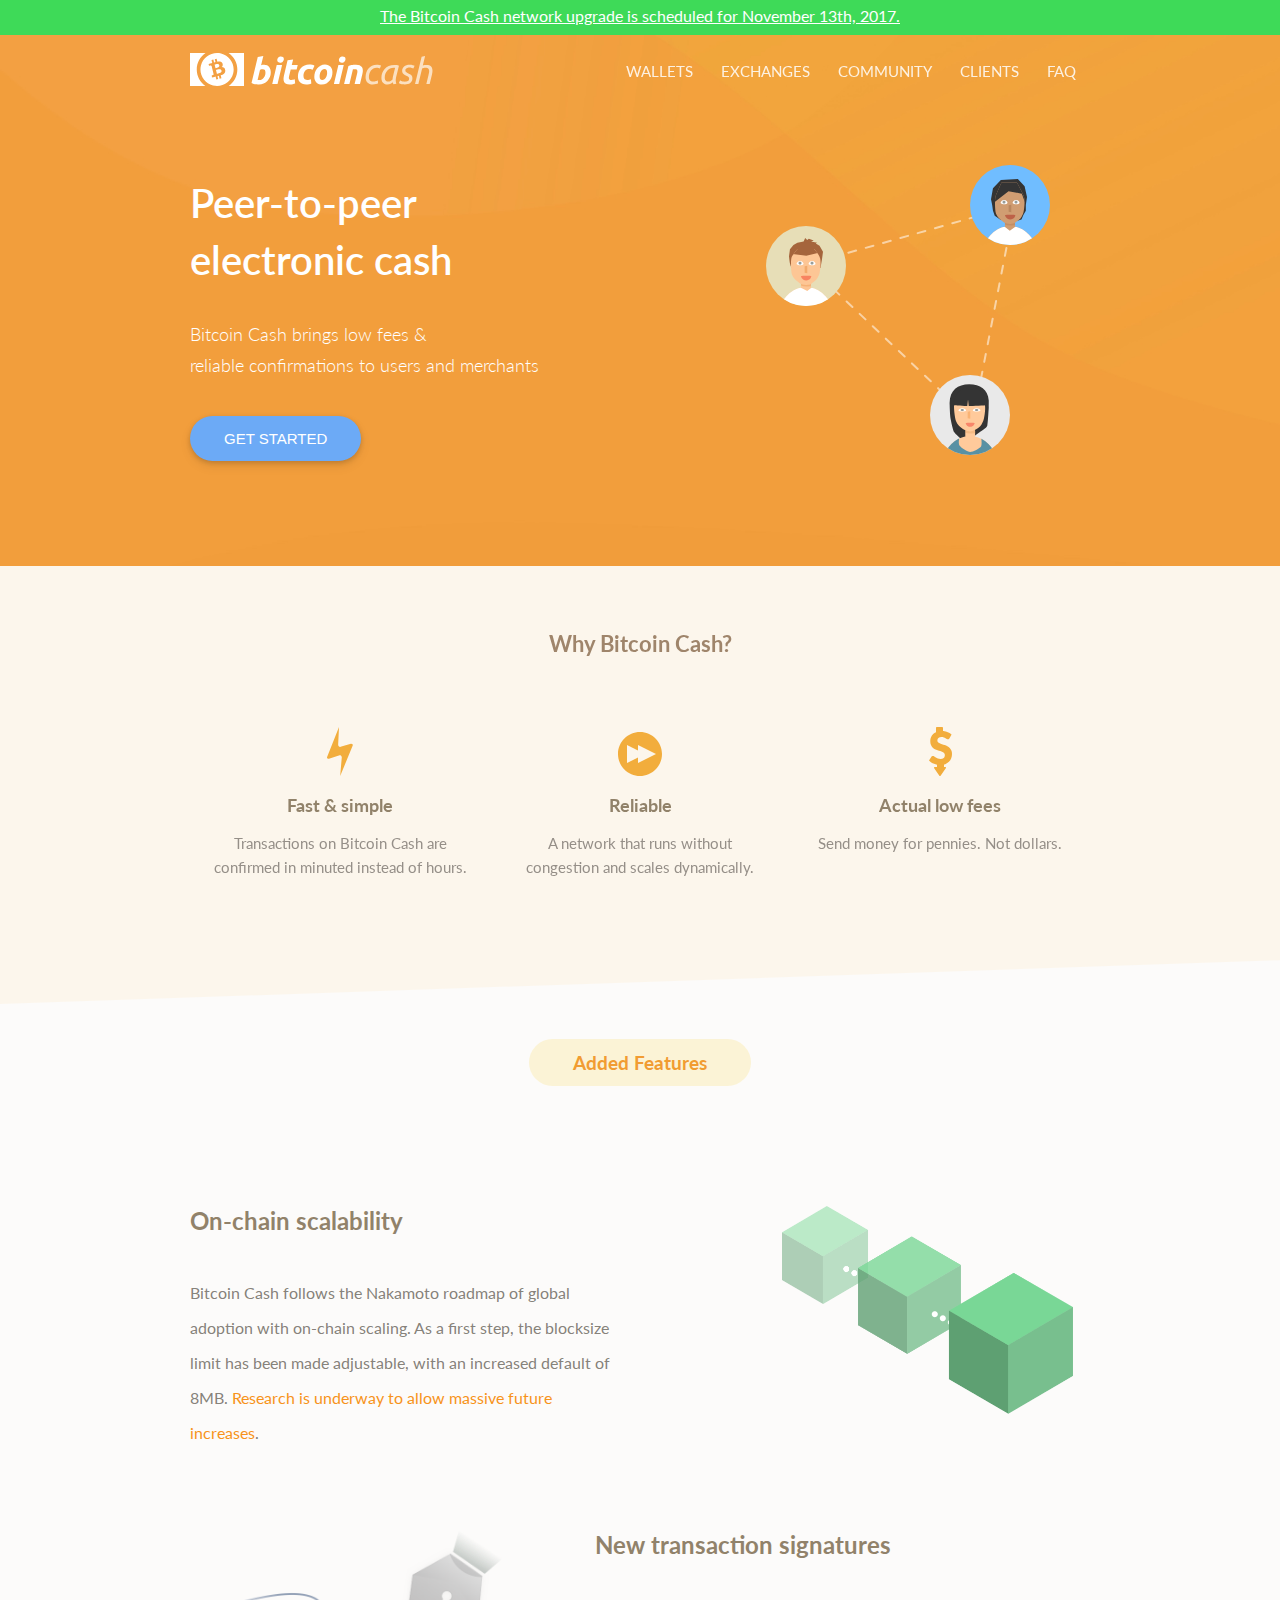
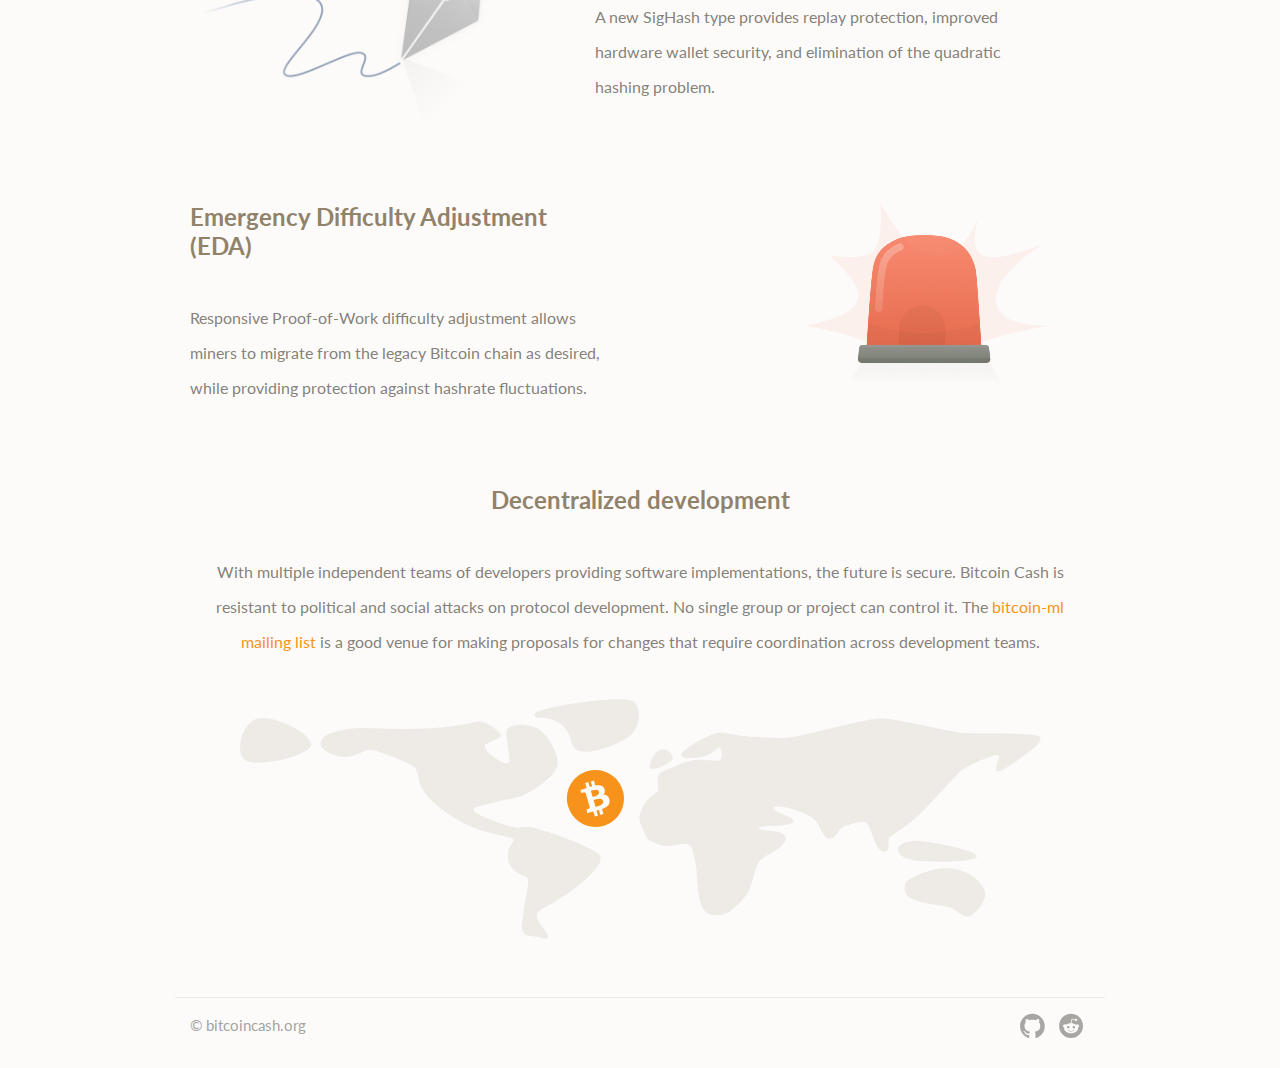
<file: index.html>
<!DOCTYPE html>
 <html><head><meta charset="utf-8"/><meta http-equiv="x-ua-compatible" content="ie=edge"/><meta name="viewport" content="width=device-width, initial-scale=1, shrink-to-fit=no"/><link rel="preload" href="/component---src-layouts-landing-page-js-d3e55fa6e1a7f02f0cac.js" as="script"/><link rel="preload" href="/component---src-pages-index-js-e72ae71e5cd99b4c4e32.js" as="script"/><link rel="preload" href="/path---index-a0e39f21c11f6a62c5ab.js" as="script"/><link rel="preload" href="/app-acb2a2330e5158d832f8.js" as="script"/><link rel="preload" href="/commons-fbc9633fc2915bf12a96.js" as="script"/><script id="webpack-manifest">
            //<![CDATA[
            window.webpackManifest = {"231608221292675":"app-acb2a2330e5158d832f8.js","192376757782131":"component---src-templates-info-js-456c077464030086524b.js","162898551421021":"component---src-pages-404-js-4503918ea3a16cfcdb75.js","35783957827783":"component---src-pages-index-js-e72ae71e5cd99b4c4e32.js","60335399758886":"path----131f9aef94525eeb6ecd.js","89964437801898":"path---exchanges-aedddb7d2831cb4c5e86.js","84887730282209":"path---faq-65c5b6e42cca383a7978.js","80240100688149":"path---clients-959b3fa8e5e3911490f8.js","97786326051841":"path---projects-44917730f01d3f184af6.js","152129398714684":"path---wallets-15496360a031353c4d8b.js","257431895517821":"path---services-eb6c0a51d577ce4ad221.js","254022195166212":"path---404-a0e39f21c11f6a62c5ab.js","142629428675168":"path---index-a0e39f21c11f6a62c5ab.js","178698757827068":"path---404-html-a0e39f21c11f6a62c5ab.js","114276838955818":"component---src-layouts-index-js-f1b4e95ae78144b74a7f.js","219263751331854":"component---src-layouts-landing-page-js-d3e55fa6e1a7f02f0cac.js"}
            //]]>
            </script><title data-react-helmet="true">Bitcoin Cash - Peer-to-Peer Electronic Cash</title><meta data-react-helmet="true" name="description" content="Bitcoin Cash brings sound money to the world. Merchants and users are empowered with low fees and reliable confirmations. The future shines brightly with unrestricted growth, global adoption, permissionless innovation, and decentralized development."/><meta data-react-helmet="true" name="og:title" content="Bitcoin Cash - Peer-to-Peer Electronic Cash"/><meta data-react-helmet="true" name="og:description" content="Bitcoin Cash brings sound money to the world. Merchants and users are empowered with low fees and reliable confirmations. The future shines brightly with unrestricted growth, global adoption, permissionless innovation, and decentralized development."/><meta data-react-helmet="true" name="og:image" content="/static/images/bitcoin-cash-logotype.png"/><meta data-react-helmet="true" name="viewport" content="width=device-width, initial-scale=1.0, maximum-scale=1.0, user-scalable=no"/><style id="__jsx-style-2941405734">a[data-jsx="2941405734"]{background-color:#3eda58;margin-top:-7px;display:block;padding:10px;padding-top:13px;color:white;text-align:center;text-decoration:none;font-weight:400}a[data-jsx="2941405734"]:hover{text-decoration:underline}
/*# sourceMappingURL=[data-uri] */
/*@ sourceURL=src/components/layout/Header/index.js */</style><style id="__jsx-style-3076129719">.content[data-jsx="3076129719"]{max-width:900px;padding:15px;margin:0 auto}
/*# sourceMappingURL=[data-uri] */
/*@ sourceURL=src/components/layout/Content.js */</style><style id="__jsx-style-1866970668">header[data-jsx="1866970668"]{position:fixed;top:0;left:0;right:0;z-index:10;-webkit-transition:background-color 0.3s;transition:background-color 0.3s}header[data-solid="true"][data-jsx="1866970668"]{background-color:white;box-shadow:0 1px 2px 0 rgba(0,0,0,0.10)}header[data-solid="true"][data-jsx="1866970668"] #logomark,header[data-solid="true"][data-jsx="1866970668"] #cash{-webkit-fill:#f7931a;fill:#f7931a;-webkit-fill-opacity:1;fill-opacity:1}header[data-solid="true"][data-jsx="1866970668"] #bitcoin{-webkit-fill:#565d59;fill:#565d59}header[data-solid="true"][data-jsx="1866970668"] nav[data-jsx="1866970668"] a,header[data-solid="true"][data-jsx="1866970668"] nav[data-jsx="1866970668"] span{color:#7A817C}header[data-solid="true"][data-jsx="1866970668"] nav[data-jsx="1866970668"] a:hover{color:#4e524f}nav[data-jsx="1866970668"]{-webkit-flex-grow:1;-ms-flex-grow:1;flex-grow:1;text-align:right}nav[data-jsx="1866970668"] a,nav[data-jsx="1866970668"] span{display:inline-block;padding:6px 8px;font-size:15px;color:rgba(255,255,255,0.85);margin:0 6px;text-transform:uppercase;text-decoration:none;cursor:pointer}nav[data-jsx="1866970668"] a:hover,nav[data-jsx="1866970668"] span:hover{color:white}.dropdown[data-jsx="1866970668"]{position:relative}.dropdown[data-jsx="1866970668"]:hover .box[data-jsx="1866970668"]{display:block}nav[data-jsx="1866970668"] .dropdown:hover{background-color:rgba(0,0,0,0.1);border-top-left-radius:5px;border-top-right-radius:5px}header[data-solid="true"][data-jsx="1866970668"] nav[data-jsx="1866970668"] .dropdown:hover{background-color:#56ac6f;color:white}.box[data-jsx="1866970668"]{position:absolute;border:1px solid #95ab9b;border-radius:3px;border-top-left-radius:0;padding:5px 0;top:100%;left:0;min-width:120%;text-align:left;background-color:white;display:none}.box[data-jsx="1866970668"] a{font-size:14px}.box[data-jsx="1866970668"] .dropdown{display:block;margin:0;border-radius:0 !important}header[data-solid="false"][data-jsx="1866970668"] .box[data-jsx="1866970668"] a{color:#737d76}.menu-button[data-jsx="1866970668"]{margin-right:10px;display:none}@media (max-width:800px){.menu-button[data-jsx="1866970668"]{display:block}nav[data-jsx="1866970668"]{position:absolute;top:69px;background-color:white;left:0;right:0;text-align:center;border-top:1px solid #00000026;box-shadow:0px 2px 2px rgba(0,0,0,0.08);display:none}nav[data-show="true"][data-jsx="1866970668"]{display:block}nav[data-jsx="1866970668"] a,nav[data-jsx="1866970668"] span{display:block;color:#566156;padding:18px 0}.dropdown[data-jsx="1866970668"]{padding-bottom:0;line-height:45px;padding-top:2px}.box[data-jsx="1866970668"]{position:relative;min-width:0}.box[data-jsx="1866970668"] .dropdown{text-align:center;padding:5px}}
/*# sourceMappingURL=[data-uri] */
/*@ sourceURL=src/components/layout/Header/index.js */</style><style id="__jsx-style-3100610640">.top[data-jsx="3100610640"]{background-color:#f29e3c;background-image:url(/static/bg.693f80ac.jpg);background-size:cover;background-position:center center;color:white;padding-top:160px;padding-bottom:90px}h2[data-jsx="3100610640"]{font-weight:600;font-size:40px;line-height:57px}h3[data-jsx="3100610640"]{font-size:18px;line-height:31px;font-weight:300;margin-top:30px}.text[data-jsx="3100610640"],.artwork[data-jsx="3100610640"]{display:inline-block;vertical-align:top}.text[data-jsx="3100610640"]{-webkit-flex-grow:1;-ms-flex-grow:1;flex-grow:1}.artwork[data-jsx="3100610640"]{position:relative;width:284px;height:227px}.coin[data-jsx="3100610640"]{background-image:url([data-uri]);width:30px;height:30px;display:inline-block;background-size:100%;position:absolute;top:50px;left:-5px;-webkit-animation:coinSenddatajsx3100610640 4s infinite;animation:coinSenddatajsx3100610640 4s infinite}@-webkit-keyframes coinSenddatajsx3100610640{0%{top:45px;left:-5px}33%{top:200px;left:155px}66%{top:-10px;left:195px}100%{top:45px;left:-5px}}@keyframes coinSenddatajsx3100610640{0%{top:45px;left:-5px}33%{top:200px;left:155px}66%{top:-10px;left:195px}100%{top:45px;left:-5px}}button[data-jsx="3100610640"]{background-color:#6CAAF6;box-shadow:0 5px 12px 0 rgba(0,0,0,0.08), 0 2px 5px 0 rgba(0,0,0,0.16);border-radius:32px;font-size:15px;font-weight:500;color:white;text-transform:uppercase;padding:14px 34px;margin-top:35px;-webkit-transition:background-color 0.1s,box-shadow 0.1s,-webkit-transform 0.2s;-webkit-transition:background-color 0.1s,box-shadow 0.1s,transform 0.2s;transition:background-color 0.1s,box-shadow 0.1s,transform 0.2s}button[data-jsx="3100610640"]:hover{background-color:#79B2F9;box-shadow:0 8px 19px 0 rgba(0,0,0,0.08), 0 4px 9px 0 rgba(0,0,0,0.16);-webkit-transform:translateY(-1px);-ms-transform:translateY(-1px);transform:translateY(-1px)}@media (max-width:600px){.top[data-jsx="3100610640"]{padding-top:120px;padding-bottom:15px}.text[data-jsx="3100610640"]{margin-top:20px}.top[data-jsx="3100610640"] .content{-webkit-flex-direction:column;-ms-flex-direction:column;flex-direction:column;text-align:center}.artwork[data-jsx="3100610640"]{margin:80px 0;margin-bottom:40px;margin-left:70px}}
/*# sourceMappingURL=[data-uri] */
/*@ sourceURL=src/components/landing/Top/index.js */</style><style id="__jsx-style-3416258466">.bg[data-jsx="3416258466"]{background-color:#fcf6ec;padding-bottom:70px;-webkit-clip-path:url("#why-bg-mask");clip-path:url("#why-bg-mask");will-change:transform}h3[data-jsx="3416258466"]{font-size:22px;color:rgba(139,109,80,0.83);padding:30px 0;text-align:center}ul[data-jsx="3416258466"]{display:-webkit-box;display:-webkit-flex;display:-ms-flexbox;display:flex;-webkit-align-items:baseline;-webkit-box-align:baseline;-ms-flex-align:baseline;align-items:baseline;margin:40px 0}li[data-jsx="3416258466"]{text-align:center;vertical-align:top;-webkit-flex-grow:1;-ms-flex-grow:1;flex-grow:1;-webkit-flex-basis:0;-ms-flex-basis:0;flex-basis:0;margin:0 20px}h4[data-jsx="3416258466"]{font-size:18px;color:#91826A;margin:15px 0}p[data-jsx="3416258466"]{font-size:15px;color:rgba(88,83,78,0.63);line-height:24px}@media (max-width:600px){ul[data-jsx="3416258466"]{-webkit-flex-direction:column;-ms-flex-direction:column;flex-direction:column;-webkit-align-items:center;-webkit-box-align:center;-ms-flex-align:center;align-items:center;margin-top:5px}li[data-jsx="3416258466"]{margin:20px 0}}
/*# sourceMappingURL=[data-uri] */
/*@ sourceURL=src/components/landing/Why/index.js */</style><style id="__jsx-style-2461732475">section[data-jsx="2461732475"]{text-align:center;margin:80px 0;display:-webkit-box;display:-webkit-flex;display:-ms-flexbox;display:flex}h4[data-jsx="2461732475"],p[data-jsx="2461732475"]{max-width:420px}.text[data-jsx="2461732475"]{text-align:left;display:inline-block;-webkit-flex-grow:1;-ms-flex-grow:1;flex-grow:1}section[data-jsx="2461732475"]:nth-child(odd){-webkit-flex-direction:row-reverse;-ms-flex-direction:row-reverse;flex-direction:row-reverse}section[data-jsx="2461732475"]:nth-child(even) .text[data-jsx="2461732475"]{margin-right:80px}section[data-jsx="2461732475"]:nth-child(odd) .text[data-jsx="2461732475"]{margin-left:80px}.artwork[data-jsx="2461732475"]{background-size:contain;background-repeat:no-repeat;background-position:center center;display:inline-block;-webkit-flex-basis:325px;-ms-flex-basis:325px;flex-basis:325px;width:325px;min-width:325px}.artwork.on-chain[data-jsx="2461732475"]{background-image:url(/static/scalable.783f5e5f.png);height:208px}.artwork.signature[data-jsx="2461732475"]{background-image:url(/static/signature.31b5554d.png);height:192px}.artwork.eda[data-jsx="2461732475"]{background-image:url(/static/eda.cc2e5321.png);height:181px}@media (max-width:800px){section[data-jsx="2461732475"]{margin:40px 0}section[data-jsx="2461732475"],section[data-jsx="2461732475"]:nth-child(odd){-webkit-flex-direction:column;-ms-flex-direction:column;flex-direction:column}section[data-jsx="2461732475"]:nth-child(even) .text[data-jsx="2461732475"],section[data-jsx="2461732475"]:nth-child(odd) .text[data-jsx="2461732475"]{margin:0}.text[data-jsx="2461732475"]{text-align:center}h4[data-jsx="2461732475"],p[data-jsx="2461732475"]{max-width:none}.artwork[data-jsx="2461732475"]{margin:-50px auto;width:240px !important;height:60px !important;min-width:0}.artwork.signature[data-jsx="2461732475"]{width:270px !important}}
/*# sourceMappingURL=[data-uri] */
/*@ sourceURL=src/components/landing/Features/index.js */</style><style id="__jsx-style-271212739">h3[data-jsx="271212739"]{background-color:rgba(247,208,35,0.17);border-radius:27px;display:inline-block;font-size:19px;color:#F19C32;padding:12px 44px;margin-top:20px;margin-bottom:40px}.features[data-jsx="271212739"] h4{font-size:24px;color:#91826A;margin-bottom:40px}.features[data-jsx="271212739"] p{font-size:16px;color:rgba(114,109,101,0.87);line-height:35px}.features[data-jsx="271212739"] .global-artwork{margin:40px 0}@media (max-width:800px){.features[data-jsx="271212739"] h4{margin-bottom:20px}.features[data-jsx="271212739"] .global-artwork{position:relative;left:50%;-webkit-transform:translateX(-50%);-ms-transform:translateX(-50%);transform:translateX(-50%);margin-left:45px}}
/*# sourceMappingURL=[data-uri] */
/*@ sourceURL=src/components/landing/Features/index.js */</style><style id="__jsx-style-2073796484">footer[data-jsx="2073796484"]{padding-bottom:40px}p[data-jsx="2073796484"]{font-size:15px;color:rgba(147,146,142,0.86);float:left;margin-top:3px}.social[data-jsx="2073796484"]{float:right}a[data-jsx="2073796484"]{margin:0 7px}
/*# sourceMappingURL=[data-uri] */
/*@ sourceURL=src/components/layout/Footer/index.js */</style><link href="https://fonts.googleapis.com/css?family=Lato|Lato:700" rel="stylesheet"/><script>
  !function(e,t,r){function n(){for(;d[0]&&"loaded"==d[0][f];)c=d.shift(),c[o]=!i.parentNode.insertBefore(c,i)}for(var s,a,c,d=[],i=e.scripts[0],o="onreadystatechange",f="readyState";s=r.shift();)a=e.createElement(t),"async"in i?(a.async=!1,e.head.appendChild(a)):i[f]?(d.push(a),a[o]=n):e.write("<"+t+' src="'+s+'" defer></'+t+">"),a.src=s}(document,"script",[
  "/commons-fbc9633fc2915bf12a96.js","/app-acb2a2330e5158d832f8.js","/path---index-a0e39f21c11f6a62c5ab.js","/component---src-pages-index-js-e72ae71e5cd99b4c4e32.js","/component---src-layouts-landing-page-js-d3e55fa6e1a7f02f0cac.js"
])
  </script><style id="gatsby-inlined-css">*{margin:0;padding:0}body{font-family:Lato,Helvetica Neue,Helvetica,Arial,sans-serif;background-color:#fcfbfa}button{border:none;background:none;cursor:pointer}button:focus{outline:none}ol,ul{list-style-type:none;padding:0}p a{color:#f7931a;text-decoration:none}</style></head><body><div id="___gatsby"><div data-reactroot="" data-reactid="1" data-react-checksum="869223173"><!-- react-empty: 2 --><header data-solid="false" data-jsx="1866970668" data-reactid="3"><a href="https://www.bitcoinabc.org/november" target="_blank" data-jsx="2941405734" data-reactid="4"><!-- react-text: 5 -->The Bitcoin Cash network upgrade is scheduled for November 13th, 2017.<!-- /react-text --><!-- react-empty: 6 --></a><div class="content" style="display:flex;align-items:center;position:relative;padding-top:18px;padding-bottom:18px;" data-jsx="3076129719" data-reactid="7"><a style="flex-grow:1;" href="/" data-reactid="8"><svg width="243px" height="33px" viewBox="0 0 243 33" version="1.1" data-reactid="9"><title data-reactid="10">logotype</title><desc data-reactid="11">Created with Sketch.</desc><defs data-reactid="12"></defs><g id="Page-1" stroke="none" stroke-width="1" fill="none" fill-rule="evenodd" data-reactid="13"><g id="Landing-page" transform="translate(-94.000000, -100.000000)" fill="#FFFFFF" data-reactid="14"><g id="header" transform="translate(94.000000, 93.000000)" data-reactid="15"><g id="logotype" transform="translate(0.000000, 7.000000)" data-reactid="16"><path d="M74.084,11.668 C75.2360058,11.668 76.2319958,11.871998 77.072,12.28 C77.9120042,12.688002 78.6079972,13.2399965 79.16,13.936 C79.7120028,14.6320035 80.1199987,15.4479953 80.384,16.384 C80.6480013,17.3200047 80.78,18.3279946 80.78,19.408 C80.78,21.0640083 80.4740031,22.6299926 79.862,24.106 C79.2499969,25.5820074 78.4160053,26.8659945 77.36,27.958 C76.3039947,29.0500055 75.0560072,29.9139968 73.616,30.55 C72.1759928,31.1860032 70.6160084,31.504 68.936,31.504 C68.7199989,31.504 68.3420027,31.4980001 67.802,31.486 C67.2619973,31.4739999 66.6440035,31.4200005 65.948,31.324 C65.2519965,31.2279995 64.5140039,31.084001 63.734,30.892 C62.9539961,30.699999 62.2160035,30.4360017 61.52,30.1 L67.748,3.928 L73.328,3.064 L71.096,12.352 C71.5760024,12.1359989 72.0559976,11.9680006 72.536,11.848 C73.0160024,11.7279994 73.5319972,11.668 74.084,11.668 Z M69.404,27.076 C70.2440042,27.076 71.0359963,26.872002 71.78,26.464 C72.5240037,26.055998 73.1659973,25.5100034 73.706,24.826 C74.2460027,24.1419966 74.6719984,23.3680043 74.984,22.504 C75.2960016,21.6399957 75.452,20.7400047 75.452,19.804 C75.452,18.6519942 75.2600019,17.7520032 74.876,17.104 C74.4919981,16.4559968 73.7840052,16.132 72.752,16.132 C72.4159983,16.132 71.9780027,16.1919994 71.438,16.312 C70.8979973,16.4320006 70.4120022,16.6839981 69.98,17.068 L67.604,26.932 C67.7480007,26.9560001 67.8739995,26.9799999 67.982,27.004 C68.0900005,27.0280001 68.2039994,27.0459999 68.324,27.058 C68.4440006,27.0700001 68.5879992,27.076 68.756,27.076 L69.404,27.076 Z M87.548,31 L82.22,31 L86.72,12.064 L92.084,12.064 L87.548,31 Z M90.14,9.76 C89.3959963,9.76 88.724003,9.53800222 88.124,9.094 C87.523997,8.64999778 87.224,7.97200456 87.224,7.06 C87.224,6.55599748 87.325999,6.08200222 87.53,5.638 C87.734001,5.19399778 88.0039983,4.81000162 88.34,4.486 C88.6760017,4.16199838 89.0659978,3.90400096 89.51,3.712 C89.9540022,3.51999904 90.4279975,3.424 90.932,3.424 C91.6760037,3.424 92.347997,3.64599778 92.948,4.09 C93.548003,4.53400222 93.848,5.21199544 93.848,6.124 C93.848,6.62800252 93.746001,7.10199778 93.542,7.546 C93.337999,7.99000222 93.0680017,8.37399838 92.732,8.698 C92.3959983,9.02200162 92.0060022,9.27999904 91.562,9.472 C91.1179978,9.66400096 90.6440025,9.76 90.14,9.76 Z M97.556,7.348 L103.136,6.484 L101.768,12.064 L107.744,12.064 L106.664,16.456 L100.724,16.456 L99.14,23.08 C98.9959993,23.6320028 98.9060002,24.1479976 98.87,24.628 C98.8339998,25.1080024 98.8939992,25.5219983 99.05,25.87 C99.2060008,26.2180017 99.4759981,26.487999 99.86,26.68 C100.244002,26.872001 100.771997,26.968 101.444,26.968 C102.020003,26.968 102.577997,26.9140005 103.118,26.806 C103.658003,26.6979995 104.203997,26.548001 104.756,26.356 L105.152,30.46 C104.431996,30.7240013 103.652004,30.951999 102.812,31.144 C101.971996,31.336001 100.976006,31.432 99.824,31.432 C98.1679917,31.432 96.8840046,31.1860025 95.972,30.694 C95.0599954,30.2019975 94.4120019,29.5300043 94.028,28.678 C93.6439981,27.8259957 93.4759998,26.8480055 93.524,25.744 C93.5720002,24.6399945 93.7399986,23.4760061 94.028,22.252 L97.556,7.348 Z M107.924,23.44 C107.924,21.8079918 108.187997,20.2720072 108.716,18.832 C109.244003,17.3919928 109.999995,16.1320054 110.984,15.052 C111.968005,13.9719946 113.161993,13.1200031 114.566,12.496 C115.970007,11.8719969 117.535991,11.56 119.264,11.56 C120.344005,11.56 121.309996,11.661999 122.162,11.866 C123.014004,12.070001 123.787997,12.3399983 124.484,12.676 L122.648,16.852 C122.167998,16.659999 121.670003,16.4860008 121.154,16.33 C120.637997,16.1739992 120.008004,16.096 119.264,16.096 C117.463991,16.096 116.048005,16.7019939 115.016,17.914 C113.983995,19.1260061 113.468,20.7759896 113.468,22.864 C113.468,24.0880061 113.731997,25.0779962 114.26,25.834 C114.788003,26.5900038 115.759993,26.968 117.176,26.968 C117.872003,26.968 118.543997,26.8960007 119.192,26.752 C119.840003,26.6079993 120.415997,26.4280011 120.92,26.212 L121.316,30.496 C120.643997,30.7600013 119.906004,30.993999 119.102,31.198 C118.297996,31.402001 117.320006,31.504 116.168,31.504 C114.679993,31.504 113.420005,31.2880022 112.388,30.856 C111.355995,30.4239978 110.504003,29.8420037 109.832,29.11 C109.159997,28.3779963 108.674002,27.5200049 108.374,26.536 C108.073999,25.5519951 107.924,24.5200054 107.924,23.44 Z M131.792,31.504 C130.519994,31.504 129.416005,31.3120019 128.48,30.928 C127.543995,30.5439981 126.770003,30.0040035 126.158,29.308 C125.545997,28.6119965 125.084002,27.7900047 124.772,26.842 C124.459998,25.8939953 124.304,24.8440058 124.304,23.692 C124.304,22.2519928 124.537998,20.8120072 125.006,19.372 C125.474002,17.9319928 126.163995,16.6360058 127.076,15.484 C127.988005,14.3319942 129.103993,13.3900037 130.424,12.658 C131.744007,11.9259963 133.255991,11.56 134.96,11.56 C136.208006,11.56 137.305995,11.7519981 138.254,12.136 C139.202005,12.5200019 139.981997,13.0599965 140.594,13.756 C141.206003,14.4520035 141.667998,15.2739953 141.98,16.222 C142.292002,17.1700047 142.448,18.2199942 142.448,19.372 C142.448,20.8120072 142.220002,22.2519928 141.764,23.692 C141.307998,25.1320072 140.636004,26.4279942 139.748,27.58 C138.859996,28.7320058 137.750007,29.6739963 136.418,30.406 C135.085993,31.1380037 133.544009,31.504 131.792,31.504 Z M134.456,16.096 C133.663996,16.096 132.968003,16.3239977 132.368,16.78 C131.767997,17.2360023 131.264002,17.8119965 130.856,18.508 C130.447998,19.2040035 130.142001,19.9659959 129.938,20.794 C129.733999,21.6220041 129.632,22.4079963 129.632,23.152 C129.632,24.3760061 129.823998,25.3179967 130.208,25.978 C130.592002,26.6380033 131.287995,26.968 132.296,26.968 C133.088004,26.968 133.783997,26.7400023 134.384,26.284 C134.984003,25.8279977 135.487998,25.2520035 135.896,24.556 C136.304002,23.8599965 136.609999,23.0980041 136.814,22.27 C137.018001,21.4419959 137.12,20.6560037 137.12,19.912 C137.12,18.6879939 136.928002,17.7460033 136.544,17.086 C136.159998,16.4259967 135.464005,16.096 134.456,16.096 Z M149.216,31 L143.888,31 L148.388,12.064 L153.752,12.064 L149.216,31 Z M151.808,9.76 C151.063996,9.76 150.392003,9.53800222 149.792,9.094 C149.191997,8.64999778 148.892,7.97200456 148.892,7.06 C148.892,6.55599748 148.993999,6.08200222 149.198,5.638 C149.402001,5.19399778 149.671998,4.81000162 150.008,4.486 C150.344002,4.16199838 150.733998,3.90400096 151.178,3.712 C151.622002,3.51999904 152.095997,3.424 152.6,3.424 C153.344004,3.424 154.015997,3.64599778 154.616,4.09 C155.216003,4.53400222 155.516,5.21199544 155.516,6.124 C155.516,6.62800252 155.414001,7.10199778 155.21,7.546 C155.005999,7.99000222 154.736002,8.37399838 154.4,8.698 C154.063998,9.02200162 153.674002,9.27999904 153.23,9.472 C152.785998,9.66400096 152.312003,9.76 151.808,9.76 Z M158.432,12.928 C158.840002,12.8079994 159.289998,12.6700008 159.782,12.514 C160.274002,12.3579992 160.825997,12.2140007 161.438,12.082 C162.050003,11.9499993 162.733996,11.8420004 163.49,11.758 C164.246004,11.6739996 165.103995,11.632 166.064,11.632 C168.896014,11.632 170.839995,12.4479918 171.896,14.08 C172.952005,15.7120082 173.132003,17.9439858 172.436,20.776 L169.988,31 L164.624,31 L167,20.992 C167.144001,20.3679969 167.258,19.7620029 167.342,19.174 C167.426,18.5859971 167.42,18.0700022 167.324,17.626 C167.228,17.1819978 167.006002,16.8220014 166.658,16.546 C166.309998,16.2699986 165.776004,16.132 165.056,16.132 C164.359997,16.132 163.652004,16.2039993 162.932,16.348 L159.44,31 L154.076,31 L158.432,12.928 Z" id="bitcoin" data-reactid="17"></path><path d="M175.568,24.304 C175.568,22.6719918 175.813998,21.1000076 176.306,19.588 C176.798002,18.0759924 177.523995,16.7440058 178.484,15.592 C179.444005,14.4399942 180.619993,13.5220034 182.012,12.838 C183.404007,12.1539966 184.999991,11.812 186.8,11.812 C187.592004,11.812 188.347996,11.8659995 189.068,11.974 C189.788004,12.0820005 190.471997,12.2919984 191.12,12.604 L189.86,15.412 C189.475998,15.1959989 189.026003,15.0280006 188.51,14.908 C187.993997,14.7879994 187.328004,14.728 186.512,14.728 C185.335994,14.728 184.280005,14.9859974 183.344,15.502 C182.407995,16.0180026 181.610003,16.7019957 180.95,17.554 C180.289997,18.4060043 179.786002,19.3899944 179.438,20.506 C179.089998,21.6220056 178.916,22.779994 178.916,23.98 C178.916,24.6040031 178.981999,25.1919972 179.114,25.744 C179.246001,26.2960028 179.479998,26.7819979 179.816,27.202 C180.152002,27.6220021 180.601997,27.9519988 181.166,28.192 C181.730003,28.4320012 182.443996,28.552 183.308,28.552 C183.740002,28.552 184.195998,28.5100004 184.676,28.426 C185.156002,28.3419996 185.599998,28.2400006 186.008,28.12 C186.416002,27.9999994 186.781998,27.8740007 187.106,27.742 C187.430002,27.6099993 187.663999,27.4840006 187.808,27.364 L188.096,30.208 C187.639998,30.4960014 186.932005,30.7779986 185.972,31.054 C185.011995,31.3300014 183.920006,31.468 182.696,31.468 C181.543994,31.468 180.524004,31.2940017 179.636,30.946 C178.747996,30.5979983 178.004003,30.1060032 177.404,29.47 C176.803997,28.8339968 176.348002,28.0780044 176.036,27.202 C175.723998,26.3259956 175.568,25.3600053 175.568,24.304 Z M203.432,31.216 C203.311999,30.9519987 203.192001,30.6580016 203.072,30.334 C202.951999,30.0099984 202.856,29.6680018 202.784,29.308 C202.255997,29.7880024 201.548004,30.2679976 200.66,30.748 C199.771996,31.2280024 198.680006,31.468 197.384,31.468 C196.327995,31.468 195.422004,31.3000017 194.666,30.964 C193.909996,30.6279983 193.292002,30.160003 192.812,29.56 C192.331998,28.959997 191.978001,28.2520041 191.75,27.436 C191.521999,26.6199959 191.408,25.7200049 191.408,24.736 C191.408,23.127992 191.677997,21.5560077 192.218,20.02 C192.758003,18.4839923 193.567995,17.116006 194.648,15.916 C195.728005,14.715994 197.083992,13.7440037 198.716,13 C200.348008,12.2559963 202.255989,11.884 204.44,11.884 C205.088003,11.884 205.843996,11.9559993 206.708,12.1 C207.572004,12.2440007 208.315997,12.4839983 208.94,12.82 L206.168,24.124 C206.047999,24.6760028 205.946,25.2039975 205.862,25.708 C205.778,26.2120025 205.736,26.7399972 205.736,27.292 C205.736,27.8440028 205.784,28.4019972 205.88,28.966 C205.976,29.5300028 206.143999,30.1359968 206.384,30.784 L203.432,31.216 Z M198.068,28.624 C199.076005,28.624 199.939996,28.4080022 200.66,27.976 C201.380004,27.5439978 202.003997,27.0400029 202.532,26.464 C202.556,26.055998 202.598,25.6300022 202.658,25.186 C202.718,24.7419978 202.796,24.2920023 202.892,23.836 L205.052,14.908 C204.931999,14.8599998 204.734001,14.8240001 204.458,14.8 C204.181999,14.7759999 203.936001,14.764 203.72,14.764 C202.351993,14.764 201.116006,15.0279974 200.012,15.556 C198.907994,16.0840026 197.966004,16.7859956 197.186,17.662 C196.405996,18.5380044 195.806002,19.5579942 195.386,20.722 C194.965998,21.8860058 194.756,23.1039936 194.756,24.376 C194.756,24.8800025 194.804,25.3899974 194.9,25.906 C194.996,26.4220026 195.169999,26.877998 195.422,27.274 C195.674001,27.670002 196.009998,27.9939987 196.43,28.246 C196.850002,28.4980013 197.395997,28.624 198.068,28.624 Z M214.88,28.66 C215.384003,28.66 215.893997,28.6120005 216.41,28.516 C216.926003,28.4199995 217.381998,28.2640011 217.778,28.048 C218.174002,27.8319989 218.497999,27.5380019 218.75,27.166 C219.002001,26.7939981 219.128,26.3320028 219.128,25.78 C219.128,25.4199982 219.068001,25.1020014 218.948,24.826 C218.827999,24.5499986 218.636001,24.2920012 218.372,24.052 C218.107999,23.8119988 217.778002,23.5780011 217.382,23.35 C216.985998,23.1219989 216.512003,22.8640014 215.96,22.576 C215.407997,22.3119987 214.904002,22.0480013 214.448,21.784 C213.991998,21.5199987 213.590002,21.2080018 213.242,20.848 C212.893998,20.4879982 212.624001,20.0620025 212.432,19.57 C212.239999,19.0779975 212.144,18.4840035 212.144,17.788 C212.144,15.987991 212.791994,14.5420055 214.088,13.45 C215.384006,12.3579945 217.267988,11.812 219.74,11.812 C220.892006,11.812 221.905996,11.9259989 222.782,12.154 C223.658004,12.3820011 224.263998,12.591999 224.6,12.784 L223.34,15.52 C223.003998,15.327999 222.464004,15.1240011 221.72,14.908 C220.975996,14.6919989 220.148005,14.584 219.236,14.584 C218.779998,14.584 218.324002,14.6319995 217.868,14.728 C217.411998,14.8240005 216.998002,14.9859989 216.626,15.214 C216.253998,15.4420011 215.954001,15.7419981 215.726,16.114 C215.497999,16.4860019 215.384,16.9359974 215.384,17.464 C215.384,18.1120032 215.635997,18.6459979 216.14,19.066 C216.644003,19.4860021 217.399995,19.9239977 218.408,20.38 C219.032003,20.6680014 219.589998,20.9619985 220.082,21.262 C220.574002,21.5620015 220.993998,21.8979981 221.342,22.27 C221.690002,22.6420019 221.953999,23.0799975 222.134,23.584 C222.314001,24.0880025 222.404,24.6879965 222.404,25.384 C222.404,26.392005 222.212002,27.2799962 221.828,28.048 C221.443998,28.8160038 220.910003,29.4519975 220.226,29.956 C219.541997,30.4600025 218.732005,30.8379987 217.796,31.09 C216.859995,31.3420013 215.840006,31.468 214.736,31.468 C213.919996,31.468 213.182003,31.4140005 212.522,31.306 C211.861997,31.1979995 211.286002,31.0720007 210.794,30.928 C210.301998,30.7839993 209.894002,30.6340008 209.57,30.478 C209.245998,30.3219992 209.000001,30.1960005 208.832,30.1 L210.128,27.364 C210.296001,27.4600005 210.529998,27.5799993 210.83,27.724 C211.130001,27.8680007 211.489998,28.0119993 211.91,28.156 C212.330002,28.3000007 212.791997,28.4199995 213.296,28.516 C213.800003,28.6120005 214.327997,28.66 214.88,28.66 Z M225.032,31 L231.62,3.64 L235.112,3.064 L232.808,12.532 C233.360003,12.339999 233.941997,12.1840006 234.554,12.064 C235.166003,11.9439994 235.783997,11.884 236.408,11.884 C237.488005,11.884 238.417996,12.0339985 239.198,12.334 C239.978004,12.6340015 240.607998,13.0419974 241.088,13.558 C241.568002,14.0740026 241.921999,14.6979963 242.15,15.43 C242.378001,16.1620037 242.492,16.9599957 242.492,17.824 C242.492,18.8800053 242.324002,20.0799933 241.988,21.424 L239.684,31 L236.336,31 L238.46,22.144 C238.628001,21.4719966 238.789999,20.7880035 238.946,20.092 C239.102001,19.3959965 239.18,18.7360031 239.18,18.112 C239.18,17.1519952 238.916003,16.3540032 238.388,15.718 C237.859997,15.0819968 236.876007,14.764 235.436,14.764 C234.859997,14.764 234.266003,14.8179995 233.654,14.926 C233.041997,15.0340005 232.532002,15.183999 232.124,15.376 L228.38,31 L225.032,31 Z" id="cash" opacity="0.669723732" data-reactid="18"></path><g id="logomark" fill-rule="nonzero" data-reactid="19"><path d="M15.5301299,-6.13464834e-12 C10.2332931,3.62753361 6.76280835,9.68753569 6.76280835,16.5507692 C6.76280835,23.3503613 10.1692292,29.3615493 15.3832527,33 L0,33 L0,0 L15.5301299,0 Z M38.5723368,0 L54,0 L54,33 L38.7192141,33 C43.9332376,29.3615493 47.3396584,23.3503613 47.3396584,16.5507692 C47.3396584,9.68753569 43.8691737,3.62753361 38.5723368,-6.13464834e-12 Z M43.1539935,20.4285014 C40.9366705,29.2405733 31.9288608,34.6034821 23.0341481,32.40599 C14.1430668,30.2090119 8.73049535,21.2833387 10.9488559,12.4717808 C13.1651413,3.6586808 22.172951,-1.70474208 31.0650698,0.492236012 C39.9592638,2.6892141 45.3713165,11.6159154 43.1539935,20.4285014 L43.1539935,20.4285014 Z M32.5102106,10.6235988 C31.7751715,8.53726877 29.7381179,8.28872828 27.3392641,8.67586559 L26.6069965,5.70959611 L24.7877126,6.16788173 L25.5007316,9.05595755 C25.0224701,9.17644764 24.535892,9.30892275 24.0525445,9.4408436 L23.3351835,6.53355112 L21.5168158,6.99134963 L22.248143,9.95695558 C21.8562189,10.0641182 21.4711899,10.168778 21.0940681,10.2639977 L21.0915596,10.2548597 L18.5820428,10.8858391 L19.0585303,12.8141066 C19.0585303,12.8141066 20.3957645,12.4504005 20.3794935,12.4805773 C21.1164748,12.2952441 21.4611228,12.6594328 21.6213258,13.0082484 L22.4556256,16.3874241 C22.506545,16.3748939 22.5734011,16.3602894 22.6510351,16.3515895 C22.5904478,16.3669332 22.5254725,16.3828647 22.458906,16.400224 L23.6269935,21.1342918 C23.6514677,21.3726013 23.6057269,21.7739061 23.0910842,21.9044322 C23.1194153,21.9190383 21.7684815,22.237088 21.7684815,22.237088 L21.9392624,24.4843974 L24.3068461,23.8881617 C24.747569,23.7777412 25.1829164,23.6759966 25.6091738,23.5715222 L26.3504866,26.5713789 L28.1679381,26.1140675 L27.435164,23.1457403 C27.9366924,23.0303319 28.4205719,22.9126723 28.8919139,22.7935343 L29.6204673,25.7483981 L31.4397511,25.2901125 L30.7010911,22.2952448 C33.7167677,21.3509214 35.6687811,20.0471506 35.2309772,17.1296752 C34.8790206,14.7803165 33.5382392,14.0300825 31.6998359,14.0534835 C32.6230732,13.2548357 33.0507145,12.1495707 32.5102106,10.6235988 L32.5102106,10.6235988 Z M31.5602458,17.6834272 C32.1146683,19.9251328 28.1835974,20.6440992 26.9508753,20.9557258 L25.9701603,16.980716 C27.2036058,16.6704501 30.9831731,15.3449747 31.5602458,17.6834272 Z M29.3055006,12.292748 C29.8084254,14.3326199 26.5237098,14.9068768 25.4966905,15.1655605 L24.6069121,11.5604883 C25.6339315,11.3018045 28.7801196,10.1653344 29.3055006,12.292748 Z" id="Combined-Shape" data-reactid="20"></path></g></g></g></g></g></svg></a><button class="menu-button" data-jsx="1866970668" data-reactid="21"><svg width="29px" height="23px" viewBox="0 0 29 23" version="1.1" data-reactid="22"><title data-reactid="23">menu</title><desc data-reactid="24">Created with Sketch.</desc><defs data-reactid="25"></defs><g id="Page-1" stroke="none" stroke-width="1" fill="none" fill-rule="evenodd" data-reactid="26"><g id="Generic-page" transform="translate(-339.000000, -109.000000)" fill="#56AC6F" data-reactid="27"><g id="header" transform="translate(0.000000, 75.000000)" data-reactid="28"><path d="M341.5,34 L365.5,34 C366.880712,34 368,35.1192881 368,36.5 L368,36.5 C368,37.8807119 366.880712,39 365.5,39 L341.5,39 C340.119288,39 339,37.8807119 339,36.5 L339,36.5 L339,36.5 C339,35.1192881 340.119288,34 341.5,34 L341.5,34 Z M341.5,43 L365.5,43 C366.880712,43 368,44.1192881 368,45.5 C368,46.8807119 366.880712,48 365.5,48 L341.5,48 C340.119288,48 339,46.8807119 339,45.5 C339,44.1192881 340.119288,43 341.5,43 L341.5,43 Z M341.5,52 L365.5,52 C366.880712,52 368,53.1192881 368,54.5 C368,55.8807119 366.880712,57 365.5,57 L341.5,57 C340.119288,57 339,55.8807119 339,54.5 C339,53.1192881 340.119288,52 341.5,52 L341.5,52 Z" id="menu" data-reactid="29"></path></g></g></g></svg></button><nav data-show="false" data-jsx="1866970668" data-reactid="30"><a href="/wallets" data-reactid="31">Wallets</a><a href="/exchanges" data-reactid="32">Exchanges</a><span class="dropdown" data-jsx="1866970668" data-reactid="33"><!-- react-text: 34 -->Community<!-- /react-text --><div class="box" data-jsx="1866970668" data-reactid="35"><a class="dropdown" href="/services" data-reactid="36">Services</a><a class="dropdown" href="/projects" data-reactid="37">Projects</a></div></span><a href="/clients" data-reactid="38">Clients</a><a href="/faq" data-reactid="39">FAQ</a></nav><!-- react-empty: 40 --></div><!-- react-empty: 41 --></header><div data-reactid="42"><div class="top" data-jsx="3100610640" data-reactid="43"><div class="content" style="display:flex;align-items:center;overflow:hidden;" data-jsx="3076129719" data-reactid="44"><div class="text" data-jsx="3100610640" data-reactid="45"><h2 data-jsx="3100610640" data-reactid="46"><!-- react-text: 47 -->Peer-to-peer <!-- /react-text --><br data-jsx="3100610640" data-reactid="48"/><!-- react-text: 49 -->electronic cash<!-- /react-text --></h2><h3 data-jsx="3100610640" data-reactid="50"><!-- react-text: 51 -->Bitcoin Cash brings low fees &amp; <!-- /react-text --><br data-jsx="3100610640" data-reactid="52"/><!-- react-text: 53 -->reliable confirmations to users and merchants<!-- /react-text --></h3><button data-jsx="3100610640" data-reactid="54">Get started</button></div><div class="artwork" data-jsx="3100610640" data-reactid="55"><svg style="position:absolute;top:0;left:0;" width="209px" height="215px" viewBox="0 0 209 215" version="1.1" data-reactid="56"><title data-reactid="57">connection</title><desc data-reactid="58">Created with Sketch.</desc><defs data-reactid="59"></defs><g id="Page-1" stroke="none" stroke-width="1" fill="none" fill-rule="evenodd" stroke-dasharray="8,10" stroke-opacity="0.540845788" stroke-linecap="round" stroke-linejoin="round" data-reactid="60"><g id="Landing-page" transform="translate(-585.000000, -262.000000)" stroke="#FFFFFF" stroke-width="2" data-reactid="61"><g id="landing" transform="translate(0.000000, 75.000000)" data-reactid="62"><g id="artwork" transform="translate(547.000000, 147.000000)" data-reactid="63"><polygon id="connection" points="39.421875 99.3671875 204.738281 256.023438 246.671875 40.6367188" data-reactid="64"></polygon></g></g></g></g></svg><svg style="position:absolute;top:-40px;left:-40px;z-index:2;" width="284px" height="290px" viewBox="0 0 284 290" version="1.1" data-reactid="65"><title data-reactid="66">avatars</title><desc data-reactid="67">Created with Sketch.</desc><defs data-reactid="68"><circle id="path-1" cx="40" cy="40" r="40" data-reactid="69"></circle><path d="M0.186648577,21.5682293 C4.47703047,8.91929774 14.8417029,0 26.9462706,0 C39.0508383,0 49.4155107,8.91929774 53.7058926,21.5682293 L0.186648577,21.5682293 Z" id="path-3" data-reactid="70"></path><rect id="path-5" x="0.233557585" y="0.162587987" width="9.85822164" height="13.9665746" rx="4.92911082" data-reactid="71"></rect><circle id="path-7" cx="40" cy="40" r="40" data-reactid="72"></circle><path d="M0.186648577,21.5682293 C4.47703047,8.91929774 14.8417029,0 26.9462706,0 C39.0508383,0 49.4155107,8.91929774 53.7058926,21.5682293 L0.186648577,21.5682293 Z" id="path-9" data-reactid="73"></path><rect id="path-11" x="0.959183673" y="0.0298507463" width="10" height="6" data-reactid="74"></rect><path d="M1.36644023,15.1692177 C0.74729228,17.9304558 0.803575339,28.4053292 2.06178419,31.7507242 C3.31999304,35.0961192 5.52300239,36.9350659 7.54671288,38.5073296 C9.57042337,40.0795933 10.8592943,41.8375047 16.0031672,41.8891505 C21.1470401,41.9407963 20.6975564,40.9707015 24.1493891,38.5073296 C27.6012219,36.0439576 28.0195828,33.8859516 29.0758113,31.7507242 C30.1320397,29.6154968 31.2160361,19.062451 30.0957354,15.1692177 C29.3488683,12.5737289 26.9439756,7.67382847 22.8810572,0.46951648 L7.54671288,0.46951648 C3.83929641,8.42849191 1.77920553,13.3283923 1.36644023,15.1692177 Z" id="path-13" data-reactid="75"></path><circle id="path-15" cx="40" cy="40" r="40" data-reactid="76"></circle><path d="M0.186648577,21.5682293 C4.47703047,8.91929774 14.8417029,0 26.9462706,0 C39.0508383,0 49.4155107,8.91929774 53.7058926,21.5682293 L0.186648577,21.5682293 Z" id="path-17" data-reactid="77"></path><rect id="path-19" x="0.959183673" y="0.0298507463" width="10" height="6" data-reactid="78"></rect><path d="M1.36644023,10.1692177 C0.74729228,12.9304558 0.803575339,23.4053292 2.06178419,26.7507242 C3.31999304,30.0961192 5.52300239,31.9350659 7.54671288,33.5073296 C9.57042337,35.0795933 10.8592943,36.8375047 16.0031672,36.8891505 C21.1470401,36.9407963 20.6975564,35.9707015 24.1493891,33.5073296 C27.6012219,31.0439576 28.0195828,28.8859516 29.0758113,26.7507242 C30.1320397,24.6154968 31.2160361,14.062451 30.0957354,10.1692177 C29.3488683,7.57372888 27.3667529,4.47771516 24.1493891,0.881176552 L7.54671288,0.881176552 C3.83929641,5.2323786 1.77920553,8.32839233 1.36644023,10.1692177 Z" id="path-21" data-reactid="79"></path></defs><g id="Page-1" stroke="none" stroke-width="1" fill="none" fill-rule="evenodd" data-reactid="80"><g id="Landing-page" transform="translate(-547.000000, -222.000000)" data-reactid="81"><g id="landing" transform="translate(0.000000, 75.000000)" data-reactid="82"><g id="artwork" transform="translate(547.000000, 147.000000)" data-reactid="83"><g id="avatars" data-reactid="84"><g id="girl" transform="translate(164.000000, 210.000000)" data-reactid="85"><mask id="mask-2" fill="white" data-reactid="86"><use xlink:href="#path-1" data-reactid="87"></use></mask><use id="bg" fill="#E9E9E9" xlink:href="#path-1" data-reactid="88"></use><g mask="url(#mask-2)" data-reactid="89"><g transform="translate(13.000000, 9.000000)" data-reactid="90"><g id="hair" stroke-width="1" fill="none" transform="translate(6.612245, 0.000000)" data-reactid="91"><path d="M0.0367791318,20.554675 C0.0123742867,20.1013018 0,19.6443962 0,19.1843335 C0,19.0660485 0.000691333623,18.9483204 0.00207051932,18.8311492 C0.000621452905,18.7338524 0,18.6825572 0,18.6825572 L0.0041852266,18.6830227 C0.211680579,6.32500454 8.11606665,0.211476195 19.5830936,0.211476195 C30.621295,0.211476195 38.2652089,5.22094692 39.1455284,16.5332044 C39.1920108,17.130511 39.1455284,22.2328833 39.1455284,22.8695325 C39.1455284,22.9251861 39.1454038,22.9807227 39.1451547,23.0361422 C39.1455284,23.0361838 39.1453913,23.0387505 39.1451193,23.0438237 C39.1393497,24.2705102 39.0725638,25.4398125 38.945991,26.551258 C38.6424215,31.6897861 38.0575446,40.7494041 37.6561436,41.7058192 C36.5388715,44.3679344 32.4425886,46.5190952 27.5051344,49.8754794 C22.3011366,53.4130546 15.7477907,58.4775933 15.7477907,58.4775933 C15.7477907,58.4775933 4.63095208,49.3075624 3.98229874,47.2430073 C3.33364541,45.1784523 1.99883645,40.5066715 1.06701186,35.1738455 C0.371241035,31.1919537 0.119615173,23.9621258 0.0367791318,20.554675 Z" fill="#343434" data-reactid="92"></path></g><g id="dress" stroke-width="1" fill="none" transform="translate(0.000000, 51.910448)" data-reactid="93"><mask id="mask-4" fill="white" data-reactid="94"><use xlink:href="#path-3" data-reactid="95"></use></mask><use id="Combined-Shape" fill="#FFCA9B" xlink:href="#path-3" data-reactid="96"></use><path d="M16.4788063,0.495679827 C15.5581779,5.13979116 15.5581779,8.1530127 16.4788063,9.53534443 C17.8597489,11.608842 24.493435,16.014059 27.2132181,16.014059 C29.9330012,16.014059 36.9759046,12.2051844 38.0614704,10.506512 C38.7851809,9.37406379 38.7851809,5.63519021 38.0614704,-0.710108706 L53.2266246,16.014059 L33.6720262,25.6720363 L14.1174278,25.6720363 L0.326758812,16.014059 L9.81452524,4.08444182 L16.4788063,0.495679827 Z" id="Path-17" fill="#5891A4" mask="url(#mask-4)" data-reactid="97"></path></g><g id="neck" stroke-width="1" fill="none" transform="translate(22.040816, 41.970149)" data-reactid="98"><mask id="mask-6" fill="white" data-reactid="99"><use xlink:href="#path-5" data-reactid="100"></use></mask><use id="Mask" fill="#FFCA9B" xlink:href="#path-5" data-reactid="101"></use><rect id="face-copy" fill-opacity="0.169836957" fill="#BB6815" mask="url(#mask-6)" x="-13.7903553" y="-40.2818401" width="39.7849659" height="47.835518" rx="19.892483" data-reactid="102"></rect></g><g id="face" stroke-width="1" fill="none" transform="translate(11.020408, 5.522388)" data-reactid="103"><path d="M0.167000764,15.1692177 C-0.452147186,17.9304558 0.803575339,28.4053292 2.06178419,31.7507242 C3.31999304,35.0961192 5.52300239,36.9350659 7.54671288,38.5073296 C9.57042337,40.0795933 13.0921646,41.7497548 15.3170082,41.8522181 C17.5418519,41.9546814 20.6975564,40.9707015 24.1493891,38.5073296 C27.6012219,36.0439576 28.0195828,33.8859516 29.0758113,31.7507242 C30.1320397,29.6154968 31.9230248,19.062451 30.8027241,15.1692177 C30.055857,12.5737289 27.4153014,7.67382847 22.8810572,0.46951648 L7.54671288,0.46951648 C3.0396701,8.42849191 0.579766065,13.3283923 0.167000764,15.1692177 Z" id="Path-16" fill="#FFCA9B" data-reactid="104"></path><polygon id="Path-15" fill="#F9B375" points="16.2549837 21.7148937 13.6558144 22.2072214 13.6558144 28.7164179 16.2549837 29.1995995" data-reactid="105"></polygon><path d="M11.7819,33.3651642 C12.0195734,33.1284769 20.127483,32.996603 20.5290279,33.3651642 C20.9305728,33.7337255 19.7515277,37.2000918 16.155464,37.2000918 C12.5594002,37.2000918 11.5442266,33.6018516 11.7819,33.3651642 Z" id="mouth" fill="#F8866A" data-reactid="106"></path><g id="eye" transform="translate(4.408163, 18.776119)" data-reactid="107"><path d="M2.16419429e-05,2.17409537 C-0.00736620241,1.35055669 1.87789151,1.21091782e-16 3.85715368,0 C5.83641584,0 7.71428571,1.38165028 7.71428571,2.17409537 C7.71428571,2.96654046 5.08642962,3.33419469 3.85714286,3.31252935 C2.6278561,3.29086402 0.00740948629,2.99763406 2.16419429e-05,2.17409537 Z" id="Path-14" fill="#FFFFFF" data-reactid="108"></path><path d="M3.85714286,2.74338833 C4.77010336,2.74338833 5.51020408,2.32486957 5.51020408,1.65671642 C5.51020408,0.988563264 4.77010336,0.579035231 3.85714286,0.579035231 C2.94418235,0.579035231 2.20408163,0.926063228 2.20408163,1.65671642 C2.20408163,2.38736961 2.94418235,2.74338833 3.85714286,2.74338833 Z" id="Oval-3" fill="#989D99" data-reactid="109"></path></g><g id="eye-copy" transform="translate(22.448980, 20.776119) scale(-1, 1) translate(-22.448980, -20.776119) translate(18.448980, 18.776119)" data-reactid="110"><path d="M2.16419429e-05,2.17409537 C-0.00736620241,1.35055669 1.87789151,1.21091782e-16 3.85715368,0 C5.83641584,0 7.71428571,1.38165028 7.71428571,2.17409537 C7.71428571,2.96654046 5.08642962,3.33419469 3.85714286,3.31252935 C2.6278561,3.29086402 0.00740948629,2.99763406 2.16419429e-05,2.17409537 Z" id="Path-14" fill="#FFFFFF" data-reactid="111"></path><path d="M3.85714286,2.74338833 C4.77010336,2.74338833 5.51020408,2.32486957 5.51020408,1.65671642 C5.51020408,0.988563264 4.77010336,0.579035231 3.85714286,0.579035231 C2.94418235,0.579035231 2.20408163,0.926063228 2.20408163,1.65671642 C2.20408163,2.38736961 2.94418235,2.74338833 3.85714286,2.74338833 Z" id="Oval-3" fill="#989D99" data-reactid="112"></path></g></g><path d="M25.7218055,22.0839675 C26.1180221,22.0876241 26.5103977,22.0895522 26.897332,22.0895522 C34.3716396,22.0895522 44.0816327,21.3701044 44.0816327,21.3701044 C44.0816327,21.3701044 43.6912211,17.9358629 42.9688384,15.4359543 C42.2464558,12.9360456 37.9159263,7.31091205 35.4892832,5.30806479 C33.06264,3.30521753 30.5016056,5.30806478 26.8973321,5.30806479 C24.6479747,5.30806479 19.7508769,3.39606238 16.5951326,6.67162669 C13.4393882,9.94719099 12.2716271,13.3743931 11.5336099,15.4359543 C10.7955927,17.4975154 9.91836735,21.3701044 9.91836735,21.3701044 C9.91836735,21.3701044 17.3902439,21.9356825 24.2939664,22.0639119 L25.0225502,15.4359543 L25.7218055,22.0839675 Z" id="hair" fill="#343434" data-reactid="113"></path></g></g></g><g id="boy" transform="translate(204.000000, 0.000000)" data-reactid="114"><mask id="mask-8" fill="white" data-reactid="115"><use xlink:href="#path-7" data-reactid="116"></use></mask><use id="bg" fill="#70BDFF" xlink:href="#path-7" data-reactid="117"></use><g id="girl" mask="url(#mask-8)" data-reactid="118"><g transform="translate(13.000000, 14.000000)" data-reactid="119"><g id="dress" stroke-width="1" fill="none" transform="translate(0.000000, 47.000000)" data-reactid="120"><mask id="mask-10" fill="white" data-reactid="121"><use xlink:href="#path-9" data-reactid="122"></use></mask><use id="Combined-Shape" fill="#D09D72" xlink:href="#path-9" data-reactid="123"></use><path d="M21.0803071,0.21731733 L26.7766917,4.82700751 L32.6611176,0.3970583 C38.0552938,1.38973439 41.5351439,2.47436362 43.100668,3.65094601 C44.6661922,4.82752839 48.041511,8.94856607 53.2266246,16.014059 L33.6720262,25.6720363 L14.1174278,25.6720363 L0.326758812,16.014059 L9.81452524,4.08444182 L21.0803071,0.21731733 Z" id="Path-17" fill="#FFFFFF" mask="url(#mask-10)" data-reactid="124"></path></g><polygon id="hair" fill="#343434" points="17.8479839 40.9477745 11.7469022 36.868297 9.97106011 31.8508103 9.17499668 26.0598323 8 20.2984046 9.97106011 9.17940605 17.8479839 1.00521932 34.8646595 0 41.6039657 7.33573217 44 18.1238701 42.8170069 26.0598323 42.8170069 31.8508103 40.5107094 35.7102152 38.445619 40.388641 33.6033381 42" data-reactid="125"></polygon><g id="neck" stroke-width="1" fill="none" transform="translate(21.000000, 42.000000)" data-reactid="126"><g id="face-copy" transform="translate(0.000000, -0.000000)" data-reactid="127"><mask id="mask-12" fill="white" data-reactid="128"><use xlink:href="#path-11" data-reactid="129"></use></mask><use id="Mask" fill="#D09D72" xlink:href="#path-11" data-reactid="130"></use><rect fill-opacity="0.403277853" fill="#AD7852" mask="url(#mask-12)" x="-12.7903553" y="-43.2818401" width="39.7849659" height="47.835518" rx="19.892483" data-reactid="131"></rect></g></g><g id="face" stroke-width="1" fill="none" transform="translate(11.000000, 3.000000)" data-reactid="132"><g id="hair" data-reactid="133"><mask id="mask-14" fill="white" data-reactid="134"><use xlink:href="#path-13" data-reactid="135"></use></mask><use id="Mask" fill="#D09D72" xlink:href="#path-13" data-reactid="136"></use><path d="M-3.15588678,22.959096 L14.5568012,9.17158868 L27.8154927,11.7410527 L31.9484303,22.959096 C31.9484303,22.959096 32.6708129,12.4134749 31.9484303,9.91356619 C31.2260476,7.41365753 26.8955182,1.78852399 24.468875,-0.214323272 C22.0422318,-2.21717053 19.4811974,-0.214323282 15.8769239,-0.214323272 C13.6275665,-0.214323266 8.73046878,-2.12632568 5.57472443,1.14923863 C2.41898008,4.42480293 1.25121894,7.85200509 0.513201717,9.91356619 C-0.224815502,11.9751273 -3.15588678,22.959096 -3.15588678,22.959096 Z" fill="#343434" mask="url(#mask-14)" data-reactid="137"></path></g><polygon id="Path-15" fill-opacity="0.629528986" fill="#AD7A53" points="17.2549837 22.7148937 14.6558144 23.2072214 14.6558144 29.7164179 17.2549837 30.1995995" data-reactid="138"></polygon><path d="M11.0890169,33.0809452 C11.3641633,32.8069403 20.750416,32.6542744 21.215271,33.0809452 C21.6801259,33.5076161 20.3151853,37.5205111 16.1521439,37.5205111 C11.9891025,37.5205111 10.8138704,33.3549501 11.0890169,33.0809452 Z" id="mouth" fill="#BD6147" data-reactid="139"></path><g id="eye-copy" transform="translate(22.000000, 20.500000) scale(-1, 1) translate(-22.000000, -20.500000) translate(18.000000, 18.000000)" data-reactid="140"><path d="M0.450983613,2.83024127 C0.443595769,1.75815713 1.87789151,-2.82640719e-14 3.85715368,-2.84217094e-14 C5.83641584,-2.84217094e-14 7.39195896,1.79863483 7.39195896,2.83024127 C7.39195896,3.86184772 5.08642962,4.34046066 3.85714286,4.31225668 C2.6278561,4.28405271 0.458371457,3.90232542 0.450983613,2.83024127 Z" id="Path-14" fill="#FFFFFF" data-reactid="141"></path><path d="M3.96938776,3.47704887 C4.79781488,3.47704887 5.46938776,3.02991966 5.46938776,2.20149254 C5.46938776,1.37306541 4.79781488,0.863407435 3.96938776,0.863407435 C3.14096063,0.863407435 2.46938776,1.37306541 2.46938776,2.20149254 C2.46938776,3.02991966 3.14096063,3.47704887 3.96938776,3.47704887 Z" id="Oval-4" fill="#989D99" data-reactid="142"></path></g><g id="eye-copy-2" transform="translate(10.000000, 20.500000) scale(-1, 1) translate(-10.000000, -20.500000) translate(6.000000, 18.000000)" data-reactid="143"><path d="M0.450983613,2.83024127 C0.443595769,1.75815713 1.87789151,-2.82640719e-14 3.85715368,-2.84217094e-14 C5.83641584,-2.84217094e-14 7.39195896,1.79863483 7.39195896,2.83024127 C7.39195896,3.86184772 5.08642962,4.34046066 3.85714286,4.31225668 C2.6278561,4.28405271 0.458371457,3.90232542 0.450983613,2.83024127 Z" id="Path-14" fill="#FFFFFF" data-reactid="144"></path><path d="M3.96938776,3.47704887 C4.79781488,3.47704887 5.46938776,3.02991966 5.46938776,2.20149254 C5.46938776,1.37306541 4.79781488,0.863407435 3.96938776,0.863407435 C3.14096063,0.863407435 2.46938776,1.37306541 2.46938776,2.20149254 C2.46938776,3.02991966 3.14096063,3.47704887 3.96938776,3.47704887 Z" id="Oval-4" fill="#989D99" data-reactid="145"></path></g></g></g></g></g><g id="boy" transform="translate(0.000000, 61.000000)" data-reactid="146"><mask id="mask-16" fill="white" data-reactid="147"><use xlink:href="#path-15" data-reactid="148"></use></mask><use id="bg" fill="#E7DEB7" xlink:href="#path-15" data-reactid="149"></use><g mask="url(#mask-16)" data-reactid="150"><g transform="translate(13.000000, 12.000000)" data-reactid="151"><g id="dress" stroke-width="1" fill="none" transform="translate(0.000000, 49.000000)" data-reactid="152"><mask id="mask-18" fill="white" data-reactid="153"><use xlink:href="#path-17" data-reactid="154"></use></mask><use id="Combined-Shape" fill="#FDC695" xlink:href="#path-17" data-reactid="155"></use><path d="M21.0803071,0.21731733 L28.257925,4.08444182 L32.6611176,0.3970583 C38.0552938,1.38973439 41.5351439,2.47436362 43.100668,3.65094601 C44.6661922,4.82752839 48.041511,8.94856607 53.2266246,16.014059 L33.6720262,25.6720363 L14.1174278,25.6720363 L0.326758812,16.014059 L9.81452524,4.08444182 L21.0803071,0.21731733 Z" id="Path-17" fill="#FFFFFF" mask="url(#mask-18)" data-reactid="156"></path></g><path d="M12.4788572,30 C11.7816042,28.4624833 11.2770874,26.9501911 10.965307,25.4631232 C10.6535265,23.9760554 10.3317575,21.5472958 10,18.1768443 L10.965307,11.1849569 L14.4648326,7.0434627 L18.3802006,4.86068266 L24.5924922,3.48935354 L26.2184239,0 L28.2170009,1.9025544 L29.8049194,0.760448702 L34.786963,2.5856402 L32.1220016,3.48935354 L38.0319149,4.86068266 L36.8114582,5.53173423 L40.5436712,7.67554629 L44,13.8628595 L42.9632863,21.4437878 L41.4897939,30 L12.4788572,30 Z" id="Path-18" fill="#A5653C" data-reactid="157"></path><g id="neck" stroke-width="1" fill="none" transform="translate(21.000000, 44.000000)" data-reactid="158"><g id="face-copy" transform="translate(0.000000, -0.000000)" data-reactid="159"><mask id="mask-20" fill="white" data-reactid="160"><use xlink:href="#path-19" data-reactid="161"></use></mask><use id="Mask" fill="#FDC695" xlink:href="#path-19" data-reactid="162"></use><rect fill-opacity="0.730553668" fill="#F3AA6C" mask="url(#mask-20)" x="-12.7903553" y="-43.2818401" width="39.7849659" height="47.835518" rx="19.892483" data-reactid="163"></rect></g></g><g id="face" stroke-width="1" fill="none" transform="translate(11.000000, 10.000000)" data-reactid="164"><g id="hair" data-reactid="165"><mask id="mask-22" fill="white" data-reactid="166"><use xlink:href="#path-21" data-reactid="167"></use></mask><use id="Mask" fill="#FDC695" xlink:href="#path-21" data-reactid="168"></use><path d="M2.61933635,5.92730922 L16.3302119,7.64412714 L27.7726409,4.91356619 L31.9484303,9.30477539 C31.9484303,9.30477539 32.6708129,7.41347486 31.9484303,4.91356619 C31.2260476,2.41365753 26.8955182,-3.21147601 24.468875,-5.21432327 C22.0422318,-7.21717053 19.4811974,-5.21432328 15.8769239,-5.21432327 C13.6275665,-5.21432327 8.73046878,-7.12632568 5.57472443,-3.85076137 C2.41898008,-0.575197069 1.25121894,2.85200509 0.513201717,4.91356619 C-0.224815502,6.9751273 2.61933635,5.92730922 2.61933635,5.92730922 Z" fill="#A5653C" mask="url(#mask-22)" data-reactid="169"></path></g><polygon id="Path-15" fill="#F3AA6C" points="17.2549837 17.7148937 14.6558144 18.2072214 14.6558144 24.7164179 17.2549837 25.1995995" data-reactid="170"></polygon><path d="M11.0890169,28.0809452 C11.3641633,27.8069403 20.750416,27.6542744 21.215271,28.0809452 C21.6801259,28.5076161 20.3151853,32.5205111 16.1521439,32.5205111 C11.9891025,32.5205111 10.8138704,28.3549501 11.0890169,28.0809452 Z" id="mouth" fill="#F88461" data-reactid="171"></path><g id="eye-copy" transform="translate(22.000000, 15.500000) scale(-1, 1) translate(-22.000000, -15.500000) translate(18.000000, 13.000000)" data-reactid="172"><path d="M0.450983613,2.83024127 C0.443595769,1.75815713 1.87789151,-2.82640719e-14 3.85715368,-2.84217094e-14 C5.83641584,-2.84217094e-14 7.39195896,1.79863483 7.39195896,2.83024127 C7.39195896,3.86184772 5.08642962,4.34046066 3.85714286,4.31225668 C2.6278561,4.28405271 0.458371457,3.90232542 0.450983613,2.83024127 Z" id="Path-14" fill="#FFFFFF" data-reactid="173"></path><path d="M3.96938776,3.47704887 C4.79781488,3.47704887 5.46938776,3.02991966 5.46938776,2.20149254 C5.46938776,1.37306541 4.79781488,0.863407435 3.96938776,0.863407435 C3.14096063,0.863407435 2.46938776,1.37306541 2.46938776,2.20149254 C2.46938776,3.02991966 3.14096063,3.47704887 3.96938776,3.47704887 Z" id="Oval-4" fill="#989D99" data-reactid="174"></path></g><g id="eye-copy-2" transform="translate(10.000000, 15.500000) scale(-1, 1) translate(-10.000000, -15.500000) translate(6.000000, 13.000000)" data-reactid="175"><path d="M0.450983613,2.83024127 C0.443595769,1.75815713 1.87789151,-2.82640719e-14 3.85715368,-2.84217094e-14 C5.83641584,-2.84217094e-14 7.39195896,1.79863483 7.39195896,2.83024127 C7.39195896,3.86184772 5.08642962,4.34046066 3.85714286,4.31225668 C2.6278561,4.28405271 0.458371457,3.90232542 0.450983613,2.83024127 Z" id="Path-14" fill="#FFFFFF" data-reactid="176"></path><path d="M3.96938776,3.47704887 C4.79781488,3.47704887 5.46938776,3.02991966 5.46938776,2.20149254 C5.46938776,1.37306541 4.79781488,0.863407435 3.96938776,0.863407435 C3.14096063,0.863407435 2.46938776,1.37306541 2.46938776,2.20149254 C2.46938776,3.02991966 3.14096063,3.47704887 3.96938776,3.47704887 Z" id="Oval-4" fill="#989D99" data-reactid="177"></path></g></g></g></g></g></g></g></g></g></g></svg><div class="coin" data-jsx="3100610640" data-reactid="178"></div></div><!-- react-empty: 179 --></div><!-- react-empty: 180 --></div><div class="bg why" data-jsx="3416258466" data-reactid="181"><svg width="0" height="0" data-reactid="182"><defs data-reactid="183"><clipPath id="why-bg-mask" clipPathUnits="objectBoundingBox" data-reactid="184"><polygon points="0 0, 1 0, 1 0.9, 0 1" data-reactid="185"></polygon></clipPath></defs></svg><div class="content" data-jsx="3076129719" data-reactid="186"><h3 data-jsx="3416258466" data-reactid="187">Why Bitcoin Cash?</h3><ul data-jsx="3416258466" data-reactid="188"><li data-jsx="3416258466" data-reactid="189"><svg width="26px" height="49px" viewBox="0 0 26 49" version="1.1" data-reactid="190"><title data-reactid="191">fast-icon</title><desc data-reactid="192">Created with Sketch.</desc><defs data-reactid="193"></defs><g id="Page-1" stroke="none" stroke-width="1" fill="none" fill-rule="evenodd" data-reactid="194"><g id="Landing-page" transform="translate(-174.000000, -750.000000)" fill="#F2AD3C" data-reactid="195"><g id="why" transform="translate(0.000000, 605.000000)" data-reactid="196"><g id="sections" transform="translate(40.000000, 145.000000)" data-reactid="197"><g id="section" data-reactid="198"><path d="M146.008619,0 L134.200325,29.6972641 C133.933225,30.2802355 133.933225,30.8074287 134.200325,31.2788437 C134.467425,31.7502587 135.060968,31.8682837 135.980954,31.6329188 L146.585048,28.2590253 C147.128546,28.1870003 147.626609,28.3345332 148.079237,28.7016237 C148.531866,29.0687143 148.764813,29.564066 148.778079,30.1876788 L147.183147,49.0024694 L159.523196,18.9108065 C159.884172,18.1557978 159.884172,17.57246 159.523196,17.160793 C159.162221,16.749126 158.620687,16.5754493 157.898593,16.6397628 L148.369011,19.5795842 C147.364177,20.0102201 146.57738,20.0102201 146.008619,19.5795842 C145.439858,19.1489483 145.157811,18.4632789 145.162479,17.522576 L146.008619,0 Z" id="fast-icon" data-reactid="199"></path></g></g></g></g></g></svg><h4 data-jsx="3416258466" data-reactid="200">Fast &amp; simple</h4><p data-jsx="3416258466" data-reactid="201">Transactions on Bitcoin Cash are confirmed in minuted instead of hours.</p></li><li data-jsx="3416258466" data-reactid="202"><svg width="44px" height="44px" viewBox="0 0 44 44" version="1.1" data-reactid="203"><title data-reactid="204">reliable</title><desc data-reactid="205">Created with Sketch.</desc><defs data-reactid="206"></defs><g id="Page-1" stroke="none" stroke-width="1" fill="none" fill-rule="evenodd" data-reactid="207"><g id="Landing-page" transform="translate(-476.000000, -752.000000)" fill="#F2AD3C" data-reactid="208"><g id="why" transform="translate(0.000000, 605.000000)" data-reactid="209"><g id="sections" transform="translate(40.000000, 145.000000)" data-reactid="210"><g id="section-copy" transform="translate(310.000000, 2.000000)" data-reactid="211"><path d="M146,25.5 L146,31 L164,22 L146,13 L146,18.5 L135,13 L135,31 L146,25.5 Z M148,44 C135.849736,44 126,34.1502645 126,22 C126,9.8497355 135.849736,0 148,0 C160.150264,0 170,9.8497355 170,22 C170,34.1502645 160.150264,44 148,44 Z" id="reliable" data-reactid="212"></path></g></g></g></g></g></svg><h4 data-jsx="3416258466" data-reactid="213">Reliable</h4><p data-jsx="3416258466" data-reactid="214">A network that runs without congestion and scales dynamically.</p></li><li data-jsx="3416258466" data-reactid="215"><svg width="23px" height="49px" viewBox="0 0 23 49" version="1.1" data-reactid="216"><title data-reactid="217">cheap</title><desc data-reactid="218">Created with Sketch.</desc><defs data-reactid="219"></defs><g id="Page-1" stroke="none" stroke-width="1" fill="none" fill-rule="evenodd" data-reactid="220"><g id="Landing-page" transform="translate(-803.000000, -754.000000)" fill="#F2AD3C" data-reactid="221"><g id="why" transform="translate(0.000000, 605.000000)" data-reactid="222"><g id="sections" transform="translate(40.000000, 145.000000)" data-reactid="223"><g id="section-copy-2" transform="translate(629.000000, 4.000000)" data-reactid="224"><path d="M149,40.0000299 L149,37.5460536 C149.427121,37.4330433 149.839548,37.2989324 150.23728,37.1437206 C151.700105,36.5728648 152.93036,35.7889013 153.928082,34.7918066 C154.925804,33.7947118 155.687212,32.6263779 156.212329,31.2867696 C156.737446,29.9471614 157,28.5086264 157,26.9711216 C157,25.5858449 156.789956,24.4022883 156.369863,23.4204164 C155.94977,22.4385445 155.398405,21.6051075 154.715753,20.9200806 C154.033102,20.2350537 153.25294,19.6718177 152.375245,19.2303559 C151.497549,18.7888941 150.601114,18.4045237 149.68591,18.077233 C148.770706,17.7499424 147.874271,17.4531018 146.996575,17.1867025 C146.11888,16.9203031 145.338718,16.6272682 144.656067,16.307589 C143.973415,15.9879098 143.42205,15.6073449 143.001957,15.1658831 C142.581864,14.7244213 142.37182,14.1687967 142.37182,13.4989926 C142.37182,12.448618 142.720642,11.6151811 143.418297,10.9986568 C144.115953,10.3821326 145.177423,10.0738751 146.60274,10.0738751 C147.427923,10.0738751 148.163076,10.1842389 148.808219,10.4049698 C149.453363,10.6257007 150.027232,10.8730678 150.529843,11.1470786 C151.032455,11.4210893 151.482549,11.6684565 151.880137,11.8891874 C152.277725,12.1099183 152.649052,12.2202821 152.994129,12.2202821 C153.384216,12.2202821 153.703032,12.1289465 153.950587,11.9462727 C154.198142,11.7635988 154.434441,11.4895922 154.659491,11.1242445 L156.549902,7.53928811 C155.964772,6.99126657 155.300884,6.50033797 154.558219,6.06648758 C153.815554,5.63263719 153.016638,5.25968367 152.161448,4.94761585 C151.306258,4.63554803 150.40232,4.39959784 149.449609,4.23975823 C148.972975,4.15979182 148.489773,4.09982897 148,4.05986938 L148,1 C148,0.44771525 147.552285,-1.01453063e-16 147,0 L142,0 C141.447715,1.01453063e-16 141,0.44771525 141,1 L141,1 L141,5.14540695 C139.914501,5.65712162 138.976477,6.29523905 138.18591,7.05977166 C137.225696,7.98836372 136.498046,9.04633389 136.002935,10.2337139 C135.507825,11.4210939 135.260274,12.6389013 135.260274,13.8871726 C135.260274,15.4399003 135.470318,16.7452376 135.890411,17.8032236 C136.310504,18.8612097 136.861869,19.74412 137.544521,20.4519812 C138.227172,21.1598424 139.003583,21.7306896 139.873777,22.16454 C140.74397,22.5983903 141.636656,22.9637326 142.551859,23.2605776 C143.467063,23.5574226 144.359748,23.8276236 145.229941,24.0711887 C146.100135,24.3147538 146.876546,24.5963718 147.559198,24.916051 C148.241849,25.2357303 148.793214,25.639129 149.213307,26.1262592 C149.633401,26.6133895 149.843444,27.2451271 149.843444,28.0214909 C149.843444,29.3610992 149.460865,30.3391507 148.695695,30.9556749 C147.930525,31.5721992 146.857802,31.8804567 145.477495,31.8804567 C144.457268,31.8804567 143.572085,31.7358421 142.821918,31.4466085 C142.071751,31.1573749 141.407863,30.8377004 140.830235,30.4875756 C140.252606,30.1374507 139.734999,29.8177762 139.277397,29.5285426 C138.819795,29.2393091 138.365951,29.0946944 137.915851,29.0946944 C137.570775,29.0946944 137.248208,29.1784187 136.948141,29.3458697 C136.648074,29.5133207 136.415526,29.7340483 136.250489,30.0080591 L134,33.6158496 C134.645143,34.2704309 135.402801,34.864112 136.272994,35.3969107 C137.143188,35.9297094 138.073381,36.3901928 139.063601,36.7783747 C140.011474,37.1499559 140.990264,37.4413282 142,37.6524996 L142,40.0000299 L140.254082,40.0000299 C139.780963,40.0000299 139.423425,40.090431 139.181468,40.2712332 C138.939511,40.4520355 138.939511,40.7688445 139.181468,41.2216604 L144.187552,48.4667639 C144.454584,48.8346821 144.724036,49.0122102 144.995908,48.9993483 C145.267779,48.9864864 145.519756,48.8089583 145.75184,48.4667639 L150.579325,41.6087234 C150.998471,40.9992785 151.1044,40.5782613 150.897113,40.3456719 C150.689826,40.1130824 150.36324,39.9978684 149.917356,40.0000299 L149,40.0000299 Z" id="cheap" data-reactid="225"></path></g></g></g></g></g></svg><h4 data-jsx="3416258466" data-reactid="226">Actual low fees</h4><p data-jsx="3416258466" data-reactid="227">Send money for pennies. Not dollars.</p></li></ul><!-- react-empty: 228 --></div><!-- react-empty: 229 --></div><div class="features" data-jsx="271212739" data-reactid="230"><div class="content" style="text-align:center;overflow:hidden;" data-jsx="3076129719" data-reactid="231"><h3 data-jsx="271212739" data-reactid="232">Added Features</h3><section data-jsx="2461732475" data-reactid="233"><div class="text" data-jsx="2461732475" data-reactid="234"><h4 data-jsx="2461732475" data-reactid="235">On-chain scalability</h4><p data-jsx="2461732475" data-reactid="236"><span data-jsx="271212739" data-reactid="237"><!-- react-text: 238 -->Bitcoin Cash follows the Nakamoto roadmap of global adoption with on-chain scaling. As a first step, the blocksize limit has been made adjustable, with an increased default of 8MB. <!-- /react-text --><a href="https://github.com/BitcoinUnlimited/BUIP/blob/master/065.mediawiki" data-jsx="271212739" data-reactid="239">Research is underway to allow massive future increases</a><!-- react-text: 240 -->.<!-- /react-text --></span></p></div><div class="artwork on-chain" data-jsx="2461732475" data-reactid="241"></div><!-- react-empty: 242 --></section><section data-jsx="2461732475" data-reactid="243"><div class="text" data-jsx="2461732475" data-reactid="244"><h4 data-jsx="2461732475" data-reactid="245">New transaction signatures</h4><p data-jsx="2461732475" data-reactid="246">A new SigHash type provides replay protection, improved hardware wallet security, and elimination of the quadratic hashing problem.</p></div><div class="artwork signature" data-jsx="2461732475" data-reactid="247"></div><!-- react-empty: 248 --></section><section data-jsx="2461732475" data-reactid="249"><div class="text" data-jsx="2461732475" data-reactid="250"><h4 data-jsx="2461732475" data-reactid="251">Emergency Difficulty Adjustment (EDA)</h4><p data-jsx="2461732475" data-reactid="252">Responsive Proof-of-Work difficulty adjustment allows miners to migrate from the legacy Bitcoin chain as desired, while providing protection against hashrate fluctuations.</p></div><div class="artwork eda" data-jsx="2461732475" data-reactid="253"></div><!-- react-empty: 254 --></section><section data-jsx="271212739" data-reactid="255"><h4 data-jsx="271212739" data-reactid="256">Decentralized development</h4><p data-jsx="271212739" data-reactid="257"><!-- react-text: 258 -->With multiple independent teams of developers providing software implementations, the future is secure. Bitcoin Cash is resistant to political and social attacks on protocol development. No single group or project can control it. The <!-- /react-text --><a href="https://lists.linuxfoundation.org/mailman/listinfo/bitcoin-ml" data-jsx="271212739" data-reactid="259">bitcoin-ml mailing list</a><!-- react-text: 260 --> is a good venue for making proposals for changes that require coordination across development teams.<!-- /react-text --></p><svg class="global-artwork" width="801px" height="240px" viewBox="0 0 801 240" version="1.1" data-reactid="261"><title data-reactid="262">artwork</title><desc data-reactid="263">Created with Sketch.</desc><defs data-reactid="264"></defs><g id="Page-1" stroke="none" stroke-width="1" fill="none" fill-rule="evenodd" data-reactid="265"><g id="Landing-page" transform="translate(-121.000000, -2378.000000)" data-reactid="266"><g id="features" transform="translate(-1.000000, 998.000000)" data-reactid="267"><g id="decentralized" transform="translate(122.000000, 1195.000000)" data-reactid="268"><g id="artwork" transform="translate(0.000000, 185.000000)" data-reactid="269"><path d="M17.5352461,19.5118172 C33.5102195,15.3416979 70.9658581,34.5442175 71.4571211,45.2149422 C71.9483842,55.8856669 20.8067266,68.6394023 6.9766524,62.0469735 C-6.85342176,55.4545446 1.56027281,23.6819366 17.5352461,19.5118172 Z M294.722746,15.2930672 C295.553986,7.84183804 379.67641,-3.83988649 391.306228,1.5867773 C402.936047,7.01344109 400.064041,26.9902951 391.306228,35.3805714 C382.548416,43.7708478 351.990699,55.9140186 339.639276,51.9524304 C327.287854,47.9908423 335.133705,36.0586738 320.310878,25.0024003 C305.48805,13.9461267 293.891506,22.7442964 294.722746,15.2930672 Z M680.043059,141.945411 C693.119319,143.017405 736.808684,151.361707 736.808684,157.14463 C736.808684,162.927552 695.503994,163.369578 680.043059,161.976661 C664.582123,160.583743 658.267495,155.973568 657.902434,150.67588 C657.537373,145.378192 666.966798,140.873417 680.043059,141.945411 Z M189.113371,29.2657235 C225.549406,27.2989602 233.6967,22.0250479 240.207121,22.5508797 C246.717543,23.0767116 261.087287,32.6510666 260.703215,36.6446297 C260.319143,40.6381928 244.638244,42.9265019 244.828215,47.742286 C245.018186,52.55807 262.574309,65.9434445 267.878996,64.086036 C273.183684,62.2286275 262.574309,33.9454701 267.878996,29.2657235 C273.183684,24.5859768 287.769621,24.8806212 296.918059,29.2657235 C306.066496,33.6508258 317.642168,50.8096222 317.711027,64.086036 C317.779887,77.3624497 289.889561,93.1918149 283.175871,96.367286 C276.462182,99.542757 260.601905,101.396724 255.435633,102.97306 C240.769415,107.448026 232.562524,107.416274 233.448384,111.540168 C234.334244,115.664063 268.011339,127.742286 273.183684,127.742286 C278.356028,129.592411 279.120634,127.742286 287.769621,127.742286 C296.418608,127.742286 356.439399,148.564857 360.192233,157.018057 C363.945067,165.471257 344.781892,181.412637 336.315827,188.121491 C315.470903,204.639857 297.785794,210.774268 296.918059,214.910255 C295.087816,223.633952 309.694854,233.156348 307.957121,237.64463 C306.219388,242.132911 302.185866,238.598714 296.918059,237.64463 C291.650251,236.690545 285.83199,237.550497 283.175871,233.156348 C280.519752,228.7622 282.389588,224.002652 283.175871,214.910255 C283.962154,205.817857 289.525469,184.242813 287.769621,180.035255 C286.013774,175.827696 278.008313,176.363167 273.183684,170.308692 C268.359054,164.254218 267.878996,162.689258 267.878996,155.074317 C267.878996,147.459376 275.174928,142.288008 273.183684,139.972755 C271.192439,137.657501 242.632016,134.91464 219.535246,121.980567 C196.438476,109.046494 184.764002,94.8281686 181.378996,88.5625985 C177.993991,82.2970284 178.972957,75.507911 175.730559,69.7969735 C172.48816,64.086036 135.951911,50.8096222 129.934002,50.8096222 C123.916093,50.8096222 116.106115,57.5485198 106.390715,58.0196297 C96.6753143,58.4907396 83.9043972,52.7400395 81.4493086,47.742286 C78.9942201,42.7445324 81.9664257,39.1106504 85.6914961,36.6446297 C89.4165666,34.178609 100.230516,30.3771889 115.808684,29.2657235 C131.386851,28.154258 152.677336,31.2324868 189.113371,29.2657235 Z M468.987559,215.006415 C455.182871,210.503383 457.888695,172.334354 455.53134,163.265723 C453.173985,154.197093 452.943936,147.782121 447.839934,145.351661 C442.735931,142.921201 431.049229,149.787468 418.457121,145.351661 C405.865014,140.915854 406.664146,139.007098 402.386809,129.339942 C398.109472,119.672786 398.506904,118.095463 402.386809,109.031348 C404.973412,102.988605 410.330183,97.2438138 418.457121,91.7969735 C417.291101,84.2631193 417.291101,79.1159839 418.457121,76.3555672 C420.206151,72.2149422 424.577047,71.6092056 434.148527,67.6680672 C443.720008,63.7269288 444.378506,62.7000041 455.53134,61.0899422 C466.684174,59.4798803 476.768017,62.915989 479.714934,61.0899422 C482.66185,59.2638954 482.320992,50.437657 479.714934,48.7930672 C477.108875,47.1484774 473.383626,55.7372258 463.860729,57.4824809 C454.337833,59.227736 440.925257,60.7498006 441.050871,55.8790047 C441.176485,51.0082088 470.107507,33.7227547 479.714934,33.7227547 C489.322361,33.7227547 494.072587,36.742235 513.660246,37.836036 C533.247905,38.9298369 541.327968,39.7340144 553.37509,37.836036 C565.422212,35.9380575 628.164141,19.2536475 640.753996,19.1719735 C653.343851,19.0902995 710.812462,32.5732679 720.543059,33.7227547 C730.273655,34.8722415 796.1926,32.7999934 799.976652,37.836036 C803.760705,42.8720785 790.519065,51.9897862 784.714934,55.8790047 C778.910802,59.7682232 762.280046,73.5440019 757.289152,72.2149422 C752.298258,70.8858825 762.901742,55.8790047 757.289152,55.8790047 C751.676563,55.8790047 726.813703,66.6486682 720.543059,72.2149422 C714.272414,77.7812162 690.343411,105.236306 677.816496,117.01963 C665.289581,128.802954 650.60785,136.240795 648.945402,139.562598 C647.282955,142.884402 651.41108,153.2457 643.352635,152.796254 C635.294189,152.346808 630.21259,123.975675 625.308684,123.011817 C620.404777,122.04796 605.221368,126.108325 601.181731,129.339942 C597.142093,132.571559 595.639151,140.663932 588.546965,139.562598 C581.454779,138.461265 581.687717,123.784472 569.472746,117.01963 C557.257775,110.254788 534.959157,104.977634 533.418059,109.031348 C531.87696,113.085063 557.213612,117.765635 553.37509,123.011817 C549.536567,128.258 518.558684,125.507107 518.558684,129.339942 C518.558684,133.172777 545.793059,129.084978 545.793059,139.562598 C545.793059,150.040219 520.79686,157.323712 518.558684,163.265723 C516.320507,169.207735 516.910421,165.732715 513.660246,177.523536 C510.410071,189.314357 508.642286,193.959442 500.651435,202.641281 C492.660584,211.323121 482.792246,219.509447 468.987559,215.006415 Z M712.015715,169.539161 C732.069448,171.902616 743.73894,185.75692 745.097746,193.291114 C746.456552,200.825308 737.592161,213.573078 730.027434,217.043067 C722.462707,220.513057 717.122988,209.509114 706.56259,207.61338 C696.002191,205.717646 679.334723,204.140579 671.293059,199.554786 C663.251395,194.968992 663.947458,187.936814 665.402434,183.898536 C666.857409,179.860258 691.961982,167.175706 712.015715,169.539161 Z M420.023527,50.8633797 C426.554113,48.0972878 434.543531,56.4376922 432.621184,60.2247078 C430.698837,64.0117235 413.711138,71.9576549 410.519621,69.586036 C407.328104,67.214417 413.492942,53.6294716 420.023527,50.8633797 Z" id="Combined-Shape" fill-opacity="0.128425045" fill="#91826A" data-reactid="270"></path><path d="M383.140159,106.394355 C379.333682,121.662123 363.86998,130.953881 348.600431,127.146513 C333.337117,123.340036 324.045358,107.875444 327.853617,92.608567 C331.658313,77.3390185 347.122015,68.0463694 362.38711,71.8528465 C377.655768,75.6593237 386.946636,91.1256975 383.140159,106.394355 Z M368.062092,95.4398237 C368.629412,91.6475963 365.742047,89.6089847 361.793962,88.2490197 L363.074663,83.1119677 L359.947723,82.3326819 L358.700866,87.3343608 C357.878831,87.1295199 357.03453,86.9362571 356.195573,86.7447754 L357.451337,81.7101439 L354.326178,80.9308581 L353.044587,86.0661288 C352.364159,85.9111623 351.6962,85.7579769 351.047834,85.5967761 L351.051396,85.5807451 L346.739051,84.5039948 L345.907219,87.843791 C345.907219,87.843791 348.227265,88.3754866 348.178281,88.4084393 C349.444732,88.7246066 349.673619,89.5626728 349.635323,90.2270697 L348.1765,96.0792833 C348.26378,96.1015486 348.376888,96.1336107 348.501573,96.183485 C348.397372,96.1576572 348.286045,96.1291576 348.171156,96.1015486 L346.12631,104.299635 C345.971344,104.68438 345.578584,105.261497 344.693315,105.042406 C344.724486,105.087827 342.420472,104.475086 342.420472,104.475086 L340.868135,108.054457 L344.937343,109.068864 C345.694363,109.258565 346.436243,109.457171 347.166545,109.6442 L345.872486,114.840032 L348.995863,115.619318 L350.277454,110.478704 C351.130661,110.710263 351.95893,110.92401 352.769388,111.125288 L351.492249,116.241856 L354.619189,117.021142 L355.913249,111.835106 C361.245345,112.84417 365.254882,112.43716 366.942592,107.614494 C368.302557,103.731425 366.874906,101.491534 364.069477,100.03093 C366.112542,99.5597963 367.65152,98.2158623 368.062092,95.4398237 L368.062092,95.4398237 Z M360.9176,105.458322 C359.951285,109.341392 353.4133,107.242218 351.293643,106.715866 L353.010743,99.8323237 C355.130401,100.361347 361.927554,101.408708 360.9176,105.458322 Z M361.884805,95.3837151 C361.003099,98.9158836 355.561457,97.1212998 353.796264,96.6813373 L355.353054,90.4381448 C357.118248,90.8781073 362.803026,91.6992518 361.884805,95.3837151 L361.884805,95.3837151 Z" id="logomark" fill="#F7931A" fill-rule="nonzero" transform="translate(355.496559, 99.499884) rotate(-30.000000) translate(-355.496559, -99.499884) " data-reactid="271"></path></g></g></g></g></g></svg></section><!-- react-empty: 272 --></div><!-- react-empty: 273 --></div></div><footer data-jsx="2073796484" data-reactid="274"><div class="content" style="border-top:1px solid rgba(147,146,142,0.16);box-shadow:0 1px 0 0 rgba(255,255,255,0.40);" data-jsx="3076129719" data-reactid="275"><p data-jsx="2073796484" data-reactid="276">© bitcoincash.org</p><div class="social" data-jsx="2073796484" data-reactid="277"><a href="https://github.com/bitcoincashorg/website" target="_blank" data-jsx="2073796484" data-reactid="278"><svg width="25px" height="25px" viewBox="0 0 25 25" version="1.1" data-reactid="279"><title data-reactid="280">github</title><desc data-reactid="281">Created with Sketch.</desc><defs data-reactid="282"></defs><g id="Page-1" stroke="none" stroke-width="1" fill="none" fill-rule="evenodd" opacity="0.799026268" data-reactid="283"><g id="Landing-page" transform="translate(-841.000000, -2767.000000)" fill="#93928E" data-reactid="284"><g id="social" transform="translate(801.000000, 2767.000000)" data-reactid="285"><path d="M40.0508475,13.2090308 C40.0508475,18.6896627 43.5883941,23.3376019 48.4952544,24.9772374 C49.1124826,25.0907985 49.3378237,24.7077478 49.3378237,24.3807266 C49.3378237,24.0854871 49.3265133,23.1074759 49.3204842,22.071909 C45.8869505,22.8213203 45.1611997,20.6093978 45.1611997,20.6093978 C44.5990045,19.1771664 43.7903425,18.7956418 43.7903425,18.7956418 C42.668195,18.0265365 43.8754725,18.0416764 43.8754725,18.0416764 C45.1151861,18.1279615 45.767865,19.3194812 45.767865,19.3194812 C46.8696827,21.2149925 48.6587859,20.6669293 49.3611681,20.3489921 C49.4734046,19.5496071 49.7929433,19.0015439 50.1449423,18.6926907 C47.4039996,18.3793075 44.5206271,17.3149627 44.5206271,12.5625463 C44.5206271,11.2075161 45.0022021,10.10233 45.790486,9.2340526 C45.6646239,8.91914337 45.2395771,7.65722938 45.9125618,5.95022753 C45.9125618,5.95022753 46.9480601,5.61715045 49.308402,7.22197637 C50.2926295,6.94567985 51.3484818,6.80942105 52.398281,6.80486698 C53.4473325,6.80942105 54.5039084,6.94718173 55.4896792,7.22347825 C57.8455355,5.61715045 58.882529,5.95172941 58.882529,5.95172941 C59.5577806,7.66025736 59.1327339,8.92064524 59.0061242,9.2340526 C59.7974226,10.10233 60.2752355,11.2075403 60.2752355,12.5625463 C60.2752355,17.3270746 57.3873291,18.3762553 54.6365953,18.6836067 C55.0812485,19.0681594 55.4746307,19.8221247 55.4746307,20.9788106 C55.4746307,22.6366382 55.4580388,23.9734763 55.4580388,24.3822527 C55.4580388,24.7123018 55.6826082,25.0983563 56.3081324,24.9772374 C61.2112547,23.3345739 64.7457627,18.6866347 64.7457627,13.2090308 C64.7457627,6.35975488 59.2171403,0.806451613 52.3983051,0.806451613 C45.5794698,0.806451613 40.0508475,6.35975488 40.0508475,13.2090308 Z" id="github" data-reactid="286"></path></g></g></g></svg></a><a href="https://www.reddit.com/r/Bitcoincash/" target="_blank" data-jsx="2073796484" data-reactid="287"><svg width="24px" height="25px" viewBox="0 0 24 25" version="1.1" data-reactid="288"><title data-reactid="289">reddit</title><desc data-reactid="290">Created with Sketch.</desc><defs data-reactid="291"></defs><g id="Page-1" stroke="none" stroke-width="1" fill="none" fill-rule="evenodd" opacity="0.799026268" data-reactid="292"><g id="Landing-page" transform="translate(-881.000000, -2767.000000)" fill-rule="nonzero" fill="#93928E" data-reactid="293"><g id="social" transform="translate(801.000000, 2767.000000)" data-reactid="294"><path d="M92.0508475,25 C85.4515127,25 80.1016949,19.5840897 80.1016949,12.9032258 C80.1016949,6.2223619 85.4515127,0.806451613 92.0508475,0.806451613 C98.6501822,0.806451613 104,6.2223619 104,12.9032258 C104,19.5840897 98.6501822,25 92.0508475,25 Z M100.016676,13.0129723 C99.9809971,12.0257366 99.1722703,11.2548396 98.2059608,11.2883568 C97.7778113,11.303592 97.3704747,11.4833664 97.0612557,11.7850217 C95.6995025,10.8343503 94.0998886,10.3133092 92.4556758,10.2767449 L93.2316967,6.45272997 L95.7916736,7.00424128 C95.8630318,7.67763356 96.4517373,8.16515738 97.1088278,8.0920288 C97.7659183,8.01890023 98.2416399,7.41558951 98.1702817,6.74219723 C98.0989234,6.06880496 97.5102179,5.58128114 96.8531275,5.65440971 C96.4755234,5.69402102 96.1365718,5.91950079 95.9492564,6.25467341 L93.0176219,5.65440971 C92.8184135,5.60870436 92.6192051,5.73667936 92.5746062,5.94387698 C92.5746062,5.946924 92.5746062,5.946924 92.5746062,5.94997103 L91.6915479,10.2036163 C90.0265223,10.2310396 88.4060955,10.7551277 87.0265029,11.7118932 C86.3248135,11.0354539 85.2187607,11.0689711 84.558697,11.7911158 C83.8986332,12.5102134 83.9313391,13.6437063 84.6360017,14.3201456 C84.7727717,14.4511676 84.9303545,14.5639075 85.1057768,14.6431301 C85.0938838,14.8229045 85.0938838,15.0026789 85.1057768,15.1824533 C85.1057768,17.9278218 88.2276999,20.1612903 92.0780718,20.1612903 C95.9284436,20.1612903 99.0503667,17.9308689 99.0503667,15.1824533 C99.0622597,15.0026789 99.0622597,14.8229045 99.0503667,14.6431301 C99.6509652,14.3353807 100.028569,13.7015997 100.016676,13.0129723 Z M88.0552508,14.240923 C88.0552508,13.5644837 88.5934109,13.0129723 89.2534747,13.0129723 C89.9135384,13.0129723 90.4516985,13.5644837 90.4516985,14.240923 C90.4516985,14.9173623 89.9135384,15.4688736 89.2534747,15.4688736 C88.5904377,15.4627795 88.0552508,14.9173623 88.0552508,14.240923 Z M95.0037597,17.6109313 C94.1534073,18.2660415 93.1127663,18.6012141 92.0483391,18.5555087 C90.983912,18.6012141 89.943271,18.2660415 89.0929186,17.6109313 C88.9799347,17.4707683 89.0007476,17.2605236 89.1375175,17.1447367 C89.2564479,17.0441849 89.4259237,17.0441849 89.5478274,17.1447367 C90.2673564,17.6840599 91.1444681,17.9582921 92.0364461,17.9156337 C92.9284241,17.9643861 93.8085091,17.7023421 94.5369578,17.1691129 C94.6677813,17.0380909 94.881856,17.0411379 95.0097062,17.1752069 C95.1375564,17.309276 95.1345831,17.5286617 95.0037597,17.6596837 L95.0037597,17.6109313 Z M94.789685,15.5115319 C94.1296212,15.5115319 93.5914611,14.9600206 93.5914611,14.2835813 C93.5914611,13.607142 94.1296212,13.0556307 94.789685,13.0556307 C95.4497487,13.0556307 95.9879088,13.607142 95.9879088,14.2835813 C96.0146681,14.9600206 95.5002941,15.5298141 94.8402304,15.5572373 C94.8194176,15.5572373 94.801578,15.5572373 94.7807652,15.5572373 L94.789685,15.5115319 Z" id="reddit" data-reactid="295"></path></g></g></g></svg></a></div><!-- react-empty: 296 --></div><!-- react-empty: 297 --></footer></div></div></body></html>
</file>
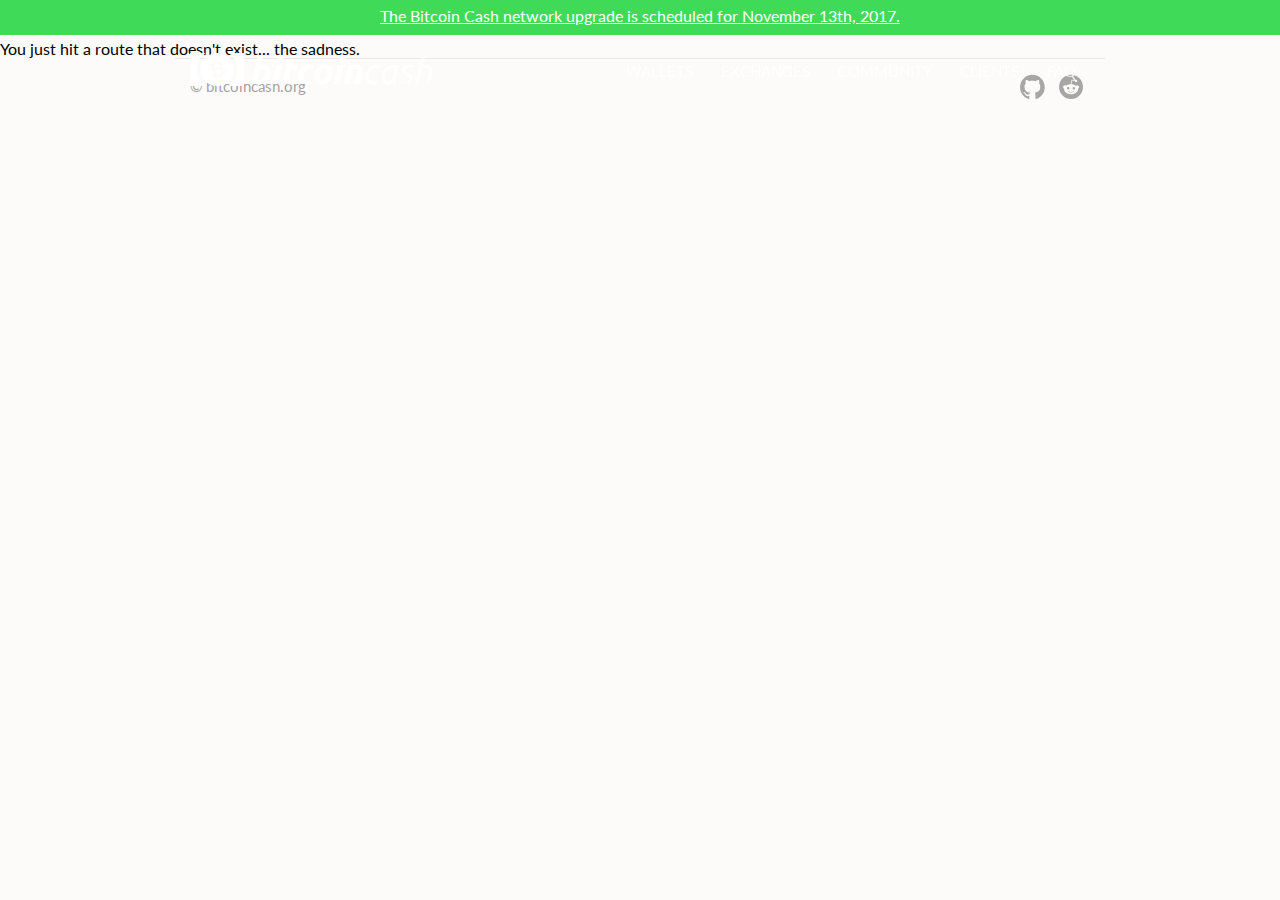
<file: 404/index.html>
<!DOCTYPE html>
 <html><head><meta charset="utf-8"/><meta http-equiv="x-ua-compatible" content="ie=edge"/><meta name="viewport" content="width=device-width, initial-scale=1, shrink-to-fit=no"/><link rel="preload" href="/component---src-layouts-landing-page-js-d3e55fa6e1a7f02f0cac.js" as="script"/><link rel="preload" href="/component---src-pages-404-js-4503918ea3a16cfcdb75.js" as="script"/><link rel="preload" href="/path---404-a0e39f21c11f6a62c5ab.js" as="script"/><link rel="preload" href="/app-acb2a2330e5158d832f8.js" as="script"/><link rel="preload" href="/commons-fbc9633fc2915bf12a96.js" as="script"/><script id="webpack-manifest">
            //<![CDATA[
            window.webpackManifest = {"231608221292675":"app-acb2a2330e5158d832f8.js","192376757782131":"component---src-templates-info-js-456c077464030086524b.js","162898551421021":"component---src-pages-404-js-4503918ea3a16cfcdb75.js","35783957827783":"component---src-pages-index-js-e72ae71e5cd99b4c4e32.js","60335399758886":"path----131f9aef94525eeb6ecd.js","89964437801898":"path---exchanges-aedddb7d2831cb4c5e86.js","84887730282209":"path---faq-65c5b6e42cca383a7978.js","80240100688149":"path---clients-959b3fa8e5e3911490f8.js","97786326051841":"path---projects-44917730f01d3f184af6.js","152129398714684":"path---wallets-15496360a031353c4d8b.js","257431895517821":"path---services-eb6c0a51d577ce4ad221.js","254022195166212":"path---404-a0e39f21c11f6a62c5ab.js","142629428675168":"path---index-a0e39f21c11f6a62c5ab.js","178698757827068":"path---404-html-a0e39f21c11f6a62c5ab.js","114276838955818":"component---src-layouts-index-js-f1b4e95ae78144b74a7f.js","219263751331854":"component---src-layouts-landing-page-js-d3e55fa6e1a7f02f0cac.js"}
            //]]>
            </script><title data-react-helmet="true">Bitcoin Cash - Peer-to-Peer Electronic Cash</title><meta data-react-helmet="true" name="description" content="Bitcoin Cash brings sound money to the world. Merchants and users are empowered with low fees and reliable confirmations. The future shines brightly with unrestricted growth, global adoption, permissionless innovation, and decentralized development."/><meta data-react-helmet="true" name="og:title" content="Bitcoin Cash - Peer-to-Peer Electronic Cash"/><meta data-react-helmet="true" name="og:description" content="Bitcoin Cash brings sound money to the world. Merchants and users are empowered with low fees and reliable confirmations. The future shines brightly with unrestricted growth, global adoption, permissionless innovation, and decentralized development."/><meta data-react-helmet="true" name="og:image" content="/static/images/bitcoin-cash-logotype.png"/><meta data-react-helmet="true" name="viewport" content="width=device-width, initial-scale=1.0, maximum-scale=1.0, user-scalable=no"/><style id="__jsx-style-2941405734">a[data-jsx="2941405734"]{background-color:#3eda58;margin-top:-7px;display:block;padding:10px;padding-top:13px;color:white;text-align:center;text-decoration:none;font-weight:400}a[data-jsx="2941405734"]:hover{text-decoration:underline}
/*# sourceMappingURL=[data-uri] */
/*@ sourceURL=src/components/layout/Header/index.js */</style><style id="__jsx-style-3076129719">.content[data-jsx="3076129719"]{max-width:900px;padding:15px;margin:0 auto}
/*# sourceMappingURL=[data-uri] */
/*@ sourceURL=src/components/layout/Content.js */</style><style id="__jsx-style-1866970668">header[data-jsx="1866970668"]{position:fixed;top:0;left:0;right:0;z-index:10;-webkit-transition:background-color 0.3s;transition:background-color 0.3s}header[data-solid="true"][data-jsx="1866970668"]{background-color:white;box-shadow:0 1px 2px 0 rgba(0,0,0,0.10)}header[data-solid="true"][data-jsx="1866970668"] #logomark,header[data-solid="true"][data-jsx="1866970668"] #cash{-webkit-fill:#f7931a;fill:#f7931a;-webkit-fill-opacity:1;fill-opacity:1}header[data-solid="true"][data-jsx="1866970668"] #bitcoin{-webkit-fill:#565d59;fill:#565d59}header[data-solid="true"][data-jsx="1866970668"] nav[data-jsx="1866970668"] a,header[data-solid="true"][data-jsx="1866970668"] nav[data-jsx="1866970668"] span{color:#7A817C}header[data-solid="true"][data-jsx="1866970668"] nav[data-jsx="1866970668"] a:hover{color:#4e524f}nav[data-jsx="1866970668"]{-webkit-flex-grow:1;-ms-flex-grow:1;flex-grow:1;text-align:right}nav[data-jsx="1866970668"] a,nav[data-jsx="1866970668"] span{display:inline-block;padding:6px 8px;font-size:15px;color:rgba(255,255,255,0.85);margin:0 6px;text-transform:uppercase;text-decoration:none;cursor:pointer}nav[data-jsx="1866970668"] a:hover,nav[data-jsx="1866970668"] span:hover{color:white}.dropdown[data-jsx="1866970668"]{position:relative}.dropdown[data-jsx="1866970668"]:hover .box[data-jsx="1866970668"]{display:block}nav[data-jsx="1866970668"] .dropdown:hover{background-color:rgba(0,0,0,0.1);border-top-left-radius:5px;border-top-right-radius:5px}header[data-solid="true"][data-jsx="1866970668"] nav[data-jsx="1866970668"] .dropdown:hover{background-color:#56ac6f;color:white}.box[data-jsx="1866970668"]{position:absolute;border:1px solid #95ab9b;border-radius:3px;border-top-left-radius:0;padding:5px 0;top:100%;left:0;min-width:120%;text-align:left;background-color:white;display:none}.box[data-jsx="1866970668"] a{font-size:14px}.box[data-jsx="1866970668"] .dropdown{display:block;margin:0;border-radius:0 !important}header[data-solid="false"][data-jsx="1866970668"] .box[data-jsx="1866970668"] a{color:#737d76}.menu-button[data-jsx="1866970668"]{margin-right:10px;display:none}@media (max-width:800px){.menu-button[data-jsx="1866970668"]{display:block}nav[data-jsx="1866970668"]{position:absolute;top:69px;background-color:white;left:0;right:0;text-align:center;border-top:1px solid #00000026;box-shadow:0px 2px 2px rgba(0,0,0,0.08);display:none}nav[data-show="true"][data-jsx="1866970668"]{display:block}nav[data-jsx="1866970668"] a,nav[data-jsx="1866970668"] span{display:block;color:#566156;padding:18px 0}.dropdown[data-jsx="1866970668"]{padding-bottom:0;line-height:45px;padding-top:2px}.box[data-jsx="1866970668"]{position:relative;min-width:0}.box[data-jsx="1866970668"] .dropdown{text-align:center;padding:5px}}
/*# sourceMappingURL=[data-uri] */
/*@ sourceURL=src/components/layout/Header/index.js */</style><style id="__jsx-style-2073796484">footer[data-jsx="2073796484"]{padding-bottom:40px}p[data-jsx="2073796484"]{font-size:15px;color:rgba(147,146,142,0.86);float:left;margin-top:3px}.social[data-jsx="2073796484"]{float:right}a[data-jsx="2073796484"]{margin:0 7px}
/*# sourceMappingURL=[data-uri] */
/*@ sourceURL=src/components/layout/Footer/index.js */</style><link href="https://fonts.googleapis.com/css?family=Lato|Lato:700" rel="stylesheet"/><script>
  !function(e,t,r){function n(){for(;d[0]&&"loaded"==d[0][f];)c=d.shift(),c[o]=!i.parentNode.insertBefore(c,i)}for(var s,a,c,d=[],i=e.scripts[0],o="onreadystatechange",f="readyState";s=r.shift();)a=e.createElement(t),"async"in i?(a.async=!1,e.head.appendChild(a)):i[f]?(d.push(a),a[o]=n):e.write("<"+t+' src="'+s+'" defer></'+t+">"),a.src=s}(document,"script",[
  "/commons-fbc9633fc2915bf12a96.js","/app-acb2a2330e5158d832f8.js","/path---404-a0e39f21c11f6a62c5ab.js","/component---src-pages-404-js-4503918ea3a16cfcdb75.js","/component---src-layouts-landing-page-js-d3e55fa6e1a7f02f0cac.js"
])
  </script><style id="gatsby-inlined-css">*{margin:0;padding:0}body{font-family:Lato,Helvetica Neue,Helvetica,Arial,sans-serif;background-color:#fcfbfa}button{border:none;background:none;cursor:pointer}button:focus{outline:none}ol,ul{list-style-type:none;padding:0}p a{color:#f7931a;text-decoration:none}</style></head><body><div id="___gatsby"><div data-reactroot="" data-reactid="1" data-react-checksum="1069174671"><!-- react-empty: 2 --><header data-solid="false" data-jsx="1866970668" data-reactid="3"><a href="https://www.bitcoinabc.org/november" target="_blank" data-jsx="2941405734" data-reactid="4"><!-- react-text: 5 -->The Bitcoin Cash network upgrade is scheduled for November 13th, 2017.<!-- /react-text --><!-- react-empty: 6 --></a><div class="content" style="display:flex;align-items:center;position:relative;padding-top:18px;padding-bottom:18px;" data-jsx="3076129719" data-reactid="7"><a style="flex-grow:1;" href="/" data-reactid="8"><svg width="243px" height="33px" viewBox="0 0 243 33" version="1.1" data-reactid="9"><title data-reactid="10">logotype</title><desc data-reactid="11">Created with Sketch.</desc><defs data-reactid="12"></defs><g id="Page-1" stroke="none" stroke-width="1" fill="none" fill-rule="evenodd" data-reactid="13"><g id="Landing-page" transform="translate(-94.000000, -100.000000)" fill="#FFFFFF" data-reactid="14"><g id="header" transform="translate(94.000000, 93.000000)" data-reactid="15"><g id="logotype" transform="translate(0.000000, 7.000000)" data-reactid="16"><path d="M74.084,11.668 C75.2360058,11.668 76.2319958,11.871998 77.072,12.28 C77.9120042,12.688002 78.6079972,13.2399965 79.16,13.936 C79.7120028,14.6320035 80.1199987,15.4479953 80.384,16.384 C80.6480013,17.3200047 80.78,18.3279946 80.78,19.408 C80.78,21.0640083 80.4740031,22.6299926 79.862,24.106 C79.2499969,25.5820074 78.4160053,26.8659945 77.36,27.958 C76.3039947,29.0500055 75.0560072,29.9139968 73.616,30.55 C72.1759928,31.1860032 70.6160084,31.504 68.936,31.504 C68.7199989,31.504 68.3420027,31.4980001 67.802,31.486 C67.2619973,31.4739999 66.6440035,31.4200005 65.948,31.324 C65.2519965,31.2279995 64.5140039,31.084001 63.734,30.892 C62.9539961,30.699999 62.2160035,30.4360017 61.52,30.1 L67.748,3.928 L73.328,3.064 L71.096,12.352 C71.5760024,12.1359989 72.0559976,11.9680006 72.536,11.848 C73.0160024,11.7279994 73.5319972,11.668 74.084,11.668 Z M69.404,27.076 C70.2440042,27.076 71.0359963,26.872002 71.78,26.464 C72.5240037,26.055998 73.1659973,25.5100034 73.706,24.826 C74.2460027,24.1419966 74.6719984,23.3680043 74.984,22.504 C75.2960016,21.6399957 75.452,20.7400047 75.452,19.804 C75.452,18.6519942 75.2600019,17.7520032 74.876,17.104 C74.4919981,16.4559968 73.7840052,16.132 72.752,16.132 C72.4159983,16.132 71.9780027,16.1919994 71.438,16.312 C70.8979973,16.4320006 70.4120022,16.6839981 69.98,17.068 L67.604,26.932 C67.7480007,26.9560001 67.8739995,26.9799999 67.982,27.004 C68.0900005,27.0280001 68.2039994,27.0459999 68.324,27.058 C68.4440006,27.0700001 68.5879992,27.076 68.756,27.076 L69.404,27.076 Z M87.548,31 L82.22,31 L86.72,12.064 L92.084,12.064 L87.548,31 Z M90.14,9.76 C89.3959963,9.76 88.724003,9.53800222 88.124,9.094 C87.523997,8.64999778 87.224,7.97200456 87.224,7.06 C87.224,6.55599748 87.325999,6.08200222 87.53,5.638 C87.734001,5.19399778 88.0039983,4.81000162 88.34,4.486 C88.6760017,4.16199838 89.0659978,3.90400096 89.51,3.712 C89.9540022,3.51999904 90.4279975,3.424 90.932,3.424 C91.6760037,3.424 92.347997,3.64599778 92.948,4.09 C93.548003,4.53400222 93.848,5.21199544 93.848,6.124 C93.848,6.62800252 93.746001,7.10199778 93.542,7.546 C93.337999,7.99000222 93.0680017,8.37399838 92.732,8.698 C92.3959983,9.02200162 92.0060022,9.27999904 91.562,9.472 C91.1179978,9.66400096 90.6440025,9.76 90.14,9.76 Z M97.556,7.348 L103.136,6.484 L101.768,12.064 L107.744,12.064 L106.664,16.456 L100.724,16.456 L99.14,23.08 C98.9959993,23.6320028 98.9060002,24.1479976 98.87,24.628 C98.8339998,25.1080024 98.8939992,25.5219983 99.05,25.87 C99.2060008,26.2180017 99.4759981,26.487999 99.86,26.68 C100.244002,26.872001 100.771997,26.968 101.444,26.968 C102.020003,26.968 102.577997,26.9140005 103.118,26.806 C103.658003,26.6979995 104.203997,26.548001 104.756,26.356 L105.152,30.46 C104.431996,30.7240013 103.652004,30.951999 102.812,31.144 C101.971996,31.336001 100.976006,31.432 99.824,31.432 C98.1679917,31.432 96.8840046,31.1860025 95.972,30.694 C95.0599954,30.2019975 94.4120019,29.5300043 94.028,28.678 C93.6439981,27.8259957 93.4759998,26.8480055 93.524,25.744 C93.5720002,24.6399945 93.7399986,23.4760061 94.028,22.252 L97.556,7.348 Z M107.924,23.44 C107.924,21.8079918 108.187997,20.2720072 108.716,18.832 C109.244003,17.3919928 109.999995,16.1320054 110.984,15.052 C111.968005,13.9719946 113.161993,13.1200031 114.566,12.496 C115.970007,11.8719969 117.535991,11.56 119.264,11.56 C120.344005,11.56 121.309996,11.661999 122.162,11.866 C123.014004,12.070001 123.787997,12.3399983 124.484,12.676 L122.648,16.852 C122.167998,16.659999 121.670003,16.4860008 121.154,16.33 C120.637997,16.1739992 120.008004,16.096 119.264,16.096 C117.463991,16.096 116.048005,16.7019939 115.016,17.914 C113.983995,19.1260061 113.468,20.7759896 113.468,22.864 C113.468,24.0880061 113.731997,25.0779962 114.26,25.834 C114.788003,26.5900038 115.759993,26.968 117.176,26.968 C117.872003,26.968 118.543997,26.8960007 119.192,26.752 C119.840003,26.6079993 120.415997,26.4280011 120.92,26.212 L121.316,30.496 C120.643997,30.7600013 119.906004,30.993999 119.102,31.198 C118.297996,31.402001 117.320006,31.504 116.168,31.504 C114.679993,31.504 113.420005,31.2880022 112.388,30.856 C111.355995,30.4239978 110.504003,29.8420037 109.832,29.11 C109.159997,28.3779963 108.674002,27.5200049 108.374,26.536 C108.073999,25.5519951 107.924,24.5200054 107.924,23.44 Z M131.792,31.504 C130.519994,31.504 129.416005,31.3120019 128.48,30.928 C127.543995,30.5439981 126.770003,30.0040035 126.158,29.308 C125.545997,28.6119965 125.084002,27.7900047 124.772,26.842 C124.459998,25.8939953 124.304,24.8440058 124.304,23.692 C124.304,22.2519928 124.537998,20.8120072 125.006,19.372 C125.474002,17.9319928 126.163995,16.6360058 127.076,15.484 C127.988005,14.3319942 129.103993,13.3900037 130.424,12.658 C131.744007,11.9259963 133.255991,11.56 134.96,11.56 C136.208006,11.56 137.305995,11.7519981 138.254,12.136 C139.202005,12.5200019 139.981997,13.0599965 140.594,13.756 C141.206003,14.4520035 141.667998,15.2739953 141.98,16.222 C142.292002,17.1700047 142.448,18.2199942 142.448,19.372 C142.448,20.8120072 142.220002,22.2519928 141.764,23.692 C141.307998,25.1320072 140.636004,26.4279942 139.748,27.58 C138.859996,28.7320058 137.750007,29.6739963 136.418,30.406 C135.085993,31.1380037 133.544009,31.504 131.792,31.504 Z M134.456,16.096 C133.663996,16.096 132.968003,16.3239977 132.368,16.78 C131.767997,17.2360023 131.264002,17.8119965 130.856,18.508 C130.447998,19.2040035 130.142001,19.9659959 129.938,20.794 C129.733999,21.6220041 129.632,22.4079963 129.632,23.152 C129.632,24.3760061 129.823998,25.3179967 130.208,25.978 C130.592002,26.6380033 131.287995,26.968 132.296,26.968 C133.088004,26.968 133.783997,26.7400023 134.384,26.284 C134.984003,25.8279977 135.487998,25.2520035 135.896,24.556 C136.304002,23.8599965 136.609999,23.0980041 136.814,22.27 C137.018001,21.4419959 137.12,20.6560037 137.12,19.912 C137.12,18.6879939 136.928002,17.7460033 136.544,17.086 C136.159998,16.4259967 135.464005,16.096 134.456,16.096 Z M149.216,31 L143.888,31 L148.388,12.064 L153.752,12.064 L149.216,31 Z M151.808,9.76 C151.063996,9.76 150.392003,9.53800222 149.792,9.094 C149.191997,8.64999778 148.892,7.97200456 148.892,7.06 C148.892,6.55599748 148.993999,6.08200222 149.198,5.638 C149.402001,5.19399778 149.671998,4.81000162 150.008,4.486 C150.344002,4.16199838 150.733998,3.90400096 151.178,3.712 C151.622002,3.51999904 152.095997,3.424 152.6,3.424 C153.344004,3.424 154.015997,3.64599778 154.616,4.09 C155.216003,4.53400222 155.516,5.21199544 155.516,6.124 C155.516,6.62800252 155.414001,7.10199778 155.21,7.546 C155.005999,7.99000222 154.736002,8.37399838 154.4,8.698 C154.063998,9.02200162 153.674002,9.27999904 153.23,9.472 C152.785998,9.66400096 152.312003,9.76 151.808,9.76 Z M158.432,12.928 C158.840002,12.8079994 159.289998,12.6700008 159.782,12.514 C160.274002,12.3579992 160.825997,12.2140007 161.438,12.082 C162.050003,11.9499993 162.733996,11.8420004 163.49,11.758 C164.246004,11.6739996 165.103995,11.632 166.064,11.632 C168.896014,11.632 170.839995,12.4479918 171.896,14.08 C172.952005,15.7120082 173.132003,17.9439858 172.436,20.776 L169.988,31 L164.624,31 L167,20.992 C167.144001,20.3679969 167.258,19.7620029 167.342,19.174 C167.426,18.5859971 167.42,18.0700022 167.324,17.626 C167.228,17.1819978 167.006002,16.8220014 166.658,16.546 C166.309998,16.2699986 165.776004,16.132 165.056,16.132 C164.359997,16.132 163.652004,16.2039993 162.932,16.348 L159.44,31 L154.076,31 L158.432,12.928 Z" id="bitcoin" data-reactid="17"></path><path d="M175.568,24.304 C175.568,22.6719918 175.813998,21.1000076 176.306,19.588 C176.798002,18.0759924 177.523995,16.7440058 178.484,15.592 C179.444005,14.4399942 180.619993,13.5220034 182.012,12.838 C183.404007,12.1539966 184.999991,11.812 186.8,11.812 C187.592004,11.812 188.347996,11.8659995 189.068,11.974 C189.788004,12.0820005 190.471997,12.2919984 191.12,12.604 L189.86,15.412 C189.475998,15.1959989 189.026003,15.0280006 188.51,14.908 C187.993997,14.7879994 187.328004,14.728 186.512,14.728 C185.335994,14.728 184.280005,14.9859974 183.344,15.502 C182.407995,16.0180026 181.610003,16.7019957 180.95,17.554 C180.289997,18.4060043 179.786002,19.3899944 179.438,20.506 C179.089998,21.6220056 178.916,22.779994 178.916,23.98 C178.916,24.6040031 178.981999,25.1919972 179.114,25.744 C179.246001,26.2960028 179.479998,26.7819979 179.816,27.202 C180.152002,27.6220021 180.601997,27.9519988 181.166,28.192 C181.730003,28.4320012 182.443996,28.552 183.308,28.552 C183.740002,28.552 184.195998,28.5100004 184.676,28.426 C185.156002,28.3419996 185.599998,28.2400006 186.008,28.12 C186.416002,27.9999994 186.781998,27.8740007 187.106,27.742 C187.430002,27.6099993 187.663999,27.4840006 187.808,27.364 L188.096,30.208 C187.639998,30.4960014 186.932005,30.7779986 185.972,31.054 C185.011995,31.3300014 183.920006,31.468 182.696,31.468 C181.543994,31.468 180.524004,31.2940017 179.636,30.946 C178.747996,30.5979983 178.004003,30.1060032 177.404,29.47 C176.803997,28.8339968 176.348002,28.0780044 176.036,27.202 C175.723998,26.3259956 175.568,25.3600053 175.568,24.304 Z M203.432,31.216 C203.311999,30.9519987 203.192001,30.6580016 203.072,30.334 C202.951999,30.0099984 202.856,29.6680018 202.784,29.308 C202.255997,29.7880024 201.548004,30.2679976 200.66,30.748 C199.771996,31.2280024 198.680006,31.468 197.384,31.468 C196.327995,31.468 195.422004,31.3000017 194.666,30.964 C193.909996,30.6279983 193.292002,30.160003 192.812,29.56 C192.331998,28.959997 191.978001,28.2520041 191.75,27.436 C191.521999,26.6199959 191.408,25.7200049 191.408,24.736 C191.408,23.127992 191.677997,21.5560077 192.218,20.02 C192.758003,18.4839923 193.567995,17.116006 194.648,15.916 C195.728005,14.715994 197.083992,13.7440037 198.716,13 C200.348008,12.2559963 202.255989,11.884 204.44,11.884 C205.088003,11.884 205.843996,11.9559993 206.708,12.1 C207.572004,12.2440007 208.315997,12.4839983 208.94,12.82 L206.168,24.124 C206.047999,24.6760028 205.946,25.2039975 205.862,25.708 C205.778,26.2120025 205.736,26.7399972 205.736,27.292 C205.736,27.8440028 205.784,28.4019972 205.88,28.966 C205.976,29.5300028 206.143999,30.1359968 206.384,30.784 L203.432,31.216 Z M198.068,28.624 C199.076005,28.624 199.939996,28.4080022 200.66,27.976 C201.380004,27.5439978 202.003997,27.0400029 202.532,26.464 C202.556,26.055998 202.598,25.6300022 202.658,25.186 C202.718,24.7419978 202.796,24.2920023 202.892,23.836 L205.052,14.908 C204.931999,14.8599998 204.734001,14.8240001 204.458,14.8 C204.181999,14.7759999 203.936001,14.764 203.72,14.764 C202.351993,14.764 201.116006,15.0279974 200.012,15.556 C198.907994,16.0840026 197.966004,16.7859956 197.186,17.662 C196.405996,18.5380044 195.806002,19.5579942 195.386,20.722 C194.965998,21.8860058 194.756,23.1039936 194.756,24.376 C194.756,24.8800025 194.804,25.3899974 194.9,25.906 C194.996,26.4220026 195.169999,26.877998 195.422,27.274 C195.674001,27.670002 196.009998,27.9939987 196.43,28.246 C196.850002,28.4980013 197.395997,28.624 198.068,28.624 Z M214.88,28.66 C215.384003,28.66 215.893997,28.6120005 216.41,28.516 C216.926003,28.4199995 217.381998,28.2640011 217.778,28.048 C218.174002,27.8319989 218.497999,27.5380019 218.75,27.166 C219.002001,26.7939981 219.128,26.3320028 219.128,25.78 C219.128,25.4199982 219.068001,25.1020014 218.948,24.826 C218.827999,24.5499986 218.636001,24.2920012 218.372,24.052 C218.107999,23.8119988 217.778002,23.5780011 217.382,23.35 C216.985998,23.1219989 216.512003,22.8640014 215.96,22.576 C215.407997,22.3119987 214.904002,22.0480013 214.448,21.784 C213.991998,21.5199987 213.590002,21.2080018 213.242,20.848 C212.893998,20.4879982 212.624001,20.0620025 212.432,19.57 C212.239999,19.0779975 212.144,18.4840035 212.144,17.788 C212.144,15.987991 212.791994,14.5420055 214.088,13.45 C215.384006,12.3579945 217.267988,11.812 219.74,11.812 C220.892006,11.812 221.905996,11.9259989 222.782,12.154 C223.658004,12.3820011 224.263998,12.591999 224.6,12.784 L223.34,15.52 C223.003998,15.327999 222.464004,15.1240011 221.72,14.908 C220.975996,14.6919989 220.148005,14.584 219.236,14.584 C218.779998,14.584 218.324002,14.6319995 217.868,14.728 C217.411998,14.8240005 216.998002,14.9859989 216.626,15.214 C216.253998,15.4420011 215.954001,15.7419981 215.726,16.114 C215.497999,16.4860019 215.384,16.9359974 215.384,17.464 C215.384,18.1120032 215.635997,18.6459979 216.14,19.066 C216.644003,19.4860021 217.399995,19.9239977 218.408,20.38 C219.032003,20.6680014 219.589998,20.9619985 220.082,21.262 C220.574002,21.5620015 220.993998,21.8979981 221.342,22.27 C221.690002,22.6420019 221.953999,23.0799975 222.134,23.584 C222.314001,24.0880025 222.404,24.6879965 222.404,25.384 C222.404,26.392005 222.212002,27.2799962 221.828,28.048 C221.443998,28.8160038 220.910003,29.4519975 220.226,29.956 C219.541997,30.4600025 218.732005,30.8379987 217.796,31.09 C216.859995,31.3420013 215.840006,31.468 214.736,31.468 C213.919996,31.468 213.182003,31.4140005 212.522,31.306 C211.861997,31.1979995 211.286002,31.0720007 210.794,30.928 C210.301998,30.7839993 209.894002,30.6340008 209.57,30.478 C209.245998,30.3219992 209.000001,30.1960005 208.832,30.1 L210.128,27.364 C210.296001,27.4600005 210.529998,27.5799993 210.83,27.724 C211.130001,27.8680007 211.489998,28.0119993 211.91,28.156 C212.330002,28.3000007 212.791997,28.4199995 213.296,28.516 C213.800003,28.6120005 214.327997,28.66 214.88,28.66 Z M225.032,31 L231.62,3.64 L235.112,3.064 L232.808,12.532 C233.360003,12.339999 233.941997,12.1840006 234.554,12.064 C235.166003,11.9439994 235.783997,11.884 236.408,11.884 C237.488005,11.884 238.417996,12.0339985 239.198,12.334 C239.978004,12.6340015 240.607998,13.0419974 241.088,13.558 C241.568002,14.0740026 241.921999,14.6979963 242.15,15.43 C242.378001,16.1620037 242.492,16.9599957 242.492,17.824 C242.492,18.8800053 242.324002,20.0799933 241.988,21.424 L239.684,31 L236.336,31 L238.46,22.144 C238.628001,21.4719966 238.789999,20.7880035 238.946,20.092 C239.102001,19.3959965 239.18,18.7360031 239.18,18.112 C239.18,17.1519952 238.916003,16.3540032 238.388,15.718 C237.859997,15.0819968 236.876007,14.764 235.436,14.764 C234.859997,14.764 234.266003,14.8179995 233.654,14.926 C233.041997,15.0340005 232.532002,15.183999 232.124,15.376 L228.38,31 L225.032,31 Z" id="cash" opacity="0.669723732" data-reactid="18"></path><g id="logomark" fill-rule="nonzero" data-reactid="19"><path d="M15.5301299,-6.13464834e-12 C10.2332931,3.62753361 6.76280835,9.68753569 6.76280835,16.5507692 C6.76280835,23.3503613 10.1692292,29.3615493 15.3832527,33 L0,33 L0,0 L15.5301299,0 Z M38.5723368,0 L54,0 L54,33 L38.7192141,33 C43.9332376,29.3615493 47.3396584,23.3503613 47.3396584,16.5507692 C47.3396584,9.68753569 43.8691737,3.62753361 38.5723368,-6.13464834e-12 Z M43.1539935,20.4285014 C40.9366705,29.2405733 31.9288608,34.6034821 23.0341481,32.40599 C14.1430668,30.2090119 8.73049535,21.2833387 10.9488559,12.4717808 C13.1651413,3.6586808 22.172951,-1.70474208 31.0650698,0.492236012 C39.9592638,2.6892141 45.3713165,11.6159154 43.1539935,20.4285014 L43.1539935,20.4285014 Z M32.5102106,10.6235988 C31.7751715,8.53726877 29.7381179,8.28872828 27.3392641,8.67586559 L26.6069965,5.70959611 L24.7877126,6.16788173 L25.5007316,9.05595755 C25.0224701,9.17644764 24.535892,9.30892275 24.0525445,9.4408436 L23.3351835,6.53355112 L21.5168158,6.99134963 L22.248143,9.95695558 C21.8562189,10.0641182 21.4711899,10.168778 21.0940681,10.2639977 L21.0915596,10.2548597 L18.5820428,10.8858391 L19.0585303,12.8141066 C19.0585303,12.8141066 20.3957645,12.4504005 20.3794935,12.4805773 C21.1164748,12.2952441 21.4611228,12.6594328 21.6213258,13.0082484 L22.4556256,16.3874241 C22.506545,16.3748939 22.5734011,16.3602894 22.6510351,16.3515895 C22.5904478,16.3669332 22.5254725,16.3828647 22.458906,16.400224 L23.6269935,21.1342918 C23.6514677,21.3726013 23.6057269,21.7739061 23.0910842,21.9044322 C23.1194153,21.9190383 21.7684815,22.237088 21.7684815,22.237088 L21.9392624,24.4843974 L24.3068461,23.8881617 C24.747569,23.7777412 25.1829164,23.6759966 25.6091738,23.5715222 L26.3504866,26.5713789 L28.1679381,26.1140675 L27.435164,23.1457403 C27.9366924,23.0303319 28.4205719,22.9126723 28.8919139,22.7935343 L29.6204673,25.7483981 L31.4397511,25.2901125 L30.7010911,22.2952448 C33.7167677,21.3509214 35.6687811,20.0471506 35.2309772,17.1296752 C34.8790206,14.7803165 33.5382392,14.0300825 31.6998359,14.0534835 C32.6230732,13.2548357 33.0507145,12.1495707 32.5102106,10.6235988 L32.5102106,10.6235988 Z M31.5602458,17.6834272 C32.1146683,19.9251328 28.1835974,20.6440992 26.9508753,20.9557258 L25.9701603,16.980716 C27.2036058,16.6704501 30.9831731,15.3449747 31.5602458,17.6834272 Z M29.3055006,12.292748 C29.8084254,14.3326199 26.5237098,14.9068768 25.4966905,15.1655605 L24.6069121,11.5604883 C25.6339315,11.3018045 28.7801196,10.1653344 29.3055006,12.292748 Z" id="Combined-Shape" data-reactid="20"></path></g></g></g></g></g></svg></a><button class="menu-button" data-jsx="1866970668" data-reactid="21"><svg width="29px" height="23px" viewBox="0 0 29 23" version="1.1" data-reactid="22"><title data-reactid="23">menu</title><desc data-reactid="24">Created with Sketch.</desc><defs data-reactid="25"></defs><g id="Page-1" stroke="none" stroke-width="1" fill="none" fill-rule="evenodd" data-reactid="26"><g id="Generic-page" transform="translate(-339.000000, -109.000000)" fill="#56AC6F" data-reactid="27"><g id="header" transform="translate(0.000000, 75.000000)" data-reactid="28"><path d="M341.5,34 L365.5,34 C366.880712,34 368,35.1192881 368,36.5 L368,36.5 C368,37.8807119 366.880712,39 365.5,39 L341.5,39 C340.119288,39 339,37.8807119 339,36.5 L339,36.5 L339,36.5 C339,35.1192881 340.119288,34 341.5,34 L341.5,34 Z M341.5,43 L365.5,43 C366.880712,43 368,44.1192881 368,45.5 C368,46.8807119 366.880712,48 365.5,48 L341.5,48 C340.119288,48 339,46.8807119 339,45.5 C339,44.1192881 340.119288,43 341.5,43 L341.5,43 Z M341.5,52 L365.5,52 C366.880712,52 368,53.1192881 368,54.5 C368,55.8807119 366.880712,57 365.5,57 L341.5,57 C340.119288,57 339,55.8807119 339,54.5 C339,53.1192881 340.119288,52 341.5,52 L341.5,52 Z" id="menu" data-reactid="29"></path></g></g></g></svg></button><nav data-show="false" data-jsx="1866970668" data-reactid="30"><a href="/wallets" data-reactid="31">Wallets</a><a href="/exchanges" data-reactid="32">Exchanges</a><span class="dropdown" data-jsx="1866970668" data-reactid="33"><!-- react-text: 34 -->Community<!-- /react-text --><div class="box" data-jsx="1866970668" data-reactid="35"><a class="dropdown" href="/services" data-reactid="36">Services</a><a class="dropdown" href="/projects" data-reactid="37">Projects</a></div></span><a href="/clients" data-reactid="38">Clients</a><a href="/faq" data-reactid="39">FAQ</a></nav><!-- react-empty: 40 --></div><!-- react-empty: 41 --></header><div data-reactid="42"><h1 data-reactid="43">NOT FOUND</h1><p data-reactid="44">You just hit a route that doesn&#x27;t exist... the sadness.</p></div><footer data-jsx="2073796484" data-reactid="45"><div class="content" style="border-top:1px solid rgba(147,146,142,0.16);box-shadow:0 1px 0 0 rgba(255,255,255,0.40);" data-jsx="3076129719" data-reactid="46"><p data-jsx="2073796484" data-reactid="47">© bitcoincash.org</p><div class="social" data-jsx="2073796484" data-reactid="48"><a href="https://github.com/bitcoincashorg/website" target="_blank" data-jsx="2073796484" data-reactid="49"><svg width="25px" height="25px" viewBox="0 0 25 25" version="1.1" data-reactid="50"><title data-reactid="51">github</title><desc data-reactid="52">Created with Sketch.</desc><defs data-reactid="53"></defs><g id="Page-1" stroke="none" stroke-width="1" fill="none" fill-rule="evenodd" opacity="0.799026268" data-reactid="54"><g id="Landing-page" transform="translate(-841.000000, -2767.000000)" fill="#93928E" data-reactid="55"><g id="social" transform="translate(801.000000, 2767.000000)" data-reactid="56"><path d="M40.0508475,13.2090308 C40.0508475,18.6896627 43.5883941,23.3376019 48.4952544,24.9772374 C49.1124826,25.0907985 49.3378237,24.7077478 49.3378237,24.3807266 C49.3378237,24.0854871 49.3265133,23.1074759 49.3204842,22.071909 C45.8869505,22.8213203 45.1611997,20.6093978 45.1611997,20.6093978 C44.5990045,19.1771664 43.7903425,18.7956418 43.7903425,18.7956418 C42.668195,18.0265365 43.8754725,18.0416764 43.8754725,18.0416764 C45.1151861,18.1279615 45.767865,19.3194812 45.767865,19.3194812 C46.8696827,21.2149925 48.6587859,20.6669293 49.3611681,20.3489921 C49.4734046,19.5496071 49.7929433,19.0015439 50.1449423,18.6926907 C47.4039996,18.3793075 44.5206271,17.3149627 44.5206271,12.5625463 C44.5206271,11.2075161 45.0022021,10.10233 45.790486,9.2340526 C45.6646239,8.91914337 45.2395771,7.65722938 45.9125618,5.95022753 C45.9125618,5.95022753 46.9480601,5.61715045 49.308402,7.22197637 C50.2926295,6.94567985 51.3484818,6.80942105 52.398281,6.80486698 C53.4473325,6.80942105 54.5039084,6.94718173 55.4896792,7.22347825 C57.8455355,5.61715045 58.882529,5.95172941 58.882529,5.95172941 C59.5577806,7.66025736 59.1327339,8.92064524 59.0061242,9.2340526 C59.7974226,10.10233 60.2752355,11.2075403 60.2752355,12.5625463 C60.2752355,17.3270746 57.3873291,18.3762553 54.6365953,18.6836067 C55.0812485,19.0681594 55.4746307,19.8221247 55.4746307,20.9788106 C55.4746307,22.6366382 55.4580388,23.9734763 55.4580388,24.3822527 C55.4580388,24.7123018 55.6826082,25.0983563 56.3081324,24.9772374 C61.2112547,23.3345739 64.7457627,18.6866347 64.7457627,13.2090308 C64.7457627,6.35975488 59.2171403,0.806451613 52.3983051,0.806451613 C45.5794698,0.806451613 40.0508475,6.35975488 40.0508475,13.2090308 Z" id="github" data-reactid="57"></path></g></g></g></svg></a><a href="https://www.reddit.com/r/Bitcoincash/" target="_blank" data-jsx="2073796484" data-reactid="58"><svg width="24px" height="25px" viewBox="0 0 24 25" version="1.1" data-reactid="59"><title data-reactid="60">reddit</title><desc data-reactid="61">Created with Sketch.</desc><defs data-reactid="62"></defs><g id="Page-1" stroke="none" stroke-width="1" fill="none" fill-rule="evenodd" opacity="0.799026268" data-reactid="63"><g id="Landing-page" transform="translate(-881.000000, -2767.000000)" fill-rule="nonzero" fill="#93928E" data-reactid="64"><g id="social" transform="translate(801.000000, 2767.000000)" data-reactid="65"><path d="M92.0508475,25 C85.4515127,25 80.1016949,19.5840897 80.1016949,12.9032258 C80.1016949,6.2223619 85.4515127,0.806451613 92.0508475,0.806451613 C98.6501822,0.806451613 104,6.2223619 104,12.9032258 C104,19.5840897 98.6501822,25 92.0508475,25 Z M100.016676,13.0129723 C99.9809971,12.0257366 99.1722703,11.2548396 98.2059608,11.2883568 C97.7778113,11.303592 97.3704747,11.4833664 97.0612557,11.7850217 C95.6995025,10.8343503 94.0998886,10.3133092 92.4556758,10.2767449 L93.2316967,6.45272997 L95.7916736,7.00424128 C95.8630318,7.67763356 96.4517373,8.16515738 97.1088278,8.0920288 C97.7659183,8.01890023 98.2416399,7.41558951 98.1702817,6.74219723 C98.0989234,6.06880496 97.5102179,5.58128114 96.8531275,5.65440971 C96.4755234,5.69402102 96.1365718,5.91950079 95.9492564,6.25467341 L93.0176219,5.65440971 C92.8184135,5.60870436 92.6192051,5.73667936 92.5746062,5.94387698 C92.5746062,5.946924 92.5746062,5.946924 92.5746062,5.94997103 L91.6915479,10.2036163 C90.0265223,10.2310396 88.4060955,10.7551277 87.0265029,11.7118932 C86.3248135,11.0354539 85.2187607,11.0689711 84.558697,11.7911158 C83.8986332,12.5102134 83.9313391,13.6437063 84.6360017,14.3201456 C84.7727717,14.4511676 84.9303545,14.5639075 85.1057768,14.6431301 C85.0938838,14.8229045 85.0938838,15.0026789 85.1057768,15.1824533 C85.1057768,17.9278218 88.2276999,20.1612903 92.0780718,20.1612903 C95.9284436,20.1612903 99.0503667,17.9308689 99.0503667,15.1824533 C99.0622597,15.0026789 99.0622597,14.8229045 99.0503667,14.6431301 C99.6509652,14.3353807 100.028569,13.7015997 100.016676,13.0129723 Z M88.0552508,14.240923 C88.0552508,13.5644837 88.5934109,13.0129723 89.2534747,13.0129723 C89.9135384,13.0129723 90.4516985,13.5644837 90.4516985,14.240923 C90.4516985,14.9173623 89.9135384,15.4688736 89.2534747,15.4688736 C88.5904377,15.4627795 88.0552508,14.9173623 88.0552508,14.240923 Z M95.0037597,17.6109313 C94.1534073,18.2660415 93.1127663,18.6012141 92.0483391,18.5555087 C90.983912,18.6012141 89.943271,18.2660415 89.0929186,17.6109313 C88.9799347,17.4707683 89.0007476,17.2605236 89.1375175,17.1447367 C89.2564479,17.0441849 89.4259237,17.0441849 89.5478274,17.1447367 C90.2673564,17.6840599 91.1444681,17.9582921 92.0364461,17.9156337 C92.9284241,17.9643861 93.8085091,17.7023421 94.5369578,17.1691129 C94.6677813,17.0380909 94.881856,17.0411379 95.0097062,17.1752069 C95.1375564,17.309276 95.1345831,17.5286617 95.0037597,17.6596837 L95.0037597,17.6109313 Z M94.789685,15.5115319 C94.1296212,15.5115319 93.5914611,14.9600206 93.5914611,14.2835813 C93.5914611,13.607142 94.1296212,13.0556307 94.789685,13.0556307 C95.4497487,13.0556307 95.9879088,13.607142 95.9879088,14.2835813 C96.0146681,14.9600206 95.5002941,15.5298141 94.8402304,15.5572373 C94.8194176,15.5572373 94.801578,15.5572373 94.7807652,15.5572373 L94.789685,15.5115319 Z" id="reddit" data-reactid="66"></path></g></g></g></svg></a></div><!-- react-empty: 67 --></div><!-- react-empty: 68 --></footer></div></div></body></html>
</file>
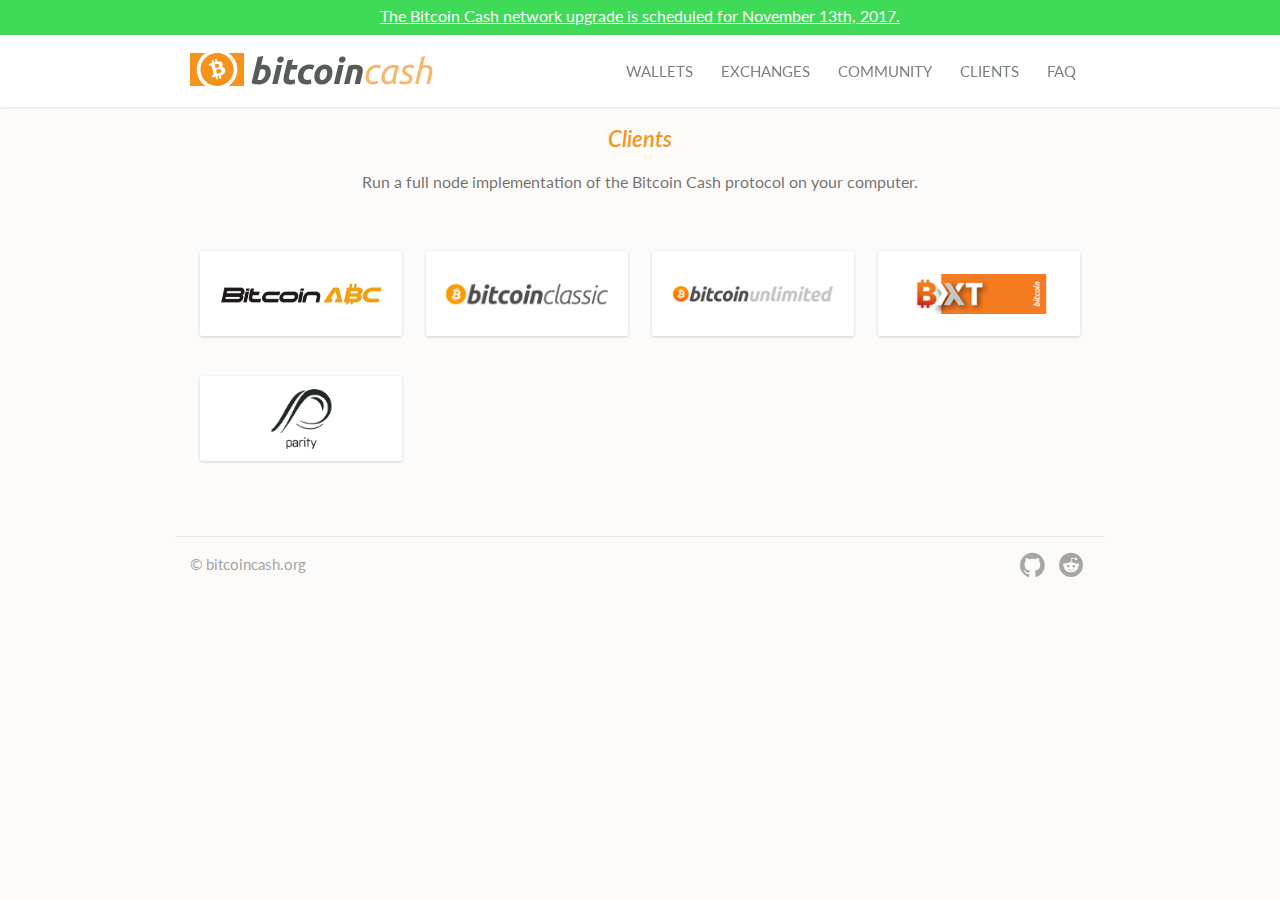
<file: clients/index.html>
<!DOCTYPE html>
 <html><head><meta charset="utf-8"/><meta http-equiv="x-ua-compatible" content="ie=edge"/><meta name="viewport" content="width=device-width, initial-scale=1, shrink-to-fit=no"/><link rel="preload" href="/component---src-layouts-index-js-f1b4e95ae78144b74a7f.js" as="script"/><link rel="preload" href="/component---src-templates-info-js-456c077464030086524b.js" as="script"/><link rel="preload" href="/path---clients-959b3fa8e5e3911490f8.js" as="script"/><link rel="preload" href="/app-acb2a2330e5158d832f8.js" as="script"/><link rel="preload" href="/commons-fbc9633fc2915bf12a96.js" as="script"/><script id="webpack-manifest">
            //<![CDATA[
            window.webpackManifest = {"231608221292675":"app-acb2a2330e5158d832f8.js","192376757782131":"component---src-templates-info-js-456c077464030086524b.js","162898551421021":"component---src-pages-404-js-4503918ea3a16cfcdb75.js","35783957827783":"component---src-pages-index-js-e72ae71e5cd99b4c4e32.js","60335399758886":"path----131f9aef94525eeb6ecd.js","89964437801898":"path---exchanges-aedddb7d2831cb4c5e86.js","84887730282209":"path---faq-65c5b6e42cca383a7978.js","80240100688149":"path---clients-959b3fa8e5e3911490f8.js","97786326051841":"path---projects-44917730f01d3f184af6.js","152129398714684":"path---wallets-15496360a031353c4d8b.js","257431895517821":"path---services-eb6c0a51d577ce4ad221.js","254022195166212":"path---404-a0e39f21c11f6a62c5ab.js","142629428675168":"path---index-a0e39f21c11f6a62c5ab.js","178698757827068":"path---404-html-a0e39f21c11f6a62c5ab.js","114276838955818":"component---src-layouts-index-js-f1b4e95ae78144b74a7f.js","219263751331854":"component---src-layouts-landing-page-js-d3e55fa6e1a7f02f0cac.js"}
            //]]>
            </script><title data-react-helmet="true">Bitcoin Cash - Peer-to-Peer Electronic Cash</title><meta data-react-helmet="true" name="description" content="Bitcoin Cash brings sound money to the world. Merchants and users are empowered with low fees and reliable confirmations. The future shines brightly with unrestricted growth, global adoption, permissionless innovation, and decentralized development."/><meta data-react-helmet="true" name="og:title" content="Bitcoin Cash - Peer-to-Peer Electronic Cash"/><meta data-react-helmet="true" name="og:description" content="Bitcoin Cash brings sound money to the world. Merchants and users are empowered with low fees and reliable confirmations. The future shines brightly with unrestricted growth, global adoption, permissionless innovation, and decentralized development."/><meta data-react-helmet="true" name="og:image" content="/static/images/bitcoin-cash-logotype.png"/><meta data-react-helmet="true" name="viewport" content="width=device-width, initial-scale=1.0, maximum-scale=1.0, user-scalable=no"/><style id="__jsx-style-2941405734">a[data-jsx="2941405734"]{background-color:#3eda58;margin-top:-7px;display:block;padding:10px;padding-top:13px;color:white;text-align:center;text-decoration:none;font-weight:400}a[data-jsx="2941405734"]:hover{text-decoration:underline}
/*# sourceMappingURL=[data-uri] */
/*@ sourceURL=src/components/layout/Header/index.js */</style><style id="__jsx-style-3076129719">.content[data-jsx="3076129719"]{max-width:900px;padding:15px;margin:0 auto}
/*# sourceMappingURL=[data-uri] */
/*@ sourceURL=src/components/layout/Content.js */</style><style id="__jsx-style-1866970668">header[data-jsx="1866970668"]{position:fixed;top:0;left:0;right:0;z-index:10;-webkit-transition:background-color 0.3s;transition:background-color 0.3s}header[data-solid="true"][data-jsx="1866970668"]{background-color:white;box-shadow:0 1px 2px 0 rgba(0,0,0,0.10)}header[data-solid="true"][data-jsx="1866970668"] #logomark,header[data-solid="true"][data-jsx="1866970668"] #cash{-webkit-fill:#f7931a;fill:#f7931a;-webkit-fill-opacity:1;fill-opacity:1}header[data-solid="true"][data-jsx="1866970668"] #bitcoin{-webkit-fill:#565d59;fill:#565d59}header[data-solid="true"][data-jsx="1866970668"] nav[data-jsx="1866970668"] a,header[data-solid="true"][data-jsx="1866970668"] nav[data-jsx="1866970668"] span{color:#7A817C}header[data-solid="true"][data-jsx="1866970668"] nav[data-jsx="1866970668"] a:hover{color:#4e524f}nav[data-jsx="1866970668"]{-webkit-flex-grow:1;-ms-flex-grow:1;flex-grow:1;text-align:right}nav[data-jsx="1866970668"] a,nav[data-jsx="1866970668"] span{display:inline-block;padding:6px 8px;font-size:15px;color:rgba(255,255,255,0.85);margin:0 6px;text-transform:uppercase;text-decoration:none;cursor:pointer}nav[data-jsx="1866970668"] a:hover,nav[data-jsx="1866970668"] span:hover{color:white}.dropdown[data-jsx="1866970668"]{position:relative}.dropdown[data-jsx="1866970668"]:hover .box[data-jsx="1866970668"]{display:block}nav[data-jsx="1866970668"] .dropdown:hover{background-color:rgba(0,0,0,0.1);border-top-left-radius:5px;border-top-right-radius:5px}header[data-solid="true"][data-jsx="1866970668"] nav[data-jsx="1866970668"] .dropdown:hover{background-color:#56ac6f;color:white}.box[data-jsx="1866970668"]{position:absolute;border:1px solid #95ab9b;border-radius:3px;border-top-left-radius:0;padding:5px 0;top:100%;left:0;min-width:120%;text-align:left;background-color:white;display:none}.box[data-jsx="1866970668"] a{font-size:14px}.box[data-jsx="1866970668"] .dropdown{display:block;margin:0;border-radius:0 !important}header[data-solid="false"][data-jsx="1866970668"] .box[data-jsx="1866970668"] a{color:#737d76}.menu-button[data-jsx="1866970668"]{margin-right:10px;display:none}@media (max-width:800px){.menu-button[data-jsx="1866970668"]{display:block}nav[data-jsx="1866970668"]{position:absolute;top:69px;background-color:white;left:0;right:0;text-align:center;border-top:1px solid #00000026;box-shadow:0px 2px 2px rgba(0,0,0,0.08);display:none}nav[data-show="true"][data-jsx="1866970668"]{display:block}nav[data-jsx="1866970668"] a,nav[data-jsx="1866970668"] span{display:block;color:#566156;padding:18px 0}.dropdown[data-jsx="1866970668"]{padding-bottom:0;line-height:45px;padding-top:2px}.box[data-jsx="1866970668"]{position:relative;min-width:0}.box[data-jsx="1866970668"] .dropdown{text-align:center;padding:5px}}
/*# sourceMappingURL=[data-uri] */
/*@ sourceURL=src/components/layout/Header/index.js */</style><style id="__jsx-style-1115894064">.container[data-jsx="1115894064"]{padding-top:110px;text-align:center}h2[data-jsx="1115894064"]{font-weight:600;text-align:center;font-size:22px;font-style:italic;color:#F7931A}p[data-jsx="1115894064"]{font-size:16px;color:rgba(43,36,28,0.66);margin:20px 0}.content[data-jsx="1115894064"]{margin:40px 0}.content[data-card="true"][data-jsx="1115894064"]{background-color:white;padding:30px;box-shadow:0px 1px 3px rgba(0,0,0,0.22);border-radius:2px;text-align:left}.content[data-jsx="1115894064"] ul{text-align:left}.content[data-jsx="1115894064"] li{display:inline-block;width:calc(25% - 23px);margin:20px 10px;vertical-align:middle;text-align:center;-webkit-transition:-webkit-transform 0.1s;-webkit-transition:transform 0.1s;transition:transform 0.1s;position:relative}.content[data-jsx="1115894064"] li::after{content:"";position:absolute;left:0;right:0;bottom:0;height:0px;background-color:#f29d38;-webkit-transition:height 0.1s;transition:height 0.1s}.content[data-jsx="1115894064"] li:hover::after{height:4px}.content[data-jsx="1115894064"] li a{background:#FFFFFF;box-shadow:0 1px 3px 0 rgba(0,0,0,0.18);border-radius:2px;width:100%;height:85px;display:block;vertical-align:middle}.content[data-jsx="1115894064"] li img{position:relative;top:50%;-webkit-transform:translateY(-50%) scale(0.8);-ms-transform:translateY(-50%) scale(0.8);transform:translateY(-50%) scale(0.8);max-width:100%}.content[data-jsx="1115894064"] h3{color:rgb(131,146,135);margin:20px 0;font-size:20px;margin-top:30px;color:#2c38328a;font-weight:400;border-top:1px solid #00000021;padding-top:40px}.content[data-jsx="1115894064"] h3:first-child{margin-top:0;border-top:none;padding-top:0}.content[data-jsx="1115894064"] p{line-height:33px;font-weight:400;color:rgba(0,0,0,0.7)}@media (max-width:800px){.content[data-jsx="1115894064"] li{width:calc(33% - 21px)}}@media (max-width:600px){.content[data-jsx="1115894064"] li{width:calc(50% - 16px);margin:10px 7px}}
/*# sourceMappingURL=[data-uri] */
/*@ sourceURL=src/templates/info.js */</style><style id="__jsx-style-2073796484">footer[data-jsx="2073796484"]{padding-bottom:40px}p[data-jsx="2073796484"]{font-size:15px;color:rgba(147,146,142,0.86);float:left;margin-top:3px}.social[data-jsx="2073796484"]{float:right}a[data-jsx="2073796484"]{margin:0 7px}
/*# sourceMappingURL=[data-uri] */
/*@ sourceURL=src/components/layout/Footer/index.js */</style><link href="https://fonts.googleapis.com/css?family=Lato|Lato:700" rel="stylesheet"/><script>
  !function(e,t,r){function n(){for(;d[0]&&"loaded"==d[0][f];)c=d.shift(),c[o]=!i.parentNode.insertBefore(c,i)}for(var s,a,c,d=[],i=e.scripts[0],o="onreadystatechange",f="readyState";s=r.shift();)a=e.createElement(t),"async"in i?(a.async=!1,e.head.appendChild(a)):i[f]?(d.push(a),a[o]=n):e.write("<"+t+' src="'+s+'" defer></'+t+">"),a.src=s}(document,"script",[
  "/commons-fbc9633fc2915bf12a96.js","/app-acb2a2330e5158d832f8.js","/path---clients-959b3fa8e5e3911490f8.js","/component---src-templates-info-js-456c077464030086524b.js","/component---src-layouts-index-js-f1b4e95ae78144b74a7f.js"
])
  </script><style id="gatsby-inlined-css">*{margin:0;padding:0}body{font-family:Lato,Helvetica Neue,Helvetica,Arial,sans-serif;background-color:#fcfbfa}button{border:none;background:none;cursor:pointer}button:focus{outline:none}ol,ul{list-style-type:none;padding:0}p a{color:#f7931a;text-decoration:none}</style></head><body><div id="___gatsby"><div data-reactroot="" data-reactid="1" data-react-checksum="-1198292527"><!-- react-empty: 2 --><header data-solid="true" data-jsx="1866970668" data-reactid="3"><a href="https://www.bitcoinabc.org/november" target="_blank" data-jsx="2941405734" data-reactid="4"><!-- react-text: 5 -->The Bitcoin Cash network upgrade is scheduled for November 13th, 2017.<!-- /react-text --><!-- react-empty: 6 --></a><div class="content" style="display:flex;align-items:center;position:relative;padding-top:18px;padding-bottom:18px;" data-jsx="3076129719" data-reactid="7"><a style="flex-grow:1;" href="/" data-reactid="8"><svg width="243px" height="33px" viewBox="0 0 243 33" version="1.1" data-reactid="9"><title data-reactid="10">logotype</title><desc data-reactid="11">Created with Sketch.</desc><defs data-reactid="12"></defs><g id="Page-1" stroke="none" stroke-width="1" fill="none" fill-rule="evenodd" data-reactid="13"><g id="Landing-page" transform="translate(-94.000000, -100.000000)" fill="#FFFFFF" data-reactid="14"><g id="header" transform="translate(94.000000, 93.000000)" data-reactid="15"><g id="logotype" transform="translate(0.000000, 7.000000)" data-reactid="16"><path d="M74.084,11.668 C75.2360058,11.668 76.2319958,11.871998 77.072,12.28 C77.9120042,12.688002 78.6079972,13.2399965 79.16,13.936 C79.7120028,14.6320035 80.1199987,15.4479953 80.384,16.384 C80.6480013,17.3200047 80.78,18.3279946 80.78,19.408 C80.78,21.0640083 80.4740031,22.6299926 79.862,24.106 C79.2499969,25.5820074 78.4160053,26.8659945 77.36,27.958 C76.3039947,29.0500055 75.0560072,29.9139968 73.616,30.55 C72.1759928,31.1860032 70.6160084,31.504 68.936,31.504 C68.7199989,31.504 68.3420027,31.4980001 67.802,31.486 C67.2619973,31.4739999 66.6440035,31.4200005 65.948,31.324 C65.2519965,31.2279995 64.5140039,31.084001 63.734,30.892 C62.9539961,30.699999 62.2160035,30.4360017 61.52,30.1 L67.748,3.928 L73.328,3.064 L71.096,12.352 C71.5760024,12.1359989 72.0559976,11.9680006 72.536,11.848 C73.0160024,11.7279994 73.5319972,11.668 74.084,11.668 Z M69.404,27.076 C70.2440042,27.076 71.0359963,26.872002 71.78,26.464 C72.5240037,26.055998 73.1659973,25.5100034 73.706,24.826 C74.2460027,24.1419966 74.6719984,23.3680043 74.984,22.504 C75.2960016,21.6399957 75.452,20.7400047 75.452,19.804 C75.452,18.6519942 75.2600019,17.7520032 74.876,17.104 C74.4919981,16.4559968 73.7840052,16.132 72.752,16.132 C72.4159983,16.132 71.9780027,16.1919994 71.438,16.312 C70.8979973,16.4320006 70.4120022,16.6839981 69.98,17.068 L67.604,26.932 C67.7480007,26.9560001 67.8739995,26.9799999 67.982,27.004 C68.0900005,27.0280001 68.2039994,27.0459999 68.324,27.058 C68.4440006,27.0700001 68.5879992,27.076 68.756,27.076 L69.404,27.076 Z M87.548,31 L82.22,31 L86.72,12.064 L92.084,12.064 L87.548,31 Z M90.14,9.76 C89.3959963,9.76 88.724003,9.53800222 88.124,9.094 C87.523997,8.64999778 87.224,7.97200456 87.224,7.06 C87.224,6.55599748 87.325999,6.08200222 87.53,5.638 C87.734001,5.19399778 88.0039983,4.81000162 88.34,4.486 C88.6760017,4.16199838 89.0659978,3.90400096 89.51,3.712 C89.9540022,3.51999904 90.4279975,3.424 90.932,3.424 C91.6760037,3.424 92.347997,3.64599778 92.948,4.09 C93.548003,4.53400222 93.848,5.21199544 93.848,6.124 C93.848,6.62800252 93.746001,7.10199778 93.542,7.546 C93.337999,7.99000222 93.0680017,8.37399838 92.732,8.698 C92.3959983,9.02200162 92.0060022,9.27999904 91.562,9.472 C91.1179978,9.66400096 90.6440025,9.76 90.14,9.76 Z M97.556,7.348 L103.136,6.484 L101.768,12.064 L107.744,12.064 L106.664,16.456 L100.724,16.456 L99.14,23.08 C98.9959993,23.6320028 98.9060002,24.1479976 98.87,24.628 C98.8339998,25.1080024 98.8939992,25.5219983 99.05,25.87 C99.2060008,26.2180017 99.4759981,26.487999 99.86,26.68 C100.244002,26.872001 100.771997,26.968 101.444,26.968 C102.020003,26.968 102.577997,26.9140005 103.118,26.806 C103.658003,26.6979995 104.203997,26.548001 104.756,26.356 L105.152,30.46 C104.431996,30.7240013 103.652004,30.951999 102.812,31.144 C101.971996,31.336001 100.976006,31.432 99.824,31.432 C98.1679917,31.432 96.8840046,31.1860025 95.972,30.694 C95.0599954,30.2019975 94.4120019,29.5300043 94.028,28.678 C93.6439981,27.8259957 93.4759998,26.8480055 93.524,25.744 C93.5720002,24.6399945 93.7399986,23.4760061 94.028,22.252 L97.556,7.348 Z M107.924,23.44 C107.924,21.8079918 108.187997,20.2720072 108.716,18.832 C109.244003,17.3919928 109.999995,16.1320054 110.984,15.052 C111.968005,13.9719946 113.161993,13.1200031 114.566,12.496 C115.970007,11.8719969 117.535991,11.56 119.264,11.56 C120.344005,11.56 121.309996,11.661999 122.162,11.866 C123.014004,12.070001 123.787997,12.3399983 124.484,12.676 L122.648,16.852 C122.167998,16.659999 121.670003,16.4860008 121.154,16.33 C120.637997,16.1739992 120.008004,16.096 119.264,16.096 C117.463991,16.096 116.048005,16.7019939 115.016,17.914 C113.983995,19.1260061 113.468,20.7759896 113.468,22.864 C113.468,24.0880061 113.731997,25.0779962 114.26,25.834 C114.788003,26.5900038 115.759993,26.968 117.176,26.968 C117.872003,26.968 118.543997,26.8960007 119.192,26.752 C119.840003,26.6079993 120.415997,26.4280011 120.92,26.212 L121.316,30.496 C120.643997,30.7600013 119.906004,30.993999 119.102,31.198 C118.297996,31.402001 117.320006,31.504 116.168,31.504 C114.679993,31.504 113.420005,31.2880022 112.388,30.856 C111.355995,30.4239978 110.504003,29.8420037 109.832,29.11 C109.159997,28.3779963 108.674002,27.5200049 108.374,26.536 C108.073999,25.5519951 107.924,24.5200054 107.924,23.44 Z M131.792,31.504 C130.519994,31.504 129.416005,31.3120019 128.48,30.928 C127.543995,30.5439981 126.770003,30.0040035 126.158,29.308 C125.545997,28.6119965 125.084002,27.7900047 124.772,26.842 C124.459998,25.8939953 124.304,24.8440058 124.304,23.692 C124.304,22.2519928 124.537998,20.8120072 125.006,19.372 C125.474002,17.9319928 126.163995,16.6360058 127.076,15.484 C127.988005,14.3319942 129.103993,13.3900037 130.424,12.658 C131.744007,11.9259963 133.255991,11.56 134.96,11.56 C136.208006,11.56 137.305995,11.7519981 138.254,12.136 C139.202005,12.5200019 139.981997,13.0599965 140.594,13.756 C141.206003,14.4520035 141.667998,15.2739953 141.98,16.222 C142.292002,17.1700047 142.448,18.2199942 142.448,19.372 C142.448,20.8120072 142.220002,22.2519928 141.764,23.692 C141.307998,25.1320072 140.636004,26.4279942 139.748,27.58 C138.859996,28.7320058 137.750007,29.6739963 136.418,30.406 C135.085993,31.1380037 133.544009,31.504 131.792,31.504 Z M134.456,16.096 C133.663996,16.096 132.968003,16.3239977 132.368,16.78 C131.767997,17.2360023 131.264002,17.8119965 130.856,18.508 C130.447998,19.2040035 130.142001,19.9659959 129.938,20.794 C129.733999,21.6220041 129.632,22.4079963 129.632,23.152 C129.632,24.3760061 129.823998,25.3179967 130.208,25.978 C130.592002,26.6380033 131.287995,26.968 132.296,26.968 C133.088004,26.968 133.783997,26.7400023 134.384,26.284 C134.984003,25.8279977 135.487998,25.2520035 135.896,24.556 C136.304002,23.8599965 136.609999,23.0980041 136.814,22.27 C137.018001,21.4419959 137.12,20.6560037 137.12,19.912 C137.12,18.6879939 136.928002,17.7460033 136.544,17.086 C136.159998,16.4259967 135.464005,16.096 134.456,16.096 Z M149.216,31 L143.888,31 L148.388,12.064 L153.752,12.064 L149.216,31 Z M151.808,9.76 C151.063996,9.76 150.392003,9.53800222 149.792,9.094 C149.191997,8.64999778 148.892,7.97200456 148.892,7.06 C148.892,6.55599748 148.993999,6.08200222 149.198,5.638 C149.402001,5.19399778 149.671998,4.81000162 150.008,4.486 C150.344002,4.16199838 150.733998,3.90400096 151.178,3.712 C151.622002,3.51999904 152.095997,3.424 152.6,3.424 C153.344004,3.424 154.015997,3.64599778 154.616,4.09 C155.216003,4.53400222 155.516,5.21199544 155.516,6.124 C155.516,6.62800252 155.414001,7.10199778 155.21,7.546 C155.005999,7.99000222 154.736002,8.37399838 154.4,8.698 C154.063998,9.02200162 153.674002,9.27999904 153.23,9.472 C152.785998,9.66400096 152.312003,9.76 151.808,9.76 Z M158.432,12.928 C158.840002,12.8079994 159.289998,12.6700008 159.782,12.514 C160.274002,12.3579992 160.825997,12.2140007 161.438,12.082 C162.050003,11.9499993 162.733996,11.8420004 163.49,11.758 C164.246004,11.6739996 165.103995,11.632 166.064,11.632 C168.896014,11.632 170.839995,12.4479918 171.896,14.08 C172.952005,15.7120082 173.132003,17.9439858 172.436,20.776 L169.988,31 L164.624,31 L167,20.992 C167.144001,20.3679969 167.258,19.7620029 167.342,19.174 C167.426,18.5859971 167.42,18.0700022 167.324,17.626 C167.228,17.1819978 167.006002,16.8220014 166.658,16.546 C166.309998,16.2699986 165.776004,16.132 165.056,16.132 C164.359997,16.132 163.652004,16.2039993 162.932,16.348 L159.44,31 L154.076,31 L158.432,12.928 Z" id="bitcoin" data-reactid="17"></path><path d="M175.568,24.304 C175.568,22.6719918 175.813998,21.1000076 176.306,19.588 C176.798002,18.0759924 177.523995,16.7440058 178.484,15.592 C179.444005,14.4399942 180.619993,13.5220034 182.012,12.838 C183.404007,12.1539966 184.999991,11.812 186.8,11.812 C187.592004,11.812 188.347996,11.8659995 189.068,11.974 C189.788004,12.0820005 190.471997,12.2919984 191.12,12.604 L189.86,15.412 C189.475998,15.1959989 189.026003,15.0280006 188.51,14.908 C187.993997,14.7879994 187.328004,14.728 186.512,14.728 C185.335994,14.728 184.280005,14.9859974 183.344,15.502 C182.407995,16.0180026 181.610003,16.7019957 180.95,17.554 C180.289997,18.4060043 179.786002,19.3899944 179.438,20.506 C179.089998,21.6220056 178.916,22.779994 178.916,23.98 C178.916,24.6040031 178.981999,25.1919972 179.114,25.744 C179.246001,26.2960028 179.479998,26.7819979 179.816,27.202 C180.152002,27.6220021 180.601997,27.9519988 181.166,28.192 C181.730003,28.4320012 182.443996,28.552 183.308,28.552 C183.740002,28.552 184.195998,28.5100004 184.676,28.426 C185.156002,28.3419996 185.599998,28.2400006 186.008,28.12 C186.416002,27.9999994 186.781998,27.8740007 187.106,27.742 C187.430002,27.6099993 187.663999,27.4840006 187.808,27.364 L188.096,30.208 C187.639998,30.4960014 186.932005,30.7779986 185.972,31.054 C185.011995,31.3300014 183.920006,31.468 182.696,31.468 C181.543994,31.468 180.524004,31.2940017 179.636,30.946 C178.747996,30.5979983 178.004003,30.1060032 177.404,29.47 C176.803997,28.8339968 176.348002,28.0780044 176.036,27.202 C175.723998,26.3259956 175.568,25.3600053 175.568,24.304 Z M203.432,31.216 C203.311999,30.9519987 203.192001,30.6580016 203.072,30.334 C202.951999,30.0099984 202.856,29.6680018 202.784,29.308 C202.255997,29.7880024 201.548004,30.2679976 200.66,30.748 C199.771996,31.2280024 198.680006,31.468 197.384,31.468 C196.327995,31.468 195.422004,31.3000017 194.666,30.964 C193.909996,30.6279983 193.292002,30.160003 192.812,29.56 C192.331998,28.959997 191.978001,28.2520041 191.75,27.436 C191.521999,26.6199959 191.408,25.7200049 191.408,24.736 C191.408,23.127992 191.677997,21.5560077 192.218,20.02 C192.758003,18.4839923 193.567995,17.116006 194.648,15.916 C195.728005,14.715994 197.083992,13.7440037 198.716,13 C200.348008,12.2559963 202.255989,11.884 204.44,11.884 C205.088003,11.884 205.843996,11.9559993 206.708,12.1 C207.572004,12.2440007 208.315997,12.4839983 208.94,12.82 L206.168,24.124 C206.047999,24.6760028 205.946,25.2039975 205.862,25.708 C205.778,26.2120025 205.736,26.7399972 205.736,27.292 C205.736,27.8440028 205.784,28.4019972 205.88,28.966 C205.976,29.5300028 206.143999,30.1359968 206.384,30.784 L203.432,31.216 Z M198.068,28.624 C199.076005,28.624 199.939996,28.4080022 200.66,27.976 C201.380004,27.5439978 202.003997,27.0400029 202.532,26.464 C202.556,26.055998 202.598,25.6300022 202.658,25.186 C202.718,24.7419978 202.796,24.2920023 202.892,23.836 L205.052,14.908 C204.931999,14.8599998 204.734001,14.8240001 204.458,14.8 C204.181999,14.7759999 203.936001,14.764 203.72,14.764 C202.351993,14.764 201.116006,15.0279974 200.012,15.556 C198.907994,16.0840026 197.966004,16.7859956 197.186,17.662 C196.405996,18.5380044 195.806002,19.5579942 195.386,20.722 C194.965998,21.8860058 194.756,23.1039936 194.756,24.376 C194.756,24.8800025 194.804,25.3899974 194.9,25.906 C194.996,26.4220026 195.169999,26.877998 195.422,27.274 C195.674001,27.670002 196.009998,27.9939987 196.43,28.246 C196.850002,28.4980013 197.395997,28.624 198.068,28.624 Z M214.88,28.66 C215.384003,28.66 215.893997,28.6120005 216.41,28.516 C216.926003,28.4199995 217.381998,28.2640011 217.778,28.048 C218.174002,27.8319989 218.497999,27.5380019 218.75,27.166 C219.002001,26.7939981 219.128,26.3320028 219.128,25.78 C219.128,25.4199982 219.068001,25.1020014 218.948,24.826 C218.827999,24.5499986 218.636001,24.2920012 218.372,24.052 C218.107999,23.8119988 217.778002,23.5780011 217.382,23.35 C216.985998,23.1219989 216.512003,22.8640014 215.96,22.576 C215.407997,22.3119987 214.904002,22.0480013 214.448,21.784 C213.991998,21.5199987 213.590002,21.2080018 213.242,20.848 C212.893998,20.4879982 212.624001,20.0620025 212.432,19.57 C212.239999,19.0779975 212.144,18.4840035 212.144,17.788 C212.144,15.987991 212.791994,14.5420055 214.088,13.45 C215.384006,12.3579945 217.267988,11.812 219.74,11.812 C220.892006,11.812 221.905996,11.9259989 222.782,12.154 C223.658004,12.3820011 224.263998,12.591999 224.6,12.784 L223.34,15.52 C223.003998,15.327999 222.464004,15.1240011 221.72,14.908 C220.975996,14.6919989 220.148005,14.584 219.236,14.584 C218.779998,14.584 218.324002,14.6319995 217.868,14.728 C217.411998,14.8240005 216.998002,14.9859989 216.626,15.214 C216.253998,15.4420011 215.954001,15.7419981 215.726,16.114 C215.497999,16.4860019 215.384,16.9359974 215.384,17.464 C215.384,18.1120032 215.635997,18.6459979 216.14,19.066 C216.644003,19.4860021 217.399995,19.9239977 218.408,20.38 C219.032003,20.6680014 219.589998,20.9619985 220.082,21.262 C220.574002,21.5620015 220.993998,21.8979981 221.342,22.27 C221.690002,22.6420019 221.953999,23.0799975 222.134,23.584 C222.314001,24.0880025 222.404,24.6879965 222.404,25.384 C222.404,26.392005 222.212002,27.2799962 221.828,28.048 C221.443998,28.8160038 220.910003,29.4519975 220.226,29.956 C219.541997,30.4600025 218.732005,30.8379987 217.796,31.09 C216.859995,31.3420013 215.840006,31.468 214.736,31.468 C213.919996,31.468 213.182003,31.4140005 212.522,31.306 C211.861997,31.1979995 211.286002,31.0720007 210.794,30.928 C210.301998,30.7839993 209.894002,30.6340008 209.57,30.478 C209.245998,30.3219992 209.000001,30.1960005 208.832,30.1 L210.128,27.364 C210.296001,27.4600005 210.529998,27.5799993 210.83,27.724 C211.130001,27.8680007 211.489998,28.0119993 211.91,28.156 C212.330002,28.3000007 212.791997,28.4199995 213.296,28.516 C213.800003,28.6120005 214.327997,28.66 214.88,28.66 Z M225.032,31 L231.62,3.64 L235.112,3.064 L232.808,12.532 C233.360003,12.339999 233.941997,12.1840006 234.554,12.064 C235.166003,11.9439994 235.783997,11.884 236.408,11.884 C237.488005,11.884 238.417996,12.0339985 239.198,12.334 C239.978004,12.6340015 240.607998,13.0419974 241.088,13.558 C241.568002,14.0740026 241.921999,14.6979963 242.15,15.43 C242.378001,16.1620037 242.492,16.9599957 242.492,17.824 C242.492,18.8800053 242.324002,20.0799933 241.988,21.424 L239.684,31 L236.336,31 L238.46,22.144 C238.628001,21.4719966 238.789999,20.7880035 238.946,20.092 C239.102001,19.3959965 239.18,18.7360031 239.18,18.112 C239.18,17.1519952 238.916003,16.3540032 238.388,15.718 C237.859997,15.0819968 236.876007,14.764 235.436,14.764 C234.859997,14.764 234.266003,14.8179995 233.654,14.926 C233.041997,15.0340005 232.532002,15.183999 232.124,15.376 L228.38,31 L225.032,31 Z" id="cash" opacity="0.669723732" data-reactid="18"></path><g id="logomark" fill-rule="nonzero" data-reactid="19"><path d="M15.5301299,-6.13464834e-12 C10.2332931,3.62753361 6.76280835,9.68753569 6.76280835,16.5507692 C6.76280835,23.3503613 10.1692292,29.3615493 15.3832527,33 L0,33 L0,0 L15.5301299,0 Z M38.5723368,0 L54,0 L54,33 L38.7192141,33 C43.9332376,29.3615493 47.3396584,23.3503613 47.3396584,16.5507692 C47.3396584,9.68753569 43.8691737,3.62753361 38.5723368,-6.13464834e-12 Z M43.1539935,20.4285014 C40.9366705,29.2405733 31.9288608,34.6034821 23.0341481,32.40599 C14.1430668,30.2090119 8.73049535,21.2833387 10.9488559,12.4717808 C13.1651413,3.6586808 22.172951,-1.70474208 31.0650698,0.492236012 C39.9592638,2.6892141 45.3713165,11.6159154 43.1539935,20.4285014 L43.1539935,20.4285014 Z M32.5102106,10.6235988 C31.7751715,8.53726877 29.7381179,8.28872828 27.3392641,8.67586559 L26.6069965,5.70959611 L24.7877126,6.16788173 L25.5007316,9.05595755 C25.0224701,9.17644764 24.535892,9.30892275 24.0525445,9.4408436 L23.3351835,6.53355112 L21.5168158,6.99134963 L22.248143,9.95695558 C21.8562189,10.0641182 21.4711899,10.168778 21.0940681,10.2639977 L21.0915596,10.2548597 L18.5820428,10.8858391 L19.0585303,12.8141066 C19.0585303,12.8141066 20.3957645,12.4504005 20.3794935,12.4805773 C21.1164748,12.2952441 21.4611228,12.6594328 21.6213258,13.0082484 L22.4556256,16.3874241 C22.506545,16.3748939 22.5734011,16.3602894 22.6510351,16.3515895 C22.5904478,16.3669332 22.5254725,16.3828647 22.458906,16.400224 L23.6269935,21.1342918 C23.6514677,21.3726013 23.6057269,21.7739061 23.0910842,21.9044322 C23.1194153,21.9190383 21.7684815,22.237088 21.7684815,22.237088 L21.9392624,24.4843974 L24.3068461,23.8881617 C24.747569,23.7777412 25.1829164,23.6759966 25.6091738,23.5715222 L26.3504866,26.5713789 L28.1679381,26.1140675 L27.435164,23.1457403 C27.9366924,23.0303319 28.4205719,22.9126723 28.8919139,22.7935343 L29.6204673,25.7483981 L31.4397511,25.2901125 L30.7010911,22.2952448 C33.7167677,21.3509214 35.6687811,20.0471506 35.2309772,17.1296752 C34.8790206,14.7803165 33.5382392,14.0300825 31.6998359,14.0534835 C32.6230732,13.2548357 33.0507145,12.1495707 32.5102106,10.6235988 L32.5102106,10.6235988 Z M31.5602458,17.6834272 C32.1146683,19.9251328 28.1835974,20.6440992 26.9508753,20.9557258 L25.9701603,16.980716 C27.2036058,16.6704501 30.9831731,15.3449747 31.5602458,17.6834272 Z M29.3055006,12.292748 C29.8084254,14.3326199 26.5237098,14.9068768 25.4966905,15.1655605 L24.6069121,11.5604883 C25.6339315,11.3018045 28.7801196,10.1653344 29.3055006,12.292748 Z" id="Combined-Shape" data-reactid="20"></path></g></g></g></g></g></svg></a><button class="menu-button" data-jsx="1866970668" data-reactid="21"><svg width="29px" height="23px" viewBox="0 0 29 23" version="1.1" data-reactid="22"><title data-reactid="23">menu</title><desc data-reactid="24">Created with Sketch.</desc><defs data-reactid="25"></defs><g id="Page-1" stroke="none" stroke-width="1" fill="none" fill-rule="evenodd" data-reactid="26"><g id="Generic-page" transform="translate(-339.000000, -109.000000)" fill="#56AC6F" data-reactid="27"><g id="header" transform="translate(0.000000, 75.000000)" data-reactid="28"><path d="M341.5,34 L365.5,34 C366.880712,34 368,35.1192881 368,36.5 L368,36.5 C368,37.8807119 366.880712,39 365.5,39 L341.5,39 C340.119288,39 339,37.8807119 339,36.5 L339,36.5 L339,36.5 C339,35.1192881 340.119288,34 341.5,34 L341.5,34 Z M341.5,43 L365.5,43 C366.880712,43 368,44.1192881 368,45.5 C368,46.8807119 366.880712,48 365.5,48 L341.5,48 C340.119288,48 339,46.8807119 339,45.5 C339,44.1192881 340.119288,43 341.5,43 L341.5,43 Z M341.5,52 L365.5,52 C366.880712,52 368,53.1192881 368,54.5 C368,55.8807119 366.880712,57 365.5,57 L341.5,57 C340.119288,57 339,55.8807119 339,54.5 C339,53.1192881 340.119288,52 341.5,52 L341.5,52 Z" id="menu" data-reactid="29"></path></g></g></g></svg></button><nav data-show="false" data-jsx="1866970668" data-reactid="30"><a href="/wallets" data-reactid="31">Wallets</a><a href="/exchanges" data-reactid="32">Exchanges</a><span class="dropdown" data-jsx="1866970668" data-reactid="33"><!-- react-text: 34 -->Community<!-- /react-text --><div class="box" data-jsx="1866970668" data-reactid="35"><a class="dropdown" href="/services" data-reactid="36">Services</a><a class="dropdown" href="/projects" data-reactid="37">Projects</a></div></span><a href="/clients" data-reactid="38">Clients</a><a href="/faq" data-reactid="39">FAQ</a></nav><!-- react-empty: 40 --></div><!-- react-empty: 41 --></header><div class="container" data-jsx="1115894064" data-reactid="42"><div class="content" data-jsx="3076129719" data-reactid="43"><h2 data-jsx="1115894064" data-reactid="44">Clients</h2><p data-jsx="1115894064" data-reactid="45">Run a full node implementation of the Bitcoin Cash protocol on your computer.</p><div class="content" data-card="false" data-jsx="1115894064" data-reactid="46"><ul>
<li><a href="https://www.bitcoinabc.org/"><img src="/images/wallets/bitcoinabc.png" alt="Bitcoin ABC"></a></li>
<li><a href="https://www.bitcoinclassic.com/"><img src="/images/wallets/bitcoinclassic.png" alt="Bitcoin Classic"></a></li>
<li><a href="https://www.bitcoinunlimited.info/download"><img src="/images/wallets/bitcoinunlimited.png" alt="Bitcoin Unlimited"></a></li>
<li><a href="https://bitcoinxt.software/"><img src="/images/wallets/bitcoinxt.png" alt="Bitcoin XT"></a></li>
<li><a href="https://github.com/paritytech/parity-bitcoin/"><img src="/images/wallets/parity.png" alt="Parity"></a></li>
</ul></div><!-- react-empty: 47 --></div><!-- react-empty: 48 --></div><footer data-jsx="2073796484" data-reactid="49"><div class="content" style="border-top:1px solid rgba(147,146,142,0.16);box-shadow:0 1px 0 0 rgba(255,255,255,0.40);" data-jsx="3076129719" data-reactid="50"><p data-jsx="2073796484" data-reactid="51">© bitcoincash.org</p><div class="social" data-jsx="2073796484" data-reactid="52"><a href="https://github.com/bitcoincashorg/website" target="_blank" data-jsx="2073796484" data-reactid="53"><svg width="25px" height="25px" viewBox="0 0 25 25" version="1.1" data-reactid="54"><title data-reactid="55">github</title><desc data-reactid="56">Created with Sketch.</desc><defs data-reactid="57"></defs><g id="Page-1" stroke="none" stroke-width="1" fill="none" fill-rule="evenodd" opacity="0.799026268" data-reactid="58"><g id="Landing-page" transform="translate(-841.000000, -2767.000000)" fill="#93928E" data-reactid="59"><g id="social" transform="translate(801.000000, 2767.000000)" data-reactid="60"><path d="M40.0508475,13.2090308 C40.0508475,18.6896627 43.5883941,23.3376019 48.4952544,24.9772374 C49.1124826,25.0907985 49.3378237,24.7077478 49.3378237,24.3807266 C49.3378237,24.0854871 49.3265133,23.1074759 49.3204842,22.071909 C45.8869505,22.8213203 45.1611997,20.6093978 45.1611997,20.6093978 C44.5990045,19.1771664 43.7903425,18.7956418 43.7903425,18.7956418 C42.668195,18.0265365 43.8754725,18.0416764 43.8754725,18.0416764 C45.1151861,18.1279615 45.767865,19.3194812 45.767865,19.3194812 C46.8696827,21.2149925 48.6587859,20.6669293 49.3611681,20.3489921 C49.4734046,19.5496071 49.7929433,19.0015439 50.1449423,18.6926907 C47.4039996,18.3793075 44.5206271,17.3149627 44.5206271,12.5625463 C44.5206271,11.2075161 45.0022021,10.10233 45.790486,9.2340526 C45.6646239,8.91914337 45.2395771,7.65722938 45.9125618,5.95022753 C45.9125618,5.95022753 46.9480601,5.61715045 49.308402,7.22197637 C50.2926295,6.94567985 51.3484818,6.80942105 52.398281,6.80486698 C53.4473325,6.80942105 54.5039084,6.94718173 55.4896792,7.22347825 C57.8455355,5.61715045 58.882529,5.95172941 58.882529,5.95172941 C59.5577806,7.66025736 59.1327339,8.92064524 59.0061242,9.2340526 C59.7974226,10.10233 60.2752355,11.2075403 60.2752355,12.5625463 C60.2752355,17.3270746 57.3873291,18.3762553 54.6365953,18.6836067 C55.0812485,19.0681594 55.4746307,19.8221247 55.4746307,20.9788106 C55.4746307,22.6366382 55.4580388,23.9734763 55.4580388,24.3822527 C55.4580388,24.7123018 55.6826082,25.0983563 56.3081324,24.9772374 C61.2112547,23.3345739 64.7457627,18.6866347 64.7457627,13.2090308 C64.7457627,6.35975488 59.2171403,0.806451613 52.3983051,0.806451613 C45.5794698,0.806451613 40.0508475,6.35975488 40.0508475,13.2090308 Z" id="github" data-reactid="61"></path></g></g></g></svg></a><a href="https://www.reddit.com/r/Bitcoincash/" target="_blank" data-jsx="2073796484" data-reactid="62"><svg width="24px" height="25px" viewBox="0 0 24 25" version="1.1" data-reactid="63"><title data-reactid="64">reddit</title><desc data-reactid="65">Created with Sketch.</desc><defs data-reactid="66"></defs><g id="Page-1" stroke="none" stroke-width="1" fill="none" fill-rule="evenodd" opacity="0.799026268" data-reactid="67"><g id="Landing-page" transform="translate(-881.000000, -2767.000000)" fill-rule="nonzero" fill="#93928E" data-reactid="68"><g id="social" transform="translate(801.000000, 2767.000000)" data-reactid="69"><path d="M92.0508475,25 C85.4515127,25 80.1016949,19.5840897 80.1016949,12.9032258 C80.1016949,6.2223619 85.4515127,0.806451613 92.0508475,0.806451613 C98.6501822,0.806451613 104,6.2223619 104,12.9032258 C104,19.5840897 98.6501822,25 92.0508475,25 Z M100.016676,13.0129723 C99.9809971,12.0257366 99.1722703,11.2548396 98.2059608,11.2883568 C97.7778113,11.303592 97.3704747,11.4833664 97.0612557,11.7850217 C95.6995025,10.8343503 94.0998886,10.3133092 92.4556758,10.2767449 L93.2316967,6.45272997 L95.7916736,7.00424128 C95.8630318,7.67763356 96.4517373,8.16515738 97.1088278,8.0920288 C97.7659183,8.01890023 98.2416399,7.41558951 98.1702817,6.74219723 C98.0989234,6.06880496 97.5102179,5.58128114 96.8531275,5.65440971 C96.4755234,5.69402102 96.1365718,5.91950079 95.9492564,6.25467341 L93.0176219,5.65440971 C92.8184135,5.60870436 92.6192051,5.73667936 92.5746062,5.94387698 C92.5746062,5.946924 92.5746062,5.946924 92.5746062,5.94997103 L91.6915479,10.2036163 C90.0265223,10.2310396 88.4060955,10.7551277 87.0265029,11.7118932 C86.3248135,11.0354539 85.2187607,11.0689711 84.558697,11.7911158 C83.8986332,12.5102134 83.9313391,13.6437063 84.6360017,14.3201456 C84.7727717,14.4511676 84.9303545,14.5639075 85.1057768,14.6431301 C85.0938838,14.8229045 85.0938838,15.0026789 85.1057768,15.1824533 C85.1057768,17.9278218 88.2276999,20.1612903 92.0780718,20.1612903 C95.9284436,20.1612903 99.0503667,17.9308689 99.0503667,15.1824533 C99.0622597,15.0026789 99.0622597,14.8229045 99.0503667,14.6431301 C99.6509652,14.3353807 100.028569,13.7015997 100.016676,13.0129723 Z M88.0552508,14.240923 C88.0552508,13.5644837 88.5934109,13.0129723 89.2534747,13.0129723 C89.9135384,13.0129723 90.4516985,13.5644837 90.4516985,14.240923 C90.4516985,14.9173623 89.9135384,15.4688736 89.2534747,15.4688736 C88.5904377,15.4627795 88.0552508,14.9173623 88.0552508,14.240923 Z M95.0037597,17.6109313 C94.1534073,18.2660415 93.1127663,18.6012141 92.0483391,18.5555087 C90.983912,18.6012141 89.943271,18.2660415 89.0929186,17.6109313 C88.9799347,17.4707683 89.0007476,17.2605236 89.1375175,17.1447367 C89.2564479,17.0441849 89.4259237,17.0441849 89.5478274,17.1447367 C90.2673564,17.6840599 91.1444681,17.9582921 92.0364461,17.9156337 C92.9284241,17.9643861 93.8085091,17.7023421 94.5369578,17.1691129 C94.6677813,17.0380909 94.881856,17.0411379 95.0097062,17.1752069 C95.1375564,17.309276 95.1345831,17.5286617 95.0037597,17.6596837 L95.0037597,17.6109313 Z M94.789685,15.5115319 C94.1296212,15.5115319 93.5914611,14.9600206 93.5914611,14.2835813 C93.5914611,13.607142 94.1296212,13.0556307 94.789685,13.0556307 C95.4497487,13.0556307 95.9879088,13.607142 95.9879088,14.2835813 C96.0146681,14.9600206 95.5002941,15.5298141 94.8402304,15.5572373 C94.8194176,15.5572373 94.801578,15.5572373 94.7807652,15.5572373 L94.789685,15.5115319 Z" id="reddit" data-reactid="70"></path></g></g></g></svg></a></div><!-- react-empty: 71 --></div><!-- react-empty: 72 --></footer></div></div></body></html>
</file>
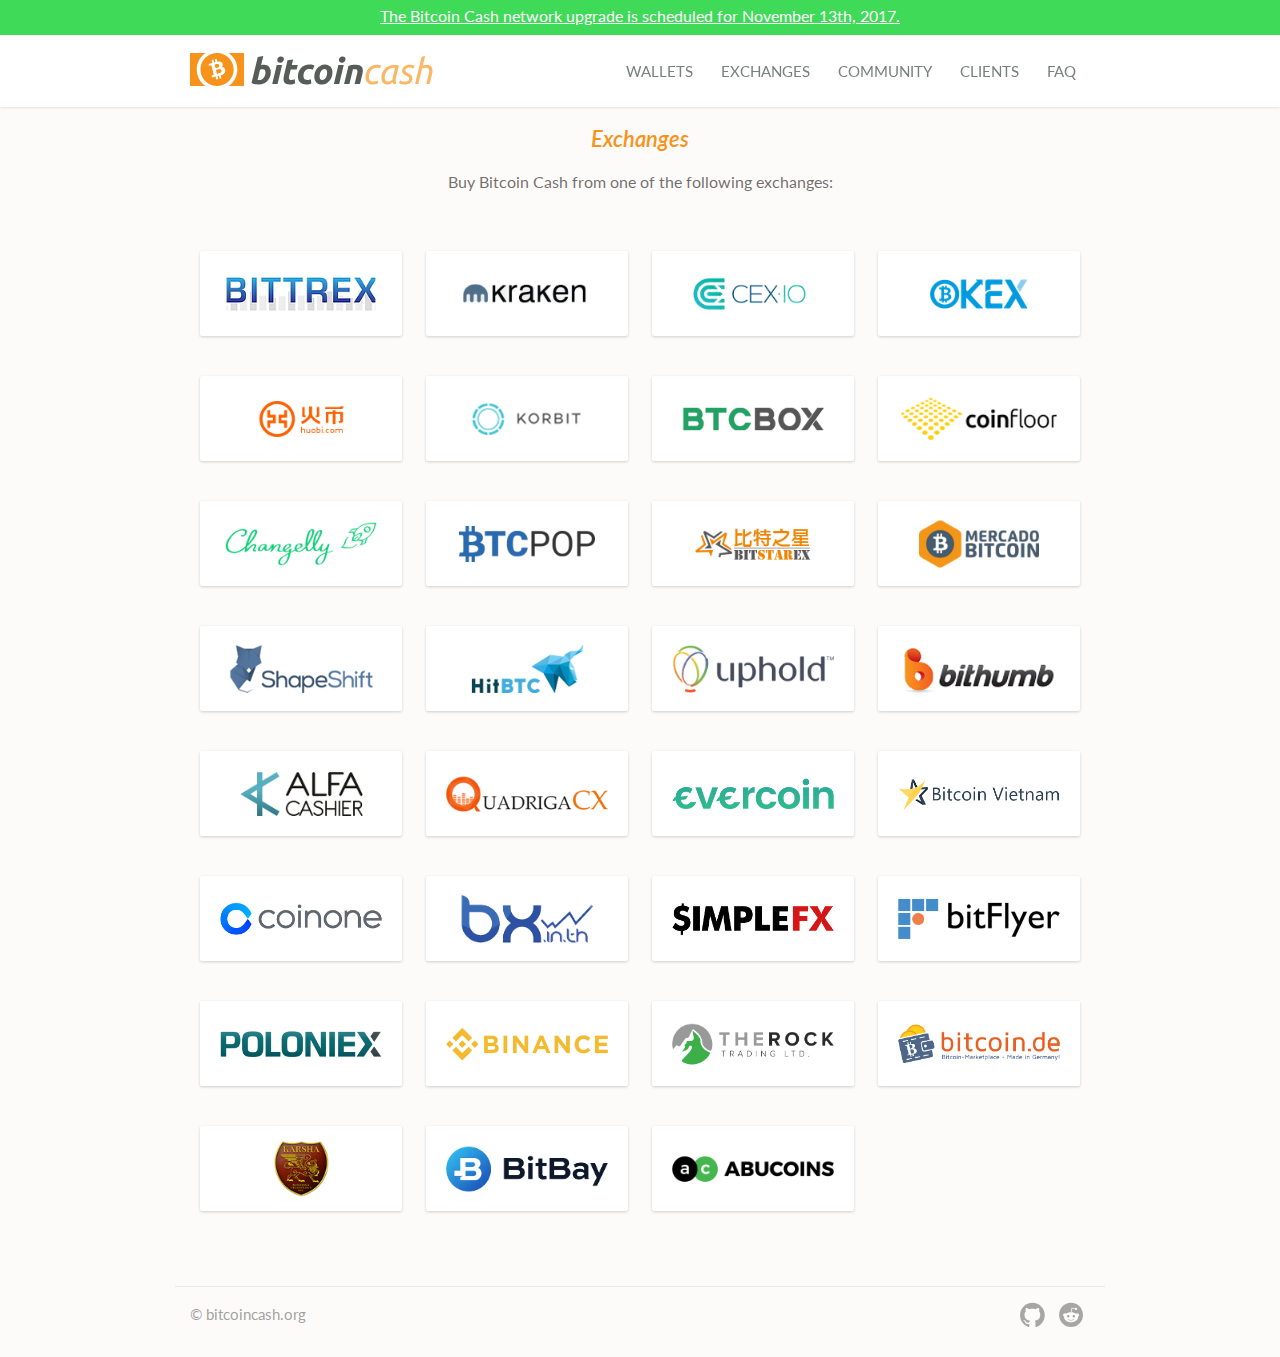
<file: exchanges/index.html>
<!DOCTYPE html>
 <html><head><meta charset="utf-8"/><meta http-equiv="x-ua-compatible" content="ie=edge"/><meta name="viewport" content="width=device-width, initial-scale=1, shrink-to-fit=no"/><link rel="preload" href="/component---src-layouts-index-js-f1b4e95ae78144b74a7f.js" as="script"/><link rel="preload" href="/component---src-templates-info-js-456c077464030086524b.js" as="script"/><link rel="preload" href="/path---exchanges-aedddb7d2831cb4c5e86.js" as="script"/><link rel="preload" href="/app-acb2a2330e5158d832f8.js" as="script"/><link rel="preload" href="/commons-fbc9633fc2915bf12a96.js" as="script"/><script id="webpack-manifest">
            //<![CDATA[
            window.webpackManifest = {"231608221292675":"app-acb2a2330e5158d832f8.js","192376757782131":"component---src-templates-info-js-456c077464030086524b.js","162898551421021":"component---src-pages-404-js-4503918ea3a16cfcdb75.js","35783957827783":"component---src-pages-index-js-e72ae71e5cd99b4c4e32.js","60335399758886":"path----131f9aef94525eeb6ecd.js","89964437801898":"path---exchanges-aedddb7d2831cb4c5e86.js","84887730282209":"path---faq-65c5b6e42cca383a7978.js","80240100688149":"path---clients-959b3fa8e5e3911490f8.js","97786326051841":"path---projects-44917730f01d3f184af6.js","152129398714684":"path---wallets-15496360a031353c4d8b.js","257431895517821":"path---services-eb6c0a51d577ce4ad221.js","254022195166212":"path---404-a0e39f21c11f6a62c5ab.js","142629428675168":"path---index-a0e39f21c11f6a62c5ab.js","178698757827068":"path---404-html-a0e39f21c11f6a62c5ab.js","114276838955818":"component---src-layouts-index-js-f1b4e95ae78144b74a7f.js","219263751331854":"component---src-layouts-landing-page-js-d3e55fa6e1a7f02f0cac.js"}
            //]]>
            </script><title data-react-helmet="true">Bitcoin Cash - Peer-to-Peer Electronic Cash</title><meta data-react-helmet="true" name="description" content="Bitcoin Cash brings sound money to the world. Merchants and users are empowered with low fees and reliable confirmations. The future shines brightly with unrestricted growth, global adoption, permissionless innovation, and decentralized development."/><meta data-react-helmet="true" name="og:title" content="Bitcoin Cash - Peer-to-Peer Electronic Cash"/><meta data-react-helmet="true" name="og:description" content="Bitcoin Cash brings sound money to the world. Merchants and users are empowered with low fees and reliable confirmations. The future shines brightly with unrestricted growth, global adoption, permissionless innovation, and decentralized development."/><meta data-react-helmet="true" name="og:image" content="/static/images/bitcoin-cash-logotype.png"/><meta data-react-helmet="true" name="viewport" content="width=device-width, initial-scale=1.0, maximum-scale=1.0, user-scalable=no"/><style id="__jsx-style-2941405734">a[data-jsx="2941405734"]{background-color:#3eda58;margin-top:-7px;display:block;padding:10px;padding-top:13px;color:white;text-align:center;text-decoration:none;font-weight:400}a[data-jsx="2941405734"]:hover{text-decoration:underline}
/*# sourceMappingURL=[data-uri] */
/*@ sourceURL=src/components/layout/Header/index.js */</style><style id="__jsx-style-3076129719">.content[data-jsx="3076129719"]{max-width:900px;padding:15px;margin:0 auto}
/*# sourceMappingURL=[data-uri] */
/*@ sourceURL=src/components/layout/Content.js */</style><style id="__jsx-style-1866970668">header[data-jsx="1866970668"]{position:fixed;top:0;left:0;right:0;z-index:10;-webkit-transition:background-color 0.3s;transition:background-color 0.3s}header[data-solid="true"][data-jsx="1866970668"]{background-color:white;box-shadow:0 1px 2px 0 rgba(0,0,0,0.10)}header[data-solid="true"][data-jsx="1866970668"] #logomark,header[data-solid="true"][data-jsx="1866970668"] #cash{-webkit-fill:#f7931a;fill:#f7931a;-webkit-fill-opacity:1;fill-opacity:1}header[data-solid="true"][data-jsx="1866970668"] #bitcoin{-webkit-fill:#565d59;fill:#565d59}header[data-solid="true"][data-jsx="1866970668"] nav[data-jsx="1866970668"] a,header[data-solid="true"][data-jsx="1866970668"] nav[data-jsx="1866970668"] span{color:#7A817C}header[data-solid="true"][data-jsx="1866970668"] nav[data-jsx="1866970668"] a:hover{color:#4e524f}nav[data-jsx="1866970668"]{-webkit-flex-grow:1;-ms-flex-grow:1;flex-grow:1;text-align:right}nav[data-jsx="1866970668"] a,nav[data-jsx="1866970668"] span{display:inline-block;padding:6px 8px;font-size:15px;color:rgba(255,255,255,0.85);margin:0 6px;text-transform:uppercase;text-decoration:none;cursor:pointer}nav[data-jsx="1866970668"] a:hover,nav[data-jsx="1866970668"] span:hover{color:white}.dropdown[data-jsx="1866970668"]{position:relative}.dropdown[data-jsx="1866970668"]:hover .box[data-jsx="1866970668"]{display:block}nav[data-jsx="1866970668"] .dropdown:hover{background-color:rgba(0,0,0,0.1);border-top-left-radius:5px;border-top-right-radius:5px}header[data-solid="true"][data-jsx="1866970668"] nav[data-jsx="1866970668"] .dropdown:hover{background-color:#56ac6f;color:white}.box[data-jsx="1866970668"]{position:absolute;border:1px solid #95ab9b;border-radius:3px;border-top-left-radius:0;padding:5px 0;top:100%;left:0;min-width:120%;text-align:left;background-color:white;display:none}.box[data-jsx="1866970668"] a{font-size:14px}.box[data-jsx="1866970668"] .dropdown{display:block;margin:0;border-radius:0 !important}header[data-solid="false"][data-jsx="1866970668"] .box[data-jsx="1866970668"] a{color:#737d76}.menu-button[data-jsx="1866970668"]{margin-right:10px;display:none}@media (max-width:800px){.menu-button[data-jsx="1866970668"]{display:block}nav[data-jsx="1866970668"]{position:absolute;top:69px;background-color:white;left:0;right:0;text-align:center;border-top:1px solid #00000026;box-shadow:0px 2px 2px rgba(0,0,0,0.08);display:none}nav[data-show="true"][data-jsx="1866970668"]{display:block}nav[data-jsx="1866970668"] a,nav[data-jsx="1866970668"] span{display:block;color:#566156;padding:18px 0}.dropdown[data-jsx="1866970668"]{padding-bottom:0;line-height:45px;padding-top:2px}.box[data-jsx="1866970668"]{position:relative;min-width:0}.box[data-jsx="1866970668"] .dropdown{text-align:center;padding:5px}}
/*# sourceMappingURL=[data-uri] */
/*@ sourceURL=src/components/layout/Header/index.js */</style><style id="__jsx-style-1115894064">.container[data-jsx="1115894064"]{padding-top:110px;text-align:center}h2[data-jsx="1115894064"]{font-weight:600;text-align:center;font-size:22px;font-style:italic;color:#F7931A}p[data-jsx="1115894064"]{font-size:16px;color:rgba(43,36,28,0.66);margin:20px 0}.content[data-jsx="1115894064"]{margin:40px 0}.content[data-card="true"][data-jsx="1115894064"]{background-color:white;padding:30px;box-shadow:0px 1px 3px rgba(0,0,0,0.22);border-radius:2px;text-align:left}.content[data-jsx="1115894064"] ul{text-align:left}.content[data-jsx="1115894064"] li{display:inline-block;width:calc(25% - 23px);margin:20px 10px;vertical-align:middle;text-align:center;-webkit-transition:-webkit-transform 0.1s;-webkit-transition:transform 0.1s;transition:transform 0.1s;position:relative}.content[data-jsx="1115894064"] li::after{content:"";position:absolute;left:0;right:0;bottom:0;height:0px;background-color:#f29d38;-webkit-transition:height 0.1s;transition:height 0.1s}.content[data-jsx="1115894064"] li:hover::after{height:4px}.content[data-jsx="1115894064"] li a{background:#FFFFFF;box-shadow:0 1px 3px 0 rgba(0,0,0,0.18);border-radius:2px;width:100%;height:85px;display:block;vertical-align:middle}.content[data-jsx="1115894064"] li img{position:relative;top:50%;-webkit-transform:translateY(-50%) scale(0.8);-ms-transform:translateY(-50%) scale(0.8);transform:translateY(-50%) scale(0.8);max-width:100%}.content[data-jsx="1115894064"] h3{color:rgb(131,146,135);margin:20px 0;font-size:20px;margin-top:30px;color:#2c38328a;font-weight:400;border-top:1px solid #00000021;padding-top:40px}.content[data-jsx="1115894064"] h3:first-child{margin-top:0;border-top:none;padding-top:0}.content[data-jsx="1115894064"] p{line-height:33px;font-weight:400;color:rgba(0,0,0,0.7)}@media (max-width:800px){.content[data-jsx="1115894064"] li{width:calc(33% - 21px)}}@media (max-width:600px){.content[data-jsx="1115894064"] li{width:calc(50% - 16px);margin:10px 7px}}
/*# sourceMappingURL=[data-uri] */
/*@ sourceURL=src/templates/info.js */</style><style id="__jsx-style-2073796484">footer[data-jsx="2073796484"]{padding-bottom:40px}p[data-jsx="2073796484"]{font-size:15px;color:rgba(147,146,142,0.86);float:left;margin-top:3px}.social[data-jsx="2073796484"]{float:right}a[data-jsx="2073796484"]{margin:0 7px}
/*# sourceMappingURL=[data-uri] */
/*@ sourceURL=src/components/layout/Footer/index.js */</style><link href="https://fonts.googleapis.com/css?family=Lato|Lato:700" rel="stylesheet"/><script>
  !function(e,t,r){function n(){for(;d[0]&&"loaded"==d[0][f];)c=d.shift(),c[o]=!i.parentNode.insertBefore(c,i)}for(var s,a,c,d=[],i=e.scripts[0],o="onreadystatechange",f="readyState";s=r.shift();)a=e.createElement(t),"async"in i?(a.async=!1,e.head.appendChild(a)):i[f]?(d.push(a),a[o]=n):e.write("<"+t+' src="'+s+'" defer></'+t+">"),a.src=s}(document,"script",[
  "/commons-fbc9633fc2915bf12a96.js","/app-acb2a2330e5158d832f8.js","/path---exchanges-aedddb7d2831cb4c5e86.js","/component---src-templates-info-js-456c077464030086524b.js","/component---src-layouts-index-js-f1b4e95ae78144b74a7f.js"
])
  </script><style id="gatsby-inlined-css">*{margin:0;padding:0}body{font-family:Lato,Helvetica Neue,Helvetica,Arial,sans-serif;background-color:#fcfbfa}button{border:none;background:none;cursor:pointer}button:focus{outline:none}ol,ul{list-style-type:none;padding:0}p a{color:#f7931a;text-decoration:none}</style></head><body><div id="___gatsby"><div data-reactroot="" data-reactid="1" data-react-checksum="2018563264"><!-- react-empty: 2 --><header data-solid="true" data-jsx="1866970668" data-reactid="3"><a href="https://www.bitcoinabc.org/november" target="_blank" data-jsx="2941405734" data-reactid="4"><!-- react-text: 5 -->The Bitcoin Cash network upgrade is scheduled for November 13th, 2017.<!-- /react-text --><!-- react-empty: 6 --></a><div class="content" style="display:flex;align-items:center;position:relative;padding-top:18px;padding-bottom:18px;" data-jsx="3076129719" data-reactid="7"><a style="flex-grow:1;" href="/" data-reactid="8"><svg width="243px" height="33px" viewBox="0 0 243 33" version="1.1" data-reactid="9"><title data-reactid="10">logotype</title><desc data-reactid="11">Created with Sketch.</desc><defs data-reactid="12"></defs><g id="Page-1" stroke="none" stroke-width="1" fill="none" fill-rule="evenodd" data-reactid="13"><g id="Landing-page" transform="translate(-94.000000, -100.000000)" fill="#FFFFFF" data-reactid="14"><g id="header" transform="translate(94.000000, 93.000000)" data-reactid="15"><g id="logotype" transform="translate(0.000000, 7.000000)" data-reactid="16"><path d="M74.084,11.668 C75.2360058,11.668 76.2319958,11.871998 77.072,12.28 C77.9120042,12.688002 78.6079972,13.2399965 79.16,13.936 C79.7120028,14.6320035 80.1199987,15.4479953 80.384,16.384 C80.6480013,17.3200047 80.78,18.3279946 80.78,19.408 C80.78,21.0640083 80.4740031,22.6299926 79.862,24.106 C79.2499969,25.5820074 78.4160053,26.8659945 77.36,27.958 C76.3039947,29.0500055 75.0560072,29.9139968 73.616,30.55 C72.1759928,31.1860032 70.6160084,31.504 68.936,31.504 C68.7199989,31.504 68.3420027,31.4980001 67.802,31.486 C67.2619973,31.4739999 66.6440035,31.4200005 65.948,31.324 C65.2519965,31.2279995 64.5140039,31.084001 63.734,30.892 C62.9539961,30.699999 62.2160035,30.4360017 61.52,30.1 L67.748,3.928 L73.328,3.064 L71.096,12.352 C71.5760024,12.1359989 72.0559976,11.9680006 72.536,11.848 C73.0160024,11.7279994 73.5319972,11.668 74.084,11.668 Z M69.404,27.076 C70.2440042,27.076 71.0359963,26.872002 71.78,26.464 C72.5240037,26.055998 73.1659973,25.5100034 73.706,24.826 C74.2460027,24.1419966 74.6719984,23.3680043 74.984,22.504 C75.2960016,21.6399957 75.452,20.7400047 75.452,19.804 C75.452,18.6519942 75.2600019,17.7520032 74.876,17.104 C74.4919981,16.4559968 73.7840052,16.132 72.752,16.132 C72.4159983,16.132 71.9780027,16.1919994 71.438,16.312 C70.8979973,16.4320006 70.4120022,16.6839981 69.98,17.068 L67.604,26.932 C67.7480007,26.9560001 67.8739995,26.9799999 67.982,27.004 C68.0900005,27.0280001 68.2039994,27.0459999 68.324,27.058 C68.4440006,27.0700001 68.5879992,27.076 68.756,27.076 L69.404,27.076 Z M87.548,31 L82.22,31 L86.72,12.064 L92.084,12.064 L87.548,31 Z M90.14,9.76 C89.3959963,9.76 88.724003,9.53800222 88.124,9.094 C87.523997,8.64999778 87.224,7.97200456 87.224,7.06 C87.224,6.55599748 87.325999,6.08200222 87.53,5.638 C87.734001,5.19399778 88.0039983,4.81000162 88.34,4.486 C88.6760017,4.16199838 89.0659978,3.90400096 89.51,3.712 C89.9540022,3.51999904 90.4279975,3.424 90.932,3.424 C91.6760037,3.424 92.347997,3.64599778 92.948,4.09 C93.548003,4.53400222 93.848,5.21199544 93.848,6.124 C93.848,6.62800252 93.746001,7.10199778 93.542,7.546 C93.337999,7.99000222 93.0680017,8.37399838 92.732,8.698 C92.3959983,9.02200162 92.0060022,9.27999904 91.562,9.472 C91.1179978,9.66400096 90.6440025,9.76 90.14,9.76 Z M97.556,7.348 L103.136,6.484 L101.768,12.064 L107.744,12.064 L106.664,16.456 L100.724,16.456 L99.14,23.08 C98.9959993,23.6320028 98.9060002,24.1479976 98.87,24.628 C98.8339998,25.1080024 98.8939992,25.5219983 99.05,25.87 C99.2060008,26.2180017 99.4759981,26.487999 99.86,26.68 C100.244002,26.872001 100.771997,26.968 101.444,26.968 C102.020003,26.968 102.577997,26.9140005 103.118,26.806 C103.658003,26.6979995 104.203997,26.548001 104.756,26.356 L105.152,30.46 C104.431996,30.7240013 103.652004,30.951999 102.812,31.144 C101.971996,31.336001 100.976006,31.432 99.824,31.432 C98.1679917,31.432 96.8840046,31.1860025 95.972,30.694 C95.0599954,30.2019975 94.4120019,29.5300043 94.028,28.678 C93.6439981,27.8259957 93.4759998,26.8480055 93.524,25.744 C93.5720002,24.6399945 93.7399986,23.4760061 94.028,22.252 L97.556,7.348 Z M107.924,23.44 C107.924,21.8079918 108.187997,20.2720072 108.716,18.832 C109.244003,17.3919928 109.999995,16.1320054 110.984,15.052 C111.968005,13.9719946 113.161993,13.1200031 114.566,12.496 C115.970007,11.8719969 117.535991,11.56 119.264,11.56 C120.344005,11.56 121.309996,11.661999 122.162,11.866 C123.014004,12.070001 123.787997,12.3399983 124.484,12.676 L122.648,16.852 C122.167998,16.659999 121.670003,16.4860008 121.154,16.33 C120.637997,16.1739992 120.008004,16.096 119.264,16.096 C117.463991,16.096 116.048005,16.7019939 115.016,17.914 C113.983995,19.1260061 113.468,20.7759896 113.468,22.864 C113.468,24.0880061 113.731997,25.0779962 114.26,25.834 C114.788003,26.5900038 115.759993,26.968 117.176,26.968 C117.872003,26.968 118.543997,26.8960007 119.192,26.752 C119.840003,26.6079993 120.415997,26.4280011 120.92,26.212 L121.316,30.496 C120.643997,30.7600013 119.906004,30.993999 119.102,31.198 C118.297996,31.402001 117.320006,31.504 116.168,31.504 C114.679993,31.504 113.420005,31.2880022 112.388,30.856 C111.355995,30.4239978 110.504003,29.8420037 109.832,29.11 C109.159997,28.3779963 108.674002,27.5200049 108.374,26.536 C108.073999,25.5519951 107.924,24.5200054 107.924,23.44 Z M131.792,31.504 C130.519994,31.504 129.416005,31.3120019 128.48,30.928 C127.543995,30.5439981 126.770003,30.0040035 126.158,29.308 C125.545997,28.6119965 125.084002,27.7900047 124.772,26.842 C124.459998,25.8939953 124.304,24.8440058 124.304,23.692 C124.304,22.2519928 124.537998,20.8120072 125.006,19.372 C125.474002,17.9319928 126.163995,16.6360058 127.076,15.484 C127.988005,14.3319942 129.103993,13.3900037 130.424,12.658 C131.744007,11.9259963 133.255991,11.56 134.96,11.56 C136.208006,11.56 137.305995,11.7519981 138.254,12.136 C139.202005,12.5200019 139.981997,13.0599965 140.594,13.756 C141.206003,14.4520035 141.667998,15.2739953 141.98,16.222 C142.292002,17.1700047 142.448,18.2199942 142.448,19.372 C142.448,20.8120072 142.220002,22.2519928 141.764,23.692 C141.307998,25.1320072 140.636004,26.4279942 139.748,27.58 C138.859996,28.7320058 137.750007,29.6739963 136.418,30.406 C135.085993,31.1380037 133.544009,31.504 131.792,31.504 Z M134.456,16.096 C133.663996,16.096 132.968003,16.3239977 132.368,16.78 C131.767997,17.2360023 131.264002,17.8119965 130.856,18.508 C130.447998,19.2040035 130.142001,19.9659959 129.938,20.794 C129.733999,21.6220041 129.632,22.4079963 129.632,23.152 C129.632,24.3760061 129.823998,25.3179967 130.208,25.978 C130.592002,26.6380033 131.287995,26.968 132.296,26.968 C133.088004,26.968 133.783997,26.7400023 134.384,26.284 C134.984003,25.8279977 135.487998,25.2520035 135.896,24.556 C136.304002,23.8599965 136.609999,23.0980041 136.814,22.27 C137.018001,21.4419959 137.12,20.6560037 137.12,19.912 C137.12,18.6879939 136.928002,17.7460033 136.544,17.086 C136.159998,16.4259967 135.464005,16.096 134.456,16.096 Z M149.216,31 L143.888,31 L148.388,12.064 L153.752,12.064 L149.216,31 Z M151.808,9.76 C151.063996,9.76 150.392003,9.53800222 149.792,9.094 C149.191997,8.64999778 148.892,7.97200456 148.892,7.06 C148.892,6.55599748 148.993999,6.08200222 149.198,5.638 C149.402001,5.19399778 149.671998,4.81000162 150.008,4.486 C150.344002,4.16199838 150.733998,3.90400096 151.178,3.712 C151.622002,3.51999904 152.095997,3.424 152.6,3.424 C153.344004,3.424 154.015997,3.64599778 154.616,4.09 C155.216003,4.53400222 155.516,5.21199544 155.516,6.124 C155.516,6.62800252 155.414001,7.10199778 155.21,7.546 C155.005999,7.99000222 154.736002,8.37399838 154.4,8.698 C154.063998,9.02200162 153.674002,9.27999904 153.23,9.472 C152.785998,9.66400096 152.312003,9.76 151.808,9.76 Z M158.432,12.928 C158.840002,12.8079994 159.289998,12.6700008 159.782,12.514 C160.274002,12.3579992 160.825997,12.2140007 161.438,12.082 C162.050003,11.9499993 162.733996,11.8420004 163.49,11.758 C164.246004,11.6739996 165.103995,11.632 166.064,11.632 C168.896014,11.632 170.839995,12.4479918 171.896,14.08 C172.952005,15.7120082 173.132003,17.9439858 172.436,20.776 L169.988,31 L164.624,31 L167,20.992 C167.144001,20.3679969 167.258,19.7620029 167.342,19.174 C167.426,18.5859971 167.42,18.0700022 167.324,17.626 C167.228,17.1819978 167.006002,16.8220014 166.658,16.546 C166.309998,16.2699986 165.776004,16.132 165.056,16.132 C164.359997,16.132 163.652004,16.2039993 162.932,16.348 L159.44,31 L154.076,31 L158.432,12.928 Z" id="bitcoin" data-reactid="17"></path><path d="M175.568,24.304 C175.568,22.6719918 175.813998,21.1000076 176.306,19.588 C176.798002,18.0759924 177.523995,16.7440058 178.484,15.592 C179.444005,14.4399942 180.619993,13.5220034 182.012,12.838 C183.404007,12.1539966 184.999991,11.812 186.8,11.812 C187.592004,11.812 188.347996,11.8659995 189.068,11.974 C189.788004,12.0820005 190.471997,12.2919984 191.12,12.604 L189.86,15.412 C189.475998,15.1959989 189.026003,15.0280006 188.51,14.908 C187.993997,14.7879994 187.328004,14.728 186.512,14.728 C185.335994,14.728 184.280005,14.9859974 183.344,15.502 C182.407995,16.0180026 181.610003,16.7019957 180.95,17.554 C180.289997,18.4060043 179.786002,19.3899944 179.438,20.506 C179.089998,21.6220056 178.916,22.779994 178.916,23.98 C178.916,24.6040031 178.981999,25.1919972 179.114,25.744 C179.246001,26.2960028 179.479998,26.7819979 179.816,27.202 C180.152002,27.6220021 180.601997,27.9519988 181.166,28.192 C181.730003,28.4320012 182.443996,28.552 183.308,28.552 C183.740002,28.552 184.195998,28.5100004 184.676,28.426 C185.156002,28.3419996 185.599998,28.2400006 186.008,28.12 C186.416002,27.9999994 186.781998,27.8740007 187.106,27.742 C187.430002,27.6099993 187.663999,27.4840006 187.808,27.364 L188.096,30.208 C187.639998,30.4960014 186.932005,30.7779986 185.972,31.054 C185.011995,31.3300014 183.920006,31.468 182.696,31.468 C181.543994,31.468 180.524004,31.2940017 179.636,30.946 C178.747996,30.5979983 178.004003,30.1060032 177.404,29.47 C176.803997,28.8339968 176.348002,28.0780044 176.036,27.202 C175.723998,26.3259956 175.568,25.3600053 175.568,24.304 Z M203.432,31.216 C203.311999,30.9519987 203.192001,30.6580016 203.072,30.334 C202.951999,30.0099984 202.856,29.6680018 202.784,29.308 C202.255997,29.7880024 201.548004,30.2679976 200.66,30.748 C199.771996,31.2280024 198.680006,31.468 197.384,31.468 C196.327995,31.468 195.422004,31.3000017 194.666,30.964 C193.909996,30.6279983 193.292002,30.160003 192.812,29.56 C192.331998,28.959997 191.978001,28.2520041 191.75,27.436 C191.521999,26.6199959 191.408,25.7200049 191.408,24.736 C191.408,23.127992 191.677997,21.5560077 192.218,20.02 C192.758003,18.4839923 193.567995,17.116006 194.648,15.916 C195.728005,14.715994 197.083992,13.7440037 198.716,13 C200.348008,12.2559963 202.255989,11.884 204.44,11.884 C205.088003,11.884 205.843996,11.9559993 206.708,12.1 C207.572004,12.2440007 208.315997,12.4839983 208.94,12.82 L206.168,24.124 C206.047999,24.6760028 205.946,25.2039975 205.862,25.708 C205.778,26.2120025 205.736,26.7399972 205.736,27.292 C205.736,27.8440028 205.784,28.4019972 205.88,28.966 C205.976,29.5300028 206.143999,30.1359968 206.384,30.784 L203.432,31.216 Z M198.068,28.624 C199.076005,28.624 199.939996,28.4080022 200.66,27.976 C201.380004,27.5439978 202.003997,27.0400029 202.532,26.464 C202.556,26.055998 202.598,25.6300022 202.658,25.186 C202.718,24.7419978 202.796,24.2920023 202.892,23.836 L205.052,14.908 C204.931999,14.8599998 204.734001,14.8240001 204.458,14.8 C204.181999,14.7759999 203.936001,14.764 203.72,14.764 C202.351993,14.764 201.116006,15.0279974 200.012,15.556 C198.907994,16.0840026 197.966004,16.7859956 197.186,17.662 C196.405996,18.5380044 195.806002,19.5579942 195.386,20.722 C194.965998,21.8860058 194.756,23.1039936 194.756,24.376 C194.756,24.8800025 194.804,25.3899974 194.9,25.906 C194.996,26.4220026 195.169999,26.877998 195.422,27.274 C195.674001,27.670002 196.009998,27.9939987 196.43,28.246 C196.850002,28.4980013 197.395997,28.624 198.068,28.624 Z M214.88,28.66 C215.384003,28.66 215.893997,28.6120005 216.41,28.516 C216.926003,28.4199995 217.381998,28.2640011 217.778,28.048 C218.174002,27.8319989 218.497999,27.5380019 218.75,27.166 C219.002001,26.7939981 219.128,26.3320028 219.128,25.78 C219.128,25.4199982 219.068001,25.1020014 218.948,24.826 C218.827999,24.5499986 218.636001,24.2920012 218.372,24.052 C218.107999,23.8119988 217.778002,23.5780011 217.382,23.35 C216.985998,23.1219989 216.512003,22.8640014 215.96,22.576 C215.407997,22.3119987 214.904002,22.0480013 214.448,21.784 C213.991998,21.5199987 213.590002,21.2080018 213.242,20.848 C212.893998,20.4879982 212.624001,20.0620025 212.432,19.57 C212.239999,19.0779975 212.144,18.4840035 212.144,17.788 C212.144,15.987991 212.791994,14.5420055 214.088,13.45 C215.384006,12.3579945 217.267988,11.812 219.74,11.812 C220.892006,11.812 221.905996,11.9259989 222.782,12.154 C223.658004,12.3820011 224.263998,12.591999 224.6,12.784 L223.34,15.52 C223.003998,15.327999 222.464004,15.1240011 221.72,14.908 C220.975996,14.6919989 220.148005,14.584 219.236,14.584 C218.779998,14.584 218.324002,14.6319995 217.868,14.728 C217.411998,14.8240005 216.998002,14.9859989 216.626,15.214 C216.253998,15.4420011 215.954001,15.7419981 215.726,16.114 C215.497999,16.4860019 215.384,16.9359974 215.384,17.464 C215.384,18.1120032 215.635997,18.6459979 216.14,19.066 C216.644003,19.4860021 217.399995,19.9239977 218.408,20.38 C219.032003,20.6680014 219.589998,20.9619985 220.082,21.262 C220.574002,21.5620015 220.993998,21.8979981 221.342,22.27 C221.690002,22.6420019 221.953999,23.0799975 222.134,23.584 C222.314001,24.0880025 222.404,24.6879965 222.404,25.384 C222.404,26.392005 222.212002,27.2799962 221.828,28.048 C221.443998,28.8160038 220.910003,29.4519975 220.226,29.956 C219.541997,30.4600025 218.732005,30.8379987 217.796,31.09 C216.859995,31.3420013 215.840006,31.468 214.736,31.468 C213.919996,31.468 213.182003,31.4140005 212.522,31.306 C211.861997,31.1979995 211.286002,31.0720007 210.794,30.928 C210.301998,30.7839993 209.894002,30.6340008 209.57,30.478 C209.245998,30.3219992 209.000001,30.1960005 208.832,30.1 L210.128,27.364 C210.296001,27.4600005 210.529998,27.5799993 210.83,27.724 C211.130001,27.8680007 211.489998,28.0119993 211.91,28.156 C212.330002,28.3000007 212.791997,28.4199995 213.296,28.516 C213.800003,28.6120005 214.327997,28.66 214.88,28.66 Z M225.032,31 L231.62,3.64 L235.112,3.064 L232.808,12.532 C233.360003,12.339999 233.941997,12.1840006 234.554,12.064 C235.166003,11.9439994 235.783997,11.884 236.408,11.884 C237.488005,11.884 238.417996,12.0339985 239.198,12.334 C239.978004,12.6340015 240.607998,13.0419974 241.088,13.558 C241.568002,14.0740026 241.921999,14.6979963 242.15,15.43 C242.378001,16.1620037 242.492,16.9599957 242.492,17.824 C242.492,18.8800053 242.324002,20.0799933 241.988,21.424 L239.684,31 L236.336,31 L238.46,22.144 C238.628001,21.4719966 238.789999,20.7880035 238.946,20.092 C239.102001,19.3959965 239.18,18.7360031 239.18,18.112 C239.18,17.1519952 238.916003,16.3540032 238.388,15.718 C237.859997,15.0819968 236.876007,14.764 235.436,14.764 C234.859997,14.764 234.266003,14.8179995 233.654,14.926 C233.041997,15.0340005 232.532002,15.183999 232.124,15.376 L228.38,31 L225.032,31 Z" id="cash" opacity="0.669723732" data-reactid="18"></path><g id="logomark" fill-rule="nonzero" data-reactid="19"><path d="M15.5301299,-6.13464834e-12 C10.2332931,3.62753361 6.76280835,9.68753569 6.76280835,16.5507692 C6.76280835,23.3503613 10.1692292,29.3615493 15.3832527,33 L0,33 L0,0 L15.5301299,0 Z M38.5723368,0 L54,0 L54,33 L38.7192141,33 C43.9332376,29.3615493 47.3396584,23.3503613 47.3396584,16.5507692 C47.3396584,9.68753569 43.8691737,3.62753361 38.5723368,-6.13464834e-12 Z M43.1539935,20.4285014 C40.9366705,29.2405733 31.9288608,34.6034821 23.0341481,32.40599 C14.1430668,30.2090119 8.73049535,21.2833387 10.9488559,12.4717808 C13.1651413,3.6586808 22.172951,-1.70474208 31.0650698,0.492236012 C39.9592638,2.6892141 45.3713165,11.6159154 43.1539935,20.4285014 L43.1539935,20.4285014 Z M32.5102106,10.6235988 C31.7751715,8.53726877 29.7381179,8.28872828 27.3392641,8.67586559 L26.6069965,5.70959611 L24.7877126,6.16788173 L25.5007316,9.05595755 C25.0224701,9.17644764 24.535892,9.30892275 24.0525445,9.4408436 L23.3351835,6.53355112 L21.5168158,6.99134963 L22.248143,9.95695558 C21.8562189,10.0641182 21.4711899,10.168778 21.0940681,10.2639977 L21.0915596,10.2548597 L18.5820428,10.8858391 L19.0585303,12.8141066 C19.0585303,12.8141066 20.3957645,12.4504005 20.3794935,12.4805773 C21.1164748,12.2952441 21.4611228,12.6594328 21.6213258,13.0082484 L22.4556256,16.3874241 C22.506545,16.3748939 22.5734011,16.3602894 22.6510351,16.3515895 C22.5904478,16.3669332 22.5254725,16.3828647 22.458906,16.400224 L23.6269935,21.1342918 C23.6514677,21.3726013 23.6057269,21.7739061 23.0910842,21.9044322 C23.1194153,21.9190383 21.7684815,22.237088 21.7684815,22.237088 L21.9392624,24.4843974 L24.3068461,23.8881617 C24.747569,23.7777412 25.1829164,23.6759966 25.6091738,23.5715222 L26.3504866,26.5713789 L28.1679381,26.1140675 L27.435164,23.1457403 C27.9366924,23.0303319 28.4205719,22.9126723 28.8919139,22.7935343 L29.6204673,25.7483981 L31.4397511,25.2901125 L30.7010911,22.2952448 C33.7167677,21.3509214 35.6687811,20.0471506 35.2309772,17.1296752 C34.8790206,14.7803165 33.5382392,14.0300825 31.6998359,14.0534835 C32.6230732,13.2548357 33.0507145,12.1495707 32.5102106,10.6235988 L32.5102106,10.6235988 Z M31.5602458,17.6834272 C32.1146683,19.9251328 28.1835974,20.6440992 26.9508753,20.9557258 L25.9701603,16.980716 C27.2036058,16.6704501 30.9831731,15.3449747 31.5602458,17.6834272 Z M29.3055006,12.292748 C29.8084254,14.3326199 26.5237098,14.9068768 25.4966905,15.1655605 L24.6069121,11.5604883 C25.6339315,11.3018045 28.7801196,10.1653344 29.3055006,12.292748 Z" id="Combined-Shape" data-reactid="20"></path></g></g></g></g></g></svg></a><button class="menu-button" data-jsx="1866970668" data-reactid="21"><svg width="29px" height="23px" viewBox="0 0 29 23" version="1.1" data-reactid="22"><title data-reactid="23">menu</title><desc data-reactid="24">Created with Sketch.</desc><defs data-reactid="25"></defs><g id="Page-1" stroke="none" stroke-width="1" fill="none" fill-rule="evenodd" data-reactid="26"><g id="Generic-page" transform="translate(-339.000000, -109.000000)" fill="#56AC6F" data-reactid="27"><g id="header" transform="translate(0.000000, 75.000000)" data-reactid="28"><path d="M341.5,34 L365.5,34 C366.880712,34 368,35.1192881 368,36.5 L368,36.5 C368,37.8807119 366.880712,39 365.5,39 L341.5,39 C340.119288,39 339,37.8807119 339,36.5 L339,36.5 L339,36.5 C339,35.1192881 340.119288,34 341.5,34 L341.5,34 Z M341.5,43 L365.5,43 C366.880712,43 368,44.1192881 368,45.5 C368,46.8807119 366.880712,48 365.5,48 L341.5,48 C340.119288,48 339,46.8807119 339,45.5 C339,44.1192881 340.119288,43 341.5,43 L341.5,43 Z M341.5,52 L365.5,52 C366.880712,52 368,53.1192881 368,54.5 C368,55.8807119 366.880712,57 365.5,57 L341.5,57 C340.119288,57 339,55.8807119 339,54.5 C339,53.1192881 340.119288,52 341.5,52 L341.5,52 Z" id="menu" data-reactid="29"></path></g></g></g></svg></button><nav data-show="false" data-jsx="1866970668" data-reactid="30"><a href="/wallets" data-reactid="31">Wallets</a><a href="/exchanges" data-reactid="32">Exchanges</a><span class="dropdown" data-jsx="1866970668" data-reactid="33"><!-- react-text: 34 -->Community<!-- /react-text --><div class="box" data-jsx="1866970668" data-reactid="35"><a class="dropdown" href="/services" data-reactid="36">Services</a><a class="dropdown" href="/projects" data-reactid="37">Projects</a></div></span><a href="/clients" data-reactid="38">Clients</a><a href="/faq" data-reactid="39">FAQ</a></nav><!-- react-empty: 40 --></div><!-- react-empty: 41 --></header><div class="container" data-jsx="1115894064" data-reactid="42"><div class="content" data-jsx="3076129719" data-reactid="43"><h2 data-jsx="1115894064" data-reactid="44">Exchanges</h2><p data-jsx="1115894064" data-reactid="45">Buy Bitcoin Cash from one of the following exchanges:</p><div class="content" data-card="false" data-jsx="1115894064" data-reactid="46"><ul>
<li><a href="https://support.bittrex.com/hc/en-us/articles/115000808991-Statement-on-Bitcoin-Cash-BCC-"><img src="/images/exchanges/bittrex.png" alt="Bittrex"></a></li>
<li><a href="http://blog.kraken.com/post/1150/bitcoin-cash-and-a-critical-alert-for-bitcoin-margin-traders/"><img src="/images/exchanges/kraken.png" alt="Kraken"></a></li>
<li><a href="https://cex.io/"><img src="/images/exchanges/cexio.png" alt="CEX.IO"></a></li>
<li><a href="https://blog.okex.com/2017/07/31/okex-to-offer-bcc-btc-trading-pair-immediately-after-bcc-launch/"><img src="/images/exchanges/okex.png" alt="OKEx"></a></li>
<li><a href="https://www.huobi.com/p/content/notice/getNotice?id=624"><img src="/images/exchanges/huobi.png" alt="Huobi"></a></li>
<li><a href="http://korbitblog.tumblr.com/post/163440038518/%EC%95%88%EB%82%B4-bitcoin-cash-bcc-user-activated-hard-fork"><img src="/images/exchanges/korbit.png" alt="Korbit"></a></li>
<li><a href="https://www.btcbox.co.jp/market-bcc.html"><img src="/images/exchanges/btcbox.png" alt="BTCBOX"></a></li>
<li><a href="http://blog.coinfloor.co.uk/post/163532243506/coinfloor-to-list-bitcoin-cash-bch-in-addition"><img src="/images/exchanges/coinfloor.png" alt="CoinFloor"></a></li>
<li><a href="https://changelly.com/"><img src="/images/exchanges/changelly.png" alt="Changelly"></a></li>
<li><a href="https://blog.btcpop.co/2017/07/19/preparation-for-hard-forks/"><img src="/images/exchanges/btcpop.png" alt="Btcpop"></a></li>
<li><a href="https://www.bitstarex.com/service/article.html?id=18"><img src="/images/exchanges/bitstarex.png" alt="BitStarEx"></a></li>
<li><a href="https://blog.mercadobitcoin.com.br/entenda-com-o-mercado-bitcoin-as-mudan%C3%A7as-do-bitcoin-esperadas-para-agosto-20bb31a0d9c3"><img src="/images/exchanges/mercadobitcoin.png" alt="Mercado Bitcoin"></a></li>
<li><a href="https://shapeshift.io/"><img src="/images/exchanges/shapeshift.png" alt="ShapeShift"></a></li>
<li><a href="https://blog.hitbtc.com/our-statement-on-bitcoincash-support/"><img src="/images/exchanges/hitbtc.png" alt="HitBTC"></a></li>
<li><a href="https://uphold.com/en/blog/posts/uphold/bitcoin-cash-live-on-uphold"><img src="/images/exchanges/uphold.png" alt="Uphold"></a></li>
<li><a href="https://www.bithumb.com/"><img src="/images/exchanges/bithumb.png" alt="Bithumb"></a></li>
<li><a href="https://www.alfacashier.com/"><img src="/images/exchanges/alfacashier.png" alt="Alfa Cashier"></a></li>
<li><a href="https://www.quadrigacx.com/"><img src="/images/exchanges/quadrigacx.png" alt="QuadrigaCX"></a></li>
<li><a href="https://evercoin.com/"><img src="/images/exchanges/evercoin.png" alt="Evercoin"></a></li>
<li><a href="https://bitcoin.vn/"><img src="/images/exchanges/bitcoinvietnam.png" alt="Bitcoin Vietnam"></a></li>
<li><a href="https://coinone.co.kr/"><img src="/images/exchanges/coinone.png" alt="CoinOne"></a></li>
<li><a href="https://bx.in.th/THB/BCH/"><img src="/images/exchanges/bxinth.png" alt="bx.in.th"></a></li>
<li><a href="https://simplefx.com/dashboard/"><img src="/images/exchanges/simplefx.png" alt="SimpleFX"></a></li>
<li><a href="https://bitflyer.jp/"><img src="/images/exchanges/bitflyer.png" alt="BitFlyer"></a></li>
<li><a href="https://poloniex.com/"><img src="/images/exchanges/poloniex.png" alt="Poloniex"></a></li>
<li><a href="https://www.binance.com/"><img src="/images/exchanges/binance.png" alt="Binance"></a></li>
<li><a href="https://therocktrading.com/"><img src="/images/exchanges/therock.png" alt="TheRock"></a></li>
<li><a href="https://www.bitcoin.de/"><img src="/images/exchanges/bitcoinde.png" alt="Bitcoin.de"></a></li>
<li><a href="https://karsha.biz/"><img src="/images/exchanges/karsha.png" alt="Karsha"></a></li>
<li><a href="https://bitbay.net/"><img src="/images/exchanges/bitbay.png" alt="BitBay"></a></li>
<li><a href="https://abucoins.com/"><img src="/images/exchanges/abucoins.png" alt="AbuCoins"></a></li>
</ul></div><!-- react-empty: 47 --></div><!-- react-empty: 48 --></div><footer data-jsx="2073796484" data-reactid="49"><div class="content" style="border-top:1px solid rgba(147,146,142,0.16);box-shadow:0 1px 0 0 rgba(255,255,255,0.40);" data-jsx="3076129719" data-reactid="50"><p data-jsx="2073796484" data-reactid="51">© bitcoincash.org</p><div class="social" data-jsx="2073796484" data-reactid="52"><a href="https://github.com/bitcoincashorg/website" target="_blank" data-jsx="2073796484" data-reactid="53"><svg width="25px" height="25px" viewBox="0 0 25 25" version="1.1" data-reactid="54"><title data-reactid="55">github</title><desc data-reactid="56">Created with Sketch.</desc><defs data-reactid="57"></defs><g id="Page-1" stroke="none" stroke-width="1" fill="none" fill-rule="evenodd" opacity="0.799026268" data-reactid="58"><g id="Landing-page" transform="translate(-841.000000, -2767.000000)" fill="#93928E" data-reactid="59"><g id="social" transform="translate(801.000000, 2767.000000)" data-reactid="60"><path d="M40.0508475,13.2090308 C40.0508475,18.6896627 43.5883941,23.3376019 48.4952544,24.9772374 C49.1124826,25.0907985 49.3378237,24.7077478 49.3378237,24.3807266 C49.3378237,24.0854871 49.3265133,23.1074759 49.3204842,22.071909 C45.8869505,22.8213203 45.1611997,20.6093978 45.1611997,20.6093978 C44.5990045,19.1771664 43.7903425,18.7956418 43.7903425,18.7956418 C42.668195,18.0265365 43.8754725,18.0416764 43.8754725,18.0416764 C45.1151861,18.1279615 45.767865,19.3194812 45.767865,19.3194812 C46.8696827,21.2149925 48.6587859,20.6669293 49.3611681,20.3489921 C49.4734046,19.5496071 49.7929433,19.0015439 50.1449423,18.6926907 C47.4039996,18.3793075 44.5206271,17.3149627 44.5206271,12.5625463 C44.5206271,11.2075161 45.0022021,10.10233 45.790486,9.2340526 C45.6646239,8.91914337 45.2395771,7.65722938 45.9125618,5.95022753 C45.9125618,5.95022753 46.9480601,5.61715045 49.308402,7.22197637 C50.2926295,6.94567985 51.3484818,6.80942105 52.398281,6.80486698 C53.4473325,6.80942105 54.5039084,6.94718173 55.4896792,7.22347825 C57.8455355,5.61715045 58.882529,5.95172941 58.882529,5.95172941 C59.5577806,7.66025736 59.1327339,8.92064524 59.0061242,9.2340526 C59.7974226,10.10233 60.2752355,11.2075403 60.2752355,12.5625463 C60.2752355,17.3270746 57.3873291,18.3762553 54.6365953,18.6836067 C55.0812485,19.0681594 55.4746307,19.8221247 55.4746307,20.9788106 C55.4746307,22.6366382 55.4580388,23.9734763 55.4580388,24.3822527 C55.4580388,24.7123018 55.6826082,25.0983563 56.3081324,24.9772374 C61.2112547,23.3345739 64.7457627,18.6866347 64.7457627,13.2090308 C64.7457627,6.35975488 59.2171403,0.806451613 52.3983051,0.806451613 C45.5794698,0.806451613 40.0508475,6.35975488 40.0508475,13.2090308 Z" id="github" data-reactid="61"></path></g></g></g></svg></a><a href="https://www.reddit.com/r/Bitcoincash/" target="_blank" data-jsx="2073796484" data-reactid="62"><svg width="24px" height="25px" viewBox="0 0 24 25" version="1.1" data-reactid="63"><title data-reactid="64">reddit</title><desc data-reactid="65">Created with Sketch.</desc><defs data-reactid="66"></defs><g id="Page-1" stroke="none" stroke-width="1" fill="none" fill-rule="evenodd" opacity="0.799026268" data-reactid="67"><g id="Landing-page" transform="translate(-881.000000, -2767.000000)" fill-rule="nonzero" fill="#93928E" data-reactid="68"><g id="social" transform="translate(801.000000, 2767.000000)" data-reactid="69"><path d="M92.0508475,25 C85.4515127,25 80.1016949,19.5840897 80.1016949,12.9032258 C80.1016949,6.2223619 85.4515127,0.806451613 92.0508475,0.806451613 C98.6501822,0.806451613 104,6.2223619 104,12.9032258 C104,19.5840897 98.6501822,25 92.0508475,25 Z M100.016676,13.0129723 C99.9809971,12.0257366 99.1722703,11.2548396 98.2059608,11.2883568 C97.7778113,11.303592 97.3704747,11.4833664 97.0612557,11.7850217 C95.6995025,10.8343503 94.0998886,10.3133092 92.4556758,10.2767449 L93.2316967,6.45272997 L95.7916736,7.00424128 C95.8630318,7.67763356 96.4517373,8.16515738 97.1088278,8.0920288 C97.7659183,8.01890023 98.2416399,7.41558951 98.1702817,6.74219723 C98.0989234,6.06880496 97.5102179,5.58128114 96.8531275,5.65440971 C96.4755234,5.69402102 96.1365718,5.91950079 95.9492564,6.25467341 L93.0176219,5.65440971 C92.8184135,5.60870436 92.6192051,5.73667936 92.5746062,5.94387698 C92.5746062,5.946924 92.5746062,5.946924 92.5746062,5.94997103 L91.6915479,10.2036163 C90.0265223,10.2310396 88.4060955,10.7551277 87.0265029,11.7118932 C86.3248135,11.0354539 85.2187607,11.0689711 84.558697,11.7911158 C83.8986332,12.5102134 83.9313391,13.6437063 84.6360017,14.3201456 C84.7727717,14.4511676 84.9303545,14.5639075 85.1057768,14.6431301 C85.0938838,14.8229045 85.0938838,15.0026789 85.1057768,15.1824533 C85.1057768,17.9278218 88.2276999,20.1612903 92.0780718,20.1612903 C95.9284436,20.1612903 99.0503667,17.9308689 99.0503667,15.1824533 C99.0622597,15.0026789 99.0622597,14.8229045 99.0503667,14.6431301 C99.6509652,14.3353807 100.028569,13.7015997 100.016676,13.0129723 Z M88.0552508,14.240923 C88.0552508,13.5644837 88.5934109,13.0129723 89.2534747,13.0129723 C89.9135384,13.0129723 90.4516985,13.5644837 90.4516985,14.240923 C90.4516985,14.9173623 89.9135384,15.4688736 89.2534747,15.4688736 C88.5904377,15.4627795 88.0552508,14.9173623 88.0552508,14.240923 Z M95.0037597,17.6109313 C94.1534073,18.2660415 93.1127663,18.6012141 92.0483391,18.5555087 C90.983912,18.6012141 89.943271,18.2660415 89.0929186,17.6109313 C88.9799347,17.4707683 89.0007476,17.2605236 89.1375175,17.1447367 C89.2564479,17.0441849 89.4259237,17.0441849 89.5478274,17.1447367 C90.2673564,17.6840599 91.1444681,17.9582921 92.0364461,17.9156337 C92.9284241,17.9643861 93.8085091,17.7023421 94.5369578,17.1691129 C94.6677813,17.0380909 94.881856,17.0411379 95.0097062,17.1752069 C95.1375564,17.309276 95.1345831,17.5286617 95.0037597,17.6596837 L95.0037597,17.6109313 Z M94.789685,15.5115319 C94.1296212,15.5115319 93.5914611,14.9600206 93.5914611,14.2835813 C93.5914611,13.607142 94.1296212,13.0556307 94.789685,13.0556307 C95.4497487,13.0556307 95.9879088,13.607142 95.9879088,14.2835813 C96.0146681,14.9600206 95.5002941,15.5298141 94.8402304,15.5572373 C94.8194176,15.5572373 94.801578,15.5572373 94.7807652,15.5572373 L94.789685,15.5115319 Z" id="reddit" data-reactid="70"></path></g></g></g></svg></a></div><!-- react-empty: 71 --></div><!-- react-empty: 72 --></footer></div></div></body></html>
</file>
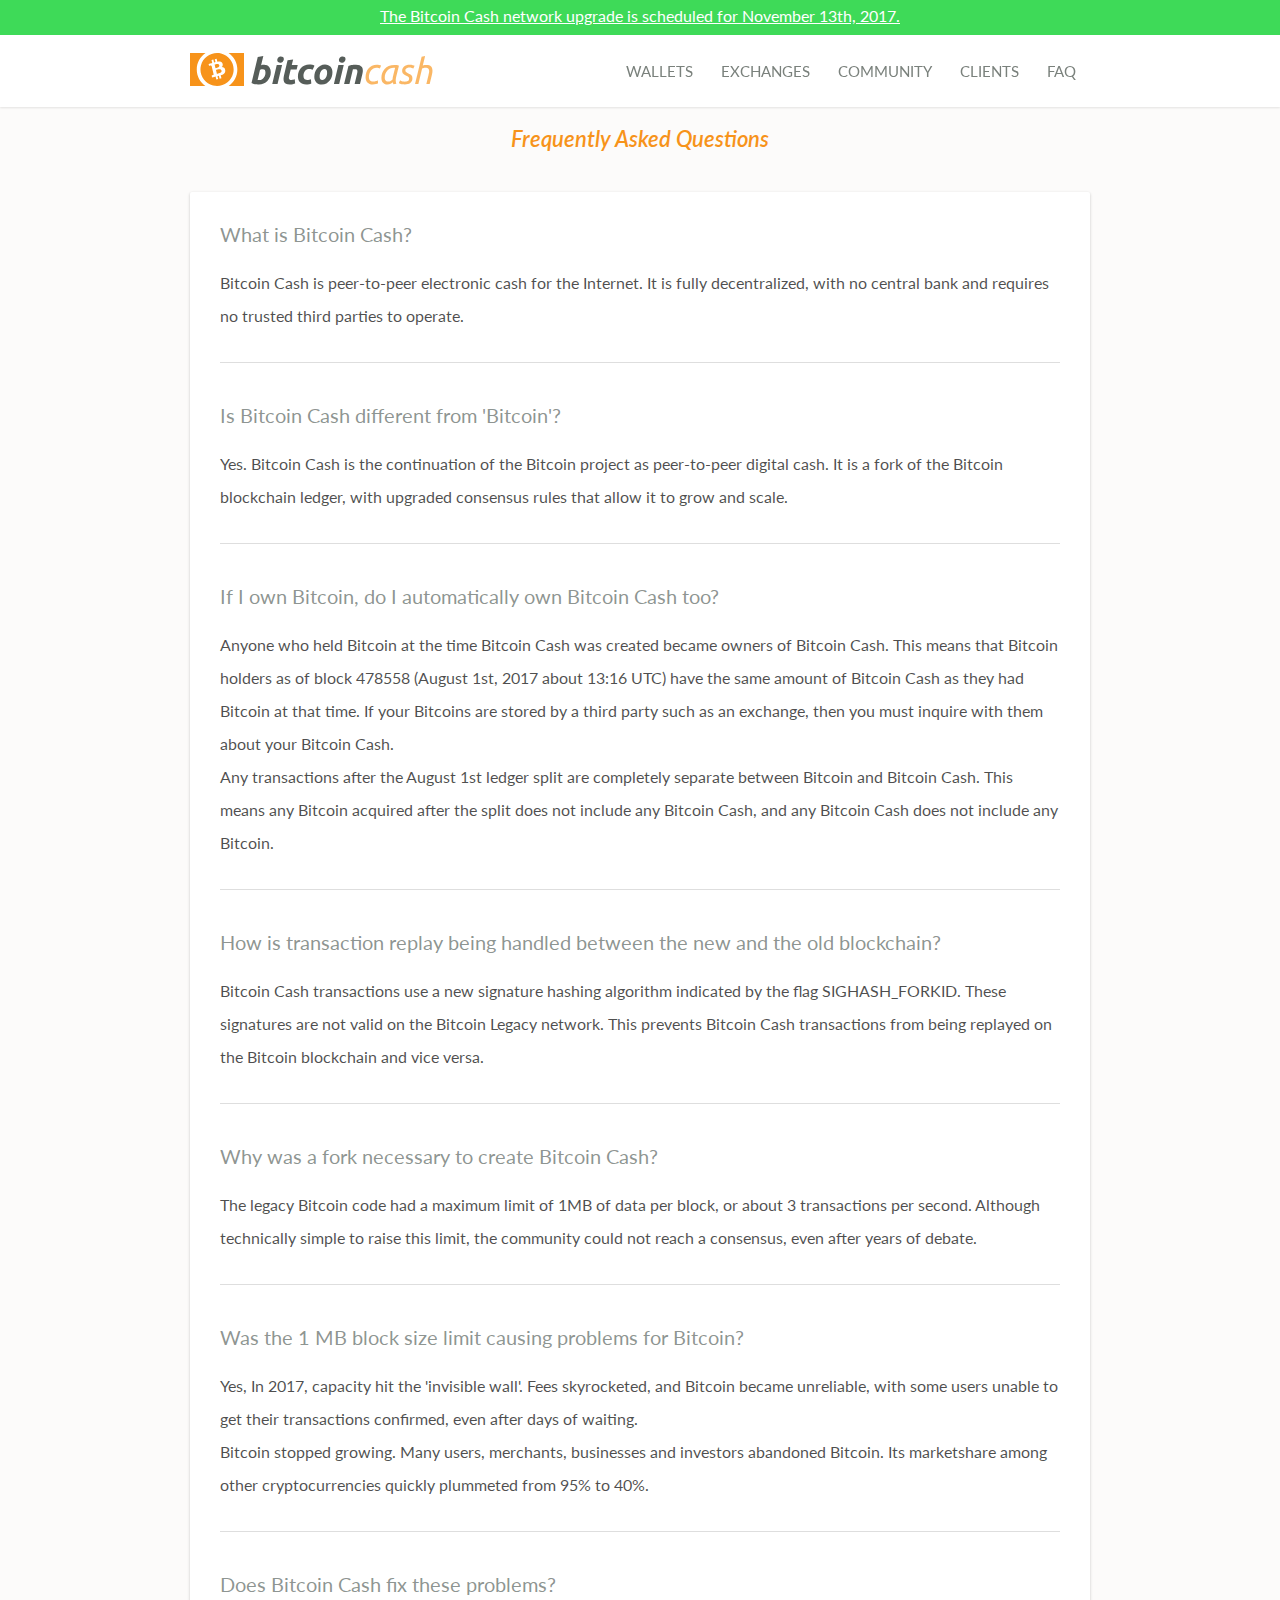
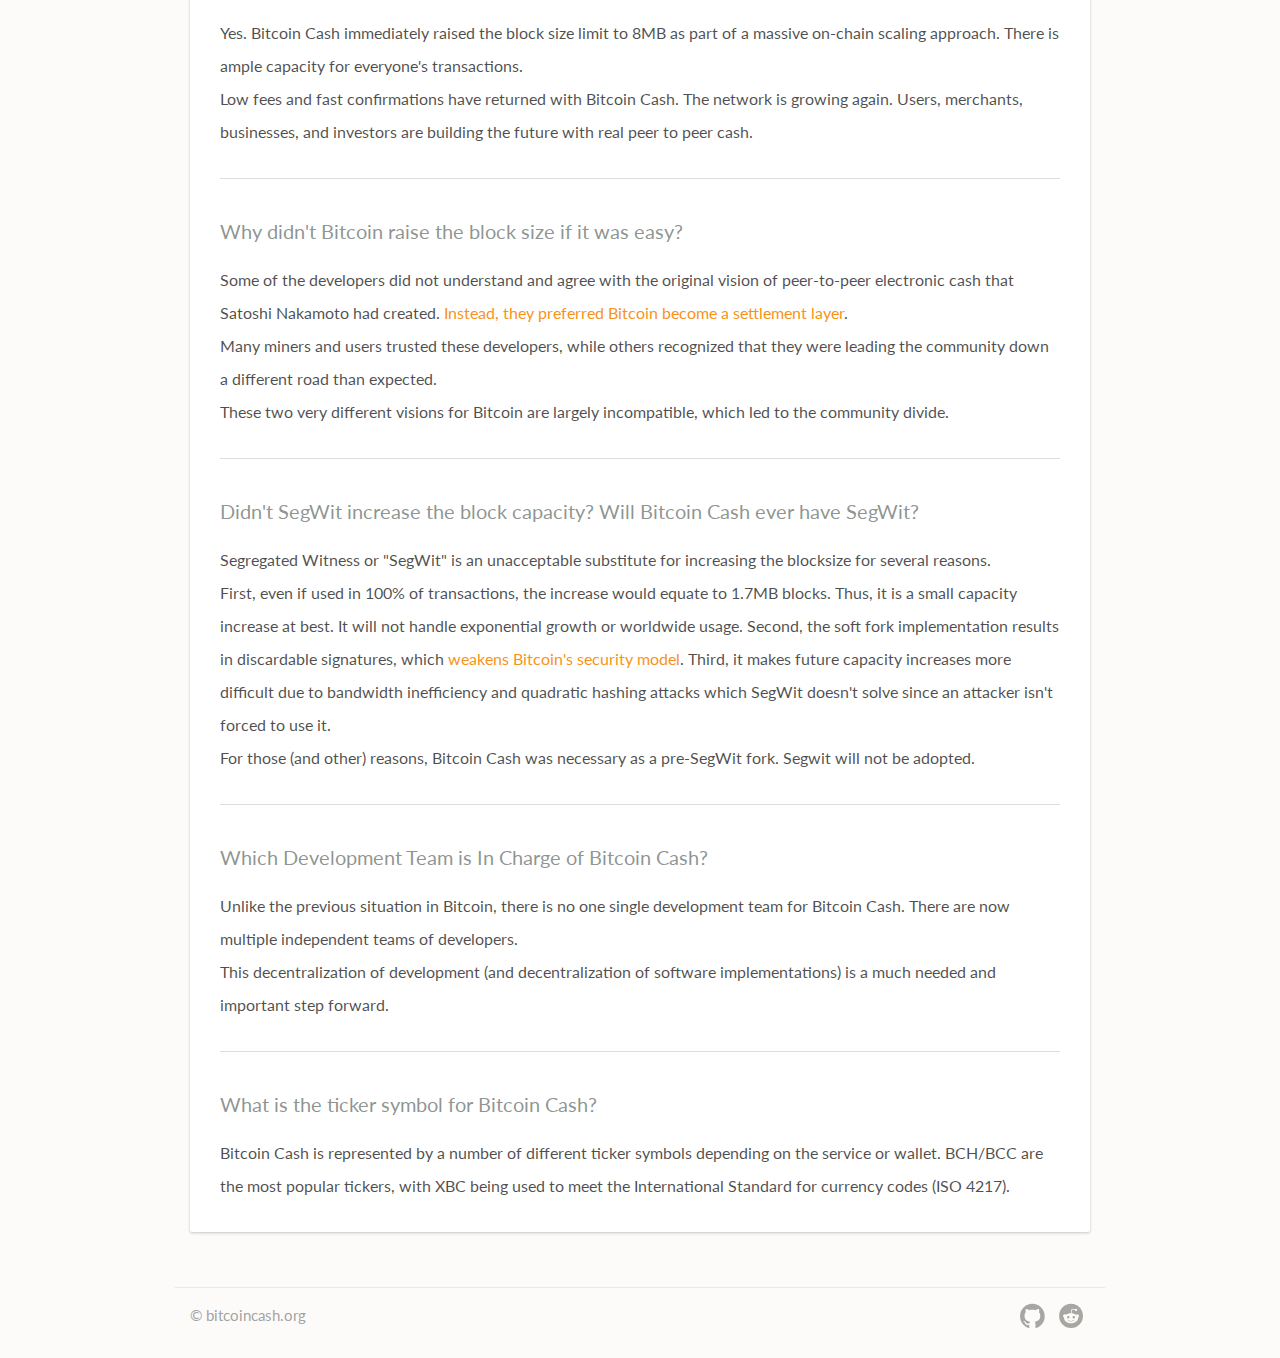
<file: faq/index.html>
<!DOCTYPE html>
 <html><head><meta charset="utf-8"/><meta http-equiv="x-ua-compatible" content="ie=edge"/><meta name="viewport" content="width=device-width, initial-scale=1, shrink-to-fit=no"/><link rel="preload" href="/component---src-layouts-index-js-f1b4e95ae78144b74a7f.js" as="script"/><link rel="preload" href="/component---src-templates-info-js-456c077464030086524b.js" as="script"/><link rel="preload" href="/path---faq-65c5b6e42cca383a7978.js" as="script"/><link rel="preload" href="/app-acb2a2330e5158d832f8.js" as="script"/><link rel="preload" href="/commons-fbc9633fc2915bf12a96.js" as="script"/><script id="webpack-manifest">
            //<![CDATA[
            window.webpackManifest = {"231608221292675":"app-acb2a2330e5158d832f8.js","192376757782131":"component---src-templates-info-js-456c077464030086524b.js","162898551421021":"component---src-pages-404-js-4503918ea3a16cfcdb75.js","35783957827783":"component---src-pages-index-js-e72ae71e5cd99b4c4e32.js","60335399758886":"path----131f9aef94525eeb6ecd.js","89964437801898":"path---exchanges-aedddb7d2831cb4c5e86.js","84887730282209":"path---faq-65c5b6e42cca383a7978.js","80240100688149":"path---clients-959b3fa8e5e3911490f8.js","97786326051841":"path---projects-44917730f01d3f184af6.js","152129398714684":"path---wallets-15496360a031353c4d8b.js","257431895517821":"path---services-eb6c0a51d577ce4ad221.js","254022195166212":"path---404-a0e39f21c11f6a62c5ab.js","142629428675168":"path---index-a0e39f21c11f6a62c5ab.js","178698757827068":"path---404-html-a0e39f21c11f6a62c5ab.js","114276838955818":"component---src-layouts-index-js-f1b4e95ae78144b74a7f.js","219263751331854":"component---src-layouts-landing-page-js-d3e55fa6e1a7f02f0cac.js"}
            //]]>
            </script><title data-react-helmet="true">Bitcoin Cash - Peer-to-Peer Electronic Cash</title><meta data-react-helmet="true" name="description" content="Bitcoin Cash brings sound money to the world. Merchants and users are empowered with low fees and reliable confirmations. The future shines brightly with unrestricted growth, global adoption, permissionless innovation, and decentralized development."/><meta data-react-helmet="true" name="og:title" content="Bitcoin Cash - Peer-to-Peer Electronic Cash"/><meta data-react-helmet="true" name="og:description" content="Bitcoin Cash brings sound money to the world. Merchants and users are empowered with low fees and reliable confirmations. The future shines brightly with unrestricted growth, global adoption, permissionless innovation, and decentralized development."/><meta data-react-helmet="true" name="og:image" content="/static/images/bitcoin-cash-logotype.png"/><meta data-react-helmet="true" name="viewport" content="width=device-width, initial-scale=1.0, maximum-scale=1.0, user-scalable=no"/><style id="__jsx-style-2941405734">a[data-jsx="2941405734"]{background-color:#3eda58;margin-top:-7px;display:block;padding:10px;padding-top:13px;color:white;text-align:center;text-decoration:none;font-weight:400}a[data-jsx="2941405734"]:hover{text-decoration:underline}
/*# sourceMappingURL=[data-uri] */
/*@ sourceURL=src/components/layout/Header/index.js */</style><style id="__jsx-style-3076129719">.content[data-jsx="3076129719"]{max-width:900px;padding:15px;margin:0 auto}
/*# sourceMappingURL=[data-uri] */
/*@ sourceURL=src/components/layout/Content.js */</style><style id="__jsx-style-1866970668">header[data-jsx="1866970668"]{position:fixed;top:0;left:0;right:0;z-index:10;-webkit-transition:background-color 0.3s;transition:background-color 0.3s}header[data-solid="true"][data-jsx="1866970668"]{background-color:white;box-shadow:0 1px 2px 0 rgba(0,0,0,0.10)}header[data-solid="true"][data-jsx="1866970668"] #logomark,header[data-solid="true"][data-jsx="1866970668"] #cash{-webkit-fill:#f7931a;fill:#f7931a;-webkit-fill-opacity:1;fill-opacity:1}header[data-solid="true"][data-jsx="1866970668"] #bitcoin{-webkit-fill:#565d59;fill:#565d59}header[data-solid="true"][data-jsx="1866970668"] nav[data-jsx="1866970668"] a,header[data-solid="true"][data-jsx="1866970668"] nav[data-jsx="1866970668"] span{color:#7A817C}header[data-solid="true"][data-jsx="1866970668"] nav[data-jsx="1866970668"] a:hover{color:#4e524f}nav[data-jsx="1866970668"]{-webkit-flex-grow:1;-ms-flex-grow:1;flex-grow:1;text-align:right}nav[data-jsx="1866970668"] a,nav[data-jsx="1866970668"] span{display:inline-block;padding:6px 8px;font-size:15px;color:rgba(255,255,255,0.85);margin:0 6px;text-transform:uppercase;text-decoration:none;cursor:pointer}nav[data-jsx="1866970668"] a:hover,nav[data-jsx="1866970668"] span:hover{color:white}.dropdown[data-jsx="1866970668"]{position:relative}.dropdown[data-jsx="1866970668"]:hover .box[data-jsx="1866970668"]{display:block}nav[data-jsx="1866970668"] .dropdown:hover{background-color:rgba(0,0,0,0.1);border-top-left-radius:5px;border-top-right-radius:5px}header[data-solid="true"][data-jsx="1866970668"] nav[data-jsx="1866970668"] .dropdown:hover{background-color:#56ac6f;color:white}.box[data-jsx="1866970668"]{position:absolute;border:1px solid #95ab9b;border-radius:3px;border-top-left-radius:0;padding:5px 0;top:100%;left:0;min-width:120%;text-align:left;background-color:white;display:none}.box[data-jsx="1866970668"] a{font-size:14px}.box[data-jsx="1866970668"] .dropdown{display:block;margin:0;border-radius:0 !important}header[data-solid="false"][data-jsx="1866970668"] .box[data-jsx="1866970668"] a{color:#737d76}.menu-button[data-jsx="1866970668"]{margin-right:10px;display:none}@media (max-width:800px){.menu-button[data-jsx="1866970668"]{display:block}nav[data-jsx="1866970668"]{position:absolute;top:69px;background-color:white;left:0;right:0;text-align:center;border-top:1px solid #00000026;box-shadow:0px 2px 2px rgba(0,0,0,0.08);display:none}nav[data-show="true"][data-jsx="1866970668"]{display:block}nav[data-jsx="1866970668"] a,nav[data-jsx="1866970668"] span{display:block;color:#566156;padding:18px 0}.dropdown[data-jsx="1866970668"]{padding-bottom:0;line-height:45px;padding-top:2px}.box[data-jsx="1866970668"]{position:relative;min-width:0}.box[data-jsx="1866970668"] .dropdown{text-align:center;padding:5px}}
/*# sourceMappingURL=[data-uri] */
/*@ sourceURL=src/components/layout/Header/index.js */</style><style id="__jsx-style-1115894064">.container[data-jsx="1115894064"]{padding-top:110px;text-align:center}h2[data-jsx="1115894064"]{font-weight:600;text-align:center;font-size:22px;font-style:italic;color:#F7931A}p[data-jsx="1115894064"]{font-size:16px;color:rgba(43,36,28,0.66);margin:20px 0}.content[data-jsx="1115894064"]{margin:40px 0}.content[data-card="true"][data-jsx="1115894064"]{background-color:white;padding:30px;box-shadow:0px 1px 3px rgba(0,0,0,0.22);border-radius:2px;text-align:left}.content[data-jsx="1115894064"] ul{text-align:left}.content[data-jsx="1115894064"] li{display:inline-block;width:calc(25% - 23px);margin:20px 10px;vertical-align:middle;text-align:center;-webkit-transition:-webkit-transform 0.1s;-webkit-transition:transform 0.1s;transition:transform 0.1s;position:relative}.content[data-jsx="1115894064"] li::after{content:"";position:absolute;left:0;right:0;bottom:0;height:0px;background-color:#f29d38;-webkit-transition:height 0.1s;transition:height 0.1s}.content[data-jsx="1115894064"] li:hover::after{height:4px}.content[data-jsx="1115894064"] li a{background:#FFFFFF;box-shadow:0 1px 3px 0 rgba(0,0,0,0.18);border-radius:2px;width:100%;height:85px;display:block;vertical-align:middle}.content[data-jsx="1115894064"] li img{position:relative;top:50%;-webkit-transform:translateY(-50%) scale(0.8);-ms-transform:translateY(-50%) scale(0.8);transform:translateY(-50%) scale(0.8);max-width:100%}.content[data-jsx="1115894064"] h3{color:rgb(131,146,135);margin:20px 0;font-size:20px;margin-top:30px;color:#2c38328a;font-weight:400;border-top:1px solid #00000021;padding-top:40px}.content[data-jsx="1115894064"] h3:first-child{margin-top:0;border-top:none;padding-top:0}.content[data-jsx="1115894064"] p{line-height:33px;font-weight:400;color:rgba(0,0,0,0.7)}@media (max-width:800px){.content[data-jsx="1115894064"] li{width:calc(33% - 21px)}}@media (max-width:600px){.content[data-jsx="1115894064"] li{width:calc(50% - 16px);margin:10px 7px}}
/*# sourceMappingURL=[data-uri] */
/*@ sourceURL=src/templates/info.js */</style><style id="__jsx-style-2073796484">footer[data-jsx="2073796484"]{padding-bottom:40px}p[data-jsx="2073796484"]{font-size:15px;color:rgba(147,146,142,0.86);float:left;margin-top:3px}.social[data-jsx="2073796484"]{float:right}a[data-jsx="2073796484"]{margin:0 7px}
/*# sourceMappingURL=[data-uri] */
/*@ sourceURL=src/components/layout/Footer/index.js */</style><link href="https://fonts.googleapis.com/css?family=Lato|Lato:700" rel="stylesheet"/><script>
  !function(e,t,r){function n(){for(;d[0]&&"loaded"==d[0][f];)c=d.shift(),c[o]=!i.parentNode.insertBefore(c,i)}for(var s,a,c,d=[],i=e.scripts[0],o="onreadystatechange",f="readyState";s=r.shift();)a=e.createElement(t),"async"in i?(a.async=!1,e.head.appendChild(a)):i[f]?(d.push(a),a[o]=n):e.write("<"+t+' src="'+s+'" defer></'+t+">"),a.src=s}(document,"script",[
  "/commons-fbc9633fc2915bf12a96.js","/app-acb2a2330e5158d832f8.js","/path---faq-65c5b6e42cca383a7978.js","/component---src-templates-info-js-456c077464030086524b.js","/component---src-layouts-index-js-f1b4e95ae78144b74a7f.js"
])
  </script><style id="gatsby-inlined-css">*{margin:0;padding:0}body{font-family:Lato,Helvetica Neue,Helvetica,Arial,sans-serif;background-color:#fcfbfa}button{border:none;background:none;cursor:pointer}button:focus{outline:none}ol,ul{list-style-type:none;padding:0}p a{color:#f7931a;text-decoration:none}</style></head><body><div id="___gatsby"><div data-reactroot="" data-reactid="1" data-react-checksum="1379355916"><!-- react-empty: 2 --><header data-solid="true" data-jsx="1866970668" data-reactid="3"><a href="https://www.bitcoinabc.org/november" target="_blank" data-jsx="2941405734" data-reactid="4"><!-- react-text: 5 -->The Bitcoin Cash network upgrade is scheduled for November 13th, 2017.<!-- /react-text --><!-- react-empty: 6 --></a><div class="content" style="display:flex;align-items:center;position:relative;padding-top:18px;padding-bottom:18px;" data-jsx="3076129719" data-reactid="7"><a style="flex-grow:1;" href="/" data-reactid="8"><svg width="243px" height="33px" viewBox="0 0 243 33" version="1.1" data-reactid="9"><title data-reactid="10">logotype</title><desc data-reactid="11">Created with Sketch.</desc><defs data-reactid="12"></defs><g id="Page-1" stroke="none" stroke-width="1" fill="none" fill-rule="evenodd" data-reactid="13"><g id="Landing-page" transform="translate(-94.000000, -100.000000)" fill="#FFFFFF" data-reactid="14"><g id="header" transform="translate(94.000000, 93.000000)" data-reactid="15"><g id="logotype" transform="translate(0.000000, 7.000000)" data-reactid="16"><path d="M74.084,11.668 C75.2360058,11.668 76.2319958,11.871998 77.072,12.28 C77.9120042,12.688002 78.6079972,13.2399965 79.16,13.936 C79.7120028,14.6320035 80.1199987,15.4479953 80.384,16.384 C80.6480013,17.3200047 80.78,18.3279946 80.78,19.408 C80.78,21.0640083 80.4740031,22.6299926 79.862,24.106 C79.2499969,25.5820074 78.4160053,26.8659945 77.36,27.958 C76.3039947,29.0500055 75.0560072,29.9139968 73.616,30.55 C72.1759928,31.1860032 70.6160084,31.504 68.936,31.504 C68.7199989,31.504 68.3420027,31.4980001 67.802,31.486 C67.2619973,31.4739999 66.6440035,31.4200005 65.948,31.324 C65.2519965,31.2279995 64.5140039,31.084001 63.734,30.892 C62.9539961,30.699999 62.2160035,30.4360017 61.52,30.1 L67.748,3.928 L73.328,3.064 L71.096,12.352 C71.5760024,12.1359989 72.0559976,11.9680006 72.536,11.848 C73.0160024,11.7279994 73.5319972,11.668 74.084,11.668 Z M69.404,27.076 C70.2440042,27.076 71.0359963,26.872002 71.78,26.464 C72.5240037,26.055998 73.1659973,25.5100034 73.706,24.826 C74.2460027,24.1419966 74.6719984,23.3680043 74.984,22.504 C75.2960016,21.6399957 75.452,20.7400047 75.452,19.804 C75.452,18.6519942 75.2600019,17.7520032 74.876,17.104 C74.4919981,16.4559968 73.7840052,16.132 72.752,16.132 C72.4159983,16.132 71.9780027,16.1919994 71.438,16.312 C70.8979973,16.4320006 70.4120022,16.6839981 69.98,17.068 L67.604,26.932 C67.7480007,26.9560001 67.8739995,26.9799999 67.982,27.004 C68.0900005,27.0280001 68.2039994,27.0459999 68.324,27.058 C68.4440006,27.0700001 68.5879992,27.076 68.756,27.076 L69.404,27.076 Z M87.548,31 L82.22,31 L86.72,12.064 L92.084,12.064 L87.548,31 Z M90.14,9.76 C89.3959963,9.76 88.724003,9.53800222 88.124,9.094 C87.523997,8.64999778 87.224,7.97200456 87.224,7.06 C87.224,6.55599748 87.325999,6.08200222 87.53,5.638 C87.734001,5.19399778 88.0039983,4.81000162 88.34,4.486 C88.6760017,4.16199838 89.0659978,3.90400096 89.51,3.712 C89.9540022,3.51999904 90.4279975,3.424 90.932,3.424 C91.6760037,3.424 92.347997,3.64599778 92.948,4.09 C93.548003,4.53400222 93.848,5.21199544 93.848,6.124 C93.848,6.62800252 93.746001,7.10199778 93.542,7.546 C93.337999,7.99000222 93.0680017,8.37399838 92.732,8.698 C92.3959983,9.02200162 92.0060022,9.27999904 91.562,9.472 C91.1179978,9.66400096 90.6440025,9.76 90.14,9.76 Z M97.556,7.348 L103.136,6.484 L101.768,12.064 L107.744,12.064 L106.664,16.456 L100.724,16.456 L99.14,23.08 C98.9959993,23.6320028 98.9060002,24.1479976 98.87,24.628 C98.8339998,25.1080024 98.8939992,25.5219983 99.05,25.87 C99.2060008,26.2180017 99.4759981,26.487999 99.86,26.68 C100.244002,26.872001 100.771997,26.968 101.444,26.968 C102.020003,26.968 102.577997,26.9140005 103.118,26.806 C103.658003,26.6979995 104.203997,26.548001 104.756,26.356 L105.152,30.46 C104.431996,30.7240013 103.652004,30.951999 102.812,31.144 C101.971996,31.336001 100.976006,31.432 99.824,31.432 C98.1679917,31.432 96.8840046,31.1860025 95.972,30.694 C95.0599954,30.2019975 94.4120019,29.5300043 94.028,28.678 C93.6439981,27.8259957 93.4759998,26.8480055 93.524,25.744 C93.5720002,24.6399945 93.7399986,23.4760061 94.028,22.252 L97.556,7.348 Z M107.924,23.44 C107.924,21.8079918 108.187997,20.2720072 108.716,18.832 C109.244003,17.3919928 109.999995,16.1320054 110.984,15.052 C111.968005,13.9719946 113.161993,13.1200031 114.566,12.496 C115.970007,11.8719969 117.535991,11.56 119.264,11.56 C120.344005,11.56 121.309996,11.661999 122.162,11.866 C123.014004,12.070001 123.787997,12.3399983 124.484,12.676 L122.648,16.852 C122.167998,16.659999 121.670003,16.4860008 121.154,16.33 C120.637997,16.1739992 120.008004,16.096 119.264,16.096 C117.463991,16.096 116.048005,16.7019939 115.016,17.914 C113.983995,19.1260061 113.468,20.7759896 113.468,22.864 C113.468,24.0880061 113.731997,25.0779962 114.26,25.834 C114.788003,26.5900038 115.759993,26.968 117.176,26.968 C117.872003,26.968 118.543997,26.8960007 119.192,26.752 C119.840003,26.6079993 120.415997,26.4280011 120.92,26.212 L121.316,30.496 C120.643997,30.7600013 119.906004,30.993999 119.102,31.198 C118.297996,31.402001 117.320006,31.504 116.168,31.504 C114.679993,31.504 113.420005,31.2880022 112.388,30.856 C111.355995,30.4239978 110.504003,29.8420037 109.832,29.11 C109.159997,28.3779963 108.674002,27.5200049 108.374,26.536 C108.073999,25.5519951 107.924,24.5200054 107.924,23.44 Z M131.792,31.504 C130.519994,31.504 129.416005,31.3120019 128.48,30.928 C127.543995,30.5439981 126.770003,30.0040035 126.158,29.308 C125.545997,28.6119965 125.084002,27.7900047 124.772,26.842 C124.459998,25.8939953 124.304,24.8440058 124.304,23.692 C124.304,22.2519928 124.537998,20.8120072 125.006,19.372 C125.474002,17.9319928 126.163995,16.6360058 127.076,15.484 C127.988005,14.3319942 129.103993,13.3900037 130.424,12.658 C131.744007,11.9259963 133.255991,11.56 134.96,11.56 C136.208006,11.56 137.305995,11.7519981 138.254,12.136 C139.202005,12.5200019 139.981997,13.0599965 140.594,13.756 C141.206003,14.4520035 141.667998,15.2739953 141.98,16.222 C142.292002,17.1700047 142.448,18.2199942 142.448,19.372 C142.448,20.8120072 142.220002,22.2519928 141.764,23.692 C141.307998,25.1320072 140.636004,26.4279942 139.748,27.58 C138.859996,28.7320058 137.750007,29.6739963 136.418,30.406 C135.085993,31.1380037 133.544009,31.504 131.792,31.504 Z M134.456,16.096 C133.663996,16.096 132.968003,16.3239977 132.368,16.78 C131.767997,17.2360023 131.264002,17.8119965 130.856,18.508 C130.447998,19.2040035 130.142001,19.9659959 129.938,20.794 C129.733999,21.6220041 129.632,22.4079963 129.632,23.152 C129.632,24.3760061 129.823998,25.3179967 130.208,25.978 C130.592002,26.6380033 131.287995,26.968 132.296,26.968 C133.088004,26.968 133.783997,26.7400023 134.384,26.284 C134.984003,25.8279977 135.487998,25.2520035 135.896,24.556 C136.304002,23.8599965 136.609999,23.0980041 136.814,22.27 C137.018001,21.4419959 137.12,20.6560037 137.12,19.912 C137.12,18.6879939 136.928002,17.7460033 136.544,17.086 C136.159998,16.4259967 135.464005,16.096 134.456,16.096 Z M149.216,31 L143.888,31 L148.388,12.064 L153.752,12.064 L149.216,31 Z M151.808,9.76 C151.063996,9.76 150.392003,9.53800222 149.792,9.094 C149.191997,8.64999778 148.892,7.97200456 148.892,7.06 C148.892,6.55599748 148.993999,6.08200222 149.198,5.638 C149.402001,5.19399778 149.671998,4.81000162 150.008,4.486 C150.344002,4.16199838 150.733998,3.90400096 151.178,3.712 C151.622002,3.51999904 152.095997,3.424 152.6,3.424 C153.344004,3.424 154.015997,3.64599778 154.616,4.09 C155.216003,4.53400222 155.516,5.21199544 155.516,6.124 C155.516,6.62800252 155.414001,7.10199778 155.21,7.546 C155.005999,7.99000222 154.736002,8.37399838 154.4,8.698 C154.063998,9.02200162 153.674002,9.27999904 153.23,9.472 C152.785998,9.66400096 152.312003,9.76 151.808,9.76 Z M158.432,12.928 C158.840002,12.8079994 159.289998,12.6700008 159.782,12.514 C160.274002,12.3579992 160.825997,12.2140007 161.438,12.082 C162.050003,11.9499993 162.733996,11.8420004 163.49,11.758 C164.246004,11.6739996 165.103995,11.632 166.064,11.632 C168.896014,11.632 170.839995,12.4479918 171.896,14.08 C172.952005,15.7120082 173.132003,17.9439858 172.436,20.776 L169.988,31 L164.624,31 L167,20.992 C167.144001,20.3679969 167.258,19.7620029 167.342,19.174 C167.426,18.5859971 167.42,18.0700022 167.324,17.626 C167.228,17.1819978 167.006002,16.8220014 166.658,16.546 C166.309998,16.2699986 165.776004,16.132 165.056,16.132 C164.359997,16.132 163.652004,16.2039993 162.932,16.348 L159.44,31 L154.076,31 L158.432,12.928 Z" id="bitcoin" data-reactid="17"></path><path d="M175.568,24.304 C175.568,22.6719918 175.813998,21.1000076 176.306,19.588 C176.798002,18.0759924 177.523995,16.7440058 178.484,15.592 C179.444005,14.4399942 180.619993,13.5220034 182.012,12.838 C183.404007,12.1539966 184.999991,11.812 186.8,11.812 C187.592004,11.812 188.347996,11.8659995 189.068,11.974 C189.788004,12.0820005 190.471997,12.2919984 191.12,12.604 L189.86,15.412 C189.475998,15.1959989 189.026003,15.0280006 188.51,14.908 C187.993997,14.7879994 187.328004,14.728 186.512,14.728 C185.335994,14.728 184.280005,14.9859974 183.344,15.502 C182.407995,16.0180026 181.610003,16.7019957 180.95,17.554 C180.289997,18.4060043 179.786002,19.3899944 179.438,20.506 C179.089998,21.6220056 178.916,22.779994 178.916,23.98 C178.916,24.6040031 178.981999,25.1919972 179.114,25.744 C179.246001,26.2960028 179.479998,26.7819979 179.816,27.202 C180.152002,27.6220021 180.601997,27.9519988 181.166,28.192 C181.730003,28.4320012 182.443996,28.552 183.308,28.552 C183.740002,28.552 184.195998,28.5100004 184.676,28.426 C185.156002,28.3419996 185.599998,28.2400006 186.008,28.12 C186.416002,27.9999994 186.781998,27.8740007 187.106,27.742 C187.430002,27.6099993 187.663999,27.4840006 187.808,27.364 L188.096,30.208 C187.639998,30.4960014 186.932005,30.7779986 185.972,31.054 C185.011995,31.3300014 183.920006,31.468 182.696,31.468 C181.543994,31.468 180.524004,31.2940017 179.636,30.946 C178.747996,30.5979983 178.004003,30.1060032 177.404,29.47 C176.803997,28.8339968 176.348002,28.0780044 176.036,27.202 C175.723998,26.3259956 175.568,25.3600053 175.568,24.304 Z M203.432,31.216 C203.311999,30.9519987 203.192001,30.6580016 203.072,30.334 C202.951999,30.0099984 202.856,29.6680018 202.784,29.308 C202.255997,29.7880024 201.548004,30.2679976 200.66,30.748 C199.771996,31.2280024 198.680006,31.468 197.384,31.468 C196.327995,31.468 195.422004,31.3000017 194.666,30.964 C193.909996,30.6279983 193.292002,30.160003 192.812,29.56 C192.331998,28.959997 191.978001,28.2520041 191.75,27.436 C191.521999,26.6199959 191.408,25.7200049 191.408,24.736 C191.408,23.127992 191.677997,21.5560077 192.218,20.02 C192.758003,18.4839923 193.567995,17.116006 194.648,15.916 C195.728005,14.715994 197.083992,13.7440037 198.716,13 C200.348008,12.2559963 202.255989,11.884 204.44,11.884 C205.088003,11.884 205.843996,11.9559993 206.708,12.1 C207.572004,12.2440007 208.315997,12.4839983 208.94,12.82 L206.168,24.124 C206.047999,24.6760028 205.946,25.2039975 205.862,25.708 C205.778,26.2120025 205.736,26.7399972 205.736,27.292 C205.736,27.8440028 205.784,28.4019972 205.88,28.966 C205.976,29.5300028 206.143999,30.1359968 206.384,30.784 L203.432,31.216 Z M198.068,28.624 C199.076005,28.624 199.939996,28.4080022 200.66,27.976 C201.380004,27.5439978 202.003997,27.0400029 202.532,26.464 C202.556,26.055998 202.598,25.6300022 202.658,25.186 C202.718,24.7419978 202.796,24.2920023 202.892,23.836 L205.052,14.908 C204.931999,14.8599998 204.734001,14.8240001 204.458,14.8 C204.181999,14.7759999 203.936001,14.764 203.72,14.764 C202.351993,14.764 201.116006,15.0279974 200.012,15.556 C198.907994,16.0840026 197.966004,16.7859956 197.186,17.662 C196.405996,18.5380044 195.806002,19.5579942 195.386,20.722 C194.965998,21.8860058 194.756,23.1039936 194.756,24.376 C194.756,24.8800025 194.804,25.3899974 194.9,25.906 C194.996,26.4220026 195.169999,26.877998 195.422,27.274 C195.674001,27.670002 196.009998,27.9939987 196.43,28.246 C196.850002,28.4980013 197.395997,28.624 198.068,28.624 Z M214.88,28.66 C215.384003,28.66 215.893997,28.6120005 216.41,28.516 C216.926003,28.4199995 217.381998,28.2640011 217.778,28.048 C218.174002,27.8319989 218.497999,27.5380019 218.75,27.166 C219.002001,26.7939981 219.128,26.3320028 219.128,25.78 C219.128,25.4199982 219.068001,25.1020014 218.948,24.826 C218.827999,24.5499986 218.636001,24.2920012 218.372,24.052 C218.107999,23.8119988 217.778002,23.5780011 217.382,23.35 C216.985998,23.1219989 216.512003,22.8640014 215.96,22.576 C215.407997,22.3119987 214.904002,22.0480013 214.448,21.784 C213.991998,21.5199987 213.590002,21.2080018 213.242,20.848 C212.893998,20.4879982 212.624001,20.0620025 212.432,19.57 C212.239999,19.0779975 212.144,18.4840035 212.144,17.788 C212.144,15.987991 212.791994,14.5420055 214.088,13.45 C215.384006,12.3579945 217.267988,11.812 219.74,11.812 C220.892006,11.812 221.905996,11.9259989 222.782,12.154 C223.658004,12.3820011 224.263998,12.591999 224.6,12.784 L223.34,15.52 C223.003998,15.327999 222.464004,15.1240011 221.72,14.908 C220.975996,14.6919989 220.148005,14.584 219.236,14.584 C218.779998,14.584 218.324002,14.6319995 217.868,14.728 C217.411998,14.8240005 216.998002,14.9859989 216.626,15.214 C216.253998,15.4420011 215.954001,15.7419981 215.726,16.114 C215.497999,16.4860019 215.384,16.9359974 215.384,17.464 C215.384,18.1120032 215.635997,18.6459979 216.14,19.066 C216.644003,19.4860021 217.399995,19.9239977 218.408,20.38 C219.032003,20.6680014 219.589998,20.9619985 220.082,21.262 C220.574002,21.5620015 220.993998,21.8979981 221.342,22.27 C221.690002,22.6420019 221.953999,23.0799975 222.134,23.584 C222.314001,24.0880025 222.404,24.6879965 222.404,25.384 C222.404,26.392005 222.212002,27.2799962 221.828,28.048 C221.443998,28.8160038 220.910003,29.4519975 220.226,29.956 C219.541997,30.4600025 218.732005,30.8379987 217.796,31.09 C216.859995,31.3420013 215.840006,31.468 214.736,31.468 C213.919996,31.468 213.182003,31.4140005 212.522,31.306 C211.861997,31.1979995 211.286002,31.0720007 210.794,30.928 C210.301998,30.7839993 209.894002,30.6340008 209.57,30.478 C209.245998,30.3219992 209.000001,30.1960005 208.832,30.1 L210.128,27.364 C210.296001,27.4600005 210.529998,27.5799993 210.83,27.724 C211.130001,27.8680007 211.489998,28.0119993 211.91,28.156 C212.330002,28.3000007 212.791997,28.4199995 213.296,28.516 C213.800003,28.6120005 214.327997,28.66 214.88,28.66 Z M225.032,31 L231.62,3.64 L235.112,3.064 L232.808,12.532 C233.360003,12.339999 233.941997,12.1840006 234.554,12.064 C235.166003,11.9439994 235.783997,11.884 236.408,11.884 C237.488005,11.884 238.417996,12.0339985 239.198,12.334 C239.978004,12.6340015 240.607998,13.0419974 241.088,13.558 C241.568002,14.0740026 241.921999,14.6979963 242.15,15.43 C242.378001,16.1620037 242.492,16.9599957 242.492,17.824 C242.492,18.8800053 242.324002,20.0799933 241.988,21.424 L239.684,31 L236.336,31 L238.46,22.144 C238.628001,21.4719966 238.789999,20.7880035 238.946,20.092 C239.102001,19.3959965 239.18,18.7360031 239.18,18.112 C239.18,17.1519952 238.916003,16.3540032 238.388,15.718 C237.859997,15.0819968 236.876007,14.764 235.436,14.764 C234.859997,14.764 234.266003,14.8179995 233.654,14.926 C233.041997,15.0340005 232.532002,15.183999 232.124,15.376 L228.38,31 L225.032,31 Z" id="cash" opacity="0.669723732" data-reactid="18"></path><g id="logomark" fill-rule="nonzero" data-reactid="19"><path d="M15.5301299,-6.13464834e-12 C10.2332931,3.62753361 6.76280835,9.68753569 6.76280835,16.5507692 C6.76280835,23.3503613 10.1692292,29.3615493 15.3832527,33 L0,33 L0,0 L15.5301299,0 Z M38.5723368,0 L54,0 L54,33 L38.7192141,33 C43.9332376,29.3615493 47.3396584,23.3503613 47.3396584,16.5507692 C47.3396584,9.68753569 43.8691737,3.62753361 38.5723368,-6.13464834e-12 Z M43.1539935,20.4285014 C40.9366705,29.2405733 31.9288608,34.6034821 23.0341481,32.40599 C14.1430668,30.2090119 8.73049535,21.2833387 10.9488559,12.4717808 C13.1651413,3.6586808 22.172951,-1.70474208 31.0650698,0.492236012 C39.9592638,2.6892141 45.3713165,11.6159154 43.1539935,20.4285014 L43.1539935,20.4285014 Z M32.5102106,10.6235988 C31.7751715,8.53726877 29.7381179,8.28872828 27.3392641,8.67586559 L26.6069965,5.70959611 L24.7877126,6.16788173 L25.5007316,9.05595755 C25.0224701,9.17644764 24.535892,9.30892275 24.0525445,9.4408436 L23.3351835,6.53355112 L21.5168158,6.99134963 L22.248143,9.95695558 C21.8562189,10.0641182 21.4711899,10.168778 21.0940681,10.2639977 L21.0915596,10.2548597 L18.5820428,10.8858391 L19.0585303,12.8141066 C19.0585303,12.8141066 20.3957645,12.4504005 20.3794935,12.4805773 C21.1164748,12.2952441 21.4611228,12.6594328 21.6213258,13.0082484 L22.4556256,16.3874241 C22.506545,16.3748939 22.5734011,16.3602894 22.6510351,16.3515895 C22.5904478,16.3669332 22.5254725,16.3828647 22.458906,16.400224 L23.6269935,21.1342918 C23.6514677,21.3726013 23.6057269,21.7739061 23.0910842,21.9044322 C23.1194153,21.9190383 21.7684815,22.237088 21.7684815,22.237088 L21.9392624,24.4843974 L24.3068461,23.8881617 C24.747569,23.7777412 25.1829164,23.6759966 25.6091738,23.5715222 L26.3504866,26.5713789 L28.1679381,26.1140675 L27.435164,23.1457403 C27.9366924,23.0303319 28.4205719,22.9126723 28.8919139,22.7935343 L29.6204673,25.7483981 L31.4397511,25.2901125 L30.7010911,22.2952448 C33.7167677,21.3509214 35.6687811,20.0471506 35.2309772,17.1296752 C34.8790206,14.7803165 33.5382392,14.0300825 31.6998359,14.0534835 C32.6230732,13.2548357 33.0507145,12.1495707 32.5102106,10.6235988 L32.5102106,10.6235988 Z M31.5602458,17.6834272 C32.1146683,19.9251328 28.1835974,20.6440992 26.9508753,20.9557258 L25.9701603,16.980716 C27.2036058,16.6704501 30.9831731,15.3449747 31.5602458,17.6834272 Z M29.3055006,12.292748 C29.8084254,14.3326199 26.5237098,14.9068768 25.4966905,15.1655605 L24.6069121,11.5604883 C25.6339315,11.3018045 28.7801196,10.1653344 29.3055006,12.292748 Z" id="Combined-Shape" data-reactid="20"></path></g></g></g></g></g></svg></a><button class="menu-button" data-jsx="1866970668" data-reactid="21"><svg width="29px" height="23px" viewBox="0 0 29 23" version="1.1" data-reactid="22"><title data-reactid="23">menu</title><desc data-reactid="24">Created with Sketch.</desc><defs data-reactid="25"></defs><g id="Page-1" stroke="none" stroke-width="1" fill="none" fill-rule="evenodd" data-reactid="26"><g id="Generic-page" transform="translate(-339.000000, -109.000000)" fill="#56AC6F" data-reactid="27"><g id="header" transform="translate(0.000000, 75.000000)" data-reactid="28"><path d="M341.5,34 L365.5,34 C366.880712,34 368,35.1192881 368,36.5 L368,36.5 C368,37.8807119 366.880712,39 365.5,39 L341.5,39 C340.119288,39 339,37.8807119 339,36.5 L339,36.5 L339,36.5 C339,35.1192881 340.119288,34 341.5,34 L341.5,34 Z M341.5,43 L365.5,43 C366.880712,43 368,44.1192881 368,45.5 C368,46.8807119 366.880712,48 365.5,48 L341.5,48 C340.119288,48 339,46.8807119 339,45.5 C339,44.1192881 340.119288,43 341.5,43 L341.5,43 Z M341.5,52 L365.5,52 C366.880712,52 368,53.1192881 368,54.5 C368,55.8807119 366.880712,57 365.5,57 L341.5,57 C340.119288,57 339,55.8807119 339,54.5 C339,53.1192881 340.119288,52 341.5,52 L341.5,52 Z" id="menu" data-reactid="29"></path></g></g></g></svg></button><nav data-show="false" data-jsx="1866970668" data-reactid="30"><a href="/wallets" data-reactid="31">Wallets</a><a href="/exchanges" data-reactid="32">Exchanges</a><span class="dropdown" data-jsx="1866970668" data-reactid="33"><!-- react-text: 34 -->Community<!-- /react-text --><div class="box" data-jsx="1866970668" data-reactid="35"><a class="dropdown" href="/services" data-reactid="36">Services</a><a class="dropdown" href="/projects" data-reactid="37">Projects</a></div></span><a href="/clients" data-reactid="38">Clients</a><a href="/faq" data-reactid="39">FAQ</a></nav><!-- react-empty: 40 --></div><!-- react-empty: 41 --></header><div class="container" data-jsx="1115894064" data-reactid="42"><div class="content" data-jsx="3076129719" data-reactid="43"><h2 data-jsx="1115894064" data-reactid="44">Frequently Asked Questions</h2><p data-jsx="1115894064" data-reactid="45"></p><div class="content" data-card="true" data-jsx="1115894064" data-reactid="46"><h3>What is Bitcoin Cash?</h3>
<p>Bitcoin Cash is peer-to-peer electronic cash for the Internet. It is fully decentralized, with no central bank and requires no trusted third parties to operate.</p>
<h3>Is Bitcoin Cash different from 'Bitcoin'?</h3>
<p>Yes. Bitcoin Cash is the continuation of the Bitcoin project as peer-to-peer digital cash. It is a fork of the Bitcoin blockchain ledger, with upgraded consensus rules that allow it to grow and scale.</p>
<h3>If I own Bitcoin, do I automatically own Bitcoin Cash too?</h3>
<p>Anyone who held Bitcoin at the time Bitcoin Cash was created became owners of Bitcoin Cash. This means that Bitcoin holders as of block 478558 (August 1st, 2017 about 13:16 UTC) have the same amount of Bitcoin Cash as they had Bitcoin at that time. If your Bitcoins are stored by a third party such as an exchange, then you must inquire with them about your Bitcoin Cash.</p>
<p>Any transactions after the August 1st ledger split are completely separate between Bitcoin and Bitcoin Cash. This means any Bitcoin acquired after the split does not include any Bitcoin Cash, and any Bitcoin Cash does not include any Bitcoin.</p>
<h3>How is transaction replay being handled between the new and the old blockchain?</h3>
<p>Bitcoin Cash transactions use a new signature hashing algorithm indicated by the flag SIGHASH_FORKID. These signatures are not valid on the Bitcoin Legacy network. This prevents Bitcoin Cash transactions from being replayed on the Bitcoin blockchain and vice versa.</p>
<h3>Why was a fork necessary to create Bitcoin Cash?</h3>
<p>The legacy Bitcoin code had a maximum limit of 1MB of data per block, or about 3 transactions per second. Although technically simple to raise this limit, the community could not reach a consensus, even after years of debate.</p>
<h3>Was the 1 MB block size limit causing problems for Bitcoin?</h3>
<p>Yes, In 2017, capacity hit the 'invisible wall'. Fees skyrocketed, and Bitcoin became unreliable, with some users unable to get their transactions confirmed, even after days of waiting.</p>
<p>Bitcoin stopped growing. Many users, merchants, businesses and investors abandoned Bitcoin. Its marketshare among other cryptocurrencies quickly plummeted from 95% to 40%.</p>
<h3>Does Bitcoin Cash fix these problems?</h3>
<p>Yes. Bitcoin Cash immediately raised the block size limit to 8MB as part of a massive on-chain scaling approach. There is ample capacity for everyone's transactions.</p>
<p>Low fees and fast confirmations have returned with Bitcoin Cash. The network is growing again. Users, merchants, businesses, and investors are building the future with real peer to peer cash.</p>
<h3>Why didn't Bitcoin raise the block size if it was easy?</h3>
<p>Some of the developers did not understand and agree with the original vision of peer-to-peer electronic cash that Satoshi Nakamoto had created. <a href="https://medium.com/@jgarzik/bitcoin-is-being-hot-wired-for-settlement-a5beb1df223a">Instead, they preferred Bitcoin become a settlement layer</a>.</p>
<p>Many miners and users trusted these developers, while others recognized that they were leading the community down a different road than expected.</p>
<p>These two very different visions for Bitcoin are largely incompatible, which led to the community divide.</p>
<h3>Didn't SegWit increase the block capacity? Will Bitcoin Cash ever have SegWit?</h3>
<p>Segregated Witness or "SegWit" is an unacceptable substitute for increasing the blocksize for several reasons.</p>
<p>First, even if used in 100% of transactions, the increase would equate to 1.7MB blocks. Thus, it is a small capacity increase at best. It will not handle exponential growth or worldwide usage. Second, the soft fork implementation results in discardable signatures, which <a href="https://bitcrust.org/blog-incentive-shift-segwit">weakens Bitcoin's security model</a>. Third, it makes future capacity increases more difficult due to bandwidth inefficiency and quadratic hashing attacks which SegWit doesn't solve since an attacker isn't forced to use it.</p>
<p>For those (and other) reasons, Bitcoin Cash was necessary as a pre-SegWit fork. Segwit will not be adopted.</p>
<h3>Which Development Team is In Charge of Bitcoin Cash?</h3>
<p>Unlike the previous situation in Bitcoin, there is no one single development team for Bitcoin Cash. There are now multiple independent teams of developers.</p>
<p>This decentralization of development (and decentralization of software implementations) is a much needed and important step forward.</p>
<h3>What is the ticker symbol for Bitcoin Cash?</h3>
<p>Bitcoin Cash is represented by a number of different ticker symbols depending on the service or wallet. BCH/BCC are the most popular tickers, with XBC being used to meet the International Standard for currency codes (ISO 4217).</p></div><!-- react-empty: 47 --></div><!-- react-empty: 48 --></div><footer data-jsx="2073796484" data-reactid="49"><div class="content" style="border-top:1px solid rgba(147,146,142,0.16);box-shadow:0 1px 0 0 rgba(255,255,255,0.40);" data-jsx="3076129719" data-reactid="50"><p data-jsx="2073796484" data-reactid="51">© bitcoincash.org</p><div class="social" data-jsx="2073796484" data-reactid="52"><a href="https://github.com/bitcoincashorg/website" target="_blank" data-jsx="2073796484" data-reactid="53"><svg width="25px" height="25px" viewBox="0 0 25 25" version="1.1" data-reactid="54"><title data-reactid="55">github</title><desc data-reactid="56">Created with Sketch.</desc><defs data-reactid="57"></defs><g id="Page-1" stroke="none" stroke-width="1" fill="none" fill-rule="evenodd" opacity="0.799026268" data-reactid="58"><g id="Landing-page" transform="translate(-841.000000, -2767.000000)" fill="#93928E" data-reactid="59"><g id="social" transform="translate(801.000000, 2767.000000)" data-reactid="60"><path d="M40.0508475,13.2090308 C40.0508475,18.6896627 43.5883941,23.3376019 48.4952544,24.9772374 C49.1124826,25.0907985 49.3378237,24.7077478 49.3378237,24.3807266 C49.3378237,24.0854871 49.3265133,23.1074759 49.3204842,22.071909 C45.8869505,22.8213203 45.1611997,20.6093978 45.1611997,20.6093978 C44.5990045,19.1771664 43.7903425,18.7956418 43.7903425,18.7956418 C42.668195,18.0265365 43.8754725,18.0416764 43.8754725,18.0416764 C45.1151861,18.1279615 45.767865,19.3194812 45.767865,19.3194812 C46.8696827,21.2149925 48.6587859,20.6669293 49.3611681,20.3489921 C49.4734046,19.5496071 49.7929433,19.0015439 50.1449423,18.6926907 C47.4039996,18.3793075 44.5206271,17.3149627 44.5206271,12.5625463 C44.5206271,11.2075161 45.0022021,10.10233 45.790486,9.2340526 C45.6646239,8.91914337 45.2395771,7.65722938 45.9125618,5.95022753 C45.9125618,5.95022753 46.9480601,5.61715045 49.308402,7.22197637 C50.2926295,6.94567985 51.3484818,6.80942105 52.398281,6.80486698 C53.4473325,6.80942105 54.5039084,6.94718173 55.4896792,7.22347825 C57.8455355,5.61715045 58.882529,5.95172941 58.882529,5.95172941 C59.5577806,7.66025736 59.1327339,8.92064524 59.0061242,9.2340526 C59.7974226,10.10233 60.2752355,11.2075403 60.2752355,12.5625463 C60.2752355,17.3270746 57.3873291,18.3762553 54.6365953,18.6836067 C55.0812485,19.0681594 55.4746307,19.8221247 55.4746307,20.9788106 C55.4746307,22.6366382 55.4580388,23.9734763 55.4580388,24.3822527 C55.4580388,24.7123018 55.6826082,25.0983563 56.3081324,24.9772374 C61.2112547,23.3345739 64.7457627,18.6866347 64.7457627,13.2090308 C64.7457627,6.35975488 59.2171403,0.806451613 52.3983051,0.806451613 C45.5794698,0.806451613 40.0508475,6.35975488 40.0508475,13.2090308 Z" id="github" data-reactid="61"></path></g></g></g></svg></a><a href="https://www.reddit.com/r/Bitcoincash/" target="_blank" data-jsx="2073796484" data-reactid="62"><svg width="24px" height="25px" viewBox="0 0 24 25" version="1.1" data-reactid="63"><title data-reactid="64">reddit</title><desc data-reactid="65">Created with Sketch.</desc><defs data-reactid="66"></defs><g id="Page-1" stroke="none" stroke-width="1" fill="none" fill-rule="evenodd" opacity="0.799026268" data-reactid="67"><g id="Landing-page" transform="translate(-881.000000, -2767.000000)" fill-rule="nonzero" fill="#93928E" data-reactid="68"><g id="social" transform="translate(801.000000, 2767.000000)" data-reactid="69"><path d="M92.0508475,25 C85.4515127,25 80.1016949,19.5840897 80.1016949,12.9032258 C80.1016949,6.2223619 85.4515127,0.806451613 92.0508475,0.806451613 C98.6501822,0.806451613 104,6.2223619 104,12.9032258 C104,19.5840897 98.6501822,25 92.0508475,25 Z M100.016676,13.0129723 C99.9809971,12.0257366 99.1722703,11.2548396 98.2059608,11.2883568 C97.7778113,11.303592 97.3704747,11.4833664 97.0612557,11.7850217 C95.6995025,10.8343503 94.0998886,10.3133092 92.4556758,10.2767449 L93.2316967,6.45272997 L95.7916736,7.00424128 C95.8630318,7.67763356 96.4517373,8.16515738 97.1088278,8.0920288 C97.7659183,8.01890023 98.2416399,7.41558951 98.1702817,6.74219723 C98.0989234,6.06880496 97.5102179,5.58128114 96.8531275,5.65440971 C96.4755234,5.69402102 96.1365718,5.91950079 95.9492564,6.25467341 L93.0176219,5.65440971 C92.8184135,5.60870436 92.6192051,5.73667936 92.5746062,5.94387698 C92.5746062,5.946924 92.5746062,5.946924 92.5746062,5.94997103 L91.6915479,10.2036163 C90.0265223,10.2310396 88.4060955,10.7551277 87.0265029,11.7118932 C86.3248135,11.0354539 85.2187607,11.0689711 84.558697,11.7911158 C83.8986332,12.5102134 83.9313391,13.6437063 84.6360017,14.3201456 C84.7727717,14.4511676 84.9303545,14.5639075 85.1057768,14.6431301 C85.0938838,14.8229045 85.0938838,15.0026789 85.1057768,15.1824533 C85.1057768,17.9278218 88.2276999,20.1612903 92.0780718,20.1612903 C95.9284436,20.1612903 99.0503667,17.9308689 99.0503667,15.1824533 C99.0622597,15.0026789 99.0622597,14.8229045 99.0503667,14.6431301 C99.6509652,14.3353807 100.028569,13.7015997 100.016676,13.0129723 Z M88.0552508,14.240923 C88.0552508,13.5644837 88.5934109,13.0129723 89.2534747,13.0129723 C89.9135384,13.0129723 90.4516985,13.5644837 90.4516985,14.240923 C90.4516985,14.9173623 89.9135384,15.4688736 89.2534747,15.4688736 C88.5904377,15.4627795 88.0552508,14.9173623 88.0552508,14.240923 Z M95.0037597,17.6109313 C94.1534073,18.2660415 93.1127663,18.6012141 92.0483391,18.5555087 C90.983912,18.6012141 89.943271,18.2660415 89.0929186,17.6109313 C88.9799347,17.4707683 89.0007476,17.2605236 89.1375175,17.1447367 C89.2564479,17.0441849 89.4259237,17.0441849 89.5478274,17.1447367 C90.2673564,17.6840599 91.1444681,17.9582921 92.0364461,17.9156337 C92.9284241,17.9643861 93.8085091,17.7023421 94.5369578,17.1691129 C94.6677813,17.0380909 94.881856,17.0411379 95.0097062,17.1752069 C95.1375564,17.309276 95.1345831,17.5286617 95.0037597,17.6596837 L95.0037597,17.6109313 Z M94.789685,15.5115319 C94.1296212,15.5115319 93.5914611,14.9600206 93.5914611,14.2835813 C93.5914611,13.607142 94.1296212,13.0556307 94.789685,13.0556307 C95.4497487,13.0556307 95.9879088,13.607142 95.9879088,14.2835813 C96.0146681,14.9600206 95.5002941,15.5298141 94.8402304,15.5572373 C94.8194176,15.5572373 94.801578,15.5572373 94.7807652,15.5572373 L94.789685,15.5115319 Z" id="reddit" data-reactid="70"></path></g></g></g></svg></a></div><!-- react-empty: 71 --></div><!-- react-empty: 72 --></footer></div></div></body></html>
</file>
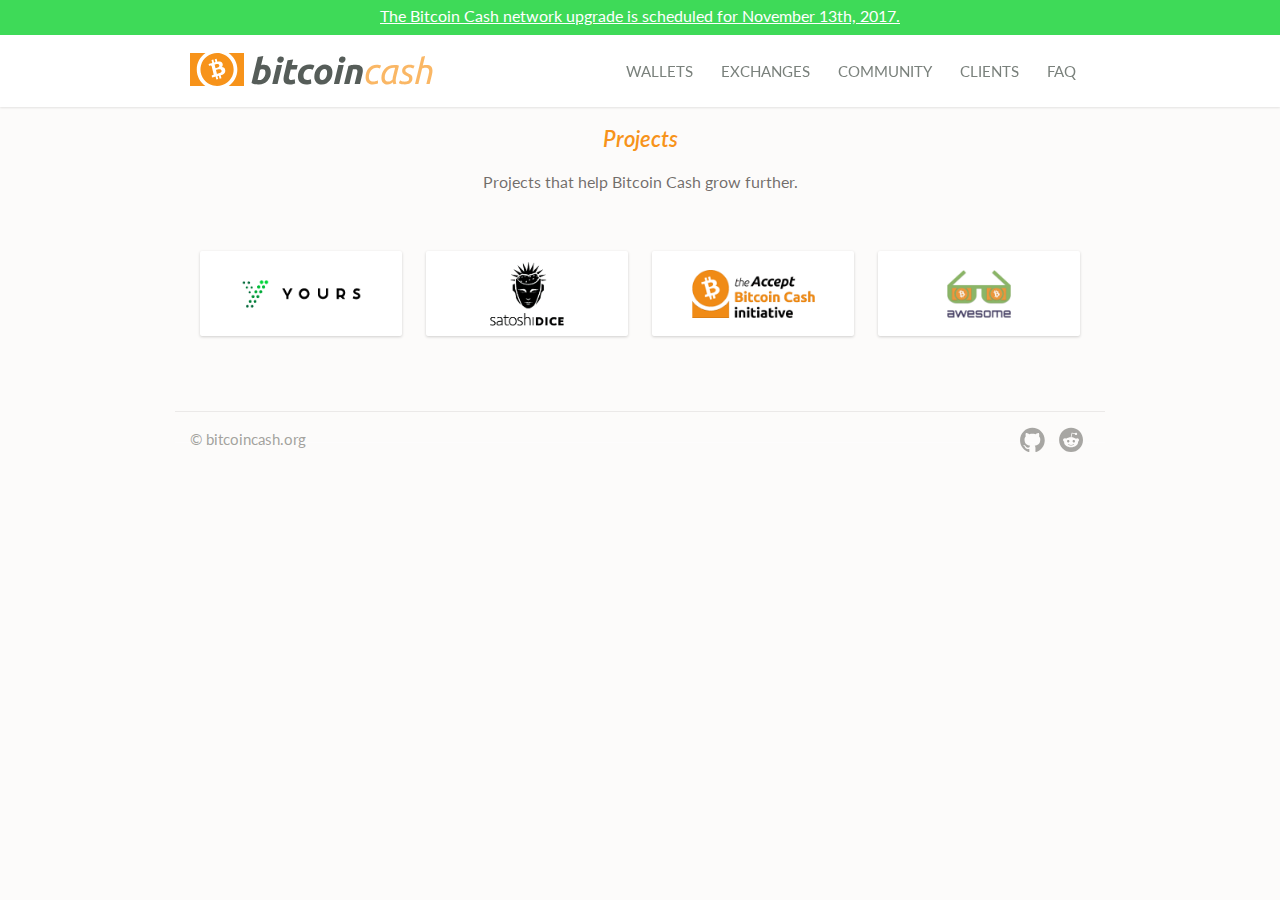
<file: projects/index.html>
<!DOCTYPE html>
 <html><head><meta charset="utf-8"/><meta http-equiv="x-ua-compatible" content="ie=edge"/><meta name="viewport" content="width=device-width, initial-scale=1, shrink-to-fit=no"/><link rel="preload" href="/component---src-layouts-index-js-f1b4e95ae78144b74a7f.js" as="script"/><link rel="preload" href="/component---src-templates-info-js-456c077464030086524b.js" as="script"/><link rel="preload" href="/path---projects-44917730f01d3f184af6.js" as="script"/><link rel="preload" href="/app-acb2a2330e5158d832f8.js" as="script"/><link rel="preload" href="/commons-fbc9633fc2915bf12a96.js" as="script"/><script id="webpack-manifest">
            //<![CDATA[
            window.webpackManifest = {"231608221292675":"app-acb2a2330e5158d832f8.js","192376757782131":"component---src-templates-info-js-456c077464030086524b.js","162898551421021":"component---src-pages-404-js-4503918ea3a16cfcdb75.js","35783957827783":"component---src-pages-index-js-e72ae71e5cd99b4c4e32.js","60335399758886":"path----131f9aef94525eeb6ecd.js","89964437801898":"path---exchanges-aedddb7d2831cb4c5e86.js","84887730282209":"path---faq-65c5b6e42cca383a7978.js","80240100688149":"path---clients-959b3fa8e5e3911490f8.js","97786326051841":"path---projects-44917730f01d3f184af6.js","152129398714684":"path---wallets-15496360a031353c4d8b.js","257431895517821":"path---services-eb6c0a51d577ce4ad221.js","254022195166212":"path---404-a0e39f21c11f6a62c5ab.js","142629428675168":"path---index-a0e39f21c11f6a62c5ab.js","178698757827068":"path---404-html-a0e39f21c11f6a62c5ab.js","114276838955818":"component---src-layouts-index-js-f1b4e95ae78144b74a7f.js","219263751331854":"component---src-layouts-landing-page-js-d3e55fa6e1a7f02f0cac.js"}
            //]]>
            </script><title data-react-helmet="true">Bitcoin Cash - Peer-to-Peer Electronic Cash</title><meta data-react-helmet="true" name="description" content="Bitcoin Cash brings sound money to the world. Merchants and users are empowered with low fees and reliable confirmations. The future shines brightly with unrestricted growth, global adoption, permissionless innovation, and decentralized development."/><meta data-react-helmet="true" name="og:title" content="Bitcoin Cash - Peer-to-Peer Electronic Cash"/><meta data-react-helmet="true" name="og:description" content="Bitcoin Cash brings sound money to the world. Merchants and users are empowered with low fees and reliable confirmations. The future shines brightly with unrestricted growth, global adoption, permissionless innovation, and decentralized development."/><meta data-react-helmet="true" name="og:image" content="/static/images/bitcoin-cash-logotype.png"/><meta data-react-helmet="true" name="viewport" content="width=device-width, initial-scale=1.0, maximum-scale=1.0, user-scalable=no"/><style id="__jsx-style-2941405734">a[data-jsx="2941405734"]{background-color:#3eda58;margin-top:-7px;display:block;padding:10px;padding-top:13px;color:white;text-align:center;text-decoration:none;font-weight:400}a[data-jsx="2941405734"]:hover{text-decoration:underline}
/*# sourceMappingURL=[data-uri] */
/*@ sourceURL=src/components/layout/Header/index.js */</style><style id="__jsx-style-3076129719">.content[data-jsx="3076129719"]{max-width:900px;padding:15px;margin:0 auto}
/*# sourceMappingURL=[data-uri] */
/*@ sourceURL=src/components/layout/Content.js */</style><style id="__jsx-style-1866970668">header[data-jsx="1866970668"]{position:fixed;top:0;left:0;right:0;z-index:10;-webkit-transition:background-color 0.3s;transition:background-color 0.3s}header[data-solid="true"][data-jsx="1866970668"]{background-color:white;box-shadow:0 1px 2px 0 rgba(0,0,0,0.10)}header[data-solid="true"][data-jsx="1866970668"] #logomark,header[data-solid="true"][data-jsx="1866970668"] #cash{-webkit-fill:#f7931a;fill:#f7931a;-webkit-fill-opacity:1;fill-opacity:1}header[data-solid="true"][data-jsx="1866970668"] #bitcoin{-webkit-fill:#565d59;fill:#565d59}header[data-solid="true"][data-jsx="1866970668"] nav[data-jsx="1866970668"] a,header[data-solid="true"][data-jsx="1866970668"] nav[data-jsx="1866970668"] span{color:#7A817C}header[data-solid="true"][data-jsx="1866970668"] nav[data-jsx="1866970668"] a:hover{color:#4e524f}nav[data-jsx="1866970668"]{-webkit-flex-grow:1;-ms-flex-grow:1;flex-grow:1;text-align:right}nav[data-jsx="1866970668"] a,nav[data-jsx="1866970668"] span{display:inline-block;padding:6px 8px;font-size:15px;color:rgba(255,255,255,0.85);margin:0 6px;text-transform:uppercase;text-decoration:none;cursor:pointer}nav[data-jsx="1866970668"] a:hover,nav[data-jsx="1866970668"] span:hover{color:white}.dropdown[data-jsx="1866970668"]{position:relative}.dropdown[data-jsx="1866970668"]:hover .box[data-jsx="1866970668"]{display:block}nav[data-jsx="1866970668"] .dropdown:hover{background-color:rgba(0,0,0,0.1);border-top-left-radius:5px;border-top-right-radius:5px}header[data-solid="true"][data-jsx="1866970668"] nav[data-jsx="1866970668"] .dropdown:hover{background-color:#56ac6f;color:white}.box[data-jsx="1866970668"]{position:absolute;border:1px solid #95ab9b;border-radius:3px;border-top-left-radius:0;padding:5px 0;top:100%;left:0;min-width:120%;text-align:left;background-color:white;display:none}.box[data-jsx="1866970668"] a{font-size:14px}.box[data-jsx="1866970668"] .dropdown{display:block;margin:0;border-radius:0 !important}header[data-solid="false"][data-jsx="1866970668"] .box[data-jsx="1866970668"] a{color:#737d76}.menu-button[data-jsx="1866970668"]{margin-right:10px;display:none}@media (max-width:800px){.menu-button[data-jsx="1866970668"]{display:block}nav[data-jsx="1866970668"]{position:absolute;top:69px;background-color:white;left:0;right:0;text-align:center;border-top:1px solid #00000026;box-shadow:0px 2px 2px rgba(0,0,0,0.08);display:none}nav[data-show="true"][data-jsx="1866970668"]{display:block}nav[data-jsx="1866970668"] a,nav[data-jsx="1866970668"] span{display:block;color:#566156;padding:18px 0}.dropdown[data-jsx="1866970668"]{padding-bottom:0;line-height:45px;padding-top:2px}.box[data-jsx="1866970668"]{position:relative;min-width:0}.box[data-jsx="1866970668"] .dropdown{text-align:center;padding:5px}}
/*# sourceMappingURL=[data-uri] */
/*@ sourceURL=src/components/layout/Header/index.js */</style><style id="__jsx-style-1115894064">.container[data-jsx="1115894064"]{padding-top:110px;text-align:center}h2[data-jsx="1115894064"]{font-weight:600;text-align:center;font-size:22px;font-style:italic;color:#F7931A}p[data-jsx="1115894064"]{font-size:16px;color:rgba(43,36,28,0.66);margin:20px 0}.content[data-jsx="1115894064"]{margin:40px 0}.content[data-card="true"][data-jsx="1115894064"]{background-color:white;padding:30px;box-shadow:0px 1px 3px rgba(0,0,0,0.22);border-radius:2px;text-align:left}.content[data-jsx="1115894064"] ul{text-align:left}.content[data-jsx="1115894064"] li{display:inline-block;width:calc(25% - 23px);margin:20px 10px;vertical-align:middle;text-align:center;-webkit-transition:-webkit-transform 0.1s;-webkit-transition:transform 0.1s;transition:transform 0.1s;position:relative}.content[data-jsx="1115894064"] li::after{content:"";position:absolute;left:0;right:0;bottom:0;height:0px;background-color:#f29d38;-webkit-transition:height 0.1s;transition:height 0.1s}.content[data-jsx="1115894064"] li:hover::after{height:4px}.content[data-jsx="1115894064"] li a{background:#FFFFFF;box-shadow:0 1px 3px 0 rgba(0,0,0,0.18);border-radius:2px;width:100%;height:85px;display:block;vertical-align:middle}.content[data-jsx="1115894064"] li img{position:relative;top:50%;-webkit-transform:translateY(-50%) scale(0.8);-ms-transform:translateY(-50%) scale(0.8);transform:translateY(-50%) scale(0.8);max-width:100%}.content[data-jsx="1115894064"] h3{color:rgb(131,146,135);margin:20px 0;font-size:20px;margin-top:30px;color:#2c38328a;font-weight:400;border-top:1px solid #00000021;padding-top:40px}.content[data-jsx="1115894064"] h3:first-child{margin-top:0;border-top:none;padding-top:0}.content[data-jsx="1115894064"] p{line-height:33px;font-weight:400;color:rgba(0,0,0,0.7)}@media (max-width:800px){.content[data-jsx="1115894064"] li{width:calc(33% - 21px)}}@media (max-width:600px){.content[data-jsx="1115894064"] li{width:calc(50% - 16px);margin:10px 7px}}
/*# sourceMappingURL=[data-uri] */
/*@ sourceURL=src/templates/info.js */</style><style id="__jsx-style-2073796484">footer[data-jsx="2073796484"]{padding-bottom:40px}p[data-jsx="2073796484"]{font-size:15px;color:rgba(147,146,142,0.86);float:left;margin-top:3px}.social[data-jsx="2073796484"]{float:right}a[data-jsx="2073796484"]{margin:0 7px}
/*# sourceMappingURL=[data-uri] */
/*@ sourceURL=src/components/layout/Footer/index.js */</style><link href="https://fonts.googleapis.com/css?family=Lato|Lato:700" rel="stylesheet"/><script>
  !function(e,t,r){function n(){for(;d[0]&&"loaded"==d[0][f];)c=d.shift(),c[o]=!i.parentNode.insertBefore(c,i)}for(var s,a,c,d=[],i=e.scripts[0],o="onreadystatechange",f="readyState";s=r.shift();)a=e.createElement(t),"async"in i?(a.async=!1,e.head.appendChild(a)):i[f]?(d.push(a),a[o]=n):e.write("<"+t+' src="'+s+'" defer></'+t+">"),a.src=s}(document,"script",[
  "/commons-fbc9633fc2915bf12a96.js","/app-acb2a2330e5158d832f8.js","/path---projects-44917730f01d3f184af6.js","/component---src-templates-info-js-456c077464030086524b.js","/component---src-layouts-index-js-f1b4e95ae78144b74a7f.js"
])
  </script><style id="gatsby-inlined-css">*{margin:0;padding:0}body{font-family:Lato,Helvetica Neue,Helvetica,Arial,sans-serif;background-color:#fcfbfa}button{border:none;background:none;cursor:pointer}button:focus{outline:none}ol,ul{list-style-type:none;padding:0}p a{color:#f7931a;text-decoration:none}</style></head><body><div id="___gatsby"><div data-reactroot="" data-reactid="1" data-react-checksum="910315933"><!-- react-empty: 2 --><header data-solid="true" data-jsx="1866970668" data-reactid="3"><a href="https://www.bitcoinabc.org/november" target="_blank" data-jsx="2941405734" data-reactid="4"><!-- react-text: 5 -->The Bitcoin Cash network upgrade is scheduled for November 13th, 2017.<!-- /react-text --><!-- react-empty: 6 --></a><div class="content" style="display:flex;align-items:center;position:relative;padding-top:18px;padding-bottom:18px;" data-jsx="3076129719" data-reactid="7"><a style="flex-grow:1;" href="/" data-reactid="8"><svg width="243px" height="33px" viewBox="0 0 243 33" version="1.1" data-reactid="9"><title data-reactid="10">logotype</title><desc data-reactid="11">Created with Sketch.</desc><defs data-reactid="12"></defs><g id="Page-1" stroke="none" stroke-width="1" fill="none" fill-rule="evenodd" data-reactid="13"><g id="Landing-page" transform="translate(-94.000000, -100.000000)" fill="#FFFFFF" data-reactid="14"><g id="header" transform="translate(94.000000, 93.000000)" data-reactid="15"><g id="logotype" transform="translate(0.000000, 7.000000)" data-reactid="16"><path d="M74.084,11.668 C75.2360058,11.668 76.2319958,11.871998 77.072,12.28 C77.9120042,12.688002 78.6079972,13.2399965 79.16,13.936 C79.7120028,14.6320035 80.1199987,15.4479953 80.384,16.384 C80.6480013,17.3200047 80.78,18.3279946 80.78,19.408 C80.78,21.0640083 80.4740031,22.6299926 79.862,24.106 C79.2499969,25.5820074 78.4160053,26.8659945 77.36,27.958 C76.3039947,29.0500055 75.0560072,29.9139968 73.616,30.55 C72.1759928,31.1860032 70.6160084,31.504 68.936,31.504 C68.7199989,31.504 68.3420027,31.4980001 67.802,31.486 C67.2619973,31.4739999 66.6440035,31.4200005 65.948,31.324 C65.2519965,31.2279995 64.5140039,31.084001 63.734,30.892 C62.9539961,30.699999 62.2160035,30.4360017 61.52,30.1 L67.748,3.928 L73.328,3.064 L71.096,12.352 C71.5760024,12.1359989 72.0559976,11.9680006 72.536,11.848 C73.0160024,11.7279994 73.5319972,11.668 74.084,11.668 Z M69.404,27.076 C70.2440042,27.076 71.0359963,26.872002 71.78,26.464 C72.5240037,26.055998 73.1659973,25.5100034 73.706,24.826 C74.2460027,24.1419966 74.6719984,23.3680043 74.984,22.504 C75.2960016,21.6399957 75.452,20.7400047 75.452,19.804 C75.452,18.6519942 75.2600019,17.7520032 74.876,17.104 C74.4919981,16.4559968 73.7840052,16.132 72.752,16.132 C72.4159983,16.132 71.9780027,16.1919994 71.438,16.312 C70.8979973,16.4320006 70.4120022,16.6839981 69.98,17.068 L67.604,26.932 C67.7480007,26.9560001 67.8739995,26.9799999 67.982,27.004 C68.0900005,27.0280001 68.2039994,27.0459999 68.324,27.058 C68.4440006,27.0700001 68.5879992,27.076 68.756,27.076 L69.404,27.076 Z M87.548,31 L82.22,31 L86.72,12.064 L92.084,12.064 L87.548,31 Z M90.14,9.76 C89.3959963,9.76 88.724003,9.53800222 88.124,9.094 C87.523997,8.64999778 87.224,7.97200456 87.224,7.06 C87.224,6.55599748 87.325999,6.08200222 87.53,5.638 C87.734001,5.19399778 88.0039983,4.81000162 88.34,4.486 C88.6760017,4.16199838 89.0659978,3.90400096 89.51,3.712 C89.9540022,3.51999904 90.4279975,3.424 90.932,3.424 C91.6760037,3.424 92.347997,3.64599778 92.948,4.09 C93.548003,4.53400222 93.848,5.21199544 93.848,6.124 C93.848,6.62800252 93.746001,7.10199778 93.542,7.546 C93.337999,7.99000222 93.0680017,8.37399838 92.732,8.698 C92.3959983,9.02200162 92.0060022,9.27999904 91.562,9.472 C91.1179978,9.66400096 90.6440025,9.76 90.14,9.76 Z M97.556,7.348 L103.136,6.484 L101.768,12.064 L107.744,12.064 L106.664,16.456 L100.724,16.456 L99.14,23.08 C98.9959993,23.6320028 98.9060002,24.1479976 98.87,24.628 C98.8339998,25.1080024 98.8939992,25.5219983 99.05,25.87 C99.2060008,26.2180017 99.4759981,26.487999 99.86,26.68 C100.244002,26.872001 100.771997,26.968 101.444,26.968 C102.020003,26.968 102.577997,26.9140005 103.118,26.806 C103.658003,26.6979995 104.203997,26.548001 104.756,26.356 L105.152,30.46 C104.431996,30.7240013 103.652004,30.951999 102.812,31.144 C101.971996,31.336001 100.976006,31.432 99.824,31.432 C98.1679917,31.432 96.8840046,31.1860025 95.972,30.694 C95.0599954,30.2019975 94.4120019,29.5300043 94.028,28.678 C93.6439981,27.8259957 93.4759998,26.8480055 93.524,25.744 C93.5720002,24.6399945 93.7399986,23.4760061 94.028,22.252 L97.556,7.348 Z M107.924,23.44 C107.924,21.8079918 108.187997,20.2720072 108.716,18.832 C109.244003,17.3919928 109.999995,16.1320054 110.984,15.052 C111.968005,13.9719946 113.161993,13.1200031 114.566,12.496 C115.970007,11.8719969 117.535991,11.56 119.264,11.56 C120.344005,11.56 121.309996,11.661999 122.162,11.866 C123.014004,12.070001 123.787997,12.3399983 124.484,12.676 L122.648,16.852 C122.167998,16.659999 121.670003,16.4860008 121.154,16.33 C120.637997,16.1739992 120.008004,16.096 119.264,16.096 C117.463991,16.096 116.048005,16.7019939 115.016,17.914 C113.983995,19.1260061 113.468,20.7759896 113.468,22.864 C113.468,24.0880061 113.731997,25.0779962 114.26,25.834 C114.788003,26.5900038 115.759993,26.968 117.176,26.968 C117.872003,26.968 118.543997,26.8960007 119.192,26.752 C119.840003,26.6079993 120.415997,26.4280011 120.92,26.212 L121.316,30.496 C120.643997,30.7600013 119.906004,30.993999 119.102,31.198 C118.297996,31.402001 117.320006,31.504 116.168,31.504 C114.679993,31.504 113.420005,31.2880022 112.388,30.856 C111.355995,30.4239978 110.504003,29.8420037 109.832,29.11 C109.159997,28.3779963 108.674002,27.5200049 108.374,26.536 C108.073999,25.5519951 107.924,24.5200054 107.924,23.44 Z M131.792,31.504 C130.519994,31.504 129.416005,31.3120019 128.48,30.928 C127.543995,30.5439981 126.770003,30.0040035 126.158,29.308 C125.545997,28.6119965 125.084002,27.7900047 124.772,26.842 C124.459998,25.8939953 124.304,24.8440058 124.304,23.692 C124.304,22.2519928 124.537998,20.8120072 125.006,19.372 C125.474002,17.9319928 126.163995,16.6360058 127.076,15.484 C127.988005,14.3319942 129.103993,13.3900037 130.424,12.658 C131.744007,11.9259963 133.255991,11.56 134.96,11.56 C136.208006,11.56 137.305995,11.7519981 138.254,12.136 C139.202005,12.5200019 139.981997,13.0599965 140.594,13.756 C141.206003,14.4520035 141.667998,15.2739953 141.98,16.222 C142.292002,17.1700047 142.448,18.2199942 142.448,19.372 C142.448,20.8120072 142.220002,22.2519928 141.764,23.692 C141.307998,25.1320072 140.636004,26.4279942 139.748,27.58 C138.859996,28.7320058 137.750007,29.6739963 136.418,30.406 C135.085993,31.1380037 133.544009,31.504 131.792,31.504 Z M134.456,16.096 C133.663996,16.096 132.968003,16.3239977 132.368,16.78 C131.767997,17.2360023 131.264002,17.8119965 130.856,18.508 C130.447998,19.2040035 130.142001,19.9659959 129.938,20.794 C129.733999,21.6220041 129.632,22.4079963 129.632,23.152 C129.632,24.3760061 129.823998,25.3179967 130.208,25.978 C130.592002,26.6380033 131.287995,26.968 132.296,26.968 C133.088004,26.968 133.783997,26.7400023 134.384,26.284 C134.984003,25.8279977 135.487998,25.2520035 135.896,24.556 C136.304002,23.8599965 136.609999,23.0980041 136.814,22.27 C137.018001,21.4419959 137.12,20.6560037 137.12,19.912 C137.12,18.6879939 136.928002,17.7460033 136.544,17.086 C136.159998,16.4259967 135.464005,16.096 134.456,16.096 Z M149.216,31 L143.888,31 L148.388,12.064 L153.752,12.064 L149.216,31 Z M151.808,9.76 C151.063996,9.76 150.392003,9.53800222 149.792,9.094 C149.191997,8.64999778 148.892,7.97200456 148.892,7.06 C148.892,6.55599748 148.993999,6.08200222 149.198,5.638 C149.402001,5.19399778 149.671998,4.81000162 150.008,4.486 C150.344002,4.16199838 150.733998,3.90400096 151.178,3.712 C151.622002,3.51999904 152.095997,3.424 152.6,3.424 C153.344004,3.424 154.015997,3.64599778 154.616,4.09 C155.216003,4.53400222 155.516,5.21199544 155.516,6.124 C155.516,6.62800252 155.414001,7.10199778 155.21,7.546 C155.005999,7.99000222 154.736002,8.37399838 154.4,8.698 C154.063998,9.02200162 153.674002,9.27999904 153.23,9.472 C152.785998,9.66400096 152.312003,9.76 151.808,9.76 Z M158.432,12.928 C158.840002,12.8079994 159.289998,12.6700008 159.782,12.514 C160.274002,12.3579992 160.825997,12.2140007 161.438,12.082 C162.050003,11.9499993 162.733996,11.8420004 163.49,11.758 C164.246004,11.6739996 165.103995,11.632 166.064,11.632 C168.896014,11.632 170.839995,12.4479918 171.896,14.08 C172.952005,15.7120082 173.132003,17.9439858 172.436,20.776 L169.988,31 L164.624,31 L167,20.992 C167.144001,20.3679969 167.258,19.7620029 167.342,19.174 C167.426,18.5859971 167.42,18.0700022 167.324,17.626 C167.228,17.1819978 167.006002,16.8220014 166.658,16.546 C166.309998,16.2699986 165.776004,16.132 165.056,16.132 C164.359997,16.132 163.652004,16.2039993 162.932,16.348 L159.44,31 L154.076,31 L158.432,12.928 Z" id="bitcoin" data-reactid="17"></path><path d="M175.568,24.304 C175.568,22.6719918 175.813998,21.1000076 176.306,19.588 C176.798002,18.0759924 177.523995,16.7440058 178.484,15.592 C179.444005,14.4399942 180.619993,13.5220034 182.012,12.838 C183.404007,12.1539966 184.999991,11.812 186.8,11.812 C187.592004,11.812 188.347996,11.8659995 189.068,11.974 C189.788004,12.0820005 190.471997,12.2919984 191.12,12.604 L189.86,15.412 C189.475998,15.1959989 189.026003,15.0280006 188.51,14.908 C187.993997,14.7879994 187.328004,14.728 186.512,14.728 C185.335994,14.728 184.280005,14.9859974 183.344,15.502 C182.407995,16.0180026 181.610003,16.7019957 180.95,17.554 C180.289997,18.4060043 179.786002,19.3899944 179.438,20.506 C179.089998,21.6220056 178.916,22.779994 178.916,23.98 C178.916,24.6040031 178.981999,25.1919972 179.114,25.744 C179.246001,26.2960028 179.479998,26.7819979 179.816,27.202 C180.152002,27.6220021 180.601997,27.9519988 181.166,28.192 C181.730003,28.4320012 182.443996,28.552 183.308,28.552 C183.740002,28.552 184.195998,28.5100004 184.676,28.426 C185.156002,28.3419996 185.599998,28.2400006 186.008,28.12 C186.416002,27.9999994 186.781998,27.8740007 187.106,27.742 C187.430002,27.6099993 187.663999,27.4840006 187.808,27.364 L188.096,30.208 C187.639998,30.4960014 186.932005,30.7779986 185.972,31.054 C185.011995,31.3300014 183.920006,31.468 182.696,31.468 C181.543994,31.468 180.524004,31.2940017 179.636,30.946 C178.747996,30.5979983 178.004003,30.1060032 177.404,29.47 C176.803997,28.8339968 176.348002,28.0780044 176.036,27.202 C175.723998,26.3259956 175.568,25.3600053 175.568,24.304 Z M203.432,31.216 C203.311999,30.9519987 203.192001,30.6580016 203.072,30.334 C202.951999,30.0099984 202.856,29.6680018 202.784,29.308 C202.255997,29.7880024 201.548004,30.2679976 200.66,30.748 C199.771996,31.2280024 198.680006,31.468 197.384,31.468 C196.327995,31.468 195.422004,31.3000017 194.666,30.964 C193.909996,30.6279983 193.292002,30.160003 192.812,29.56 C192.331998,28.959997 191.978001,28.2520041 191.75,27.436 C191.521999,26.6199959 191.408,25.7200049 191.408,24.736 C191.408,23.127992 191.677997,21.5560077 192.218,20.02 C192.758003,18.4839923 193.567995,17.116006 194.648,15.916 C195.728005,14.715994 197.083992,13.7440037 198.716,13 C200.348008,12.2559963 202.255989,11.884 204.44,11.884 C205.088003,11.884 205.843996,11.9559993 206.708,12.1 C207.572004,12.2440007 208.315997,12.4839983 208.94,12.82 L206.168,24.124 C206.047999,24.6760028 205.946,25.2039975 205.862,25.708 C205.778,26.2120025 205.736,26.7399972 205.736,27.292 C205.736,27.8440028 205.784,28.4019972 205.88,28.966 C205.976,29.5300028 206.143999,30.1359968 206.384,30.784 L203.432,31.216 Z M198.068,28.624 C199.076005,28.624 199.939996,28.4080022 200.66,27.976 C201.380004,27.5439978 202.003997,27.0400029 202.532,26.464 C202.556,26.055998 202.598,25.6300022 202.658,25.186 C202.718,24.7419978 202.796,24.2920023 202.892,23.836 L205.052,14.908 C204.931999,14.8599998 204.734001,14.8240001 204.458,14.8 C204.181999,14.7759999 203.936001,14.764 203.72,14.764 C202.351993,14.764 201.116006,15.0279974 200.012,15.556 C198.907994,16.0840026 197.966004,16.7859956 197.186,17.662 C196.405996,18.5380044 195.806002,19.5579942 195.386,20.722 C194.965998,21.8860058 194.756,23.1039936 194.756,24.376 C194.756,24.8800025 194.804,25.3899974 194.9,25.906 C194.996,26.4220026 195.169999,26.877998 195.422,27.274 C195.674001,27.670002 196.009998,27.9939987 196.43,28.246 C196.850002,28.4980013 197.395997,28.624 198.068,28.624 Z M214.88,28.66 C215.384003,28.66 215.893997,28.6120005 216.41,28.516 C216.926003,28.4199995 217.381998,28.2640011 217.778,28.048 C218.174002,27.8319989 218.497999,27.5380019 218.75,27.166 C219.002001,26.7939981 219.128,26.3320028 219.128,25.78 C219.128,25.4199982 219.068001,25.1020014 218.948,24.826 C218.827999,24.5499986 218.636001,24.2920012 218.372,24.052 C218.107999,23.8119988 217.778002,23.5780011 217.382,23.35 C216.985998,23.1219989 216.512003,22.8640014 215.96,22.576 C215.407997,22.3119987 214.904002,22.0480013 214.448,21.784 C213.991998,21.5199987 213.590002,21.2080018 213.242,20.848 C212.893998,20.4879982 212.624001,20.0620025 212.432,19.57 C212.239999,19.0779975 212.144,18.4840035 212.144,17.788 C212.144,15.987991 212.791994,14.5420055 214.088,13.45 C215.384006,12.3579945 217.267988,11.812 219.74,11.812 C220.892006,11.812 221.905996,11.9259989 222.782,12.154 C223.658004,12.3820011 224.263998,12.591999 224.6,12.784 L223.34,15.52 C223.003998,15.327999 222.464004,15.1240011 221.72,14.908 C220.975996,14.6919989 220.148005,14.584 219.236,14.584 C218.779998,14.584 218.324002,14.6319995 217.868,14.728 C217.411998,14.8240005 216.998002,14.9859989 216.626,15.214 C216.253998,15.4420011 215.954001,15.7419981 215.726,16.114 C215.497999,16.4860019 215.384,16.9359974 215.384,17.464 C215.384,18.1120032 215.635997,18.6459979 216.14,19.066 C216.644003,19.4860021 217.399995,19.9239977 218.408,20.38 C219.032003,20.6680014 219.589998,20.9619985 220.082,21.262 C220.574002,21.5620015 220.993998,21.8979981 221.342,22.27 C221.690002,22.6420019 221.953999,23.0799975 222.134,23.584 C222.314001,24.0880025 222.404,24.6879965 222.404,25.384 C222.404,26.392005 222.212002,27.2799962 221.828,28.048 C221.443998,28.8160038 220.910003,29.4519975 220.226,29.956 C219.541997,30.4600025 218.732005,30.8379987 217.796,31.09 C216.859995,31.3420013 215.840006,31.468 214.736,31.468 C213.919996,31.468 213.182003,31.4140005 212.522,31.306 C211.861997,31.1979995 211.286002,31.0720007 210.794,30.928 C210.301998,30.7839993 209.894002,30.6340008 209.57,30.478 C209.245998,30.3219992 209.000001,30.1960005 208.832,30.1 L210.128,27.364 C210.296001,27.4600005 210.529998,27.5799993 210.83,27.724 C211.130001,27.8680007 211.489998,28.0119993 211.91,28.156 C212.330002,28.3000007 212.791997,28.4199995 213.296,28.516 C213.800003,28.6120005 214.327997,28.66 214.88,28.66 Z M225.032,31 L231.62,3.64 L235.112,3.064 L232.808,12.532 C233.360003,12.339999 233.941997,12.1840006 234.554,12.064 C235.166003,11.9439994 235.783997,11.884 236.408,11.884 C237.488005,11.884 238.417996,12.0339985 239.198,12.334 C239.978004,12.6340015 240.607998,13.0419974 241.088,13.558 C241.568002,14.0740026 241.921999,14.6979963 242.15,15.43 C242.378001,16.1620037 242.492,16.9599957 242.492,17.824 C242.492,18.8800053 242.324002,20.0799933 241.988,21.424 L239.684,31 L236.336,31 L238.46,22.144 C238.628001,21.4719966 238.789999,20.7880035 238.946,20.092 C239.102001,19.3959965 239.18,18.7360031 239.18,18.112 C239.18,17.1519952 238.916003,16.3540032 238.388,15.718 C237.859997,15.0819968 236.876007,14.764 235.436,14.764 C234.859997,14.764 234.266003,14.8179995 233.654,14.926 C233.041997,15.0340005 232.532002,15.183999 232.124,15.376 L228.38,31 L225.032,31 Z" id="cash" opacity="0.669723732" data-reactid="18"></path><g id="logomark" fill-rule="nonzero" data-reactid="19"><path d="M15.5301299,-6.13464834e-12 C10.2332931,3.62753361 6.76280835,9.68753569 6.76280835,16.5507692 C6.76280835,23.3503613 10.1692292,29.3615493 15.3832527,33 L0,33 L0,0 L15.5301299,0 Z M38.5723368,0 L54,0 L54,33 L38.7192141,33 C43.9332376,29.3615493 47.3396584,23.3503613 47.3396584,16.5507692 C47.3396584,9.68753569 43.8691737,3.62753361 38.5723368,-6.13464834e-12 Z M43.1539935,20.4285014 C40.9366705,29.2405733 31.9288608,34.6034821 23.0341481,32.40599 C14.1430668,30.2090119 8.73049535,21.2833387 10.9488559,12.4717808 C13.1651413,3.6586808 22.172951,-1.70474208 31.0650698,0.492236012 C39.9592638,2.6892141 45.3713165,11.6159154 43.1539935,20.4285014 L43.1539935,20.4285014 Z M32.5102106,10.6235988 C31.7751715,8.53726877 29.7381179,8.28872828 27.3392641,8.67586559 L26.6069965,5.70959611 L24.7877126,6.16788173 L25.5007316,9.05595755 C25.0224701,9.17644764 24.535892,9.30892275 24.0525445,9.4408436 L23.3351835,6.53355112 L21.5168158,6.99134963 L22.248143,9.95695558 C21.8562189,10.0641182 21.4711899,10.168778 21.0940681,10.2639977 L21.0915596,10.2548597 L18.5820428,10.8858391 L19.0585303,12.8141066 C19.0585303,12.8141066 20.3957645,12.4504005 20.3794935,12.4805773 C21.1164748,12.2952441 21.4611228,12.6594328 21.6213258,13.0082484 L22.4556256,16.3874241 C22.506545,16.3748939 22.5734011,16.3602894 22.6510351,16.3515895 C22.5904478,16.3669332 22.5254725,16.3828647 22.458906,16.400224 L23.6269935,21.1342918 C23.6514677,21.3726013 23.6057269,21.7739061 23.0910842,21.9044322 C23.1194153,21.9190383 21.7684815,22.237088 21.7684815,22.237088 L21.9392624,24.4843974 L24.3068461,23.8881617 C24.747569,23.7777412 25.1829164,23.6759966 25.6091738,23.5715222 L26.3504866,26.5713789 L28.1679381,26.1140675 L27.435164,23.1457403 C27.9366924,23.0303319 28.4205719,22.9126723 28.8919139,22.7935343 L29.6204673,25.7483981 L31.4397511,25.2901125 L30.7010911,22.2952448 C33.7167677,21.3509214 35.6687811,20.0471506 35.2309772,17.1296752 C34.8790206,14.7803165 33.5382392,14.0300825 31.6998359,14.0534835 C32.6230732,13.2548357 33.0507145,12.1495707 32.5102106,10.6235988 L32.5102106,10.6235988 Z M31.5602458,17.6834272 C32.1146683,19.9251328 28.1835974,20.6440992 26.9508753,20.9557258 L25.9701603,16.980716 C27.2036058,16.6704501 30.9831731,15.3449747 31.5602458,17.6834272 Z M29.3055006,12.292748 C29.8084254,14.3326199 26.5237098,14.9068768 25.4966905,15.1655605 L24.6069121,11.5604883 C25.6339315,11.3018045 28.7801196,10.1653344 29.3055006,12.292748 Z" id="Combined-Shape" data-reactid="20"></path></g></g></g></g></g></svg></a><button class="menu-button" data-jsx="1866970668" data-reactid="21"><svg width="29px" height="23px" viewBox="0 0 29 23" version="1.1" data-reactid="22"><title data-reactid="23">menu</title><desc data-reactid="24">Created with Sketch.</desc><defs data-reactid="25"></defs><g id="Page-1" stroke="none" stroke-width="1" fill="none" fill-rule="evenodd" data-reactid="26"><g id="Generic-page" transform="translate(-339.000000, -109.000000)" fill="#56AC6F" data-reactid="27"><g id="header" transform="translate(0.000000, 75.000000)" data-reactid="28"><path d="M341.5,34 L365.5,34 C366.880712,34 368,35.1192881 368,36.5 L368,36.5 C368,37.8807119 366.880712,39 365.5,39 L341.5,39 C340.119288,39 339,37.8807119 339,36.5 L339,36.5 L339,36.5 C339,35.1192881 340.119288,34 341.5,34 L341.5,34 Z M341.5,43 L365.5,43 C366.880712,43 368,44.1192881 368,45.5 C368,46.8807119 366.880712,48 365.5,48 L341.5,48 C340.119288,48 339,46.8807119 339,45.5 C339,44.1192881 340.119288,43 341.5,43 L341.5,43 Z M341.5,52 L365.5,52 C366.880712,52 368,53.1192881 368,54.5 C368,55.8807119 366.880712,57 365.5,57 L341.5,57 C340.119288,57 339,55.8807119 339,54.5 C339,53.1192881 340.119288,52 341.5,52 L341.5,52 Z" id="menu" data-reactid="29"></path></g></g></g></svg></button><nav data-show="false" data-jsx="1866970668" data-reactid="30"><a href="/wallets" data-reactid="31">Wallets</a><a href="/exchanges" data-reactid="32">Exchanges</a><span class="dropdown" data-jsx="1866970668" data-reactid="33"><!-- react-text: 34 -->Community<!-- /react-text --><div class="box" data-jsx="1866970668" data-reactid="35"><a class="dropdown" href="/services" data-reactid="36">Services</a><a class="dropdown" href="/projects" data-reactid="37">Projects</a></div></span><a href="/clients" data-reactid="38">Clients</a><a href="/faq" data-reactid="39">FAQ</a></nav><!-- react-empty: 40 --></div><!-- react-empty: 41 --></header><div class="container" data-jsx="1115894064" data-reactid="42"><div class="content" data-jsx="3076129719" data-reactid="43"><h2 data-jsx="1115894064" data-reactid="44">Projects</h2><p data-jsx="1115894064" data-reactid="45">Projects that help Bitcoin Cash grow further.</p><div class="content" data-card="false" data-jsx="1115894064" data-reactid="46"><ul>
<li><a href="https://www.yours.org/"><img src="/images/projects/yours.png" alt="Yours"></a></li>
<li><a href="https://satoshidice.com/"><img src="/images/projects/satoshidice.png" alt="SatoshiDice"></a></li>
<li><a href="https://acceptbitcoin.cash/"><img src="/images/projects/acceptbitcoincash.png" alt="Accept Bitcoin Cash Initiative"></a></li>
<li><a href="https://github.com/dsmurrell/awesome-bitcoin-cash"><img src="/images/projects/awesomebitcoincash.png" alt="Awesome Bitcoin Cash"></a></li>
</ul></div><!-- react-empty: 47 --></div><!-- react-empty: 48 --></div><footer data-jsx="2073796484" data-reactid="49"><div class="content" style="border-top:1px solid rgba(147,146,142,0.16);box-shadow:0 1px 0 0 rgba(255,255,255,0.40);" data-jsx="3076129719" data-reactid="50"><p data-jsx="2073796484" data-reactid="51">© bitcoincash.org</p><div class="social" data-jsx="2073796484" data-reactid="52"><a href="https://github.com/bitcoincashorg/website" target="_blank" data-jsx="2073796484" data-reactid="53"><svg width="25px" height="25px" viewBox="0 0 25 25" version="1.1" data-reactid="54"><title data-reactid="55">github</title><desc data-reactid="56">Created with Sketch.</desc><defs data-reactid="57"></defs><g id="Page-1" stroke="none" stroke-width="1" fill="none" fill-rule="evenodd" opacity="0.799026268" data-reactid="58"><g id="Landing-page" transform="translate(-841.000000, -2767.000000)" fill="#93928E" data-reactid="59"><g id="social" transform="translate(801.000000, 2767.000000)" data-reactid="60"><path d="M40.0508475,13.2090308 C40.0508475,18.6896627 43.5883941,23.3376019 48.4952544,24.9772374 C49.1124826,25.0907985 49.3378237,24.7077478 49.3378237,24.3807266 C49.3378237,24.0854871 49.3265133,23.1074759 49.3204842,22.071909 C45.8869505,22.8213203 45.1611997,20.6093978 45.1611997,20.6093978 C44.5990045,19.1771664 43.7903425,18.7956418 43.7903425,18.7956418 C42.668195,18.0265365 43.8754725,18.0416764 43.8754725,18.0416764 C45.1151861,18.1279615 45.767865,19.3194812 45.767865,19.3194812 C46.8696827,21.2149925 48.6587859,20.6669293 49.3611681,20.3489921 C49.4734046,19.5496071 49.7929433,19.0015439 50.1449423,18.6926907 C47.4039996,18.3793075 44.5206271,17.3149627 44.5206271,12.5625463 C44.5206271,11.2075161 45.0022021,10.10233 45.790486,9.2340526 C45.6646239,8.91914337 45.2395771,7.65722938 45.9125618,5.95022753 C45.9125618,5.95022753 46.9480601,5.61715045 49.308402,7.22197637 C50.2926295,6.94567985 51.3484818,6.80942105 52.398281,6.80486698 C53.4473325,6.80942105 54.5039084,6.94718173 55.4896792,7.22347825 C57.8455355,5.61715045 58.882529,5.95172941 58.882529,5.95172941 C59.5577806,7.66025736 59.1327339,8.92064524 59.0061242,9.2340526 C59.7974226,10.10233 60.2752355,11.2075403 60.2752355,12.5625463 C60.2752355,17.3270746 57.3873291,18.3762553 54.6365953,18.6836067 C55.0812485,19.0681594 55.4746307,19.8221247 55.4746307,20.9788106 C55.4746307,22.6366382 55.4580388,23.9734763 55.4580388,24.3822527 C55.4580388,24.7123018 55.6826082,25.0983563 56.3081324,24.9772374 C61.2112547,23.3345739 64.7457627,18.6866347 64.7457627,13.2090308 C64.7457627,6.35975488 59.2171403,0.806451613 52.3983051,0.806451613 C45.5794698,0.806451613 40.0508475,6.35975488 40.0508475,13.2090308 Z" id="github" data-reactid="61"></path></g></g></g></svg></a><a href="https://www.reddit.com/r/Bitcoincash/" target="_blank" data-jsx="2073796484" data-reactid="62"><svg width="24px" height="25px" viewBox="0 0 24 25" version="1.1" data-reactid="63"><title data-reactid="64">reddit</title><desc data-reactid="65">Created with Sketch.</desc><defs data-reactid="66"></defs><g id="Page-1" stroke="none" stroke-width="1" fill="none" fill-rule="evenodd" opacity="0.799026268" data-reactid="67"><g id="Landing-page" transform="translate(-881.000000, -2767.000000)" fill-rule="nonzero" fill="#93928E" data-reactid="68"><g id="social" transform="translate(801.000000, 2767.000000)" data-reactid="69"><path d="M92.0508475,25 C85.4515127,25 80.1016949,19.5840897 80.1016949,12.9032258 C80.1016949,6.2223619 85.4515127,0.806451613 92.0508475,0.806451613 C98.6501822,0.806451613 104,6.2223619 104,12.9032258 C104,19.5840897 98.6501822,25 92.0508475,25 Z M100.016676,13.0129723 C99.9809971,12.0257366 99.1722703,11.2548396 98.2059608,11.2883568 C97.7778113,11.303592 97.3704747,11.4833664 97.0612557,11.7850217 C95.6995025,10.8343503 94.0998886,10.3133092 92.4556758,10.2767449 L93.2316967,6.45272997 L95.7916736,7.00424128 C95.8630318,7.67763356 96.4517373,8.16515738 97.1088278,8.0920288 C97.7659183,8.01890023 98.2416399,7.41558951 98.1702817,6.74219723 C98.0989234,6.06880496 97.5102179,5.58128114 96.8531275,5.65440971 C96.4755234,5.69402102 96.1365718,5.91950079 95.9492564,6.25467341 L93.0176219,5.65440971 C92.8184135,5.60870436 92.6192051,5.73667936 92.5746062,5.94387698 C92.5746062,5.946924 92.5746062,5.946924 92.5746062,5.94997103 L91.6915479,10.2036163 C90.0265223,10.2310396 88.4060955,10.7551277 87.0265029,11.7118932 C86.3248135,11.0354539 85.2187607,11.0689711 84.558697,11.7911158 C83.8986332,12.5102134 83.9313391,13.6437063 84.6360017,14.3201456 C84.7727717,14.4511676 84.9303545,14.5639075 85.1057768,14.6431301 C85.0938838,14.8229045 85.0938838,15.0026789 85.1057768,15.1824533 C85.1057768,17.9278218 88.2276999,20.1612903 92.0780718,20.1612903 C95.9284436,20.1612903 99.0503667,17.9308689 99.0503667,15.1824533 C99.0622597,15.0026789 99.0622597,14.8229045 99.0503667,14.6431301 C99.6509652,14.3353807 100.028569,13.7015997 100.016676,13.0129723 Z M88.0552508,14.240923 C88.0552508,13.5644837 88.5934109,13.0129723 89.2534747,13.0129723 C89.9135384,13.0129723 90.4516985,13.5644837 90.4516985,14.240923 C90.4516985,14.9173623 89.9135384,15.4688736 89.2534747,15.4688736 C88.5904377,15.4627795 88.0552508,14.9173623 88.0552508,14.240923 Z M95.0037597,17.6109313 C94.1534073,18.2660415 93.1127663,18.6012141 92.0483391,18.5555087 C90.983912,18.6012141 89.943271,18.2660415 89.0929186,17.6109313 C88.9799347,17.4707683 89.0007476,17.2605236 89.1375175,17.1447367 C89.2564479,17.0441849 89.4259237,17.0441849 89.5478274,17.1447367 C90.2673564,17.6840599 91.1444681,17.9582921 92.0364461,17.9156337 C92.9284241,17.9643861 93.8085091,17.7023421 94.5369578,17.1691129 C94.6677813,17.0380909 94.881856,17.0411379 95.0097062,17.1752069 C95.1375564,17.309276 95.1345831,17.5286617 95.0037597,17.6596837 L95.0037597,17.6109313 Z M94.789685,15.5115319 C94.1296212,15.5115319 93.5914611,14.9600206 93.5914611,14.2835813 C93.5914611,13.607142 94.1296212,13.0556307 94.789685,13.0556307 C95.4497487,13.0556307 95.9879088,13.607142 95.9879088,14.2835813 C96.0146681,14.9600206 95.5002941,15.5298141 94.8402304,15.5572373 C94.8194176,15.5572373 94.801578,15.5572373 94.7807652,15.5572373 L94.789685,15.5115319 Z" id="reddit" data-reactid="70"></path></g></g></g></svg></a></div><!-- react-empty: 71 --></div><!-- react-empty: 72 --></footer></div></div></body></html>
</file>
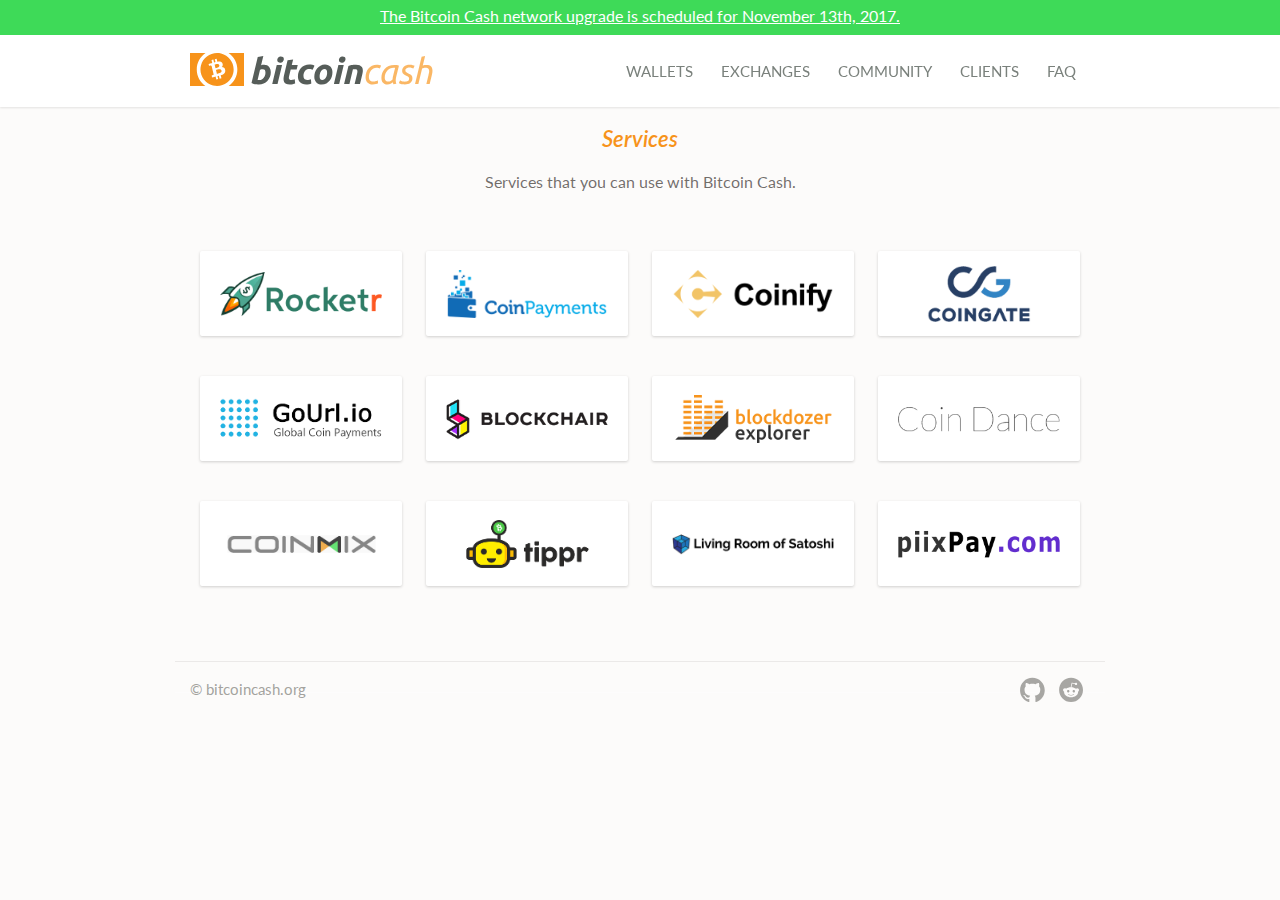
<file: services/index.html>
<!DOCTYPE html>
 <html><head><meta charset="utf-8"/><meta http-equiv="x-ua-compatible" content="ie=edge"/><meta name="viewport" content="width=device-width, initial-scale=1, shrink-to-fit=no"/><link rel="preload" href="/component---src-layouts-index-js-f1b4e95ae78144b74a7f.js" as="script"/><link rel="preload" href="/component---src-templates-info-js-456c077464030086524b.js" as="script"/><link rel="preload" href="/path---services-eb6c0a51d577ce4ad221.js" as="script"/><link rel="preload" href="/app-acb2a2330e5158d832f8.js" as="script"/><link rel="preload" href="/commons-fbc9633fc2915bf12a96.js" as="script"/><script id="webpack-manifest">
            //<![CDATA[
            window.webpackManifest = {"231608221292675":"app-acb2a2330e5158d832f8.js","192376757782131":"component---src-templates-info-js-456c077464030086524b.js","162898551421021":"component---src-pages-404-js-4503918ea3a16cfcdb75.js","35783957827783":"component---src-pages-index-js-e72ae71e5cd99b4c4e32.js","60335399758886":"path----131f9aef94525eeb6ecd.js","89964437801898":"path---exchanges-aedddb7d2831cb4c5e86.js","84887730282209":"path---faq-65c5b6e42cca383a7978.js","80240100688149":"path---clients-959b3fa8e5e3911490f8.js","97786326051841":"path---projects-44917730f01d3f184af6.js","152129398714684":"path---wallets-15496360a031353c4d8b.js","257431895517821":"path---services-eb6c0a51d577ce4ad221.js","254022195166212":"path---404-a0e39f21c11f6a62c5ab.js","142629428675168":"path---index-a0e39f21c11f6a62c5ab.js","178698757827068":"path---404-html-a0e39f21c11f6a62c5ab.js","114276838955818":"component---src-layouts-index-js-f1b4e95ae78144b74a7f.js","219263751331854":"component---src-layouts-landing-page-js-d3e55fa6e1a7f02f0cac.js"}
            //]]>
            </script><title data-react-helmet="true">Bitcoin Cash - Peer-to-Peer Electronic Cash</title><meta data-react-helmet="true" name="description" content="Bitcoin Cash brings sound money to the world. Merchants and users are empowered with low fees and reliable confirmations. The future shines brightly with unrestricted growth, global adoption, permissionless innovation, and decentralized development."/><meta data-react-helmet="true" name="og:title" content="Bitcoin Cash - Peer-to-Peer Electronic Cash"/><meta data-react-helmet="true" name="og:description" content="Bitcoin Cash brings sound money to the world. Merchants and users are empowered with low fees and reliable confirmations. The future shines brightly with unrestricted growth, global adoption, permissionless innovation, and decentralized development."/><meta data-react-helmet="true" name="og:image" content="/static/images/bitcoin-cash-logotype.png"/><meta data-react-helmet="true" name="viewport" content="width=device-width, initial-scale=1.0, maximum-scale=1.0, user-scalable=no"/><style id="__jsx-style-2941405734">a[data-jsx="2941405734"]{background-color:#3eda58;margin-top:-7px;display:block;padding:10px;padding-top:13px;color:white;text-align:center;text-decoration:none;font-weight:400}a[data-jsx="2941405734"]:hover{text-decoration:underline}
/*# sourceMappingURL=[data-uri] */
/*@ sourceURL=src/components/layout/Header/index.js */</style><style id="__jsx-style-3076129719">.content[data-jsx="3076129719"]{max-width:900px;padding:15px;margin:0 auto}
/*# sourceMappingURL=[data-uri] */
/*@ sourceURL=src/components/layout/Content.js */</style><style id="__jsx-style-1866970668">header[data-jsx="1866970668"]{position:fixed;top:0;left:0;right:0;z-index:10;-webkit-transition:background-color 0.3s;transition:background-color 0.3s}header[data-solid="true"][data-jsx="1866970668"]{background-color:white;box-shadow:0 1px 2px 0 rgba(0,0,0,0.10)}header[data-solid="true"][data-jsx="1866970668"] #logomark,header[data-solid="true"][data-jsx="1866970668"] #cash{-webkit-fill:#f7931a;fill:#f7931a;-webkit-fill-opacity:1;fill-opacity:1}header[data-solid="true"][data-jsx="1866970668"] #bitcoin{-webkit-fill:#565d59;fill:#565d59}header[data-solid="true"][data-jsx="1866970668"] nav[data-jsx="1866970668"] a,header[data-solid="true"][data-jsx="1866970668"] nav[data-jsx="1866970668"] span{color:#7A817C}header[data-solid="true"][data-jsx="1866970668"] nav[data-jsx="1866970668"] a:hover{color:#4e524f}nav[data-jsx="1866970668"]{-webkit-flex-grow:1;-ms-flex-grow:1;flex-grow:1;text-align:right}nav[data-jsx="1866970668"] a,nav[data-jsx="1866970668"] span{display:inline-block;padding:6px 8px;font-size:15px;color:rgba(255,255,255,0.85);margin:0 6px;text-transform:uppercase;text-decoration:none;cursor:pointer}nav[data-jsx="1866970668"] a:hover,nav[data-jsx="1866970668"] span:hover{color:white}.dropdown[data-jsx="1866970668"]{position:relative}.dropdown[data-jsx="1866970668"]:hover .box[data-jsx="1866970668"]{display:block}nav[data-jsx="1866970668"] .dropdown:hover{background-color:rgba(0,0,0,0.1);border-top-left-radius:5px;border-top-right-radius:5px}header[data-solid="true"][data-jsx="1866970668"] nav[data-jsx="1866970668"] .dropdown:hover{background-color:#56ac6f;color:white}.box[data-jsx="1866970668"]{position:absolute;border:1px solid #95ab9b;border-radius:3px;border-top-left-radius:0;padding:5px 0;top:100%;left:0;min-width:120%;text-align:left;background-color:white;display:none}.box[data-jsx="1866970668"] a{font-size:14px}.box[data-jsx="1866970668"] .dropdown{display:block;margin:0;border-radius:0 !important}header[data-solid="false"][data-jsx="1866970668"] .box[data-jsx="1866970668"] a{color:#737d76}.menu-button[data-jsx="1866970668"]{margin-right:10px;display:none}@media (max-width:800px){.menu-button[data-jsx="1866970668"]{display:block}nav[data-jsx="1866970668"]{position:absolute;top:69px;background-color:white;left:0;right:0;text-align:center;border-top:1px solid #00000026;box-shadow:0px 2px 2px rgba(0,0,0,0.08);display:none}nav[data-show="true"][data-jsx="1866970668"]{display:block}nav[data-jsx="1866970668"] a,nav[data-jsx="1866970668"] span{display:block;color:#566156;padding:18px 0}.dropdown[data-jsx="1866970668"]{padding-bottom:0;line-height:45px;padding-top:2px}.box[data-jsx="1866970668"]{position:relative;min-width:0}.box[data-jsx="1866970668"] .dropdown{text-align:center;padding:5px}}
/*# sourceMappingURL=[data-uri] */
/*@ sourceURL=src/components/layout/Header/index.js */</style><style id="__jsx-style-1115894064">.container[data-jsx="1115894064"]{padding-top:110px;text-align:center}h2[data-jsx="1115894064"]{font-weight:600;text-align:center;font-size:22px;font-style:italic;color:#F7931A}p[data-jsx="1115894064"]{font-size:16px;color:rgba(43,36,28,0.66);margin:20px 0}.content[data-jsx="1115894064"]{margin:40px 0}.content[data-card="true"][data-jsx="1115894064"]{background-color:white;padding:30px;box-shadow:0px 1px 3px rgba(0,0,0,0.22);border-radius:2px;text-align:left}.content[data-jsx="1115894064"] ul{text-align:left}.content[data-jsx="1115894064"] li{display:inline-block;width:calc(25% - 23px);margin:20px 10px;vertical-align:middle;text-align:center;-webkit-transition:-webkit-transform 0.1s;-webkit-transition:transform 0.1s;transition:transform 0.1s;position:relative}.content[data-jsx="1115894064"] li::after{content:"";position:absolute;left:0;right:0;bottom:0;height:0px;background-color:#f29d38;-webkit-transition:height 0.1s;transition:height 0.1s}.content[data-jsx="1115894064"] li:hover::after{height:4px}.content[data-jsx="1115894064"] li a{background:#FFFFFF;box-shadow:0 1px 3px 0 rgba(0,0,0,0.18);border-radius:2px;width:100%;height:85px;display:block;vertical-align:middle}.content[data-jsx="1115894064"] li img{position:relative;top:50%;-webkit-transform:translateY(-50%) scale(0.8);-ms-transform:translateY(-50%) scale(0.8);transform:translateY(-50%) scale(0.8);max-width:100%}.content[data-jsx="1115894064"] h3{color:rgb(131,146,135);margin:20px 0;font-size:20px;margin-top:30px;color:#2c38328a;font-weight:400;border-top:1px solid #00000021;padding-top:40px}.content[data-jsx="1115894064"] h3:first-child{margin-top:0;border-top:none;padding-top:0}.content[data-jsx="1115894064"] p{line-height:33px;font-weight:400;color:rgba(0,0,0,0.7)}@media (max-width:800px){.content[data-jsx="1115894064"] li{width:calc(33% - 21px)}}@media (max-width:600px){.content[data-jsx="1115894064"] li{width:calc(50% - 16px);margin:10px 7px}}
/*# sourceMappingURL=[data-uri] */
/*@ sourceURL=src/templates/info.js */</style><style id="__jsx-style-2073796484">footer[data-jsx="2073796484"]{padding-bottom:40px}p[data-jsx="2073796484"]{font-size:15px;color:rgba(147,146,142,0.86);float:left;margin-top:3px}.social[data-jsx="2073796484"]{float:right}a[data-jsx="2073796484"]{margin:0 7px}
/*# sourceMappingURL=[data-uri] */
/*@ sourceURL=src/components/layout/Footer/index.js */</style><link href="https://fonts.googleapis.com/css?family=Lato|Lato:700" rel="stylesheet"/><script>
  !function(e,t,r){function n(){for(;d[0]&&"loaded"==d[0][f];)c=d.shift(),c[o]=!i.parentNode.insertBefore(c,i)}for(var s,a,c,d=[],i=e.scripts[0],o="onreadystatechange",f="readyState";s=r.shift();)a=e.createElement(t),"async"in i?(a.async=!1,e.head.appendChild(a)):i[f]?(d.push(a),a[o]=n):e.write("<"+t+' src="'+s+'" defer></'+t+">"),a.src=s}(document,"script",[
  "/commons-fbc9633fc2915bf12a96.js","/app-acb2a2330e5158d832f8.js","/path---services-eb6c0a51d577ce4ad221.js","/component---src-templates-info-js-456c077464030086524b.js","/component---src-layouts-index-js-f1b4e95ae78144b74a7f.js"
])
  </script><style id="gatsby-inlined-css">*{margin:0;padding:0}body{font-family:Lato,Helvetica Neue,Helvetica,Arial,sans-serif;background-color:#fcfbfa}button{border:none;background:none;cursor:pointer}button:focus{outline:none}ol,ul{list-style-type:none;padding:0}p a{color:#f7931a;text-decoration:none}</style></head><body><div id="___gatsby"><div data-reactroot="" data-reactid="1" data-react-checksum="-1057066423"><!-- react-empty: 2 --><header data-solid="true" data-jsx="1866970668" data-reactid="3"><a href="https://www.bitcoinabc.org/november" target="_blank" data-jsx="2941405734" data-reactid="4"><!-- react-text: 5 -->The Bitcoin Cash network upgrade is scheduled for November 13th, 2017.<!-- /react-text --><!-- react-empty: 6 --></a><div class="content" style="display:flex;align-items:center;position:relative;padding-top:18px;padding-bottom:18px;" data-jsx="3076129719" data-reactid="7"><a style="flex-grow:1;" href="/" data-reactid="8"><svg width="243px" height="33px" viewBox="0 0 243 33" version="1.1" data-reactid="9"><title data-reactid="10">logotype</title><desc data-reactid="11">Created with Sketch.</desc><defs data-reactid="12"></defs><g id="Page-1" stroke="none" stroke-width="1" fill="none" fill-rule="evenodd" data-reactid="13"><g id="Landing-page" transform="translate(-94.000000, -100.000000)" fill="#FFFFFF" data-reactid="14"><g id="header" transform="translate(94.000000, 93.000000)" data-reactid="15"><g id="logotype" transform="translate(0.000000, 7.000000)" data-reactid="16"><path d="M74.084,11.668 C75.2360058,11.668 76.2319958,11.871998 77.072,12.28 C77.9120042,12.688002 78.6079972,13.2399965 79.16,13.936 C79.7120028,14.6320035 80.1199987,15.4479953 80.384,16.384 C80.6480013,17.3200047 80.78,18.3279946 80.78,19.408 C80.78,21.0640083 80.4740031,22.6299926 79.862,24.106 C79.2499969,25.5820074 78.4160053,26.8659945 77.36,27.958 C76.3039947,29.0500055 75.0560072,29.9139968 73.616,30.55 C72.1759928,31.1860032 70.6160084,31.504 68.936,31.504 C68.7199989,31.504 68.3420027,31.4980001 67.802,31.486 C67.2619973,31.4739999 66.6440035,31.4200005 65.948,31.324 C65.2519965,31.2279995 64.5140039,31.084001 63.734,30.892 C62.9539961,30.699999 62.2160035,30.4360017 61.52,30.1 L67.748,3.928 L73.328,3.064 L71.096,12.352 C71.5760024,12.1359989 72.0559976,11.9680006 72.536,11.848 C73.0160024,11.7279994 73.5319972,11.668 74.084,11.668 Z M69.404,27.076 C70.2440042,27.076 71.0359963,26.872002 71.78,26.464 C72.5240037,26.055998 73.1659973,25.5100034 73.706,24.826 C74.2460027,24.1419966 74.6719984,23.3680043 74.984,22.504 C75.2960016,21.6399957 75.452,20.7400047 75.452,19.804 C75.452,18.6519942 75.2600019,17.7520032 74.876,17.104 C74.4919981,16.4559968 73.7840052,16.132 72.752,16.132 C72.4159983,16.132 71.9780027,16.1919994 71.438,16.312 C70.8979973,16.4320006 70.4120022,16.6839981 69.98,17.068 L67.604,26.932 C67.7480007,26.9560001 67.8739995,26.9799999 67.982,27.004 C68.0900005,27.0280001 68.2039994,27.0459999 68.324,27.058 C68.4440006,27.0700001 68.5879992,27.076 68.756,27.076 L69.404,27.076 Z M87.548,31 L82.22,31 L86.72,12.064 L92.084,12.064 L87.548,31 Z M90.14,9.76 C89.3959963,9.76 88.724003,9.53800222 88.124,9.094 C87.523997,8.64999778 87.224,7.97200456 87.224,7.06 C87.224,6.55599748 87.325999,6.08200222 87.53,5.638 C87.734001,5.19399778 88.0039983,4.81000162 88.34,4.486 C88.6760017,4.16199838 89.0659978,3.90400096 89.51,3.712 C89.9540022,3.51999904 90.4279975,3.424 90.932,3.424 C91.6760037,3.424 92.347997,3.64599778 92.948,4.09 C93.548003,4.53400222 93.848,5.21199544 93.848,6.124 C93.848,6.62800252 93.746001,7.10199778 93.542,7.546 C93.337999,7.99000222 93.0680017,8.37399838 92.732,8.698 C92.3959983,9.02200162 92.0060022,9.27999904 91.562,9.472 C91.1179978,9.66400096 90.6440025,9.76 90.14,9.76 Z M97.556,7.348 L103.136,6.484 L101.768,12.064 L107.744,12.064 L106.664,16.456 L100.724,16.456 L99.14,23.08 C98.9959993,23.6320028 98.9060002,24.1479976 98.87,24.628 C98.8339998,25.1080024 98.8939992,25.5219983 99.05,25.87 C99.2060008,26.2180017 99.4759981,26.487999 99.86,26.68 C100.244002,26.872001 100.771997,26.968 101.444,26.968 C102.020003,26.968 102.577997,26.9140005 103.118,26.806 C103.658003,26.6979995 104.203997,26.548001 104.756,26.356 L105.152,30.46 C104.431996,30.7240013 103.652004,30.951999 102.812,31.144 C101.971996,31.336001 100.976006,31.432 99.824,31.432 C98.1679917,31.432 96.8840046,31.1860025 95.972,30.694 C95.0599954,30.2019975 94.4120019,29.5300043 94.028,28.678 C93.6439981,27.8259957 93.4759998,26.8480055 93.524,25.744 C93.5720002,24.6399945 93.7399986,23.4760061 94.028,22.252 L97.556,7.348 Z M107.924,23.44 C107.924,21.8079918 108.187997,20.2720072 108.716,18.832 C109.244003,17.3919928 109.999995,16.1320054 110.984,15.052 C111.968005,13.9719946 113.161993,13.1200031 114.566,12.496 C115.970007,11.8719969 117.535991,11.56 119.264,11.56 C120.344005,11.56 121.309996,11.661999 122.162,11.866 C123.014004,12.070001 123.787997,12.3399983 124.484,12.676 L122.648,16.852 C122.167998,16.659999 121.670003,16.4860008 121.154,16.33 C120.637997,16.1739992 120.008004,16.096 119.264,16.096 C117.463991,16.096 116.048005,16.7019939 115.016,17.914 C113.983995,19.1260061 113.468,20.7759896 113.468,22.864 C113.468,24.0880061 113.731997,25.0779962 114.26,25.834 C114.788003,26.5900038 115.759993,26.968 117.176,26.968 C117.872003,26.968 118.543997,26.8960007 119.192,26.752 C119.840003,26.6079993 120.415997,26.4280011 120.92,26.212 L121.316,30.496 C120.643997,30.7600013 119.906004,30.993999 119.102,31.198 C118.297996,31.402001 117.320006,31.504 116.168,31.504 C114.679993,31.504 113.420005,31.2880022 112.388,30.856 C111.355995,30.4239978 110.504003,29.8420037 109.832,29.11 C109.159997,28.3779963 108.674002,27.5200049 108.374,26.536 C108.073999,25.5519951 107.924,24.5200054 107.924,23.44 Z M131.792,31.504 C130.519994,31.504 129.416005,31.3120019 128.48,30.928 C127.543995,30.5439981 126.770003,30.0040035 126.158,29.308 C125.545997,28.6119965 125.084002,27.7900047 124.772,26.842 C124.459998,25.8939953 124.304,24.8440058 124.304,23.692 C124.304,22.2519928 124.537998,20.8120072 125.006,19.372 C125.474002,17.9319928 126.163995,16.6360058 127.076,15.484 C127.988005,14.3319942 129.103993,13.3900037 130.424,12.658 C131.744007,11.9259963 133.255991,11.56 134.96,11.56 C136.208006,11.56 137.305995,11.7519981 138.254,12.136 C139.202005,12.5200019 139.981997,13.0599965 140.594,13.756 C141.206003,14.4520035 141.667998,15.2739953 141.98,16.222 C142.292002,17.1700047 142.448,18.2199942 142.448,19.372 C142.448,20.8120072 142.220002,22.2519928 141.764,23.692 C141.307998,25.1320072 140.636004,26.4279942 139.748,27.58 C138.859996,28.7320058 137.750007,29.6739963 136.418,30.406 C135.085993,31.1380037 133.544009,31.504 131.792,31.504 Z M134.456,16.096 C133.663996,16.096 132.968003,16.3239977 132.368,16.78 C131.767997,17.2360023 131.264002,17.8119965 130.856,18.508 C130.447998,19.2040035 130.142001,19.9659959 129.938,20.794 C129.733999,21.6220041 129.632,22.4079963 129.632,23.152 C129.632,24.3760061 129.823998,25.3179967 130.208,25.978 C130.592002,26.6380033 131.287995,26.968 132.296,26.968 C133.088004,26.968 133.783997,26.7400023 134.384,26.284 C134.984003,25.8279977 135.487998,25.2520035 135.896,24.556 C136.304002,23.8599965 136.609999,23.0980041 136.814,22.27 C137.018001,21.4419959 137.12,20.6560037 137.12,19.912 C137.12,18.6879939 136.928002,17.7460033 136.544,17.086 C136.159998,16.4259967 135.464005,16.096 134.456,16.096 Z M149.216,31 L143.888,31 L148.388,12.064 L153.752,12.064 L149.216,31 Z M151.808,9.76 C151.063996,9.76 150.392003,9.53800222 149.792,9.094 C149.191997,8.64999778 148.892,7.97200456 148.892,7.06 C148.892,6.55599748 148.993999,6.08200222 149.198,5.638 C149.402001,5.19399778 149.671998,4.81000162 150.008,4.486 C150.344002,4.16199838 150.733998,3.90400096 151.178,3.712 C151.622002,3.51999904 152.095997,3.424 152.6,3.424 C153.344004,3.424 154.015997,3.64599778 154.616,4.09 C155.216003,4.53400222 155.516,5.21199544 155.516,6.124 C155.516,6.62800252 155.414001,7.10199778 155.21,7.546 C155.005999,7.99000222 154.736002,8.37399838 154.4,8.698 C154.063998,9.02200162 153.674002,9.27999904 153.23,9.472 C152.785998,9.66400096 152.312003,9.76 151.808,9.76 Z M158.432,12.928 C158.840002,12.8079994 159.289998,12.6700008 159.782,12.514 C160.274002,12.3579992 160.825997,12.2140007 161.438,12.082 C162.050003,11.9499993 162.733996,11.8420004 163.49,11.758 C164.246004,11.6739996 165.103995,11.632 166.064,11.632 C168.896014,11.632 170.839995,12.4479918 171.896,14.08 C172.952005,15.7120082 173.132003,17.9439858 172.436,20.776 L169.988,31 L164.624,31 L167,20.992 C167.144001,20.3679969 167.258,19.7620029 167.342,19.174 C167.426,18.5859971 167.42,18.0700022 167.324,17.626 C167.228,17.1819978 167.006002,16.8220014 166.658,16.546 C166.309998,16.2699986 165.776004,16.132 165.056,16.132 C164.359997,16.132 163.652004,16.2039993 162.932,16.348 L159.44,31 L154.076,31 L158.432,12.928 Z" id="bitcoin" data-reactid="17"></path><path d="M175.568,24.304 C175.568,22.6719918 175.813998,21.1000076 176.306,19.588 C176.798002,18.0759924 177.523995,16.7440058 178.484,15.592 C179.444005,14.4399942 180.619993,13.5220034 182.012,12.838 C183.404007,12.1539966 184.999991,11.812 186.8,11.812 C187.592004,11.812 188.347996,11.8659995 189.068,11.974 C189.788004,12.0820005 190.471997,12.2919984 191.12,12.604 L189.86,15.412 C189.475998,15.1959989 189.026003,15.0280006 188.51,14.908 C187.993997,14.7879994 187.328004,14.728 186.512,14.728 C185.335994,14.728 184.280005,14.9859974 183.344,15.502 C182.407995,16.0180026 181.610003,16.7019957 180.95,17.554 C180.289997,18.4060043 179.786002,19.3899944 179.438,20.506 C179.089998,21.6220056 178.916,22.779994 178.916,23.98 C178.916,24.6040031 178.981999,25.1919972 179.114,25.744 C179.246001,26.2960028 179.479998,26.7819979 179.816,27.202 C180.152002,27.6220021 180.601997,27.9519988 181.166,28.192 C181.730003,28.4320012 182.443996,28.552 183.308,28.552 C183.740002,28.552 184.195998,28.5100004 184.676,28.426 C185.156002,28.3419996 185.599998,28.2400006 186.008,28.12 C186.416002,27.9999994 186.781998,27.8740007 187.106,27.742 C187.430002,27.6099993 187.663999,27.4840006 187.808,27.364 L188.096,30.208 C187.639998,30.4960014 186.932005,30.7779986 185.972,31.054 C185.011995,31.3300014 183.920006,31.468 182.696,31.468 C181.543994,31.468 180.524004,31.2940017 179.636,30.946 C178.747996,30.5979983 178.004003,30.1060032 177.404,29.47 C176.803997,28.8339968 176.348002,28.0780044 176.036,27.202 C175.723998,26.3259956 175.568,25.3600053 175.568,24.304 Z M203.432,31.216 C203.311999,30.9519987 203.192001,30.6580016 203.072,30.334 C202.951999,30.0099984 202.856,29.6680018 202.784,29.308 C202.255997,29.7880024 201.548004,30.2679976 200.66,30.748 C199.771996,31.2280024 198.680006,31.468 197.384,31.468 C196.327995,31.468 195.422004,31.3000017 194.666,30.964 C193.909996,30.6279983 193.292002,30.160003 192.812,29.56 C192.331998,28.959997 191.978001,28.2520041 191.75,27.436 C191.521999,26.6199959 191.408,25.7200049 191.408,24.736 C191.408,23.127992 191.677997,21.5560077 192.218,20.02 C192.758003,18.4839923 193.567995,17.116006 194.648,15.916 C195.728005,14.715994 197.083992,13.7440037 198.716,13 C200.348008,12.2559963 202.255989,11.884 204.44,11.884 C205.088003,11.884 205.843996,11.9559993 206.708,12.1 C207.572004,12.2440007 208.315997,12.4839983 208.94,12.82 L206.168,24.124 C206.047999,24.6760028 205.946,25.2039975 205.862,25.708 C205.778,26.2120025 205.736,26.7399972 205.736,27.292 C205.736,27.8440028 205.784,28.4019972 205.88,28.966 C205.976,29.5300028 206.143999,30.1359968 206.384,30.784 L203.432,31.216 Z M198.068,28.624 C199.076005,28.624 199.939996,28.4080022 200.66,27.976 C201.380004,27.5439978 202.003997,27.0400029 202.532,26.464 C202.556,26.055998 202.598,25.6300022 202.658,25.186 C202.718,24.7419978 202.796,24.2920023 202.892,23.836 L205.052,14.908 C204.931999,14.8599998 204.734001,14.8240001 204.458,14.8 C204.181999,14.7759999 203.936001,14.764 203.72,14.764 C202.351993,14.764 201.116006,15.0279974 200.012,15.556 C198.907994,16.0840026 197.966004,16.7859956 197.186,17.662 C196.405996,18.5380044 195.806002,19.5579942 195.386,20.722 C194.965998,21.8860058 194.756,23.1039936 194.756,24.376 C194.756,24.8800025 194.804,25.3899974 194.9,25.906 C194.996,26.4220026 195.169999,26.877998 195.422,27.274 C195.674001,27.670002 196.009998,27.9939987 196.43,28.246 C196.850002,28.4980013 197.395997,28.624 198.068,28.624 Z M214.88,28.66 C215.384003,28.66 215.893997,28.6120005 216.41,28.516 C216.926003,28.4199995 217.381998,28.2640011 217.778,28.048 C218.174002,27.8319989 218.497999,27.5380019 218.75,27.166 C219.002001,26.7939981 219.128,26.3320028 219.128,25.78 C219.128,25.4199982 219.068001,25.1020014 218.948,24.826 C218.827999,24.5499986 218.636001,24.2920012 218.372,24.052 C218.107999,23.8119988 217.778002,23.5780011 217.382,23.35 C216.985998,23.1219989 216.512003,22.8640014 215.96,22.576 C215.407997,22.3119987 214.904002,22.0480013 214.448,21.784 C213.991998,21.5199987 213.590002,21.2080018 213.242,20.848 C212.893998,20.4879982 212.624001,20.0620025 212.432,19.57 C212.239999,19.0779975 212.144,18.4840035 212.144,17.788 C212.144,15.987991 212.791994,14.5420055 214.088,13.45 C215.384006,12.3579945 217.267988,11.812 219.74,11.812 C220.892006,11.812 221.905996,11.9259989 222.782,12.154 C223.658004,12.3820011 224.263998,12.591999 224.6,12.784 L223.34,15.52 C223.003998,15.327999 222.464004,15.1240011 221.72,14.908 C220.975996,14.6919989 220.148005,14.584 219.236,14.584 C218.779998,14.584 218.324002,14.6319995 217.868,14.728 C217.411998,14.8240005 216.998002,14.9859989 216.626,15.214 C216.253998,15.4420011 215.954001,15.7419981 215.726,16.114 C215.497999,16.4860019 215.384,16.9359974 215.384,17.464 C215.384,18.1120032 215.635997,18.6459979 216.14,19.066 C216.644003,19.4860021 217.399995,19.9239977 218.408,20.38 C219.032003,20.6680014 219.589998,20.9619985 220.082,21.262 C220.574002,21.5620015 220.993998,21.8979981 221.342,22.27 C221.690002,22.6420019 221.953999,23.0799975 222.134,23.584 C222.314001,24.0880025 222.404,24.6879965 222.404,25.384 C222.404,26.392005 222.212002,27.2799962 221.828,28.048 C221.443998,28.8160038 220.910003,29.4519975 220.226,29.956 C219.541997,30.4600025 218.732005,30.8379987 217.796,31.09 C216.859995,31.3420013 215.840006,31.468 214.736,31.468 C213.919996,31.468 213.182003,31.4140005 212.522,31.306 C211.861997,31.1979995 211.286002,31.0720007 210.794,30.928 C210.301998,30.7839993 209.894002,30.6340008 209.57,30.478 C209.245998,30.3219992 209.000001,30.1960005 208.832,30.1 L210.128,27.364 C210.296001,27.4600005 210.529998,27.5799993 210.83,27.724 C211.130001,27.8680007 211.489998,28.0119993 211.91,28.156 C212.330002,28.3000007 212.791997,28.4199995 213.296,28.516 C213.800003,28.6120005 214.327997,28.66 214.88,28.66 Z M225.032,31 L231.62,3.64 L235.112,3.064 L232.808,12.532 C233.360003,12.339999 233.941997,12.1840006 234.554,12.064 C235.166003,11.9439994 235.783997,11.884 236.408,11.884 C237.488005,11.884 238.417996,12.0339985 239.198,12.334 C239.978004,12.6340015 240.607998,13.0419974 241.088,13.558 C241.568002,14.0740026 241.921999,14.6979963 242.15,15.43 C242.378001,16.1620037 242.492,16.9599957 242.492,17.824 C242.492,18.8800053 242.324002,20.0799933 241.988,21.424 L239.684,31 L236.336,31 L238.46,22.144 C238.628001,21.4719966 238.789999,20.7880035 238.946,20.092 C239.102001,19.3959965 239.18,18.7360031 239.18,18.112 C239.18,17.1519952 238.916003,16.3540032 238.388,15.718 C237.859997,15.0819968 236.876007,14.764 235.436,14.764 C234.859997,14.764 234.266003,14.8179995 233.654,14.926 C233.041997,15.0340005 232.532002,15.183999 232.124,15.376 L228.38,31 L225.032,31 Z" id="cash" opacity="0.669723732" data-reactid="18"></path><g id="logomark" fill-rule="nonzero" data-reactid="19"><path d="M15.5301299,-6.13464834e-12 C10.2332931,3.62753361 6.76280835,9.68753569 6.76280835,16.5507692 C6.76280835,23.3503613 10.1692292,29.3615493 15.3832527,33 L0,33 L0,0 L15.5301299,0 Z M38.5723368,0 L54,0 L54,33 L38.7192141,33 C43.9332376,29.3615493 47.3396584,23.3503613 47.3396584,16.5507692 C47.3396584,9.68753569 43.8691737,3.62753361 38.5723368,-6.13464834e-12 Z M43.1539935,20.4285014 C40.9366705,29.2405733 31.9288608,34.6034821 23.0341481,32.40599 C14.1430668,30.2090119 8.73049535,21.2833387 10.9488559,12.4717808 C13.1651413,3.6586808 22.172951,-1.70474208 31.0650698,0.492236012 C39.9592638,2.6892141 45.3713165,11.6159154 43.1539935,20.4285014 L43.1539935,20.4285014 Z M32.5102106,10.6235988 C31.7751715,8.53726877 29.7381179,8.28872828 27.3392641,8.67586559 L26.6069965,5.70959611 L24.7877126,6.16788173 L25.5007316,9.05595755 C25.0224701,9.17644764 24.535892,9.30892275 24.0525445,9.4408436 L23.3351835,6.53355112 L21.5168158,6.99134963 L22.248143,9.95695558 C21.8562189,10.0641182 21.4711899,10.168778 21.0940681,10.2639977 L21.0915596,10.2548597 L18.5820428,10.8858391 L19.0585303,12.8141066 C19.0585303,12.8141066 20.3957645,12.4504005 20.3794935,12.4805773 C21.1164748,12.2952441 21.4611228,12.6594328 21.6213258,13.0082484 L22.4556256,16.3874241 C22.506545,16.3748939 22.5734011,16.3602894 22.6510351,16.3515895 C22.5904478,16.3669332 22.5254725,16.3828647 22.458906,16.400224 L23.6269935,21.1342918 C23.6514677,21.3726013 23.6057269,21.7739061 23.0910842,21.9044322 C23.1194153,21.9190383 21.7684815,22.237088 21.7684815,22.237088 L21.9392624,24.4843974 L24.3068461,23.8881617 C24.747569,23.7777412 25.1829164,23.6759966 25.6091738,23.5715222 L26.3504866,26.5713789 L28.1679381,26.1140675 L27.435164,23.1457403 C27.9366924,23.0303319 28.4205719,22.9126723 28.8919139,22.7935343 L29.6204673,25.7483981 L31.4397511,25.2901125 L30.7010911,22.2952448 C33.7167677,21.3509214 35.6687811,20.0471506 35.2309772,17.1296752 C34.8790206,14.7803165 33.5382392,14.0300825 31.6998359,14.0534835 C32.6230732,13.2548357 33.0507145,12.1495707 32.5102106,10.6235988 L32.5102106,10.6235988 Z M31.5602458,17.6834272 C32.1146683,19.9251328 28.1835974,20.6440992 26.9508753,20.9557258 L25.9701603,16.980716 C27.2036058,16.6704501 30.9831731,15.3449747 31.5602458,17.6834272 Z M29.3055006,12.292748 C29.8084254,14.3326199 26.5237098,14.9068768 25.4966905,15.1655605 L24.6069121,11.5604883 C25.6339315,11.3018045 28.7801196,10.1653344 29.3055006,12.292748 Z" id="Combined-Shape" data-reactid="20"></path></g></g></g></g></g></svg></a><button class="menu-button" data-jsx="1866970668" data-reactid="21"><svg width="29px" height="23px" viewBox="0 0 29 23" version="1.1" data-reactid="22"><title data-reactid="23">menu</title><desc data-reactid="24">Created with Sketch.</desc><defs data-reactid="25"></defs><g id="Page-1" stroke="none" stroke-width="1" fill="none" fill-rule="evenodd" data-reactid="26"><g id="Generic-page" transform="translate(-339.000000, -109.000000)" fill="#56AC6F" data-reactid="27"><g id="header" transform="translate(0.000000, 75.000000)" data-reactid="28"><path d="M341.5,34 L365.5,34 C366.880712,34 368,35.1192881 368,36.5 L368,36.5 C368,37.8807119 366.880712,39 365.5,39 L341.5,39 C340.119288,39 339,37.8807119 339,36.5 L339,36.5 L339,36.5 C339,35.1192881 340.119288,34 341.5,34 L341.5,34 Z M341.5,43 L365.5,43 C366.880712,43 368,44.1192881 368,45.5 C368,46.8807119 366.880712,48 365.5,48 L341.5,48 C340.119288,48 339,46.8807119 339,45.5 C339,44.1192881 340.119288,43 341.5,43 L341.5,43 Z M341.5,52 L365.5,52 C366.880712,52 368,53.1192881 368,54.5 C368,55.8807119 366.880712,57 365.5,57 L341.5,57 C340.119288,57 339,55.8807119 339,54.5 C339,53.1192881 340.119288,52 341.5,52 L341.5,52 Z" id="menu" data-reactid="29"></path></g></g></g></svg></button><nav data-show="false" data-jsx="1866970668" data-reactid="30"><a href="/wallets" data-reactid="31">Wallets</a><a href="/exchanges" data-reactid="32">Exchanges</a><span class="dropdown" data-jsx="1866970668" data-reactid="33"><!-- react-text: 34 -->Community<!-- /react-text --><div class="box" data-jsx="1866970668" data-reactid="35"><a class="dropdown" href="/services" data-reactid="36">Services</a><a class="dropdown" href="/projects" data-reactid="37">Projects</a></div></span><a href="/clients" data-reactid="38">Clients</a><a href="/faq" data-reactid="39">FAQ</a></nav><!-- react-empty: 40 --></div><!-- react-empty: 41 --></header><div class="container" data-jsx="1115894064" data-reactid="42"><div class="content" data-jsx="3076129719" data-reactid="43"><h2 data-jsx="1115894064" data-reactid="44">Services</h2><p data-jsx="1115894064" data-reactid="45">Services that you can use with Bitcoin Cash.</p><div class="content" data-card="false" data-jsx="1115894064" data-reactid="46"><ul>
<li><a href="https://rocketr.net/"><img src="/images/services/rocketr.png" alt="Rocketr"></a></li>
<li><a href="https://www.coinpayments.net/"><img src="/images/services/coinpayments.png" alt="CoinPayments"></a></li>
<li><a href="https://news.coinify.com/coinify-merchants-accept-bitcoin-cash/"><img src="/images/services/coinify.png" alt="Coinify"></a></li>
<li><a href="https://coingate.com/"><img src="/images/services/coingate.png" alt="CoinGate"></a></li>
<li><a href="https://gourl.io/"><img src="/images/services/gourl.png" alt="GoUrl"></a></li>
<li><a href="https://blockchair.com/"><img src="/images/services/blockchair.png" alt="BlockChair"></a></li>
<li><a href="http://blockdozer.com/insight/"><img src="/images/services/blockdozer.png" alt="Blockdozer Explorer"></a></li>
<li><a href="https://cash.coin.dance/"><img src="/images/services/coindance.png" alt="CoinDance"></a></li>
<li><a href="https://coinmix.to/"><img src="/images/services/coinmix.png" alt="CoinMix"></a></li>
<li><a href="https://tippr.rocketr.net/"><img src="/images/services/tippr.png" alt="Tippr"></a></li>
<li><a href="https://www.livingroomofsatoshi.com/?sc=bch"><img src="/images/services/livingroomofsatoshi.png" alt="Living Room of Satoshi"></a></li>
<li><a href="https://www.piixpay.com/web/"><img src="/images/services/piixpay.png" alt="PiixPay"></a></li>
</ul></div><!-- react-empty: 47 --></div><!-- react-empty: 48 --></div><footer data-jsx="2073796484" data-reactid="49"><div class="content" style="border-top:1px solid rgba(147,146,142,0.16);box-shadow:0 1px 0 0 rgba(255,255,255,0.40);" data-jsx="3076129719" data-reactid="50"><p data-jsx="2073796484" data-reactid="51">© bitcoincash.org</p><div class="social" data-jsx="2073796484" data-reactid="52"><a href="https://github.com/bitcoincashorg/website" target="_blank" data-jsx="2073796484" data-reactid="53"><svg width="25px" height="25px" viewBox="0 0 25 25" version="1.1" data-reactid="54"><title data-reactid="55">github</title><desc data-reactid="56">Created with Sketch.</desc><defs data-reactid="57"></defs><g id="Page-1" stroke="none" stroke-width="1" fill="none" fill-rule="evenodd" opacity="0.799026268" data-reactid="58"><g id="Landing-page" transform="translate(-841.000000, -2767.000000)" fill="#93928E" data-reactid="59"><g id="social" transform="translate(801.000000, 2767.000000)" data-reactid="60"><path d="M40.0508475,13.2090308 C40.0508475,18.6896627 43.5883941,23.3376019 48.4952544,24.9772374 C49.1124826,25.0907985 49.3378237,24.7077478 49.3378237,24.3807266 C49.3378237,24.0854871 49.3265133,23.1074759 49.3204842,22.071909 C45.8869505,22.8213203 45.1611997,20.6093978 45.1611997,20.6093978 C44.5990045,19.1771664 43.7903425,18.7956418 43.7903425,18.7956418 C42.668195,18.0265365 43.8754725,18.0416764 43.8754725,18.0416764 C45.1151861,18.1279615 45.767865,19.3194812 45.767865,19.3194812 C46.8696827,21.2149925 48.6587859,20.6669293 49.3611681,20.3489921 C49.4734046,19.5496071 49.7929433,19.0015439 50.1449423,18.6926907 C47.4039996,18.3793075 44.5206271,17.3149627 44.5206271,12.5625463 C44.5206271,11.2075161 45.0022021,10.10233 45.790486,9.2340526 C45.6646239,8.91914337 45.2395771,7.65722938 45.9125618,5.95022753 C45.9125618,5.95022753 46.9480601,5.61715045 49.308402,7.22197637 C50.2926295,6.94567985 51.3484818,6.80942105 52.398281,6.80486698 C53.4473325,6.80942105 54.5039084,6.94718173 55.4896792,7.22347825 C57.8455355,5.61715045 58.882529,5.95172941 58.882529,5.95172941 C59.5577806,7.66025736 59.1327339,8.92064524 59.0061242,9.2340526 C59.7974226,10.10233 60.2752355,11.2075403 60.2752355,12.5625463 C60.2752355,17.3270746 57.3873291,18.3762553 54.6365953,18.6836067 C55.0812485,19.0681594 55.4746307,19.8221247 55.4746307,20.9788106 C55.4746307,22.6366382 55.4580388,23.9734763 55.4580388,24.3822527 C55.4580388,24.7123018 55.6826082,25.0983563 56.3081324,24.9772374 C61.2112547,23.3345739 64.7457627,18.6866347 64.7457627,13.2090308 C64.7457627,6.35975488 59.2171403,0.806451613 52.3983051,0.806451613 C45.5794698,0.806451613 40.0508475,6.35975488 40.0508475,13.2090308 Z" id="github" data-reactid="61"></path></g></g></g></svg></a><a href="https://www.reddit.com/r/Bitcoincash/" target="_blank" data-jsx="2073796484" data-reactid="62"><svg width="24px" height="25px" viewBox="0 0 24 25" version="1.1" data-reactid="63"><title data-reactid="64">reddit</title><desc data-reactid="65">Created with Sketch.</desc><defs data-reactid="66"></defs><g id="Page-1" stroke="none" stroke-width="1" fill="none" fill-rule="evenodd" opacity="0.799026268" data-reactid="67"><g id="Landing-page" transform="translate(-881.000000, -2767.000000)" fill-rule="nonzero" fill="#93928E" data-reactid="68"><g id="social" transform="translate(801.000000, 2767.000000)" data-reactid="69"><path d="M92.0508475,25 C85.4515127,25 80.1016949,19.5840897 80.1016949,12.9032258 C80.1016949,6.2223619 85.4515127,0.806451613 92.0508475,0.806451613 C98.6501822,0.806451613 104,6.2223619 104,12.9032258 C104,19.5840897 98.6501822,25 92.0508475,25 Z M100.016676,13.0129723 C99.9809971,12.0257366 99.1722703,11.2548396 98.2059608,11.2883568 C97.7778113,11.303592 97.3704747,11.4833664 97.0612557,11.7850217 C95.6995025,10.8343503 94.0998886,10.3133092 92.4556758,10.2767449 L93.2316967,6.45272997 L95.7916736,7.00424128 C95.8630318,7.67763356 96.4517373,8.16515738 97.1088278,8.0920288 C97.7659183,8.01890023 98.2416399,7.41558951 98.1702817,6.74219723 C98.0989234,6.06880496 97.5102179,5.58128114 96.8531275,5.65440971 C96.4755234,5.69402102 96.1365718,5.91950079 95.9492564,6.25467341 L93.0176219,5.65440971 C92.8184135,5.60870436 92.6192051,5.73667936 92.5746062,5.94387698 C92.5746062,5.946924 92.5746062,5.946924 92.5746062,5.94997103 L91.6915479,10.2036163 C90.0265223,10.2310396 88.4060955,10.7551277 87.0265029,11.7118932 C86.3248135,11.0354539 85.2187607,11.0689711 84.558697,11.7911158 C83.8986332,12.5102134 83.9313391,13.6437063 84.6360017,14.3201456 C84.7727717,14.4511676 84.9303545,14.5639075 85.1057768,14.6431301 C85.0938838,14.8229045 85.0938838,15.0026789 85.1057768,15.1824533 C85.1057768,17.9278218 88.2276999,20.1612903 92.0780718,20.1612903 C95.9284436,20.1612903 99.0503667,17.9308689 99.0503667,15.1824533 C99.0622597,15.0026789 99.0622597,14.8229045 99.0503667,14.6431301 C99.6509652,14.3353807 100.028569,13.7015997 100.016676,13.0129723 Z M88.0552508,14.240923 C88.0552508,13.5644837 88.5934109,13.0129723 89.2534747,13.0129723 C89.9135384,13.0129723 90.4516985,13.5644837 90.4516985,14.240923 C90.4516985,14.9173623 89.9135384,15.4688736 89.2534747,15.4688736 C88.5904377,15.4627795 88.0552508,14.9173623 88.0552508,14.240923 Z M95.0037597,17.6109313 C94.1534073,18.2660415 93.1127663,18.6012141 92.0483391,18.5555087 C90.983912,18.6012141 89.943271,18.2660415 89.0929186,17.6109313 C88.9799347,17.4707683 89.0007476,17.2605236 89.1375175,17.1447367 C89.2564479,17.0441849 89.4259237,17.0441849 89.5478274,17.1447367 C90.2673564,17.6840599 91.1444681,17.9582921 92.0364461,17.9156337 C92.9284241,17.9643861 93.8085091,17.7023421 94.5369578,17.1691129 C94.6677813,17.0380909 94.881856,17.0411379 95.0097062,17.1752069 C95.1375564,17.309276 95.1345831,17.5286617 95.0037597,17.6596837 L95.0037597,17.6109313 Z M94.789685,15.5115319 C94.1296212,15.5115319 93.5914611,14.9600206 93.5914611,14.2835813 C93.5914611,13.607142 94.1296212,13.0556307 94.789685,13.0556307 C95.4497487,13.0556307 95.9879088,13.607142 95.9879088,14.2835813 C96.0146681,14.9600206 95.5002941,15.5298141 94.8402304,15.5572373 C94.8194176,15.5572373 94.801578,15.5572373 94.7807652,15.5572373 L94.789685,15.5115319 Z" id="reddit" data-reactid="70"></path></g></g></g></svg></a></div><!-- react-empty: 71 --></div><!-- react-empty: 72 --></footer></div></div></body></html>
</file>
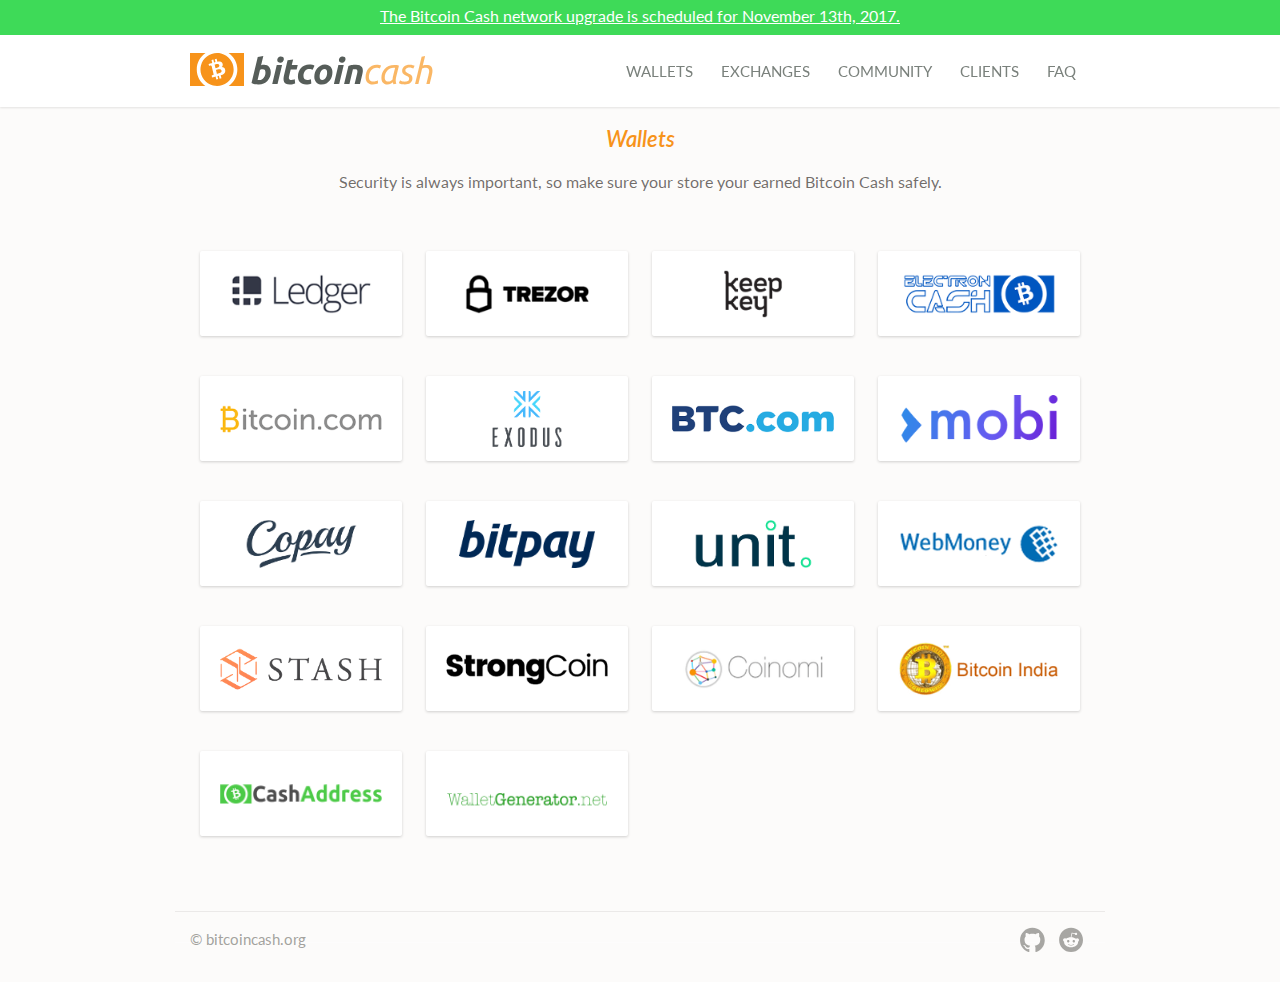
<file: wallets/index.html>
<!DOCTYPE html>
 <html><head><meta charset="utf-8"/><meta http-equiv="x-ua-compatible" content="ie=edge"/><meta name="viewport" content="width=device-width, initial-scale=1, shrink-to-fit=no"/><link rel="preload" href="/component---src-layouts-index-js-f1b4e95ae78144b74a7f.js" as="script"/><link rel="preload" href="/component---src-templates-info-js-456c077464030086524b.js" as="script"/><link rel="preload" href="/path---wallets-15496360a031353c4d8b.js" as="script"/><link rel="preload" href="/app-acb2a2330e5158d832f8.js" as="script"/><link rel="preload" href="/commons-fbc9633fc2915bf12a96.js" as="script"/><script id="webpack-manifest">
            //<![CDATA[
            window.webpackManifest = {"231608221292675":"app-acb2a2330e5158d832f8.js","192376757782131":"component---src-templates-info-js-456c077464030086524b.js","162898551421021":"component---src-pages-404-js-4503918ea3a16cfcdb75.js","35783957827783":"component---src-pages-index-js-e72ae71e5cd99b4c4e32.js","60335399758886":"path----131f9aef94525eeb6ecd.js","89964437801898":"path---exchanges-aedddb7d2831cb4c5e86.js","84887730282209":"path---faq-65c5b6e42cca383a7978.js","80240100688149":"path---clients-959b3fa8e5e3911490f8.js","97786326051841":"path---projects-44917730f01d3f184af6.js","152129398714684":"path---wallets-15496360a031353c4d8b.js","257431895517821":"path---services-eb6c0a51d577ce4ad221.js","254022195166212":"path---404-a0e39f21c11f6a62c5ab.js","142629428675168":"path---index-a0e39f21c11f6a62c5ab.js","178698757827068":"path---404-html-a0e39f21c11f6a62c5ab.js","114276838955818":"component---src-layouts-index-js-f1b4e95ae78144b74a7f.js","219263751331854":"component---src-layouts-landing-page-js-d3e55fa6e1a7f02f0cac.js"}
            //]]>
            </script><title data-react-helmet="true">Bitcoin Cash - Peer-to-Peer Electronic Cash</title><meta data-react-helmet="true" name="description" content="Bitcoin Cash brings sound money to the world. Merchants and users are empowered with low fees and reliable confirmations. The future shines brightly with unrestricted growth, global adoption, permissionless innovation, and decentralized development."/><meta data-react-helmet="true" name="og:title" content="Bitcoin Cash - Peer-to-Peer Electronic Cash"/><meta data-react-helmet="true" name="og:description" content="Bitcoin Cash brings sound money to the world. Merchants and users are empowered with low fees and reliable confirmations. The future shines brightly with unrestricted growth, global adoption, permissionless innovation, and decentralized development."/><meta data-react-helmet="true" name="og:image" content="/static/images/bitcoin-cash-logotype.png"/><meta data-react-helmet="true" name="viewport" content="width=device-width, initial-scale=1.0, maximum-scale=1.0, user-scalable=no"/><style id="__jsx-style-2941405734">a[data-jsx="2941405734"]{background-color:#3eda58;margin-top:-7px;display:block;padding:10px;padding-top:13px;color:white;text-align:center;text-decoration:none;font-weight:400}a[data-jsx="2941405734"]:hover{text-decoration:underline}
/*# sourceMappingURL=[data-uri] */
/*@ sourceURL=src/components/layout/Header/index.js */</style><style id="__jsx-style-3076129719">.content[data-jsx="3076129719"]{max-width:900px;padding:15px;margin:0 auto}
/*# sourceMappingURL=[data-uri] */
/*@ sourceURL=src/components/layout/Content.js */</style><style id="__jsx-style-1866970668">header[data-jsx="1866970668"]{position:fixed;top:0;left:0;right:0;z-index:10;-webkit-transition:background-color 0.3s;transition:background-color 0.3s}header[data-solid="true"][data-jsx="1866970668"]{background-color:white;box-shadow:0 1px 2px 0 rgba(0,0,0,0.10)}header[data-solid="true"][data-jsx="1866970668"] #logomark,header[data-solid="true"][data-jsx="1866970668"] #cash{-webkit-fill:#f7931a;fill:#f7931a;-webkit-fill-opacity:1;fill-opacity:1}header[data-solid="true"][data-jsx="1866970668"] #bitcoin{-webkit-fill:#565d59;fill:#565d59}header[data-solid="true"][data-jsx="1866970668"] nav[data-jsx="1866970668"] a,header[data-solid="true"][data-jsx="1866970668"] nav[data-jsx="1866970668"] span{color:#7A817C}header[data-solid="true"][data-jsx="1866970668"] nav[data-jsx="1866970668"] a:hover{color:#4e524f}nav[data-jsx="1866970668"]{-webkit-flex-grow:1;-ms-flex-grow:1;flex-grow:1;text-align:right}nav[data-jsx="1866970668"] a,nav[data-jsx="1866970668"] span{display:inline-block;padding:6px 8px;font-size:15px;color:rgba(255,255,255,0.85);margin:0 6px;text-transform:uppercase;text-decoration:none;cursor:pointer}nav[data-jsx="1866970668"] a:hover,nav[data-jsx="1866970668"] span:hover{color:white}.dropdown[data-jsx="1866970668"]{position:relative}.dropdown[data-jsx="1866970668"]:hover .box[data-jsx="1866970668"]{display:block}nav[data-jsx="1866970668"] .dropdown:hover{background-color:rgba(0,0,0,0.1);border-top-left-radius:5px;border-top-right-radius:5px}header[data-solid="true"][data-jsx="1866970668"] nav[data-jsx="1866970668"] .dropdown:hover{background-color:#56ac6f;color:white}.box[data-jsx="1866970668"]{position:absolute;border:1px solid #95ab9b;border-radius:3px;border-top-left-radius:0;padding:5px 0;top:100%;left:0;min-width:120%;text-align:left;background-color:white;display:none}.box[data-jsx="1866970668"] a{font-size:14px}.box[data-jsx="1866970668"] .dropdown{display:block;margin:0;border-radius:0 !important}header[data-solid="false"][data-jsx="1866970668"] .box[data-jsx="1866970668"] a{color:#737d76}.menu-button[data-jsx="1866970668"]{margin-right:10px;display:none}@media (max-width:800px){.menu-button[data-jsx="1866970668"]{display:block}nav[data-jsx="1866970668"]{position:absolute;top:69px;background-color:white;left:0;right:0;text-align:center;border-top:1px solid #00000026;box-shadow:0px 2px 2px rgba(0,0,0,0.08);display:none}nav[data-show="true"][data-jsx="1866970668"]{display:block}nav[data-jsx="1866970668"] a,nav[data-jsx="1866970668"] span{display:block;color:#566156;padding:18px 0}.dropdown[data-jsx="1866970668"]{padding-bottom:0;line-height:45px;padding-top:2px}.box[data-jsx="1866970668"]{position:relative;min-width:0}.box[data-jsx="1866970668"] .dropdown{text-align:center;padding:5px}}
/*# sourceMappingURL=[data-uri] */
/*@ sourceURL=src/components/layout/Header/index.js */</style><style id="__jsx-style-1115894064">.container[data-jsx="1115894064"]{padding-top:110px;text-align:center}h2[data-jsx="1115894064"]{font-weight:600;text-align:center;font-size:22px;font-style:italic;color:#F7931A}p[data-jsx="1115894064"]{font-size:16px;color:rgba(43,36,28,0.66);margin:20px 0}.content[data-jsx="1115894064"]{margin:40px 0}.content[data-card="true"][data-jsx="1115894064"]{background-color:white;padding:30px;box-shadow:0px 1px 3px rgba(0,0,0,0.22);border-radius:2px;text-align:left}.content[data-jsx="1115894064"] ul{text-align:left}.content[data-jsx="1115894064"] li{display:inline-block;width:calc(25% - 23px);margin:20px 10px;vertical-align:middle;text-align:center;-webkit-transition:-webkit-transform 0.1s;-webkit-transition:transform 0.1s;transition:transform 0.1s;position:relative}.content[data-jsx="1115894064"] li::after{content:"";position:absolute;left:0;right:0;bottom:0;height:0px;background-color:#f29d38;-webkit-transition:height 0.1s;transition:height 0.1s}.content[data-jsx="1115894064"] li:hover::after{height:4px}.content[data-jsx="1115894064"] li a{background:#FFFFFF;box-shadow:0 1px 3px 0 rgba(0,0,0,0.18);border-radius:2px;width:100%;height:85px;display:block;vertical-align:middle}.content[data-jsx="1115894064"] li img{position:relative;top:50%;-webkit-transform:translateY(-50%) scale(0.8);-ms-transform:translateY(-50%) scale(0.8);transform:translateY(-50%) scale(0.8);max-width:100%}.content[data-jsx="1115894064"] h3{color:rgb(131,146,135);margin:20px 0;font-size:20px;margin-top:30px;color:#2c38328a;font-weight:400;border-top:1px solid #00000021;padding-top:40px}.content[data-jsx="1115894064"] h3:first-child{margin-top:0;border-top:none;padding-top:0}.content[data-jsx="1115894064"] p{line-height:33px;font-weight:400;color:rgba(0,0,0,0.7)}@media (max-width:800px){.content[data-jsx="1115894064"] li{width:calc(33% - 21px)}}@media (max-width:600px){.content[data-jsx="1115894064"] li{width:calc(50% - 16px);margin:10px 7px}}
/*# sourceMappingURL=[data-uri] */
/*@ sourceURL=src/templates/info.js */</style><style id="__jsx-style-2073796484">footer[data-jsx="2073796484"]{padding-bottom:40px}p[data-jsx="2073796484"]{font-size:15px;color:rgba(147,146,142,0.86);float:left;margin-top:3px}.social[data-jsx="2073796484"]{float:right}a[data-jsx="2073796484"]{margin:0 7px}
/*# sourceMappingURL=[data-uri] */
/*@ sourceURL=src/components/layout/Footer/index.js */</style><link href="https://fonts.googleapis.com/css?family=Lato|Lato:700" rel="stylesheet"/><script>
  !function(e,t,r){function n(){for(;d[0]&&"loaded"==d[0][f];)c=d.shift(),c[o]=!i.parentNode.insertBefore(c,i)}for(var s,a,c,d=[],i=e.scripts[0],o="onreadystatechange",f="readyState";s=r.shift();)a=e.createElement(t),"async"in i?(a.async=!1,e.head.appendChild(a)):i[f]?(d.push(a),a[o]=n):e.write("<"+t+' src="'+s+'" defer></'+t+">"),a.src=s}(document,"script",[
  "/commons-fbc9633fc2915bf12a96.js","/app-acb2a2330e5158d832f8.js","/path---wallets-15496360a031353c4d8b.js","/component---src-templates-info-js-456c077464030086524b.js","/component---src-layouts-index-js-f1b4e95ae78144b74a7f.js"
])
  </script><style id="gatsby-inlined-css">*{margin:0;padding:0}body{font-family:Lato,Helvetica Neue,Helvetica,Arial,sans-serif;background-color:#fcfbfa}button{border:none;background:none;cursor:pointer}button:focus{outline:none}ol,ul{list-style-type:none;padding:0}p a{color:#f7931a;text-decoration:none}</style></head><body><div id="___gatsby"><div data-reactroot="" data-reactid="1" data-react-checksum="-243624890"><!-- react-empty: 2 --><header data-solid="true" data-jsx="1866970668" data-reactid="3"><a href="https://www.bitcoinabc.org/november" target="_blank" data-jsx="2941405734" data-reactid="4"><!-- react-text: 5 -->The Bitcoin Cash network upgrade is scheduled for November 13th, 2017.<!-- /react-text --><!-- react-empty: 6 --></a><div class="content" style="display:flex;align-items:center;position:relative;padding-top:18px;padding-bottom:18px;" data-jsx="3076129719" data-reactid="7"><a style="flex-grow:1;" href="/" data-reactid="8"><svg width="243px" height="33px" viewBox="0 0 243 33" version="1.1" data-reactid="9"><title data-reactid="10">logotype</title><desc data-reactid="11">Created with Sketch.</desc><defs data-reactid="12"></defs><g id="Page-1" stroke="none" stroke-width="1" fill="none" fill-rule="evenodd" data-reactid="13"><g id="Landing-page" transform="translate(-94.000000, -100.000000)" fill="#FFFFFF" data-reactid="14"><g id="header" transform="translate(94.000000, 93.000000)" data-reactid="15"><g id="logotype" transform="translate(0.000000, 7.000000)" data-reactid="16"><path d="M74.084,11.668 C75.2360058,11.668 76.2319958,11.871998 77.072,12.28 C77.9120042,12.688002 78.6079972,13.2399965 79.16,13.936 C79.7120028,14.6320035 80.1199987,15.4479953 80.384,16.384 C80.6480013,17.3200047 80.78,18.3279946 80.78,19.408 C80.78,21.0640083 80.4740031,22.6299926 79.862,24.106 C79.2499969,25.5820074 78.4160053,26.8659945 77.36,27.958 C76.3039947,29.0500055 75.0560072,29.9139968 73.616,30.55 C72.1759928,31.1860032 70.6160084,31.504 68.936,31.504 C68.7199989,31.504 68.3420027,31.4980001 67.802,31.486 C67.2619973,31.4739999 66.6440035,31.4200005 65.948,31.324 C65.2519965,31.2279995 64.5140039,31.084001 63.734,30.892 C62.9539961,30.699999 62.2160035,30.4360017 61.52,30.1 L67.748,3.928 L73.328,3.064 L71.096,12.352 C71.5760024,12.1359989 72.0559976,11.9680006 72.536,11.848 C73.0160024,11.7279994 73.5319972,11.668 74.084,11.668 Z M69.404,27.076 C70.2440042,27.076 71.0359963,26.872002 71.78,26.464 C72.5240037,26.055998 73.1659973,25.5100034 73.706,24.826 C74.2460027,24.1419966 74.6719984,23.3680043 74.984,22.504 C75.2960016,21.6399957 75.452,20.7400047 75.452,19.804 C75.452,18.6519942 75.2600019,17.7520032 74.876,17.104 C74.4919981,16.4559968 73.7840052,16.132 72.752,16.132 C72.4159983,16.132 71.9780027,16.1919994 71.438,16.312 C70.8979973,16.4320006 70.4120022,16.6839981 69.98,17.068 L67.604,26.932 C67.7480007,26.9560001 67.8739995,26.9799999 67.982,27.004 C68.0900005,27.0280001 68.2039994,27.0459999 68.324,27.058 C68.4440006,27.0700001 68.5879992,27.076 68.756,27.076 L69.404,27.076 Z M87.548,31 L82.22,31 L86.72,12.064 L92.084,12.064 L87.548,31 Z M90.14,9.76 C89.3959963,9.76 88.724003,9.53800222 88.124,9.094 C87.523997,8.64999778 87.224,7.97200456 87.224,7.06 C87.224,6.55599748 87.325999,6.08200222 87.53,5.638 C87.734001,5.19399778 88.0039983,4.81000162 88.34,4.486 C88.6760017,4.16199838 89.0659978,3.90400096 89.51,3.712 C89.9540022,3.51999904 90.4279975,3.424 90.932,3.424 C91.6760037,3.424 92.347997,3.64599778 92.948,4.09 C93.548003,4.53400222 93.848,5.21199544 93.848,6.124 C93.848,6.62800252 93.746001,7.10199778 93.542,7.546 C93.337999,7.99000222 93.0680017,8.37399838 92.732,8.698 C92.3959983,9.02200162 92.0060022,9.27999904 91.562,9.472 C91.1179978,9.66400096 90.6440025,9.76 90.14,9.76 Z M97.556,7.348 L103.136,6.484 L101.768,12.064 L107.744,12.064 L106.664,16.456 L100.724,16.456 L99.14,23.08 C98.9959993,23.6320028 98.9060002,24.1479976 98.87,24.628 C98.8339998,25.1080024 98.8939992,25.5219983 99.05,25.87 C99.2060008,26.2180017 99.4759981,26.487999 99.86,26.68 C100.244002,26.872001 100.771997,26.968 101.444,26.968 C102.020003,26.968 102.577997,26.9140005 103.118,26.806 C103.658003,26.6979995 104.203997,26.548001 104.756,26.356 L105.152,30.46 C104.431996,30.7240013 103.652004,30.951999 102.812,31.144 C101.971996,31.336001 100.976006,31.432 99.824,31.432 C98.1679917,31.432 96.8840046,31.1860025 95.972,30.694 C95.0599954,30.2019975 94.4120019,29.5300043 94.028,28.678 C93.6439981,27.8259957 93.4759998,26.8480055 93.524,25.744 C93.5720002,24.6399945 93.7399986,23.4760061 94.028,22.252 L97.556,7.348 Z M107.924,23.44 C107.924,21.8079918 108.187997,20.2720072 108.716,18.832 C109.244003,17.3919928 109.999995,16.1320054 110.984,15.052 C111.968005,13.9719946 113.161993,13.1200031 114.566,12.496 C115.970007,11.8719969 117.535991,11.56 119.264,11.56 C120.344005,11.56 121.309996,11.661999 122.162,11.866 C123.014004,12.070001 123.787997,12.3399983 124.484,12.676 L122.648,16.852 C122.167998,16.659999 121.670003,16.4860008 121.154,16.33 C120.637997,16.1739992 120.008004,16.096 119.264,16.096 C117.463991,16.096 116.048005,16.7019939 115.016,17.914 C113.983995,19.1260061 113.468,20.7759896 113.468,22.864 C113.468,24.0880061 113.731997,25.0779962 114.26,25.834 C114.788003,26.5900038 115.759993,26.968 117.176,26.968 C117.872003,26.968 118.543997,26.8960007 119.192,26.752 C119.840003,26.6079993 120.415997,26.4280011 120.92,26.212 L121.316,30.496 C120.643997,30.7600013 119.906004,30.993999 119.102,31.198 C118.297996,31.402001 117.320006,31.504 116.168,31.504 C114.679993,31.504 113.420005,31.2880022 112.388,30.856 C111.355995,30.4239978 110.504003,29.8420037 109.832,29.11 C109.159997,28.3779963 108.674002,27.5200049 108.374,26.536 C108.073999,25.5519951 107.924,24.5200054 107.924,23.44 Z M131.792,31.504 C130.519994,31.504 129.416005,31.3120019 128.48,30.928 C127.543995,30.5439981 126.770003,30.0040035 126.158,29.308 C125.545997,28.6119965 125.084002,27.7900047 124.772,26.842 C124.459998,25.8939953 124.304,24.8440058 124.304,23.692 C124.304,22.2519928 124.537998,20.8120072 125.006,19.372 C125.474002,17.9319928 126.163995,16.6360058 127.076,15.484 C127.988005,14.3319942 129.103993,13.3900037 130.424,12.658 C131.744007,11.9259963 133.255991,11.56 134.96,11.56 C136.208006,11.56 137.305995,11.7519981 138.254,12.136 C139.202005,12.5200019 139.981997,13.0599965 140.594,13.756 C141.206003,14.4520035 141.667998,15.2739953 141.98,16.222 C142.292002,17.1700047 142.448,18.2199942 142.448,19.372 C142.448,20.8120072 142.220002,22.2519928 141.764,23.692 C141.307998,25.1320072 140.636004,26.4279942 139.748,27.58 C138.859996,28.7320058 137.750007,29.6739963 136.418,30.406 C135.085993,31.1380037 133.544009,31.504 131.792,31.504 Z M134.456,16.096 C133.663996,16.096 132.968003,16.3239977 132.368,16.78 C131.767997,17.2360023 131.264002,17.8119965 130.856,18.508 C130.447998,19.2040035 130.142001,19.9659959 129.938,20.794 C129.733999,21.6220041 129.632,22.4079963 129.632,23.152 C129.632,24.3760061 129.823998,25.3179967 130.208,25.978 C130.592002,26.6380033 131.287995,26.968 132.296,26.968 C133.088004,26.968 133.783997,26.7400023 134.384,26.284 C134.984003,25.8279977 135.487998,25.2520035 135.896,24.556 C136.304002,23.8599965 136.609999,23.0980041 136.814,22.27 C137.018001,21.4419959 137.12,20.6560037 137.12,19.912 C137.12,18.6879939 136.928002,17.7460033 136.544,17.086 C136.159998,16.4259967 135.464005,16.096 134.456,16.096 Z M149.216,31 L143.888,31 L148.388,12.064 L153.752,12.064 L149.216,31 Z M151.808,9.76 C151.063996,9.76 150.392003,9.53800222 149.792,9.094 C149.191997,8.64999778 148.892,7.97200456 148.892,7.06 C148.892,6.55599748 148.993999,6.08200222 149.198,5.638 C149.402001,5.19399778 149.671998,4.81000162 150.008,4.486 C150.344002,4.16199838 150.733998,3.90400096 151.178,3.712 C151.622002,3.51999904 152.095997,3.424 152.6,3.424 C153.344004,3.424 154.015997,3.64599778 154.616,4.09 C155.216003,4.53400222 155.516,5.21199544 155.516,6.124 C155.516,6.62800252 155.414001,7.10199778 155.21,7.546 C155.005999,7.99000222 154.736002,8.37399838 154.4,8.698 C154.063998,9.02200162 153.674002,9.27999904 153.23,9.472 C152.785998,9.66400096 152.312003,9.76 151.808,9.76 Z M158.432,12.928 C158.840002,12.8079994 159.289998,12.6700008 159.782,12.514 C160.274002,12.3579992 160.825997,12.2140007 161.438,12.082 C162.050003,11.9499993 162.733996,11.8420004 163.49,11.758 C164.246004,11.6739996 165.103995,11.632 166.064,11.632 C168.896014,11.632 170.839995,12.4479918 171.896,14.08 C172.952005,15.7120082 173.132003,17.9439858 172.436,20.776 L169.988,31 L164.624,31 L167,20.992 C167.144001,20.3679969 167.258,19.7620029 167.342,19.174 C167.426,18.5859971 167.42,18.0700022 167.324,17.626 C167.228,17.1819978 167.006002,16.8220014 166.658,16.546 C166.309998,16.2699986 165.776004,16.132 165.056,16.132 C164.359997,16.132 163.652004,16.2039993 162.932,16.348 L159.44,31 L154.076,31 L158.432,12.928 Z" id="bitcoin" data-reactid="17"></path><path d="M175.568,24.304 C175.568,22.6719918 175.813998,21.1000076 176.306,19.588 C176.798002,18.0759924 177.523995,16.7440058 178.484,15.592 C179.444005,14.4399942 180.619993,13.5220034 182.012,12.838 C183.404007,12.1539966 184.999991,11.812 186.8,11.812 C187.592004,11.812 188.347996,11.8659995 189.068,11.974 C189.788004,12.0820005 190.471997,12.2919984 191.12,12.604 L189.86,15.412 C189.475998,15.1959989 189.026003,15.0280006 188.51,14.908 C187.993997,14.7879994 187.328004,14.728 186.512,14.728 C185.335994,14.728 184.280005,14.9859974 183.344,15.502 C182.407995,16.0180026 181.610003,16.7019957 180.95,17.554 C180.289997,18.4060043 179.786002,19.3899944 179.438,20.506 C179.089998,21.6220056 178.916,22.779994 178.916,23.98 C178.916,24.6040031 178.981999,25.1919972 179.114,25.744 C179.246001,26.2960028 179.479998,26.7819979 179.816,27.202 C180.152002,27.6220021 180.601997,27.9519988 181.166,28.192 C181.730003,28.4320012 182.443996,28.552 183.308,28.552 C183.740002,28.552 184.195998,28.5100004 184.676,28.426 C185.156002,28.3419996 185.599998,28.2400006 186.008,28.12 C186.416002,27.9999994 186.781998,27.8740007 187.106,27.742 C187.430002,27.6099993 187.663999,27.4840006 187.808,27.364 L188.096,30.208 C187.639998,30.4960014 186.932005,30.7779986 185.972,31.054 C185.011995,31.3300014 183.920006,31.468 182.696,31.468 C181.543994,31.468 180.524004,31.2940017 179.636,30.946 C178.747996,30.5979983 178.004003,30.1060032 177.404,29.47 C176.803997,28.8339968 176.348002,28.0780044 176.036,27.202 C175.723998,26.3259956 175.568,25.3600053 175.568,24.304 Z M203.432,31.216 C203.311999,30.9519987 203.192001,30.6580016 203.072,30.334 C202.951999,30.0099984 202.856,29.6680018 202.784,29.308 C202.255997,29.7880024 201.548004,30.2679976 200.66,30.748 C199.771996,31.2280024 198.680006,31.468 197.384,31.468 C196.327995,31.468 195.422004,31.3000017 194.666,30.964 C193.909996,30.6279983 193.292002,30.160003 192.812,29.56 C192.331998,28.959997 191.978001,28.2520041 191.75,27.436 C191.521999,26.6199959 191.408,25.7200049 191.408,24.736 C191.408,23.127992 191.677997,21.5560077 192.218,20.02 C192.758003,18.4839923 193.567995,17.116006 194.648,15.916 C195.728005,14.715994 197.083992,13.7440037 198.716,13 C200.348008,12.2559963 202.255989,11.884 204.44,11.884 C205.088003,11.884 205.843996,11.9559993 206.708,12.1 C207.572004,12.2440007 208.315997,12.4839983 208.94,12.82 L206.168,24.124 C206.047999,24.6760028 205.946,25.2039975 205.862,25.708 C205.778,26.2120025 205.736,26.7399972 205.736,27.292 C205.736,27.8440028 205.784,28.4019972 205.88,28.966 C205.976,29.5300028 206.143999,30.1359968 206.384,30.784 L203.432,31.216 Z M198.068,28.624 C199.076005,28.624 199.939996,28.4080022 200.66,27.976 C201.380004,27.5439978 202.003997,27.0400029 202.532,26.464 C202.556,26.055998 202.598,25.6300022 202.658,25.186 C202.718,24.7419978 202.796,24.2920023 202.892,23.836 L205.052,14.908 C204.931999,14.8599998 204.734001,14.8240001 204.458,14.8 C204.181999,14.7759999 203.936001,14.764 203.72,14.764 C202.351993,14.764 201.116006,15.0279974 200.012,15.556 C198.907994,16.0840026 197.966004,16.7859956 197.186,17.662 C196.405996,18.5380044 195.806002,19.5579942 195.386,20.722 C194.965998,21.8860058 194.756,23.1039936 194.756,24.376 C194.756,24.8800025 194.804,25.3899974 194.9,25.906 C194.996,26.4220026 195.169999,26.877998 195.422,27.274 C195.674001,27.670002 196.009998,27.9939987 196.43,28.246 C196.850002,28.4980013 197.395997,28.624 198.068,28.624 Z M214.88,28.66 C215.384003,28.66 215.893997,28.6120005 216.41,28.516 C216.926003,28.4199995 217.381998,28.2640011 217.778,28.048 C218.174002,27.8319989 218.497999,27.5380019 218.75,27.166 C219.002001,26.7939981 219.128,26.3320028 219.128,25.78 C219.128,25.4199982 219.068001,25.1020014 218.948,24.826 C218.827999,24.5499986 218.636001,24.2920012 218.372,24.052 C218.107999,23.8119988 217.778002,23.5780011 217.382,23.35 C216.985998,23.1219989 216.512003,22.8640014 215.96,22.576 C215.407997,22.3119987 214.904002,22.0480013 214.448,21.784 C213.991998,21.5199987 213.590002,21.2080018 213.242,20.848 C212.893998,20.4879982 212.624001,20.0620025 212.432,19.57 C212.239999,19.0779975 212.144,18.4840035 212.144,17.788 C212.144,15.987991 212.791994,14.5420055 214.088,13.45 C215.384006,12.3579945 217.267988,11.812 219.74,11.812 C220.892006,11.812 221.905996,11.9259989 222.782,12.154 C223.658004,12.3820011 224.263998,12.591999 224.6,12.784 L223.34,15.52 C223.003998,15.327999 222.464004,15.1240011 221.72,14.908 C220.975996,14.6919989 220.148005,14.584 219.236,14.584 C218.779998,14.584 218.324002,14.6319995 217.868,14.728 C217.411998,14.8240005 216.998002,14.9859989 216.626,15.214 C216.253998,15.4420011 215.954001,15.7419981 215.726,16.114 C215.497999,16.4860019 215.384,16.9359974 215.384,17.464 C215.384,18.1120032 215.635997,18.6459979 216.14,19.066 C216.644003,19.4860021 217.399995,19.9239977 218.408,20.38 C219.032003,20.6680014 219.589998,20.9619985 220.082,21.262 C220.574002,21.5620015 220.993998,21.8979981 221.342,22.27 C221.690002,22.6420019 221.953999,23.0799975 222.134,23.584 C222.314001,24.0880025 222.404,24.6879965 222.404,25.384 C222.404,26.392005 222.212002,27.2799962 221.828,28.048 C221.443998,28.8160038 220.910003,29.4519975 220.226,29.956 C219.541997,30.4600025 218.732005,30.8379987 217.796,31.09 C216.859995,31.3420013 215.840006,31.468 214.736,31.468 C213.919996,31.468 213.182003,31.4140005 212.522,31.306 C211.861997,31.1979995 211.286002,31.0720007 210.794,30.928 C210.301998,30.7839993 209.894002,30.6340008 209.57,30.478 C209.245998,30.3219992 209.000001,30.1960005 208.832,30.1 L210.128,27.364 C210.296001,27.4600005 210.529998,27.5799993 210.83,27.724 C211.130001,27.8680007 211.489998,28.0119993 211.91,28.156 C212.330002,28.3000007 212.791997,28.4199995 213.296,28.516 C213.800003,28.6120005 214.327997,28.66 214.88,28.66 Z M225.032,31 L231.62,3.64 L235.112,3.064 L232.808,12.532 C233.360003,12.339999 233.941997,12.1840006 234.554,12.064 C235.166003,11.9439994 235.783997,11.884 236.408,11.884 C237.488005,11.884 238.417996,12.0339985 239.198,12.334 C239.978004,12.6340015 240.607998,13.0419974 241.088,13.558 C241.568002,14.0740026 241.921999,14.6979963 242.15,15.43 C242.378001,16.1620037 242.492,16.9599957 242.492,17.824 C242.492,18.8800053 242.324002,20.0799933 241.988,21.424 L239.684,31 L236.336,31 L238.46,22.144 C238.628001,21.4719966 238.789999,20.7880035 238.946,20.092 C239.102001,19.3959965 239.18,18.7360031 239.18,18.112 C239.18,17.1519952 238.916003,16.3540032 238.388,15.718 C237.859997,15.0819968 236.876007,14.764 235.436,14.764 C234.859997,14.764 234.266003,14.8179995 233.654,14.926 C233.041997,15.0340005 232.532002,15.183999 232.124,15.376 L228.38,31 L225.032,31 Z" id="cash" opacity="0.669723732" data-reactid="18"></path><g id="logomark" fill-rule="nonzero" data-reactid="19"><path d="M15.5301299,-6.13464834e-12 C10.2332931,3.62753361 6.76280835,9.68753569 6.76280835,16.5507692 C6.76280835,23.3503613 10.1692292,29.3615493 15.3832527,33 L0,33 L0,0 L15.5301299,0 Z M38.5723368,0 L54,0 L54,33 L38.7192141,33 C43.9332376,29.3615493 47.3396584,23.3503613 47.3396584,16.5507692 C47.3396584,9.68753569 43.8691737,3.62753361 38.5723368,-6.13464834e-12 Z M43.1539935,20.4285014 C40.9366705,29.2405733 31.9288608,34.6034821 23.0341481,32.40599 C14.1430668,30.2090119 8.73049535,21.2833387 10.9488559,12.4717808 C13.1651413,3.6586808 22.172951,-1.70474208 31.0650698,0.492236012 C39.9592638,2.6892141 45.3713165,11.6159154 43.1539935,20.4285014 L43.1539935,20.4285014 Z M32.5102106,10.6235988 C31.7751715,8.53726877 29.7381179,8.28872828 27.3392641,8.67586559 L26.6069965,5.70959611 L24.7877126,6.16788173 L25.5007316,9.05595755 C25.0224701,9.17644764 24.535892,9.30892275 24.0525445,9.4408436 L23.3351835,6.53355112 L21.5168158,6.99134963 L22.248143,9.95695558 C21.8562189,10.0641182 21.4711899,10.168778 21.0940681,10.2639977 L21.0915596,10.2548597 L18.5820428,10.8858391 L19.0585303,12.8141066 C19.0585303,12.8141066 20.3957645,12.4504005 20.3794935,12.4805773 C21.1164748,12.2952441 21.4611228,12.6594328 21.6213258,13.0082484 L22.4556256,16.3874241 C22.506545,16.3748939 22.5734011,16.3602894 22.6510351,16.3515895 C22.5904478,16.3669332 22.5254725,16.3828647 22.458906,16.400224 L23.6269935,21.1342918 C23.6514677,21.3726013 23.6057269,21.7739061 23.0910842,21.9044322 C23.1194153,21.9190383 21.7684815,22.237088 21.7684815,22.237088 L21.9392624,24.4843974 L24.3068461,23.8881617 C24.747569,23.7777412 25.1829164,23.6759966 25.6091738,23.5715222 L26.3504866,26.5713789 L28.1679381,26.1140675 L27.435164,23.1457403 C27.9366924,23.0303319 28.4205719,22.9126723 28.8919139,22.7935343 L29.6204673,25.7483981 L31.4397511,25.2901125 L30.7010911,22.2952448 C33.7167677,21.3509214 35.6687811,20.0471506 35.2309772,17.1296752 C34.8790206,14.7803165 33.5382392,14.0300825 31.6998359,14.0534835 C32.6230732,13.2548357 33.0507145,12.1495707 32.5102106,10.6235988 L32.5102106,10.6235988 Z M31.5602458,17.6834272 C32.1146683,19.9251328 28.1835974,20.6440992 26.9508753,20.9557258 L25.9701603,16.980716 C27.2036058,16.6704501 30.9831731,15.3449747 31.5602458,17.6834272 Z M29.3055006,12.292748 C29.8084254,14.3326199 26.5237098,14.9068768 25.4966905,15.1655605 L24.6069121,11.5604883 C25.6339315,11.3018045 28.7801196,10.1653344 29.3055006,12.292748 Z" id="Combined-Shape" data-reactid="20"></path></g></g></g></g></g></svg></a><button class="menu-button" data-jsx="1866970668" data-reactid="21"><svg width="29px" height="23px" viewBox="0 0 29 23" version="1.1" data-reactid="22"><title data-reactid="23">menu</title><desc data-reactid="24">Created with Sketch.</desc><defs data-reactid="25"></defs><g id="Page-1" stroke="none" stroke-width="1" fill="none" fill-rule="evenodd" data-reactid="26"><g id="Generic-page" transform="translate(-339.000000, -109.000000)" fill="#56AC6F" data-reactid="27"><g id="header" transform="translate(0.000000, 75.000000)" data-reactid="28"><path d="M341.5,34 L365.5,34 C366.880712,34 368,35.1192881 368,36.5 L368,36.5 C368,37.8807119 366.880712,39 365.5,39 L341.5,39 C340.119288,39 339,37.8807119 339,36.5 L339,36.5 L339,36.5 C339,35.1192881 340.119288,34 341.5,34 L341.5,34 Z M341.5,43 L365.5,43 C366.880712,43 368,44.1192881 368,45.5 C368,46.8807119 366.880712,48 365.5,48 L341.5,48 C340.119288,48 339,46.8807119 339,45.5 C339,44.1192881 340.119288,43 341.5,43 L341.5,43 Z M341.5,52 L365.5,52 C366.880712,52 368,53.1192881 368,54.5 C368,55.8807119 366.880712,57 365.5,57 L341.5,57 C340.119288,57 339,55.8807119 339,54.5 C339,53.1192881 340.119288,52 341.5,52 L341.5,52 Z" id="menu" data-reactid="29"></path></g></g></g></svg></button><nav data-show="false" data-jsx="1866970668" data-reactid="30"><a href="/wallets" data-reactid="31">Wallets</a><a href="/exchanges" data-reactid="32">Exchanges</a><span class="dropdown" data-jsx="1866970668" data-reactid="33"><!-- react-text: 34 -->Community<!-- /react-text --><div class="box" data-jsx="1866970668" data-reactid="35"><a class="dropdown" href="/services" data-reactid="36">Services</a><a class="dropdown" href="/projects" data-reactid="37">Projects</a></div></span><a href="/clients" data-reactid="38">Clients</a><a href="/faq" data-reactid="39">FAQ</a></nav><!-- react-empty: 40 --></div><!-- react-empty: 41 --></header><div class="container" data-jsx="1115894064" data-reactid="42"><div class="content" data-jsx="3076129719" data-reactid="43"><h2 data-jsx="1115894064" data-reactid="44">Wallets</h2><p data-jsx="1115894064" data-reactid="45">Security is always important, so make sure your store your earned Bitcoin Cash safely.</p><div class="content" data-card="false" data-jsx="1115894064" data-reactid="46"><ul>
<li>
<p><a href="http://www.ledgerwallet.com/"><img src="/images/wallets/ledger.png" alt="Ledger"></a></p>
</li>
<li>
<p><a href="https://wallet.trezor.io/"><img src="/images/wallets/trezor.png" alt="Trezor"></a></p>
</li>
<li>
<p><a href="https://support.keepkey.com/support/solutions/articles/24000012739-bitcoin-cash-update-8-29-17"><img src="/images/wallets/keepkey.png" alt="KeepKey"></a></p>
</li>
<li>
<p><a href="https://electroncash.org/"><img src="/images/wallets/electroncash.png" alt="Electron Cash"></a></p>
</li>
<li>
<p><a href="https://www.bitcoin.com/choose-your-wallet/bitcoin-com-wallet"><img src="/images/wallets/bitcoindotcom.png" alt="Bitcoin.com"></a></p>
</li>
<li>
<p><a href="https://www.exodus.io/"><img src="/images/wallets/exodus.png" alt="Exodus"></a></p>
</li>
<li>
<p><a href="https://bcc-wallet.btc.com/"><img src="/images/wallets/btcdotcom.png" alt="BTC.com"></a></p>
</li>
<li>
<p><a href="https://www.mobi.me/"><img src="/images/wallets/mobi.png" alt="Mobi"></a></p>
</li>
<li>
<p><a href="https://blog.bitpay.com/bitcoin-cash-wallet-beta/"><img src="/images/wallets/copay.png" alt="Copay"></a></p>
</li>
<li>
<p><a href="https://bitpay.com/wallet"><img src="/images/wallets/bitpay.png" alt="BitPay"></a></p>
</li>
<li>
<p><a href="https://www.unitwallet.co/"><img src="/images/wallets/unit.png" alt="Unit"></a></p>
</li>
<li>
<p><a href="https://www.wmtransfer.com/"><img src="/images/wallets/webmoney.png" alt="WebMoney"></a></p>
</li>
<li>
<p><a href="https://stashcrypto.com/"><img src="/images/wallets/stashwallet.png" alt="Stash"></a></p>
</li>
<li>
<p><a href="https://strongcoin.com/"><img src="/images/wallets/strongcoin.png" alt="StrongCoin"></a></p>
</li>
<li>
<p><a href="https://coinomi.com/"><img src="/images/wallets/coinomi.png" alt="Coinomi"></a></p>
</li>
<li>
<p><a href="https://bitcoin-india.org/"><img src="/images/wallets/bitcoinindia.png" alt="Bitcoin India"></a></p>
</li>
<li>
<p><a href="https://cashaddress.org/"><img src="/images/wallets/cashaddress.png" alt="CashAddress"></a></p>
</li>
<li>
<p><a href="https://walletgenerator.net/?currency=BitcoinCash"><img src="/images/wallets/walletgenerator.png" alt="WalletGenerator"></a></p>
</li>
</ul></div><!-- react-empty: 47 --></div><!-- react-empty: 48 --></div><footer data-jsx="2073796484" data-reactid="49"><div class="content" style="border-top:1px solid rgba(147,146,142,0.16);box-shadow:0 1px 0 0 rgba(255,255,255,0.40);" data-jsx="3076129719" data-reactid="50"><p data-jsx="2073796484" data-reactid="51">© bitcoincash.org</p><div class="social" data-jsx="2073796484" data-reactid="52"><a href="https://github.com/bitcoincashorg/website" target="_blank" data-jsx="2073796484" data-reactid="53"><svg width="25px" height="25px" viewBox="0 0 25 25" version="1.1" data-reactid="54"><title data-reactid="55">github</title><desc data-reactid="56">Created with Sketch.</desc><defs data-reactid="57"></defs><g id="Page-1" stroke="none" stroke-width="1" fill="none" fill-rule="evenodd" opacity="0.799026268" data-reactid="58"><g id="Landing-page" transform="translate(-841.000000, -2767.000000)" fill="#93928E" data-reactid="59"><g id="social" transform="translate(801.000000, 2767.000000)" data-reactid="60"><path d="M40.0508475,13.2090308 C40.0508475,18.6896627 43.5883941,23.3376019 48.4952544,24.9772374 C49.1124826,25.0907985 49.3378237,24.7077478 49.3378237,24.3807266 C49.3378237,24.0854871 49.3265133,23.1074759 49.3204842,22.071909 C45.8869505,22.8213203 45.1611997,20.6093978 45.1611997,20.6093978 C44.5990045,19.1771664 43.7903425,18.7956418 43.7903425,18.7956418 C42.668195,18.0265365 43.8754725,18.0416764 43.8754725,18.0416764 C45.1151861,18.1279615 45.767865,19.3194812 45.767865,19.3194812 C46.8696827,21.2149925 48.6587859,20.6669293 49.3611681,20.3489921 C49.4734046,19.5496071 49.7929433,19.0015439 50.1449423,18.6926907 C47.4039996,18.3793075 44.5206271,17.3149627 44.5206271,12.5625463 C44.5206271,11.2075161 45.0022021,10.10233 45.790486,9.2340526 C45.6646239,8.91914337 45.2395771,7.65722938 45.9125618,5.95022753 C45.9125618,5.95022753 46.9480601,5.61715045 49.308402,7.22197637 C50.2926295,6.94567985 51.3484818,6.80942105 52.398281,6.80486698 C53.4473325,6.80942105 54.5039084,6.94718173 55.4896792,7.22347825 C57.8455355,5.61715045 58.882529,5.95172941 58.882529,5.95172941 C59.5577806,7.66025736 59.1327339,8.92064524 59.0061242,9.2340526 C59.7974226,10.10233 60.2752355,11.2075403 60.2752355,12.5625463 C60.2752355,17.3270746 57.3873291,18.3762553 54.6365953,18.6836067 C55.0812485,19.0681594 55.4746307,19.8221247 55.4746307,20.9788106 C55.4746307,22.6366382 55.4580388,23.9734763 55.4580388,24.3822527 C55.4580388,24.7123018 55.6826082,25.0983563 56.3081324,24.9772374 C61.2112547,23.3345739 64.7457627,18.6866347 64.7457627,13.2090308 C64.7457627,6.35975488 59.2171403,0.806451613 52.3983051,0.806451613 C45.5794698,0.806451613 40.0508475,6.35975488 40.0508475,13.2090308 Z" id="github" data-reactid="61"></path></g></g></g></svg></a><a href="https://www.reddit.com/r/Bitcoincash/" target="_blank" data-jsx="2073796484" data-reactid="62"><svg width="24px" height="25px" viewBox="0 0 24 25" version="1.1" data-reactid="63"><title data-reactid="64">reddit</title><desc data-reactid="65">Created with Sketch.</desc><defs data-reactid="66"></defs><g id="Page-1" stroke="none" stroke-width="1" fill="none" fill-rule="evenodd" opacity="0.799026268" data-reactid="67"><g id="Landing-page" transform="translate(-881.000000, -2767.000000)" fill-rule="nonzero" fill="#93928E" data-reactid="68"><g id="social" transform="translate(801.000000, 2767.000000)" data-reactid="69"><path d="M92.0508475,25 C85.4515127,25 80.1016949,19.5840897 80.1016949,12.9032258 C80.1016949,6.2223619 85.4515127,0.806451613 92.0508475,0.806451613 C98.6501822,0.806451613 104,6.2223619 104,12.9032258 C104,19.5840897 98.6501822,25 92.0508475,25 Z M100.016676,13.0129723 C99.9809971,12.0257366 99.1722703,11.2548396 98.2059608,11.2883568 C97.7778113,11.303592 97.3704747,11.4833664 97.0612557,11.7850217 C95.6995025,10.8343503 94.0998886,10.3133092 92.4556758,10.2767449 L93.2316967,6.45272997 L95.7916736,7.00424128 C95.8630318,7.67763356 96.4517373,8.16515738 97.1088278,8.0920288 C97.7659183,8.01890023 98.2416399,7.41558951 98.1702817,6.74219723 C98.0989234,6.06880496 97.5102179,5.58128114 96.8531275,5.65440971 C96.4755234,5.69402102 96.1365718,5.91950079 95.9492564,6.25467341 L93.0176219,5.65440971 C92.8184135,5.60870436 92.6192051,5.73667936 92.5746062,5.94387698 C92.5746062,5.946924 92.5746062,5.946924 92.5746062,5.94997103 L91.6915479,10.2036163 C90.0265223,10.2310396 88.4060955,10.7551277 87.0265029,11.7118932 C86.3248135,11.0354539 85.2187607,11.0689711 84.558697,11.7911158 C83.8986332,12.5102134 83.9313391,13.6437063 84.6360017,14.3201456 C84.7727717,14.4511676 84.9303545,14.5639075 85.1057768,14.6431301 C85.0938838,14.8229045 85.0938838,15.0026789 85.1057768,15.1824533 C85.1057768,17.9278218 88.2276999,20.1612903 92.0780718,20.1612903 C95.9284436,20.1612903 99.0503667,17.9308689 99.0503667,15.1824533 C99.0622597,15.0026789 99.0622597,14.8229045 99.0503667,14.6431301 C99.6509652,14.3353807 100.028569,13.7015997 100.016676,13.0129723 Z M88.0552508,14.240923 C88.0552508,13.5644837 88.5934109,13.0129723 89.2534747,13.0129723 C89.9135384,13.0129723 90.4516985,13.5644837 90.4516985,14.240923 C90.4516985,14.9173623 89.9135384,15.4688736 89.2534747,15.4688736 C88.5904377,15.4627795 88.0552508,14.9173623 88.0552508,14.240923 Z M95.0037597,17.6109313 C94.1534073,18.2660415 93.1127663,18.6012141 92.0483391,18.5555087 C90.983912,18.6012141 89.943271,18.2660415 89.0929186,17.6109313 C88.9799347,17.4707683 89.0007476,17.2605236 89.1375175,17.1447367 C89.2564479,17.0441849 89.4259237,17.0441849 89.5478274,17.1447367 C90.2673564,17.6840599 91.1444681,17.9582921 92.0364461,17.9156337 C92.9284241,17.9643861 93.8085091,17.7023421 94.5369578,17.1691129 C94.6677813,17.0380909 94.881856,17.0411379 95.0097062,17.1752069 C95.1375564,17.309276 95.1345831,17.5286617 95.0037597,17.6596837 L95.0037597,17.6109313 Z M94.789685,15.5115319 C94.1296212,15.5115319 93.5914611,14.9600206 93.5914611,14.2835813 C93.5914611,13.607142 94.1296212,13.0556307 94.789685,13.0556307 C95.4497487,13.0556307 95.9879088,13.607142 95.9879088,14.2835813 C96.0146681,14.9600206 95.5002941,15.5298141 94.8402304,15.5572373 C94.8194176,15.5572373 94.801578,15.5572373 94.7807652,15.5572373 L94.789685,15.5115319 Z" id="reddit" data-reactid="70"></path></g></g></g></svg></a></div><!-- react-empty: 71 --></div><!-- react-empty: 72 --></footer></div></div></body></html>
</file>
